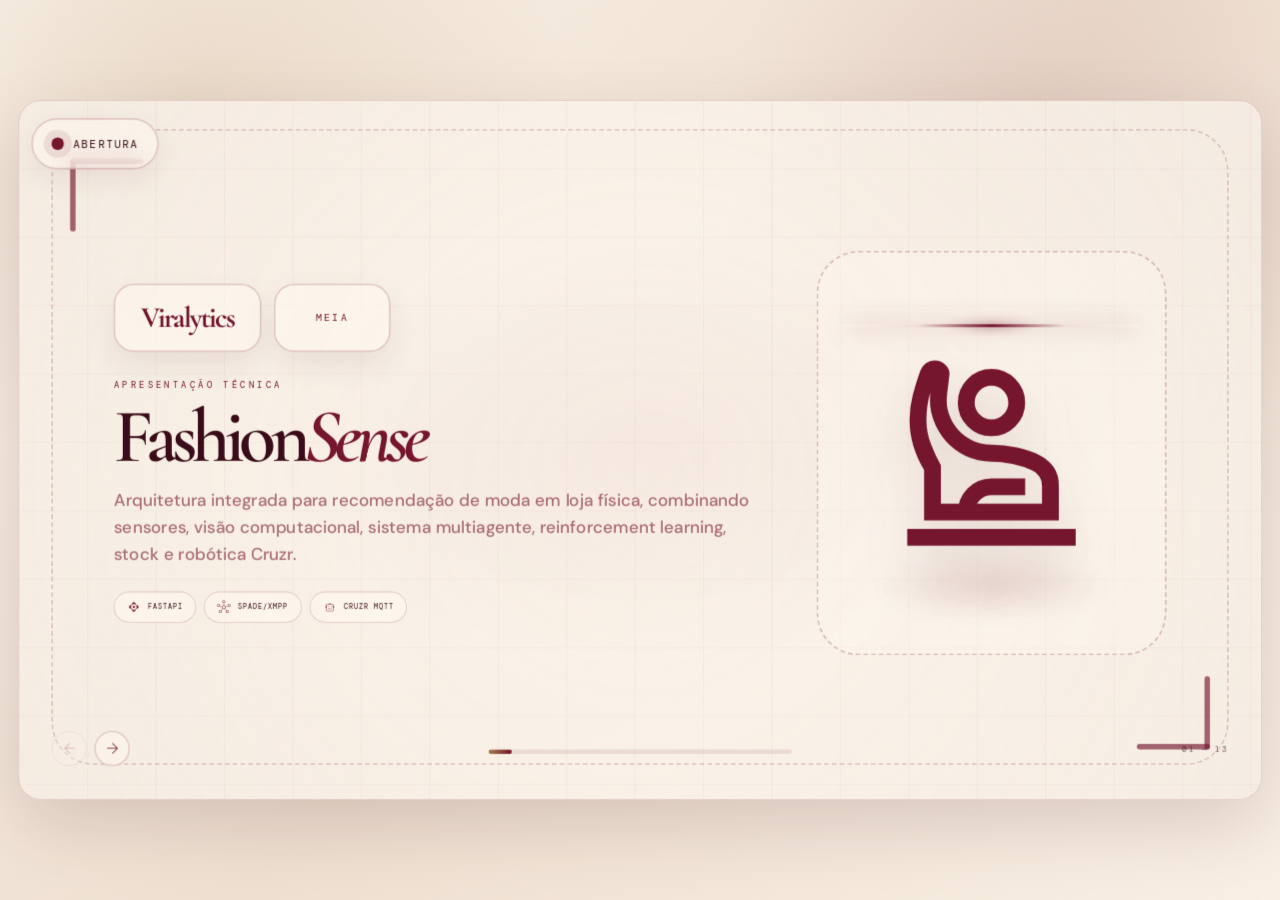
<file: fashionsense_tecnico.html>
<!DOCTYPE html>
<html lang="pt">
<head>
  <meta charset="UTF-8" />
  <meta name="viewport" content="width=device-width, initial-scale=1.0" />
  <title>FashionSense — Apresentação Técnica</title>

  <link rel="preconnect" href="https://fonts.googleapis.com">
  <link rel="preconnect" href="https://fonts.gstatic.com" crossorigin>
  <link href="https://fonts.googleapis.com/css2?family=Cormorant+Garamond:ital,wght@0,300;0,500;0,600;0,700;1,500;1,600&family=DM+Sans:wght@300;400;500;600;700&family=DM+Mono:wght@300;400;500&display=swap" rel="stylesheet">
  <link href="https://fonts.googleapis.com/css2?family=Material+Symbols+Outlined:opsz,wght,FILL,GRAD@24,200,0,-25" rel="stylesheet">

  <style>
    :root{
      --paper:#F6EDE3;
      --paper2:#FFF8EF;
      --paper3:#E8D7C7;
      --bordo:#76152E;
      --bordo2:#9E294A;
      --bordo3:#3A0B18;
      --gold:#AA7F4E;
      --muted:rgba(58,11,24,.62);
      --muted2:rgba(58,11,24,.42);
      --line:rgba(118,21,46,.20);
      --dash:rgba(118,21,46,.20);
      --shadow:0 32px 90px rgba(58,11,24,.15);
      --ease:cubic-bezier(.16,1,.3,1);
    }

    *{box-sizing:border-box;margin:0;padding:0}
    html,body{width:100%;height:100%;overflow:hidden}
    body{
      background:
        radial-gradient(circle at 15% 13%, rgba(170,127,78,.18), transparent 28%),
        radial-gradient(circle at 82% 18%, rgba(118,21,46,.10), transparent 26%),
        linear-gradient(135deg,#FBF3EA,#EFE0D1 52%,#FAF0E5);
      font-family:"DM Sans",sans-serif;
      color:var(--bordo3);
    }

    .ms{font-family:"Material Symbols Outlined";font-weight:200;font-style:normal;font-size:24px;line-height:1;letter-spacing:normal;text-transform:none;display:inline-block;white-space:nowrap;-webkit-font-feature-settings:"liga";font-feature-settings:"liga"}

    .grain{position:fixed;inset:0;z-index:50;pointer-events:none;opacity:.10;mix-blend-mode:multiply;background-image:url("data:image/svg+xml,%3Csvg xmlns='http://www.w3.org/2000/svg' width='170' height='170'%3E%3Cfilter id='n'%3E%3CfeTurbulence type='fractalNoise' baseFrequency='.85' numOctaves='3' stitchTiles='stitch'/%3E%3C/filter%3E%3Crect width='170' height='170' filter='url(%23n)' opacity='.28'/%3E%3C/svg%3E")}

    .viewport{position:fixed;inset:0;display:grid;place-items:center;padding:18px}
    .deck{
      width:1600px;height:900px;position:absolute;left:50%;top:50%;transform-origin:center center;overflow:hidden;
      border-radius:30px;isolation:isolate;background:
        linear-gradient(90deg,rgba(118,21,46,.038) 1px,transparent 1px),
        linear-gradient(0deg,rgba(118,21,46,.030) 1px,transparent 1px),
        radial-gradient(circle at 50% 54%,rgba(255,248,239,.82),rgba(246,237,227,.95));
      background-size:88px 88px,88px 88px,100% 100%;
      border:1px solid rgba(118,21,46,.16);box-shadow:var(--shadow);animation:deckIn .8s var(--ease) both;
    }
    @keyframes deckIn{from{opacity:0;filter:blur(8px)}to{opacity:1;filter:none}}

    .deck::before{content:"";position:absolute;inset:36px 42px 44px;border:2px dashed var(--dash);border-radius:54px;z-index:1;pointer-events:none}
    .deck::after{content:"";position:absolute;inset:0;pointer-events:none;z-index:0;background:radial-gradient(ellipse at center,rgba(118,21,46,.045),transparent 43%);animation:bgBreath 7s ease-in-out infinite}
    @keyframes bgBreath{50%{transform:scale(1.04);opacity:.60}}

    .slides{position:absolute;inset:0;z-index:5}
    .slide{position:absolute;inset:0;display:grid;padding:122px 122px 114px;opacity:0;pointer-events:none;transform:scale(1.02);filter:blur(10px);transition:opacity .55s ease, transform .8s var(--ease), filter .8s ease}
    .slide.active{opacity:1;pointer-events:auto;transform:none;filter:none}
    .slide.exit-left{opacity:0;transform:translateX(-6%) scale(.985);filter:blur(12px)}
    .slide.exit-right{opacity:0;transform:translateX(6%) scale(.985);filter:blur(12px)}
    .slide.exit-up{opacity:0;transform:translateY(-5%) scale(.988);filter:blur(12px)}
    .slide.exit-down{opacity:0;transform:translateY(5%) scale(.988);filter:blur(12px)}
    .slide.exit-zoom{opacity:0;transform:scale(1.06);filter:blur(16px)}
    .slide.exit-film{opacity:0;transform:scale(.965) rotate(-.4deg);filter:blur(12px)}
    .slide.enter-right{transform:translateX(6%) scale(.985);filter:blur(12px)}
    .slide.enter-left{transform:translateX(-6%) scale(.985);filter:blur(12px)}
    .slide.enter-up{transform:translateY(-5%) scale(.988);filter:blur(12px)}
    .slide.enter-down{transform:translateY(5%) scale(.988);filter:blur(12px)}
    .slide.enter-zoom{transform:scale(1.06);filter:blur(16px)}
    .slide.enter-film{transform:scale(.965) rotate(.4deg);filter:blur(12px)}

    .top-pill{position:absolute;top:22px;left:16px;z-index:30;height:66px;padding:0 24px;border:2px solid rgba(118,21,46,.20);background:rgba(255,248,239,.58);border-radius:999px;display:flex;align-items:center;gap:12px;font-family:"DM Mono",monospace;font-size:14px;letter-spacing:.18em;text-transform:uppercase;color:var(--bordo3);box-shadow:0 14px 36px rgba(58,11,24,.08);backdrop-filter:blur(12px)}
    .live-dot{width:16px;height:16px;border-radius:50%;background:var(--bordo);box-shadow:0 0 0 10px rgba(118,21,46,.10);animation:livePulse 1.8s ease-in-out infinite}
    @keyframes livePulse{50%{box-shadow:0 0 0 16px rgba(118,21,46,.06);transform:scale(.92)}}

    .corner{position:absolute;z-index:18;width:108px;height:108px;pointer-events:none}
    .corner::before,.corner::after{content:"";position:absolute;background:var(--bordo);opacity:.65}
    .corner.tl{left:66px;top:74px}.corner.br{right:66px;bottom:64px}
    .corner.tl::before{left:0;top:0;width:94px;height:7px;border-radius:8px}.corner.tl::after{left:0;top:0;width:7px;height:94px;border-radius:8px}
    .corner.br::before{right:0;bottom:0;width:94px;height:7px;border-radius:8px}.corner.br::after{right:0;bottom:0;width:7px;height:94px;border-radius:8px}

    .kicker{font-family:"DM Mono",monospace;font-size:12px;letter-spacing:.32em;text-transform:uppercase;color:var(--bordo);margin-bottom:16px}
    .h1,.h2{font-family:"Cormorant Garamond",serif;color:var(--bordo3);font-weight:600;letter-spacing:-.075em}
    .h1{font-size:98px;line-height:.88}.h2{font-size:76px;line-height:.92}
    .h1 em,.h2 em{font-style:italic;color:var(--bordo)}
    .lead{color:rgba(118,21,46,.60);font-size:22px;line-height:1.58;font-weight:500;max-width:900px}
    .small{font-size:14px;line-height:1.55;color:var(--muted)}

    .stagger>*{opacity:0;transform:translateY(20px)}
    .active .stagger>*{animation:stagger .72s var(--ease) forwards}
    .active .stagger>*:nth-child(1){animation-delay:.08s}.active .stagger>*:nth-child(2){animation-delay:.16s}.active .stagger>*:nth-child(3){animation-delay:.24s}.active .stagger>*:nth-child(4){animation-delay:.32s}.active .stagger>*:nth-child(5){animation-delay:.40s}.active .stagger>*:nth-child(6){animation-delay:.48s}.active .stagger>*:nth-child(7){animation-delay:.56s}
    @keyframes stagger{to{opacity:1;transform:none}}

    .center{place-self:center;text-align:center;width:100%;position:relative;z-index:10}.center .lead{margin:22px auto 0;text-align:center}
    .logos{display:flex;gap:16px;align-items:center;margin-bottom:34px}
    .logo-card{width:150px;height:88px;border:2px solid var(--line);border-radius:26px;background:rgba(255,248,239,.62);display:grid;place-items:center;box-shadow:0 16px 40px rgba(58,11,24,.08);font-family:"DM Mono";font-size:13px;letter-spacing:.20em;text-transform:uppercase;color:var(--bordo)}
    .logo-card.big{width:190px;font-family:"Cormorant Garamond";font-size:38px;letter-spacing:-.06em;text-transform:none;font-weight:700}

    .cover-layout{height:100%;display:grid;grid-template-columns:1fr 450px;gap:54px;align-items:center;position:relative;z-index:10}
    .cover-copy .lead{margin-top:22px}
    .cover-tags{display:flex;gap:10px;flex-wrap:wrap;margin-top:30px}
    .tag{height:40px;padding:0 16px;border:1.5px solid var(--line);border-radius:999px;background:rgba(255,248,239,.62);display:inline-flex;align-items:center;gap:9px;font-family:"DM Mono";font-size:9px;letter-spacing:.16em;text-transform:uppercase;color:var(--bordo3)}
    .tag .ms{font-size:18px;color:var(--bordo)}

    .scan-box{height:520px;border:2px dashed rgba(118,21,46,.26);border-radius:54px;background:rgba(255,248,239,.34);display:grid;place-items:center;position:relative;overflow:hidden}
    .scan-box::after{content:"";position:absolute;inset:auto 15% 8% 15%;height:90px;background:radial-gradient(ellipse at center,rgba(118,21,46,.13),transparent 68%);filter:blur(8px)}
    .scan-line{position:absolute;left:32px;right:32px;top:92px;height:4px;border-radius:999px;z-index:15;background:linear-gradient(90deg,transparent,rgba(118,21,46,.08),var(--bordo),rgba(118,21,46,.08),transparent);box-shadow:0 0 28px rgba(118,21,46,.36),0 0 70px rgba(118,21,46,.12);animation:scanMove 3.4s ease-in-out infinite}
    .scan-line::before{content:"";position:absolute;left:50%;top:50%;transform:translate(-50%,-50%);width:120px;height:22px;border-radius:999px;background:radial-gradient(ellipse at center,rgba(118,21,46,.30),transparent 70%);filter:blur(5px)}
    @keyframes scanMove{0%{top:82px;opacity:0}10%{opacity:1}50%{top:430px;opacity:1}90%{opacity:1}100%{top:82px;opacity:0}}
    .hanger-icon{width:260px;height:260px;color:var(--bordo);filter:drop-shadow(0 28px 32px rgba(58,11,24,.13));animation:float 4.2s ease-in-out infinite;z-index:3}
    @keyframes float{50%{transform:translateY(-12px)}}.hanger-icon svg{width:100%;height:100%;fill:currentColor}

    .cards{display:grid;grid-template-columns:repeat(3,1fr);gap:18px;position:relative;z-index:10;margin-top:36px}
    .cards.four{grid-template-columns:repeat(4,1fr)}
    .card{min-height:186px;border:2px solid rgba(118,21,46,.18);border-radius:30px;background:rgba(255,248,239,.50);padding:24px 21px;text-align:left;box-shadow:0 18px 48px rgba(58,11,24,.08);backdrop-filter:blur(10px);transition:.25s var(--ease);overflow:hidden}
    .card:hover{transform:translateY(-8px);background:rgba(255,248,239,.72)}
    .card small{font-family:"DM Mono";font-size:10px;letter-spacing:.25em;text-transform:uppercase;color:rgba(118,21,46,.42)}
    .card .ms{font-size:32px;color:var(--bordo);margin:18px 0 13px}.card h3{font-size:18px;margin-bottom:8px;color:var(--bordo3)}.card p{font-size:13px;line-height:1.5;color:var(--muted)}

    .split{display:grid;grid-template-columns:520px 1fr;gap:36px;align-items:center;position:relative;z-index:10}
    .panel{border:2px solid rgba(118,21,46,.18);border-radius:38px;background:rgba(255,248,239,.52);padding:34px;box-shadow:0 20px 60px rgba(58,11,24,.08);backdrop-filter:blur(12px)}
    .panel.dark{background:var(--bordo);color:var(--paper2);border-color:var(--bordo);box-shadow:0 28px 80px rgba(118,21,46,.25)}
    .panel.dark .kicker{color:rgba(255,248,239,.65)}.panel.dark .h2,.panel.dark p{color:var(--paper2)}.panel.dark em{color:rgba(255,248,239,.68)}
    .list{display:grid;gap:13px}.row{border:2px solid rgba(118,21,46,.16);border-radius:24px;background:rgba(255,248,239,.54);padding:15px 18px;display:grid;grid-template-columns:44px 1fr;gap:15px;align-items:center}.row .ms{color:var(--bordo);font-size:27px}.row h3{font-size:17px;margin-bottom:4px}.row p{font-size:13px;line-height:1.42;color:var(--muted)}

    .flow{display:grid;grid-template-columns:repeat(4,1fr);gap:0;margin-top:40px;position:relative;z-index:10}.flow::before{content:"";position:absolute;left:8%;right:8%;top:39px;height:3px;background:linear-gradient(90deg,var(--bordo),rgba(118,21,46,.08))}.step{position:relative;z-index:2;padding:0 16px;text-align:center}.dot{width:78px;height:78px;border:2px solid rgba(118,21,46,.25);border-radius:50%;background:var(--paper2);display:grid;place-items:center;margin:0 auto 18px;color:var(--bordo);box-shadow:0 16px 42px rgba(58,11,24,.09);animation:dotPulse 3.2s ease-in-out infinite}.step:nth-child(2) .dot{animation-delay:.25s}.step:nth-child(3) .dot{animation-delay:.5s}.step:nth-child(4) .dot{animation-delay:.75s}@keyframes dotPulse{50%{transform:translateY(-7px);box-shadow:0 0 0 18px rgba(118,21,46,.05),0 16px 42px rgba(58,11,24,.09)}}.step small{font-family:"DM Mono";font-size:10px;letter-spacing:.25em;color:rgba(118,21,46,.42)}.step h3{font-size:18px;margin:10px 0 8px}.step p{font-size:13px;line-height:1.45;color:var(--muted)}

    .screen{border:2px solid var(--line);border-radius:34px;background:rgba(255,248,239,.65);box-shadow:0 22px 64px rgba(58,11,24,.10);overflow:hidden}
    .screen-head{height:58px;border-bottom:2px solid var(--line);display:flex;align-items:center;justify-content:space-between;padding:0 18px}.screen-logo{font-family:"Cormorant Garamond";font-size:31px;font-weight:700;letter-spacing:-.07em;color:var(--bordo3)}.screen-tabs{display:flex;gap:8px}.screen-tabs i{width:44px;height:22px;border-radius:999px;background:rgba(118,21,46,.09)}.screen-tabs i.on{background:var(--bordo)}
    .screen-body{display:grid;grid-template-columns:1fr 34%;min-height:390px}.chat{padding:22px;display:flex;flex-direction:column;justify-content:space-between;border-right:2px solid var(--line)}.bubble{max-width:80%;border:1.5px solid var(--line);background:var(--paper2);border-radius:18px;padding:14px 16px;box-shadow:0 12px 28px rgba(58,11,24,.07);font-size:14px;line-height:1.45}.composer{height:48px;border:1.5px solid var(--line);border-radius:999px;background:var(--paper2);display:flex;align-items:center;justify-content:space-between;padding-left:16px;color:rgba(58,11,24,.45)}.send{width:38px;height:38px;border-radius:50%;background:var(--bordo);display:grid;place-items:center;color:var(--paper2);margin-right:5px}.side{display:grid;grid-template-rows:1fr 1fr}.mini-panel{padding:18px;border-bottom:2px solid var(--line)}.mini-panel:last-child{border-bottom:0}.dash{height:9px;border-radius:999px;background:rgba(118,21,46,.09);margin:10px 0;overflow:hidden}.dash b{display:block;height:100%;width:66%;border-radius:999px;background:var(--gold)}

    .tech-grid{display:grid;grid-template-columns:repeat(3,1fr);gap:14px;position:relative;z-index:10;margin-top:36px}.chip{border:2px solid rgba(118,21,46,.16);border-radius:26px;background:rgba(255,248,239,.50);padding:17px;display:flex;align-items:center;gap:14px;min-height:72px;color:var(--muted);font-size:14px;text-decoration:none;transition:.2s var(--ease)}.chip:hover{transform:translateY(-5px);background:var(--paper2);border-color:rgba(118,21,46,.35)}.chip .ms{color:var(--bordo)}

    .artifact-links{display:flex;gap:10px;flex-wrap:wrap;margin-top:22px;position:relative;z-index:12}.split>.artifact-links{grid-column:1/-1;margin-top:0}.center .artifact-links{justify-content:center}.panel.dark .artifact-links{margin-top:28px}.artifact{min-height:42px;padding:0 14px;border:1.5px solid rgba(118,21,46,.22);border-radius:999px;background:rgba(255,248,239,.66);display:inline-flex;align-items:center;gap:8px;text-decoration:none;color:var(--bordo3);font-family:"DM Mono";font-size:10px;letter-spacing:.10em;text-transform:uppercase;box-shadow:0 12px 28px rgba(58,11,24,.07);transition:.2s var(--ease)}.artifact:hover{transform:translateY(-3px);background:var(--paper2);border-color:rgba(118,21,46,.38)}.artifact .ms{font-size:18px;color:var(--bordo)}.panel.dark .artifact{background:rgba(255,248,239,.12);color:var(--paper2);border-color:rgba(255,248,239,.25)}.panel.dark .artifact .ms{color:var(--paper2)}
    .artifact-mini{display:inline-flex;align-items:center;gap:6px;margin-top:12px;color:var(--bordo);font-family:"DM Mono";font-size:10px;text-transform:uppercase;letter-spacing:.10em;text-decoration:none}.artifact-mini .ms{font-size:16px;margin:0;color:var(--bordo)}
    .results-layout{display:grid;grid-template-columns:1fr 1.18fr;gap:20px;margin-top:24px;position:relative;z-index:12;text-align:left}.metrics-table{border:2px solid rgba(118,21,46,.18);border-radius:28px;overflow:hidden;background:rgba(255,248,239,.58);box-shadow:0 18px 48px rgba(58,11,24,.08)}.metrics-table table{width:100%;border-collapse:collapse;font-size:13px}.metrics-table th{font-family:"DM Mono";font-size:10px;letter-spacing:.16em;text-transform:uppercase;color:var(--bordo);background:rgba(118,21,46,.07);padding:13px 14px}.metrics-table td{padding:13px 14px;border-top:1px solid rgba(118,21,46,.12);color:var(--muted)}.metrics-table td strong{color:var(--bordo3)}.plot-grid{display:grid;grid-template-columns:repeat(2,1fr);gap:12px}.plot-card{border:2px solid rgba(118,21,46,.18);border-radius:24px;background:rgba(255,248,239,.58);overflow:hidden;text-decoration:none;color:var(--bordo3);box-shadow:0 18px 48px rgba(58,11,24,.08);transition:.2s var(--ease)}.plot-card:hover{transform:translateY(-6px);background:var(--paper2)}.plot-card img{display:block;width:100%;height:128px;object-fit:cover;background:rgba(118,21,46,.06)}.plot-card span{display:flex;align-items:center;gap:8px;padding:10px 12px;font-family:"DM Mono";font-size:9px;letter-spacing:.12em;text-transform:uppercase;color:var(--bordo)}.plot-card .ms{font-size:16px}
    .study-layout{display:grid;grid-template-columns:1.05fr .95fr;gap:18px;margin-top:22px;position:relative;z-index:12;text-align:left}.study-panel{border:2px solid rgba(118,21,46,.18);border-radius:26px;background:rgba(255,248,239,.58);box-shadow:0 18px 48px rgba(58,11,24,.08);overflow:hidden}.study-panel.pad{padding:18px}.study-panel h3{font-size:18px;color:var(--bordo3);margin-bottom:10px}.study-panel p{font-size:12px;line-height:1.45;color:var(--muted)}.study-steps{display:grid;grid-template-columns:repeat(2,1fr);gap:10px}.study-step{border:1.5px solid rgba(118,21,46,.14);border-radius:18px;background:rgba(255,248,239,.62);padding:12px}.study-step small{font-family:"DM Mono";font-size:9px;letter-spacing:.18em;text-transform:uppercase;color:var(--bordo)}.study-step strong{display:block;font-size:17px;margin:5px 0;color:var(--bordo3)}.study-panel .metrics-table{border:0;border-radius:0;box-shadow:none;background:transparent}.study-chart{display:grid;gap:12px;margin-top:14px}.bar-row{display:grid;grid-template-columns:118px 1fr 52px;gap:10px;align-items:center;font-family:"DM Mono";font-size:10px;color:var(--muted)}.bar-track{height:18px;border-radius:999px;background:rgba(118,21,46,.10);overflow:hidden}.bar-fill{height:100%;border-radius:999px;background:linear-gradient(90deg,var(--gold),var(--bordo))}.bar-fill.soft{background:linear-gradient(90deg,#8ab6d6,var(--bordo2))}.finding-grid{display:grid;grid-template-columns:repeat(3,1fr);gap:10px;margin-top:14px}.finding{border:1.5px solid rgba(118,21,46,.14);border-radius:18px;background:rgba(255,248,239,.62);padding:12px}.finding b{display:block;font-size:22px;color:var(--bordo);margin-bottom:4px}.finding span{font-size:11px;line-height:1.35;color:var(--muted);display:block}.study-code{margin-top:10px;border-radius:20px;background:#20151a;color:#f6ede3;padding:16px 18px;font-family:"DM Mono",monospace;font-size:10px;line-height:1.55;white-space:pre-wrap;overflow:hidden;box-shadow:0 18px 48px rgba(58,11,24,.12)}.study-code .c{color:#b7a99e}.study-code .k{color:#ffcf86}.study-code .s{color:#f6a6b8}.study-code .n{color:#a8d8ff}.study-code .g{color:#a8f0c6}.rl-layout{grid-template-columns:.78fr 1.22fr;gap:16px}.rl-side{display:grid;grid-template-rows:auto 1fr;gap:14px}.rl-plot{border:2px solid rgba(118,21,46,.18);border-radius:22px;background:rgba(255,248,239,.70);padding:10px;box-shadow:0 18px 48px rgba(58,11,24,.08)}.rl-plot img{display:block;width:100%;height:260px;object-fit:contain;border-radius:14px;background:white}.rl-side .study-code{font-size:9px;line-height:1.42;margin-top:0}.conclusion-grid{display:grid;grid-template-columns:repeat(3,1fr);gap:16px;margin-top:28px;position:relative;z-index:12;text-align:left}.conclusion-card{border:2px solid rgba(118,21,46,.18);border-radius:26px;background:rgba(255,248,239,.58);padding:22px;box-shadow:0 18px 48px rgba(58,11,24,.08)}.conclusion-card small{font-family:"DM Mono";font-size:10px;letter-spacing:.18em;text-transform:uppercase;color:var(--bordo)}.conclusion-card h3{font-size:20px;margin:9px 0;color:var(--bordo3)}.conclusion-card p{font-size:13px;line-height:1.45;color:var(--muted)}
    .artifact-modal{position:absolute;inset:0;z-index:80;display:none;place-items:center;padding:72px;background:rgba(58,11,24,.32);backdrop-filter:blur(14px)}.artifact-modal.open{display:grid;animation:modalFade .22s ease both}@keyframes modalFade{from{opacity:0}to{opacity:1}}.modal-window{width:min(1280px,92%);height:min(700px,82%);border:2px solid rgba(118,21,46,.25);border-radius:34px;background:linear-gradient(180deg,rgba(255,248,239,.98),rgba(246,237,227,.98));box-shadow:0 38px 110px rgba(58,11,24,.35);overflow:hidden;display:grid;grid-template-rows:72px 1fr;transform:translateY(14px) scale(.985);animation:modalIn .28s var(--ease) forwards}@keyframes modalIn{to{transform:none}}.modal-head{display:flex;align-items:center;justify-content:space-between;padding:0 20px 0 26px;border-bottom:2px solid rgba(118,21,46,.14);gap:18px}.modal-title{min-width:0}.modal-title h3{font-size:19px;color:var(--bordo3);white-space:nowrap;overflow:hidden;text-overflow:ellipsis}.modal-title p{font-family:"DM Mono";font-size:10px;letter-spacing:.10em;text-transform:uppercase;color:rgba(118,21,46,.52);white-space:nowrap;overflow:hidden;text-overflow:ellipsis;margin-top:5px}.modal-actions{display:flex;gap:8px;align-items:center}.modal-actions a,.modal-actions button{width:auto;height:42px;border-radius:999px;padding:0 14px;text-decoration:none;font-family:"DM Mono";font-size:10px;letter-spacing:.10em;text-transform:uppercase}.modal-body{min-height:0;padding:0;background:rgba(255,248,239,.60);overflow:hidden}.code-view{height:100%;overflow:auto;background:#20151a;color:#f6ede3;font-family:"DM Mono",monospace;font-size:12px;line-height:1.62;padding:22px 0}.code-line{display:grid;grid-template-columns:64px 1fr;gap:18px;padding:0 24px}.code-line:hover{background:rgba(255,248,239,.06)}.code-ln{text-align:right;color:rgba(246,237,227,.36);user-select:none}.code-text{white-space:pre;tab-size:2}.code-comment{color:#b7a99e}.code-key{color:#ffcf86}.code-str{color:#f6a6b8}.code-fn{color:#a8d8ff}.image-view{height:100%;display:grid;place-items:center;padding:24px;background:rgba(255,248,239,.78)}.image-view img{max-width:100%;max-height:100%;object-fit:contain;border-radius:18px;box-shadow:0 22px 70px rgba(58,11,24,.18);background:white}.doc-view{height:100%;overflow:auto;padding:26px 32px;font-size:15px;line-height:1.65;color:var(--bordo3)}.doc-view h1,.doc-view h2,.doc-view h3{font-family:"Cormorant Garamond";letter-spacing:-.04em;color:var(--bordo3);margin:18px 0 8px}.doc-view h1{font-size:36px}.doc-view h2{font-size:28px}.doc-view h3{font-size:22px}.doc-view table{width:100%;border-collapse:collapse;margin:16px 0;background:rgba(255,248,239,.72);font-size:13px}.doc-view th,.doc-view td{border:1px solid rgba(118,21,46,.16);padding:8px 10px;text-align:left}.doc-view th{font-family:"DM Mono";font-size:10px;text-transform:uppercase;color:var(--bordo);background:rgba(118,21,46,.07)}.doc-view code{font-family:"DM Mono";font-size:.92em;color:var(--bordo);background:rgba(118,21,46,.08);padding:1px 5px;border-radius:6px}.modal-loading{height:100%;display:grid;place-items:center;font-family:"DM Mono";font-size:12px;letter-spacing:.16em;text-transform:uppercase;color:var(--muted)}
    .sensor-lab{position:relative;z-index:10;border:2px solid rgba(118,21,46,.18);border-radius:36px;background:rgba(255,248,239,.52);box-shadow:0 22px 64px rgba(58,11,24,.10);padding:20px;display:grid;grid-template-rows:360px 1fr;gap:14px}.sensor-diagram{position:relative;border:1.5px solid rgba(118,21,46,.13);border-radius:28px;background:linear-gradient(135deg,rgba(255,248,239,.86),rgba(232,215,199,.48));overflow:hidden}.sensor-diagram svg{width:100%;height:100%;display:block}.wire{fill:none;stroke-width:4;stroke-linecap:round;stroke-linejoin:round}.wire.red{stroke:#c94545}.wire.black{stroke:#45372f}.wire.yellow{stroke:#d7a82f}.wire.green{stroke:#358b6d}.wire.blue{stroke:#4774b8}.wire.orange{stroke:#df7b31}.wire.pink{stroke:#8d1234}.sensor-ray{stroke:rgba(118,21,46,.22);stroke-width:3;stroke-dasharray:8 10;animation:rayPulse 2.5s ease-in-out infinite}.sensor-ray.b{animation-delay:.55s}@keyframes rayPulse{50%{stroke:rgba(118,21,46,.55);stroke-dashoffset:28}}.diagram-label{font-family:"DM Mono";font-size:12px;letter-spacing:.12em;text-transform:uppercase;fill:var(--bordo3)}.diagram-small{font-family:"DM Sans";font-size:13px;fill:rgba(58,11,24,.62)}.pin-text{font-family:"DM Mono";font-size:10px;fill:rgba(58,11,24,.70)}.bus-label{font-family:"DM Mono";font-size:10px;letter-spacing:.10em;fill:var(--paper2)}.hotspot{position:absolute;border:0;width:auto;height:auto;border-radius:999px;background:var(--bordo);color:var(--paper2);font-family:"DM Mono";font-size:9px;letter-spacing:.10em;text-transform:uppercase;padding:8px 11px;box-shadow:0 12px 28px rgba(58,11,24,.22);display:flex;align-items:center;gap:5px}.hotspot .ms{font-size:14px;color:var(--paper2)}.hotspot:hover,.hotspot.active{transform:translateY(-3px);background:var(--bordo2)}.hs-a{left:36px;top:112px}.hs-b{left:36px;bottom:120px}.hs-level{left:38%;top:96px}.hs-arduino{left:61%;top:96px}.hs-net{right:36px;top:142px}.sensor-info{display:grid;grid-template-columns:1fr 270px;gap:14px;align-items:stretch}.info-card{border:1.5px solid rgba(118,21,46,.14);border-radius:24px;background:rgba(255,248,239,.72);padding:16px 18px}.info-card small{font-family:"DM Mono";font-size:10px;letter-spacing:.18em;text-transform:uppercase;color:var(--bordo)}.info-card h3{font-size:20px;margin:7px 0 6px}.info-card p{font-size:13px;line-height:1.48;color:var(--muted)}.direction-tools{display:grid;gap:9px}.flow-btn{width:100%;height:48px;border-radius:18px;border:1.5px solid rgba(118,21,46,.18);background:rgba(255,248,239,.72);font-family:"DM Mono";font-size:10px;letter-spacing:.12em;text-transform:uppercase;color:var(--bordo3);display:flex;align-items:center;justify-content:center;gap:8px}.flow-btn:hover,.flow-btn.active{background:var(--bordo);color:var(--paper2);transform:none}.flow-btn .ms{font-size:18px}.flow-enter .path-ab,.flow-exit .path-ba{stroke:var(--bordo);stroke-width:5;filter:drop-shadow(0 0 6px rgba(118,21,46,.28));animation:flowDash 1.6s linear infinite}.path-ab,.path-ba{stroke-dasharray:12 14}@keyframes flowDash{to{stroke-dashoffset:-80}}
    .sensor-slide .split{grid-template-columns:410px 1fr;gap:28px}.sensor-slide .panel{padding:30px}.sensor-slide .sensor-lab{grid-template-rows:382px 1fr}.sensor-slide .lead{font-size:20px}
    .agent-protocol{display:grid;grid-template-columns:1fr 1.22fr;gap:16px;margin-top:24px;position:relative;z-index:12;text-align:left}.protocol-steps{display:grid;gap:10px}.proto-step{border:1.5px solid rgba(118,21,46,.16);border-radius:20px;background:rgba(255,248,239,.58);padding:12px 14px;display:grid;grid-template-columns:42px 1fr;gap:12px;align-items:center}.proto-step b{width:36px;height:36px;border-radius:50%;display:grid;place-items:center;background:var(--bordo);color:var(--paper2);font-family:"DM Mono";font-size:12px}.proto-step h3{font-size:15px;margin-bottom:2px}.proto-step p{font-size:12px;line-height:1.35;color:var(--muted)}.xmpp-trace{border:2px solid rgba(118,21,46,.18);border-radius:24px;background:#20151a;color:#f6ede3;box-shadow:0 18px 48px rgba(58,11,24,.10);overflow:hidden}.xmpp-head{height:42px;display:flex;align-items:center;justify-content:space-between;padding:0 16px;border-bottom:1px solid rgba(246,237,227,.12);font-family:"DM Mono";font-size:10px;letter-spacing:.14em;text-transform:uppercase;color:#f6ede3}.xmpp-body{padding:13px 16px;font-family:"DM Mono";font-size:10px;line-height:1.58;white-space:pre;overflow:hidden}.xmpp-body .req{color:#a8d8ff}.xmpp-body .inf{color:#ffcf86}.xmpp-body .cfp{color:#d9b3ff}.xmpp-body .pro{color:#a8f0c6}.xmpp-body .veto{color:#f6a6b8}.xmpp-body .rid{color:#b7a99e}
    .multiagent-slide .lead{font-size:18px;max-width:1000px;margin-top:14px}.multiagent-slide .cards{margin-top:18px;gap:12px}.multiagent-slide .card{min-height:132px;padding:16px 15px;border-radius:22px}.multiagent-slide .card .ms{font-size:24px;margin:10px 0 6px}.multiagent-slide .card h3{font-size:15px;margin-bottom:5px}.multiagent-slide .card p{font-size:11px;line-height:1.35}.multiagent-slide .artifact-mini{margin-top:6px;font-size:8px}.multiagent-slide .artifact-mini .ms{font-size:13px}.multiagent-slide .agent-protocol{grid-template-columns:.78fr 1.4fr;gap:12px;margin-top:14px}.multiagent-slide .protocol-steps{gap:6px}.multiagent-slide .proto-step{grid-template-columns:30px 1fr;padding:8px 10px;border-radius:16px}.multiagent-slide .proto-step b{width:26px;height:26px;font-size:10px}.multiagent-slide .proto-step h3{font-size:12px;margin-bottom:0}.multiagent-slide .proto-step p{font-size:10px;line-height:1.25}.multiagent-slide .xmpp-head{height:32px;font-size:9px}.multiagent-slide .xmpp-body{font-size:9px;line-height:1.38;padding:9px 12px}.multiagent-slide .artifact-links{margin-top:10px}
    .rl-slide .lead{font-size:17px;line-height:1.35;margin-top:12px;max-width:980px}.rl-slide .study-layout{margin-top:14px}.rl-slide .rl-layout{grid-template-columns:.72fr 1.28fr}.rl-left{display:grid;grid-template-rows:auto 1fr;gap:12px}.rl-slide .metrics-table table{font-size:12px}.rl-slide .metrics-table th{padding:10px 11px;font-size:9px}.rl-slide .metrics-table td{padding:10px 11px}.rl-slide .artifact-links{gap:7px;padding:0 10px 10px!important}.rl-slide .artifact{min-height:34px;padding:0 10px;font-size:8px}.rl-slide .artifact .ms{font-size:15px}.rl-slide .rl-plot{padding:10px;border-radius:20px;display:grid;place-items:center}.rl-slide .rl-plot img{height:430px;width:100%;object-fit:contain}.rl-slide .study-panel.pad{padding:12px 14px}.rl-slide .study-panel h3{font-size:15px;margin-bottom:6px}.rl-slide .study-code{font-size:8px;line-height:1.28;padding:10px 12px;border-radius:16px}
    .sensor-slide .hs-a{left:72px;top:104px}.sensor-slide .hs-b{left:72px;top:226px}.sensor-slide .hs-level{left:322px;top:116px}.sensor-slide .hs-arduino{left:535px;top:96px}.sensor-slide .hs-net{right:116px;top:96px}

    .team{display:grid;grid-template-columns:repeat(3,1fr);gap:16px;margin-top:30px}.member{height:188px;border:2px solid var(--line);border-radius:28px;background:rgba(255,248,239,.55);display:flex;flex-direction:column;align-items:center;justify-content:center;text-align:center;padding:18px;box-shadow:0 18px 48px rgba(58,11,24,.08)}.avatar{width:68px;height:68px;border-radius:50%;border:2px dashed rgba(118,21,46,.28);background:radial-gradient(circle,rgba(118,21,46,.10),transparent 65%);display:grid;place-items:center;color:var(--bordo);margin-bottom:13px}.avatar .ms{font-size:34px}.member h3{font-size:18px;margin-bottom:5px}.member p{font-size:12px;color:var(--muted);line-height:1.35}

    .quote{place-self:center;text-align:center;max-width:1050px;position:relative;z-index:10}.quote .mark{font-family:"Cormorant Garamond";font-size:150px;line-height:.55;color:rgba(118,21,46,.18)}.quote p{font-family:"Cormorant Garamond";font-size:58px;font-style:italic;line-height:1.16;letter-spacing:-.055em;color:var(--bordo3)}.quote small{display:block;margin-top:30px;font-family:"DM Mono";font-size:12px;letter-spacing:.25em;text-transform:uppercase;color:rgba(118,21,46,.50)}

    .controls{position:absolute;left:42px;right:42px;bottom:42px;z-index:30;display:flex;align-items:center;justify-content:space-between}.navs{display:flex;gap:9px}button{width:46px;height:46px;border-radius:50%;border:2px solid rgba(118,21,46,.18);background:rgba(255,248,239,.54);color:var(--bordo);display:grid;place-items:center;cursor:pointer;backdrop-filter:blur(12px);transition:.2s ease}button:hover{transform:translateY(-3px);background:var(--paper2)}button:disabled{opacity:.28;cursor:default;transform:none}.counter{font-family:"DM Mono";font-size:10px;letter-spacing:.26em;color:var(--muted);text-transform:uppercase}.progress-wrap{position:absolute;left:50%;bottom:58px;transform:translateX(-50%);width:390px;height:6px;background:rgba(118,21,46,.10);border-radius:999px;overflow:hidden;z-index:30}.progress{height:100%;width:0;background:linear-gradient(90deg,var(--gold),var(--bordo));border-radius:999px;transition:width .55s var(--ease)}
  </style>
</head>
<body>
  <div class="grain"></div>
  <div class="viewport">
    <main class="deck" id="deck">
      <div class="top-pill"><span class="live-dot"></span><span id="badge">Abertura</span></div>
      <div class="corner tl"></div><div class="corner br"></div>

      <section class="slides">
        <!-- 1. Abertura -->
        <article class="slide active" data-title="Abertura">
          <div class="cover-layout">
            <div class="cover-copy stagger">
              <div class="logos">
                <div class="logo-card big">Viralytics</div>
                <div class="logo-card">MEIA</div>
              </div>
              <div class="kicker">Apresentação técnica</div>
              <h1 class="h1">Fashion<em>Sense</em></h1>
              <p class="lead">Arquitetura integrada para recomendação de moda em loja física, combinando sensores, visão computacional, sistema multiagente, reinforcement learning, stock e robótica Cruzr.</p>
              <div class="cover-tags">
                <span class="tag"><span class="ms">api</span>FastAPI</span>
                <span class="tag"><span class="ms">hub</span>SPADE/XMPP</span>
                <span class="tag"><span class="ms">smart_toy</span>Cruzr MQTT</span>
              </div>
            </div>
            <div class="scan-box">
              <div class="scan-line"></div>
              <div class="hanger-icon">
                <svg viewBox="0 -960 960 960" xmlns="http://www.w3.org/2000/svg">
                  <path d="M80-40v-80h800v80H80Zm80-120v-240q-33-54-51-114.5T91-638q0-61 15.5-120T143-874q8-21 26-33.5t40-12.5q31 0 53 21t18 50l-11 91q-6 48 8.5 91t43.5 75.5q29 32.5 70 52t89 19.5q60 0 120.5 12.5T706-472q45 23 69.5 58.5T800-326v166H160Zm80-80h480v-86q0-24-12-42.5T674-398q-41-20-95-31t-99-11q-66 0-122.5-27t-96-72.5Q222-585 202-644.5T190-768q-10 30-14.5 64t-4.5 66q0 58 20.5 111.5T240-422v182Zm127-367q-47-47-47-113t47-113q47-47 113-47t113 47q47 47 47 113t-47 113q-47 47-113 47t-113-47Zm169.5-56.5Q560-687 560-720t-23.5-56.5Q513-800 480-800t-56.5 23.5Q400-753 400-720t23.5 56.5Q447-640 480-640t56.5-23.5ZM320-160v-37q0-67 46.5-115T480-360h160v80H480q-34 0-57 24.5T400-197v37h-80Z"/>
                </svg>
              </div>
            </div>
          </div>
        </article>

        <!-- 2. Objetivo -->
        <article class="slide" data-title="Objetivo">
          <div class="center stagger">
            <div class="kicker">Objetivo técnico</div>
            <h2 class="h2">Do sensor à <em>ação</em></h2>
            <p class="lead">O protótipo recolhe contexto do cliente, processa imagem e eventos físicos, calcula recomendações e aciona respostas digitais ou robóticas.</p>
            <div class="cards four">
              <div class="card"><small>Input</small><br><span class="ms">sensors</span><h3>Aquisição</h3><p>Câmara, upload mobile, WebSocket e sensores ultrassónicos ligados ao ESP32.</p><a class="artifact-mini" href="robotics/arduino_door_sensor/arduino_door_sensor.ino" target="_blank"><span class="ms">code</span>Sketch</a></div>
              <div class="card"><small>Processamento</small><br><span class="ms">visibility</span><h3>Visão</h3><p>Deteção de roupa, cor, pose, silhueta e tipo corporal.</p><a class="artifact-mini" href="src/api/main.py" target="_blank"><span class="ms">code</span>API</a></div>
              <div class="card"><small>Decisão</small><br><span class="ms">hub</span><h3>Agentes</h3><p>Agentes especializados avaliam candidatos de forma independente.</p><a class="artifact-mini" href="multi_agent/agents/orchestrator.py" target="_blank"><span class="ms">code</span>Orchestrator</a></div>
              <div class="card"><small>Output</small><br><span class="ms">smart_toy</span><h3>Ação</h3><p>Top-10 no frontend e comandos de navegação/fala para o Cruzr.</p><a class="artifact-mini" href="robotics/cruzr_bridge.py" target="_blank"><span class="ms">code</span>CruzrBridge</a></div>
            </div>
          </div>
        </article>

        <!-- 3. Arquitetura -->
        <article class="slide" data-title="Arquitetura">
          <div class="center stagger">
            <div class="kicker">Arquitetura geral</div>
            <h2 class="h2">Camadas do <em>sistema</em></h2>
            <p class="lead">A solução está organizada em camadas independentes: interface, API, modelos de visão, recomendação, agentes, base de dados e robótica.</p>
            <div class="cards four">
              <div class="card"><small>Cliente</small><br><span class="ms">phone_android</span><h3>Web & Android</h3><p>Frontend browser, captura mobile e fluxo de chat/refinamento.</p><a class="artifact-mini" href="frontend/index.html" target="_blank"><span class="ms">open_in_new</span>frontend</a></div>
              <div class="card"><small>Servidor</small><br><span class="ms">api</span><h3>FastAPI</h3><p>REST, WebSocket, autenticação, deteção, recomendações e robot.</p><a class="artifact-mini" href="src/api/main.py" target="_blank"><span class="ms">open_in_new</span>main.py</a></div>
              <div class="card"><small>Dados</small><br><span class="ms">database</span><h3>SQLite/Qdrant</h3><p>Catálogo, stock, filtros estruturados e pesquisa semântica.</p><a class="artifact-mini" href="LNIAGIA/DB/vector/VectorDBManager.py" target="_blank"><span class="ms">open_in_new</span>vector DB</a></div>
              <div class="card"><small>Execução</small><br><span class="ms">settings_input_antenna</span><h3>XMPP/MQTT</h3><p>Prosody para agentes e MQTT para comunicação com o robot.</p><a class="artifact-mini" href="docker-compose.yml" target="_blank"><span class="ms">open_in_new</span>compose</a></div>
            </div>
          </div>
        </article>

        <!-- 4. Sensores -->
        <article class="slide sensor-slide" data-title="Sensores">
          <div class="split">
            <div class="panel dark stagger">
              <div class="kicker">Sensores</div>
              <h2 class="h2">Aquisição de <em>dados</em></h2>
              <p class="lead">Montagem física do sensor de entrada: dois HC-SR04 ligados a uma breadboard grande, conversor de nível lógico e ESP32 em breadboard pequena a enviar eventos por Wi‑Fi/HTTPS.</p>
              <div class="artifact-links">
                <a class="artifact" href="robotics/arduino_door_sensor/arduino_door_sensor.ino" target="_blank"><span class="ms">code</span>Sketch ESP32</a>
                <a class="artifact" href="src/api/main.py" target="_blank"><span class="ms">api</span>Endpoint</a>
              </div>
            </div>
            <div class="sensor-lab stagger">
              <div class="sensor-diagram" id="sensorDiagram">
                <svg viewBox="0 0 1100 360" aria-label="Arquitetura interativa do sensor de entrada">
                  <defs>
                    <marker id="arrow" markerWidth="7" markerHeight="7" refX="6" refY="3.5" orient="auto">
                      <path d="M1,1 L6,3.5 L1,6 Z" fill="#76152E"></path>
                    </marker>
                  </defs>
                  <text x="70" y="42" class="diagram-label">1 · Sensores HC-SR04</text>
                  <text x="400" y="42" class="diagram-label">2 · Breadboard grande + conversor</text>
                  <text x="790" y="42" class="diagram-label">3 · Wi‑Fi/HTTPS + backend</text>

                  <rect x="44" y="82" width="210" height="82" rx="20" fill="#fff8ef" stroke="#76152E" stroke-opacity=".26" stroke-width="3"/>
                  <circle cx="92" cy="124" r="18" fill="#d8d0c5" stroke="#3A0B18" stroke-opacity=".34" stroke-width="4"/>
                  <circle cx="144" cy="124" r="18" fill="#d8d0c5" stroke="#3A0B18" stroke-opacity=".34" stroke-width="4"/>
                  <text x="178" y="120" class="diagram-label">A</text>
                  <text x="62" y="178" class="pin-text">VCC · TRIG · ECHO · GND</text>

                  <rect x="44" y="218" width="210" height="82" rx="20" fill="#fff8ef" stroke="#76152E" stroke-opacity=".26" stroke-width="3"/>
                  <circle cx="92" cy="260" r="18" fill="#d8d0c5" stroke="#3A0B18" stroke-opacity=".34" stroke-width="4"/>
                  <circle cx="144" cy="260" r="18" fill="#d8d0c5" stroke="#3A0B18" stroke-opacity=".34" stroke-width="4"/>
                  <text x="178" y="256" class="diagram-label">B</text>
                  <text x="62" y="315" class="pin-text">VCC · TRIG · ECHO · GND</text>
                  <path d="M260 164 L260 218" stroke="#76152E" stroke-width="2" stroke-dasharray="6 8"/>
                  <text x="268" y="196" class="pin-text">15 cm</text>

                  <rect x="330" y="78" width="250" height="232" rx="26" fill="#fff8ef" stroke="#76152E" stroke-opacity=".22" stroke-width="3"/>
                  <text x="380" y="108" class="diagram-label">Breadboard grande</text>
                  <line x1="356" y1="132" x2="554" y2="132" stroke="#c94545" stroke-width="5" stroke-linecap="round"/>
                  <line x1="356" y1="286" x2="554" y2="286" stroke="#45372f" stroke-width="5" stroke-linecap="round"/>
                  <text x="360" y="126" class="pin-text">+ 5V</text>
                  <text x="360" y="306" class="pin-text">GND</text>
                  <g opacity=".35">
                    <circle cx="368" cy="158" r="3" fill="#76152E"/><circle cx="388" cy="158" r="3" fill="#76152E"/><circle cx="408" cy="158" r="3" fill="#76152E"/><circle cx="428" cy="158" r="3" fill="#76152E"/><circle cx="448" cy="158" r="3" fill="#76152E"/><circle cx="468" cy="158" r="3" fill="#76152E"/><circle cx="488" cy="158" r="3" fill="#76152E"/><circle cx="508" cy="158" r="3" fill="#76152E"/><circle cx="528" cy="158" r="3" fill="#76152E"/>
                    <circle cx="368" cy="264" r="3" fill="#76152E"/><circle cx="388" cy="264" r="3" fill="#76152E"/><circle cx="408" cy="264" r="3" fill="#76152E"/><circle cx="428" cy="264" r="3" fill="#76152E"/><circle cx="448" cy="264" r="3" fill="#76152E"/><circle cx="468" cy="264" r="3" fill="#76152E"/><circle cx="488" cy="264" r="3" fill="#76152E"/><circle cx="508" cy="264" r="3" fill="#76152E"/><circle cx="528" cy="264" r="3" fill="#76152E"/>
                  </g>

                  <rect x="382" y="174" width="148" height="70" rx="16" fill="#76152E" opacity=".95"/>
                  <text x="404" y="202" class="bus-label">Conversor</text>
                  <text x="402" y="224" class="bus-label">5V ↔ 3.3V</text>
                  <text x="394" y="254" class="pin-text">Echo HC-SR04 → ESP32</text>

                  <rect x="660" y="184" width="230" height="116" rx="22" fill="#fff8ef" stroke="#76152E" stroke-opacity=".22" stroke-width="3"/>
                  <text x="708" y="322" class="pin-text">Breadboard pequena</text>
                  <rect x="700" y="212" width="150" height="62" rx="16" fill="#76152E" opacity=".95"/>
                  <text x="724" y="246" class="bus-label">ESP32</text>
                  <text x="694" y="178" class="pin-text">placa de desenvolvimento</text>

                  <rect x="928" y="74" width="142" height="62" rx="20" fill="#fff8ef" stroke="#76152E" stroke-opacity=".26" stroke-width="3"/>
                  <text x="958" y="102" class="diagram-label">HTTPS</text>
                  <text x="944" y="122" class="diagram-small">ngrok fixo</text>
                  <rect x="928" y="170" width="142" height="62" rx="20" fill="#fff8ef" stroke="#76152E" stroke-opacity=".26" stroke-width="3"/>
                  <text x="954" y="198" class="diagram-label">FastAPI</text>
                  <text x="944" y="218" class="diagram-small">/sensor/door</text>
                  <rect x="928" y="266" width="142" height="62" rx="20" fill="#76152E" opacity=".95"/>
                  <text x="964" y="294" class="bus-label">CRUZR</text>
                  <text x="946" y="314" class="bus-label">MQTT cmd</text>

                  <path class="wire red" d="M254 108 L330 132" marker-end="url(#arrow)"/>
                  <path class="wire black" d="M254 288 L330 286" marker-end="url(#arrow)"/>
                  <path class="wire yellow" d="M254 126 L330 180" marker-end="url(#arrow)"/>
                  <path class="wire green" d="M254 244 L382 210" marker-end="url(#arrow)"/>
                  <text x="270" y="88" class="pin-text">Cabos jumper / Dupont</text>

                  <path class="wire blue" d="M530 208 L660 232" marker-end="url(#arrow)"/>
                  <text x="548" y="198" class="pin-text">Echo 3.3V</text>
                  <path class="wire yellow" d="M700 230 L580 178" marker-end="url(#arrow)"/>
                  <text x="600" y="166" class="pin-text">Trig GPIO</text>
                  <path class="wire pink" d="M850 232 L900 232 L900 105 L928 105" marker-end="url(#arrow)"/>
                  <text x="858" y="92" class="pin-text">Wi‑Fi POST</text>
                  <path class="wire pink" d="M999 136 L999 170" marker-end="url(#arrow)"/>
                  <path class="wire pink" d="M999 232 L999 266" marker-end="url(#arrow)"/>

                  <path class="path-ab" d="M254 244 L382 210 L530 208 L660 232" fill="none" stroke="transparent"/>
                  <path class="path-ba" d="M254 126 L330 180 L580 178 L700 230" fill="none" stroke="transparent"/>
                </svg>
                <button class="hotspot hs-a active" data-sensor-topic="a"><span class="ms">sensors</span>A</button>
                <button class="hotspot hs-b" data-sensor-topic="b"><span class="ms">sensors</span>B</button>
                <button class="hotspot hs-level" data-sensor-topic="level"><span class="ms">electrical_services</span>5V→3.3V</button>
                <button class="hotspot hs-arduino" data-sensor-topic="esp32"><span class="ms">memory</span>ESP32</button>
                <button class="hotspot hs-net" data-sensor-topic="network"><span class="ms">wifi</span>HTTPS</button>
              </div>
              <div class="sensor-info">
                <div class="info-card">
                  <small id="sensorInfoKicker">Componente</small>
                  <h3 id="sensorInfoTitle">Sensor A</h3>
                  <p id="sensorInfoText">HC-SR04 alimentado a 5V. TRIG_A usa GPIO6; ECHO_A entra no GPIO7 depois de adaptação para 3.3V.</p>
                </div>
                <div class="direction-tools">
                  <button class="flow-btn active" data-flow="enter"><span class="ms">login</span>A → B · entrada</button>
                  <button class="flow-btn" data-flow="exit"><span class="ms">logout</span>B → A · saída</button>
                </div>
              </div>
            </div>
          </div>
        </article>

        <!-- 6. Multiagente -->
        <article class="slide multiagent-slide" data-title="Multiagente">
          <div class="center stagger">
            <div class="kicker">Sistema multiagente</div>
            <h2 class="h2">Ronda <em>sealed-bid</em></h2>
            <p class="lead">O OrchestratorAgent cria uma ronda, pede pesos, recolhe 40 candidatos, envia CFP aos agentes e agrega propostas num top-10.</p>
            <div class="cards four">
              <div class="card"><small>Coordenação</small><br><span class="ms">account_tree</span><h3>Orchestrator</h3><p>Serializa rondas, gere conv_id, timeouts e staleness.</p><a class="artifact-mini" href="multi_agent/agents/orchestrator.py" target="_blank"><span class="ms">code</span>ronda</a></div>
              <div class="card"><small>Pesos</small><br><span class="ms">tune</span><h3>FeatureWeight</h3><p>Transforma contexto em filtros e importâncias para os agentes.</p><a class="artifact-mini" href="multi_agent/agents/weight_agent.py" target="_blank"><span class="ms">code</span>pesos</a></div>
              <div class="card"><small>Scorers</small><br><span class="ms">groups</span><h3>Body/Colour/Clothing/Stock</h3><p>Cada agente pontua candidatos segundo a sua especialidade.</p><a class="artifact-mini" href="multi_agent/strategies/registry.py" target="_blank"><span class="ms">code</span>estratégias</a></div>
              <div class="card"><small>Agregação</small><br><span class="ms">leaderboard</span><h3>Weighted Borda</h3><p>Combina rankings e redistribui pesos se algum agente falhar.</p><a class="artifact-mini" href="multi_agent/aggregator.py" target="_blank"><span class="ms">code</span>Borda</a></div>
            </div>
            <div class="agent-protocol">
              <div class="protocol-steps">
                <div class="proto-step"><b>1</b><div><h3>REQUEST → pesos</h3><p>O orquestrador envia contexto visual: cor, tipo de peça e body type.</p></div></div>
                <div class="proto-step"><b>2</b><div><h3>INFORM → pesos/filtros</h3><p>FeatureWeight devolve importâncias: color 30%, type 30%, body 25%, stock 15%.</p></div></div>
                <div class="proto-step"><b>3</b><div><h3>CFP → agentes</h3><p>Body, clothing, colour, stock e RL recebem 40 candidatos em sealed-bid.</p></div></div>
                <div class="proto-step"><b>4</b><div><h3>PROPOSE + VETO</h3><p>Cada agente envia scores; depois pode vetar candidatos incompatíveis.</p></div></div>
                <div class="proto-step"><b>5</b><div><h3>RESULT → RL</h3><p>Top-10 final é agregado e enviado ao agente RL para aprendizagem.</p></div></div>
              </div>
              <div class="xmpp-trace">
                <div class="xmpp-head"><span>Trace XMPP real</span><span>conv_id 39446179</span></div>
                <div class="xmpp-body"><span class="req">orchestrator → weights     REQUEST</span>  color='black' type='sling_dress' body='inverted_triangle'
<span class="inf">weights → orchestrator     INFORM</span>   color=30% type=30% body=25% stock=15%
<span class="cfp">orchestrator → body        CFP</span>      40 candidates (2 fields/item)
<span class="cfp">orchestrator → clothing    CFP</span>      40 candidates (11 fields/item)
<span class="cfp">orchestrator → colour      CFP</span>      40 candidates (3 fields/item)
<span class="cfp">orchestrator → stock       CFP</span>      40 candidates (2 fields/item)
<span class="cfp">orchestrator → rl          CFP</span>      40 candidates (8 fields/item)
<span class="pro">colour → orchestrator      PROPOSE</span>  40 scores ▸ 672:XS=1.00 4121:XS=1.00
<span class="pro">rl → orchestrator          PROPOSE</span>  40 scores ▸ 53:M=0.79 6127:XL=0.77 σ=0.6065
<span class="pro">stock → orchestrator       PROPOSE</span>  40 scores ▸ 3565:XXL=1.00 4030:XL=0.96
<span class="pro">body → orchestrator        PROPOSE</span>  40 scores ▸ 453:XXL=1.00 9475:M=1.00
<span class="veto">body/clothing/colour       VETO</span>     9/40 · 15/40 · 22/40
<span class="inf">orchestrator → rl          INFORM</span>   round_result — 10 final keys</div>
              </div>
            </div>
            <div class="artifact-links">
              <a class="artifact" href="multi_agent/agents/orchestrator.py" target="_blank"><span class="ms">code</span>Orchestrator</a>
              <a class="artifact" href="multi_agent/agents/weight_agent.py" target="_blank"><span class="ms">code</span>Weights</a>
              <a class="artifact" href="multi_agent/aggregator.py" target="_blank"><span class="ms">code</span>Borda</a>
            </div>
          </div>
        </article>

        <!-- 7. Reinforcement Learning -->
        <article class="slide" data-title="RL">
          <div class="center stagger">
            <div class="kicker">Reinforcement Learning</div>
            <h2 class="h2">Agente PPO <em>actor-critic</em></h2>
            <p class="lead">O RLRecommenderAgent é um quinto agente que aprende a pontuar candidatos com uma política neural treinada por Proximal Policy Optimisation.</p>
            <div class="cards four">
              <div class="card"><small>Estado</small><br><span class="ms">schema</span><h3>7 features</h3><p>Bias, match de cor/tipo/género, push_score, preço e stock.</p><a class="artifact-mini" href="multi_agent/rl/policy.py" target="_blank"><span class="ms">code</span>features</a></div>
              <div class="card"><small>Ação</small><br><span class="ms">linear_scale</span><h3>Score contínuo</h3><p>A política amostra um logit gaussiano e aplica sigmoid para gerar o score.</p><a class="artifact-mini" href="multi_agent/agents/rl_agent.py" target="_blank"><span class="ms">code</span>RL agent</a></div>
              <div class="card"><small>Reward</small><br><span class="ms">thumb_up</span><h3>Pass-rate + emoji</h3><p>Aprende com candidatos que chegam ao top final e feedback 1-5.</p><a class="artifact-mini" href="multi_agent/rl/store.py" target="_blank"><span class="ms">code</span>rewards</a></div>
              <div class="card"><small>Persistência</small><br><span class="ms">save</span><h3>Checkpoint</h3><p>Guarda rede e estado do otimizador para manter aprendizagem entre arranques.</p><a class="artifact-mini" href="multi_agent/config.py" target="_blank"><span class="ms">code</span>config</a></div>
            </div>
          </div>
        </article>

        <!-- 8. Robótica -->
        <article class="slide" data-title="Robótica">
          <div class="center stagger">
            <div class="kicker">Robótica</div>
            <h2 class="h2">Integração <em>Cruzr</em></h2>
            <p class="lead">A ponte CruzrBridge usa MQTT bidirecional para enviar comandos ao robot e receber eventos de estado/navegação.</p>
            <div class="tech-grid">
              <a class="chip" href="robotics/cruzr_bridge.py" target="_blank"><span class="ms">upload</span><span>PC → Robot: cruzr/commands</span></a>
              <a class="chip" href="robotics/cruzr_bridge.py" target="_blank"><span class="ms">download</span><span>Robot → PC: cruzr/status</span></a>
              <a class="chip" href="robotics/cruzr_bridge.py" target="_blank"><span class="ms">record_voice_over</span><span>speak · gesture · greet</span></a>
              <a class="chip" href="robotics/cruzr_bridge.py" target="_blank"><span class="ms">navigation</span><span>navigate_to_coords</span></a>
              <a class="chip" href="robotics/survey_tool.py" target="_blank"><span class="ms">map</span><span>survey_tool.py + coordinates.json</span></a>
              <a class="chip" href="src/api/main.py" target="_blank"><span class="ms">category</span><span>navigate-by-category</span></a>
              <a class="chip" href="src/api/main.py" target="_blank"><span class="ms">door_sensor</span><span>Webhook de sensor de porta</span></a>
              <a class="chip" href="robotics/api_bridge.py" target="_blank"><span class="ms">wifi</span><span>Broker MQTT TLS</span></a>
              <a class="chip" href="android_app/app/src/main/java/com/viralytics/mobile/MainActivity.kt" target="_blank"><span class="ms">robot_2</span><span>Integração com app Android do Cruzr</span></a>
            </div>
          </div>
        </article>

        <!-- 9. Estudo: design -->
        <article class="slide" data-title="Estudo">
          <div class="center stagger">
            <div class="kicker">Estudo experimental</div>
            <h2 class="h2">Duas simulações <em>isoladas</em></h2>
            <p class="lead">O estudo novo avalia apenas o recomendador: a Simulação A varia personalidades com RL fixo; a Simulação B fixa personalidades e deixa o RL aprender online.</p>
            <div class="study-layout">
              <div class="study-panel pad">
                <h3>Como foi testado</h3>
                <div class="study-steps">
                  <div class="study-step"><small>Simulação de agentes</small><strong>81 combinações</strong><p>Varrimento fatorial das estratégias dos agentes, repetido por personas.</p></div>
                  <div class="study-step"><small>Simulação de RL</small><strong>300 episódios</strong><p>Baseline fixo; o RL recebe feedback item-a-item e atualiza a política.</p></div>
                  <div class="study-step"><small>Shopper LLM</small><strong>Rating 1-5</strong><p>Cada item do top-10 recebe a sua própria avaliação, não só a ronda.</p></div>
                  <div class="study-step"><small>Agregação</small><strong>Borda</strong><p>As propostas dos agentes continuam a ser combinadas por Borda ponderado.</p></div>
                </div>
                <div class="artifact-links">
                  <a class="artifact" href="multi_agent/experiments/run_experiment.py" target="_blank"><span class="ms">science</span>run_experiment</a>
                  <a class="artifact" href="multi_agent/experiments/shopper.py" target="_blank"><span class="ms">psychology</span>shopper LLM</a>
                  <a class="artifact" href="multi_agent/rl/store.py" target="_blank"><span class="ms">thumb_up</span>reward</a>
                </div>
              </div>
              <div class="study-panel pad">
                <h3>Código-chave</h3>
                <div class="xmpp-trace" style="border-radius:20px;margin-top:8px">
                  <div class="xmpp-head"><span>run_experiment.py</span><span>full vs curve</span></div>
                  <div class="xmpp-body" style="font-size:10px;line-height:1.55"><span class="pro">mode == "full"</span>  → full_factorial_combos()
<span class="pro">mode == "curve"</span> → baseline_combo() + feed_review
<span class="inf">for item in top_10</span> → submit_feedback(item_id, rating)
<span class="cfp">reward</span> → rating_reward(1..5) em [-1,+1]</div>
                </div>
                <div class="finding-grid">
                  <div class="finding"><b>729</b><span>rondas avaliadas na grelha fatorial principal</span></div>
                  <div class="finding"><b>40</b><span>candidatos enviados a cada agente por ronda</span></div>
                  <div class="finding"><b>10</b><span>itens finais avaliados pelo shopper LLM</span></div>
                </div>
              </div>
            </div>
          </div>
        </article>

        <!-- 10. Estudo: recolha -->
        <article class="slide" data-title="Recolha">
          <div class="center stagger">
            <div class="kicker">Estudo experimental</div>
            <h2 class="h2">Recolha focada vs <em>ampla + veto</em></h2>
            <p class="lead">Recolha Focada VS Ampla: ambos acabam em Borda ponderado.</p>
            <div class="study-layout">
              <div class="study-panel">
                <div class="metrics-table">
                  <table>
                    <thead><tr><th>Métrica</th><th>Focada</th><th>Ampla + veto</th></tr></thead>
                    <tbody>
                      <tr><td><strong>Avaliação média</strong></td><td><strong>1,57</strong></td><td>1,28</td></tr>
                      <tr><td><strong>Itens distintos</strong></td><td>1258</td><td>8978</td></tr>
                      <tr><td><strong>Variedade relativa</strong></td><td>1x</td><td><strong>7,1x</strong></td></tr>
                      <tr><td><strong>Personalidades alteram avaliação?</strong></td><td>não, Δ ≤ 0,06</td><td>sim, Δ = 0,16</td></tr>
                    </tbody>
                  </table>
                </div>
                <div class="artifact-links" style="padding:0 14px 14px;margin-top:0">
                  <a class="artifact" href="multi_agent/agents/orchestrator.py" target="_blank"><span class="ms">account_tree</span>orchestrator</a>
                  <a class="artifact" href="multi_agent/aggregator.py" target="_blank"><span class="ms">leaderboard</span>Borda</a>
                  <a class="artifact" href="docs/experiments/exp_9/README.md" target="_blank"><span class="ms">article</span>exp_9</a>
                </div>
              </div>
              <div class="study-panel pad">
                <h3>Código-chave</h3>
                <pre class="study-code"><span class="c"># orchestrator.py:146 — muda a recolha, não a agregação</span>
<span class="k">if</span> SELECTION_MODE == <span class="s">"veto_batch"</span>:
    <span class="c"># broad retrieval + veto dos agentes</span>
    pool = [it <span class="k">for</span> it <span class="k">in</span> survivors
            <span class="k">if</span> reject_mass(it, vetoes, agent_weights) &lt; τ]
    top_k = borda_aggregate(pool, agent_weights, k=TOP_K)
<span class="k">else</span>:
    <span class="c"># focused retrieval: cor ∧ tipo</span>
    top_k = borda_aggregate(proposals, agent_weights, k=TOP_K)

<span class="c"># ambos terminam no mesmo weighted Borda</span></pre>
              </div>
            </div>
          </div>
        </article>

        <!-- 11. Estudo: Simulação A -->
        <article class="slide" data-title="Simulação A">
          <div class="center stagger">
            <div class="kicker">Simulação A</div>
            <h2 class="h2">Personalidades dos <em>agentes</em></h2>
            <p class="lead">Com o RL fixo, foram varridas as 81 combinações de personalidades. A amplitude entre estratégias é apenas 0,09 (≤ 0,09 em todas as dimensões) — dentro do ruído: sob Borda a personalidade não é determinante na avaliação. Média por persona: escritório 2,48 / casual 2,16 / festa 2,46.</p>
            <div class="study-layout">
              <div class="study-panel">
                <div class="metrics-table">
                  <table>
                    <thead><tr><th>Personalidade de cor</th><th>Avaliação média (1-5)</th></tr></thead>
                    <tbody>
                      <tr><td>purista (no tema)</td><td>2,42</td></tr>
                      <tr><td>harmonizador</td><td>2,35</td></tr>
                      <tr><td>aventureiro (contraste)</td><td>2,33</td></tr>
                      <tr><td><strong>amplitude</strong></td><td><strong>0,09</strong></td></tr>
                    </tbody>
                  </table>
                </div>
                <div class="artifact-links" style="padding:0 14px 14px;margin-top:0">
                  <a class="artifact" href="docs/experiments/exp_9/by_agent.md" target="_blank"><span class="ms">article</span>by_agent</a>
                  <a class="artifact" href="docs/experiments/exp_9/combos.md" target="_blank"><span class="ms">table_chart</span>81 combos</a>
                </div>
              </div>
              <div class="study-panel pad">
                <h3>Código-chave</h3>
                <pre class="study-code"><span class="c"># colour.py — um scorer parametrizável</span>
<span class="k">if</span> item_color == detected:
    s = p[<span class="s">"exact"</span>]
<span class="k">elif</span> item_color <span class="k">in</span> COMPATIBLE[det]:
    s = p[<span class="s">"compatible"</span>]
<span class="k">else</span>:
    s = p[<span class="s">"unrelated"</span>]

<span class="c"># registry.py — personalidade = params + veto</span>
<span class="s">"purist"</span>:      {<span class="s">"exact"</span>:1.0,  <span class="s">"compatible"</span>:0.65, <span class="s">"unrelated"</span>:0.20}
<span class="s">"harmonizer"</span>:  {<span class="s">"exact"</span>:0.85, <span class="s">"compatible"</span>:1.0,  <span class="s">"unrelated"</span>:0.30}
<span class="s">"adventurous"</span>: {<span class="s">"exact"</span>:0.40, <span class="s">"compatible"</span>:0.70, <span class="s">"unrelated"</span>:1.0}</pre>
                <div class="artifact-links">
                  <a class="artifact" href="multi_agent/strategies/registry.py" target="_blank"><span class="ms">tune</span>registry</a>
                  <a class="artifact" href="multi_agent/strategies/colour.py" target="_blank"><span class="ms">palette</span>colour scorer</a>
                </div>
              </div>
            </div>
          </div>
        </article>

        <!-- 12. Estudo: Simulação B -->
        <article class="slide rl-slide" data-title="Simulação B">
          <div class="center stagger">
            <div class="kicker">Simulação B</div>
            <h2 class="h2">Aprendizagem <em>RL</em></h2>
            <p class="lead">O PPO recebe feedback por item. Em 300 episódios, a satisfação quase não sobe, sinalizando recompensa ainda fraca.</p>
            <div class="study-layout rl-layout">
              <div class="rl-left">
                <div class="study-panel">
                  <div class="metrics-table">
                    <table>
                      <thead><tr><th>Fase</th><th>Avaliação média</th><th>Retorno médio</th></tr></thead>
                      <tbody>
                        <tr><td><strong>Início, primeiros 25%</strong></td><td>2,44</td><td>0,185</td></tr>
                        <tr><td><strong>Fim, últimos 25%</strong></td><td>2,48</td><td>0,078</td></tr>
                        <tr><td><strong>Δ fim - início</strong></td><td><strong>+0,04</strong></td><td><strong>-0,107</strong></td></tr>
                      </tbody>
                    </table>
                  </div>
                  <div class="artifact-links" style="padding:0 14px 14px;margin-top:0">
                    <a class="artifact" href="multi_agent/rl/policy.py" target="_blank"><span class="ms">model_training</span>policy.py</a>
                    <a class="artifact" href="multi_agent/rl/store.py" target="_blank"><span class="ms">database</span>store.py</a>
                    <a class="artifact" href="multi_agent/config.py" target="_blank"><span class="ms">settings</span>config</a>
                  </div>
                </div>
                <div class="study-panel pad">
                  <h3>Código-chave</h3>
                <pre class="study-code"><span class="c"># policy.py — vetor por item com 9 features</span>
FEATURE_NAMES = (
  <span class="s">"bias"</span>, <span class="s">"color_match"</span>, <span class="s">"type_match"</span>, <span class="s">"gender_match"</span>,
  <span class="s">"push_norm"</span>, <span class="s">"price_norm"</span>, <span class="s">"stock_norm"</span>,
  <span class="s">"style_match"</span>, <span class="s">"occasion_match"</span>
)

<span class="c"># store.py — rating 1-5 → reward [-1,+1]</span>
<span class="k">def</span> rating_reward(r):
    <span class="k">return</span> (clamp(r, 1, 5) - 3) / 2.0

<span class="c"># config.py — RL é uma fatia fixa do voto</span>
RL_WEIGHT = float(os.environ.get(<span class="s">"RL_WEIGHT"</span>, <span class="s">"0.15"</span>))</pre>
                </div>
              </div>
              <a class="rl-plot" href="presentation_assets/rl_learning_curve_exp29.png" target="_blank">
                <img src="presentation_assets/rl_learning_curve_exp29.png" alt="Curva de aprendizagem RL do experimento 29">
              </a>
            </div>
          </div>
        </article>

        <!-- 13. Conclusões -->
        <article class="slide" data-title="Conclusões">
          <div class="center stagger">
            <div class="kicker">Conclusões / trabalho futuro</div>
            <h2 class="h2">O que o estudo <em>mostra</em></h2>
            <p class="lead">O recomendador multiagente baseado em Borda corre de ponta a ponta e a recolha focada foi a melhor opção. O RL ainda precisa de um sinal mais direto para aprender de forma mensurável.</p>
            <div style="display:grid;grid-template-columns:1fr 1fr;gap:16px;margin-top:28px;position:relative;z-index:12;text-align:left;align-items:stretch">
              <div class="conclusion-card"><small>Resultado principal</small><h3>Focada vence</h3><p>A recolha focada atinge maior satisfação média: 1,57 contra 1,28 na ampla+veto, mantendo a mesma agregação Borda.</p></div>
              <div class="conclusion-card"><small>RL</small><h3>Sinal diluído</h3><p>Em 300 episódios o RL melhorou apenas +0,04 na avaliação. O limite é o sinal: como é só 15% do voto, a recompensa premeia o consenso dos restantes agentes e não reflete diretamente a decisão do RL — e as avaliações têm pouca variância, deixando pouco para aprender.</p></div>
              <div class="conclusion-card"><small>Personalidades</small><h3>Dentro do ruído</h3><p>Sob Borda, a variante de personalidade não altera a avaliação de forma mensurável (amplitude ≤ 0,09). É um trade-off: a recolha focada dá melhor avaliação mas as personalidades quase não pesam; a ampla+veto faz as personalidades pesarem mais, à custa de uma avaliação mais baixa.</p></div>
              <div class="conclusion-card"><small>Próximo passo (RL)</small><h3>De votante a orquestrador</h3><p>Promover o RL de simples votante para agregador orquestrador: em vez de 15% do voto, passa a consumir as pontuações dos quatro agentes e a escolher o top-10 diretamente — assim a avaliação torna-se a consequência direta e atribuível da sua própria decisão. A par disto: treino com feedback real de produção e um catálogo mais coerente para alargar o sinal aprendível.</p></div>
            </div>
          </div>
        </article>

        <!-- 14. Fecho -->
        <article class="slide" data-title="Fecho">
          <div class="quote stagger">
            <div class="logos" style="justify-content:center;margin-bottom:28px">
              <div class="logo-card big">Viralytics</div>
              <div class="logo-card">MEIA</div>
            </div>
            <div class="mark">“</div>
            <p>FashionSense integra sensores, visão, agentes, RL e robótica numa pipeline única: observar, decidir, recomendar e agir.</p>
            <small>Apresentação técnica do projeto</small>
          </div>
        </article>
      </section>

      <div class="progress-wrap"><div class="progress" id="progress"></div></div>
      <div class="controls">
        <div class="navs">
          <button id="prev"><span class="ms">arrow_back</span></button>
          <button id="next"><span class="ms">arrow_forward</span></button>
        </div>
        <div class="counter" id="counter">01 — 13</div>
      </div>

      <div class="artifact-modal" id="artifactModal" aria-hidden="true">
        <div class="modal-window" role="dialog" aria-modal="true" aria-labelledby="modalName">
          <div class="modal-head">
            <div class="modal-title">
              <h3 id="modalName">Artefacto técnico</h3>
              <p id="modalPath">ficheiro do projeto</p>
            </div>
            <div class="modal-actions">
              <a id="modalOpenExternal" href="#" target="_blank"><span class="ms" style="font-size:16px;vertical-align:-3px">open_in_new</span> Abrir ficheiro</a>
              <button id="modalClose" type="button"><span class="ms">close</span></button>
            </div>
          </div>
          <div class="modal-body" id="modalBody">
            <div class="modal-loading">Seleciona um artefacto</div>
          </div>
        </div>
      </div>
    </main>
  </div>

  <script type="application/json" id="artifactData">
{"robotics/arduino_door_sensor/arduino_door_sensor.ino": "// --- viralytics_desafio4/robotics/arduino_door_sensor/arduino_door_sensor.ino:1-55 ---\n#include <WiFi.h>\n#include <WiFiClientSecure.h>  // HTTPS (the ngrok tunnel is TLS)\n#include <HTTPClient.h>\n#include <esp_system.h>        // esp_reset_reason()\n#include <WiFiManager.h>   // tzapu/WiFiManager  (install via Library Manager)\n#include <HCSR04.h>\n\n// ---------------------------------------------------------------------------\n// Networking (ESP32-S3, runs off a power bank).\n//\n// WiFi: no credentials are hard-coded. On first boot (or when GPIO0/BOOT is held\n// at power-up) the sensor opens a captive-portal AP named below: join it with a\n// phone and pick the venue WiFi. Saved to flash and reused on every power cycle,\n// so re-flashing is never needed to change network.\n//\n// API: reached through an ngrok tunnel, so the URL is FIXED and independent of\n// which laptop/IP runs the backend. Whatever machine runs the API + the tunnel\n// (`ngrok http --domain=<your-domain> 8000`) is reachable at the same URL. The\n// sensor and laptop only each need internet — they need NOT be on the same WiFi.\n//\n// All the sensor does is POST the door event to the API; the SERVER decides what\n// the robot does:\n//   direction=entering -> navigate to entrance + greet\n//   direction=leaving  -> ignored by the server (still sent)\n// ---------------------------------------------------------------------------\nconst char *AP_NAME = \"DoorSensorSetup\";          // captive-portal SSID\n\n// Reserved ngrok static domain (free tier, permanent until deleted in the dashboard).\n// Run on the laptop:  ngrok http --url=https://unaltering-unabjectly-micha.ngrok-free.dev 8000\nconst char *API_HOST = \"unaltering-unabjectly-micha.ngrok-free.dev\";\nconst char *DOOR_PATH = \"/api/robot/sensor/door\";\nconst char *API_TOKEN = \"\";                        // optional Bearer token; \"\" disables\n\nconst byte PORTAL_PIN = 0;                          // GPIO0/BOOT: hold LOW at power-up to force portal\nconst unsigned long PORTAL_TIMEOUT_S = 180UL;      // don't sit in AP forever in the field\n\n// ---------------------------------------------------------------------------\n// Sensor config\n// ---------------------------------------------------------------------------\nconst byte TRIG_A = 6;\nconst byte ECHO_A = 7;\nconst byte TRIG_B = 4;\nconst byte ECHO_B = 5;\n\nconst float SENSOR_DISTANCE_CM = 15.0;\nconst float PERSON_THRESHOLD_CM = 1.0;\nconst float ALERT_SPEED_CM_S = 150.0;\nconst unsigned long EVENT_TIMEOUT_MS = 1500UL;\nconst unsigned long RESET_CLEAR_MS = 250UL;\nconst byte CALIBRATION_SAMPLES = 20;\n\n// HCSR04 library handles the trigger pulse, echo timeout and cm conversion.\n// dist() returns the distance in cm (0.0 when there is no echo / out of range).\nHCSR04 sensorA(TRIG_A, ECHO_A);  // HCSR04(trig pin, echo pin)\nHCSR04 sensorB(TRIG_B, ECHO_B);\n\n// --- viralytics_desafio4/robotics/arduino_door_sensor/arduino_door_sensor.ino:101-132 ---\n// Connectivity helpers\n// ---------------------------------------------------------------------------\n\n// First-boot / forced-portal WiFi setup. Auto-connects to the last saved network;\n// if none is saved (or BOOT is held), opens the captive portal so a phone can pick\n// the venue WiFi. Credentials persist in flash across power cycles. The API URL is\n// fixed in code (ngrok), so there is nothing else to configure here.\nvoid setupWifi() {\n  WiFiManager wm;\n  wm.setConfigPortalTimeout(PORTAL_TIMEOUT_S);\n\n  pinMode(PORTAL_PIN, INPUT_PULLUP);\n  bool forcePortal = (digitalRead(PORTAL_PIN) == LOW);\n\n  bool connected;\n  if (forcePortal) {\n    Serial.println(\"{\\\"status\\\":\\\"portal_forced\\\"}\");\n    connected = wm.startConfigPortal(AP_NAME);\n  } else {\n    connected = wm.autoConnect(AP_NAME);  // tries saved creds, else opens portal\n  }\n\n  if (connected) {\n    // Keep the radio fully on. Modem sleep (the default) powers the radio down\n    // between beacons and intermittently breaks the multi-round-trip TLS handshake\n    // — the classic \"POST works only sometimes\" symptom.\n    WiFi.setSleep(false);\n    Serial.print(\"{\\\"status\\\":\\\"wifi_connected\\\",\\\"ip\\\":\\\"\");\n    Serial.print(WiFi.localIP());\n    Serial.print(\"\\\",\\\"api_host\\\":\\\"\");\n    Serial.print(API_HOST);\n    Serial.println(\"\\\"}\");\n\n// --- viralytics_desafio4/robotics/arduino_door_sensor/arduino_door_sensor.ino:154-201 ---\n// Notify the backend via POST /api/robot/sensor/door?direction=entering|leaving.\n// The endpoint reads `direction` from the query string and ignores the body, then\n// drives the robot itself (navigate + greet on entering; nothing on leaving).\nvoid postEvent(const char *tipo) {\n  if (WiFi.status() != WL_CONNECTED) {\n    return;\n  }\n\n  const char *direction = (strcmp(tipo, \"entrada\") == 0) ? \"entering\" : \"leaving\";\n  String url = String(\"https://\") + API_HOST + DOOR_PATH + \"?direction=\" + direction;\n\n  // Retry only on connection-level failures (code <= 0, i.e. no HTTP response).\n  // Any real HTTP status (200/404/503) means the request was delivered — stop, so\n  // we never duplicate a delivered event.\n  int code = 0;\n  for (int attempt = 1; attempt <= 3; attempt++) {\n    WiFiClientSecure client;         // fresh TLS context each attempt\n    client.setInsecure();            // ngrok is TLS; skip cert validation\n    client.setHandshakeTimeout(15);  // seconds\n\n    HTTPClient http;\n    http.begin(client, url);\n    http.setConnectTimeout(15000);   // ms\n    http.setTimeout(15000);          // ms\n    // ngrok's free tier serves a browser-warning interstitial; this header skips it.\n    http.addHeader(\"ngrok-skip-browser-warning\", \"true\");\n    if (strlen(API_TOKEN) > 0) {\n      http.addHeader(\"Authorization\", String(\"Bearer \") + API_TOKEN);\n    }\n\n    code = http.POST(\"\");  // no body; direction is in the query string\n    http.end();\n    client.stop();\n\n    Serial.print(\"{\\\"status\\\":\\\"posted\\\",\\\"direction\\\":\\\"\");\n    Serial.print(direction);\n    Serial.print(\"\\\",\\\"attempt\\\":\");\n    Serial.print(attempt);\n    Serial.print(\",\\\"code\\\":\");\n    Serial.print(code);\n    Serial.println(\"}\");\n\n    if (code > 0) {\n      break;  // got an HTTP response (delivered) — done\n    }\n    delay(400);\n  }\n}\n\n// --- viralytics_desafio4/robotics/arduino_door_sensor/arduino_door_sensor.ino:276-333 ---\nvoid loop() {\n  ensureWifi();\n\n  float distA = readDistanceCm(sensorA);\n  delay(35);\n  float distB = readDistanceCm(sensorB);\n\n  float heightA = 0.0;\n  float heightB = 0.0;\n  bool detectedA = personDetected(distChaoA, distA, heightA);\n  bool detectedB = personDetected(distChaoB, distB, heightB);\n  unsigned long now = millis();\n\n  switch (state) {\n    case WAITING:\n      if (detectedA && !detectedB) {\n        state = A_FIRST;\n        firstTriggerMs = now;\n        firstHeightCm = heightA;\n        maxHeightCm = heightA;\n      } else if (detectedB && !detectedA) {\n        state = B_FIRST;\n        firstTriggerMs = now;\n        firstHeightCm = heightB;\n        maxHeightCm = heightB;\n      }\n      break;\n\n    case A_FIRST:\n      if (detectedA && heightA > maxHeightCm) {\n        maxHeightCm = heightA;\n      }\n      if (detectedB) {\n        float elapsedSeconds = max((now - firstTriggerMs) / 1000.0, 0.05);\n        float speed = SENSOR_DISTANCE_CM / elapsedSeconds;\n        float height = max(maxHeightCm, max(firstHeightCm, heightB));\n        reportEvent(\"entrada\", height, speed, speed > ALERT_SPEED_CM_S);\n        state = WAIT_CLEAR;\n        clearSinceMs = 0;\n      } else if (now - firstTriggerMs > EVENT_TIMEOUT_MS) {\n        state = WAIT_CLEAR;\n        clearSinceMs = 0;\n      }\n      break;\n\n    case B_FIRST:\n      if (detectedB && heightB > maxHeightCm) {\n        maxHeightCm = heightB;\n      }\n      if (detectedA) {\n        float elapsedSeconds = max((now - firstTriggerMs) / 1000.0, 0.05);\n        float speed = SENSOR_DISTANCE_CM / elapsedSeconds;\n        float height = max(maxHeightCm, max(firstHeightCm, heightA));\n        reportEvent(\"saida\", height, speed, speed > ALERT_SPEED_CM_S);\n        state = WAIT_CLEAR;\n        clearSinceMs = 0;\n      } else if (now - firstTriggerMs > EVENT_TIMEOUT_MS) {\n        state = WAIT_CLEAR;", "src/api/main.py": "# --- viralytics_desafio4/src/api/main.py:1-11 ---\n\"\"\"\nsrc/api/main.py\n───────────────\nFastAPI application.\n\nEndpoints:\n  GET  /                    → HTML dashboard (serves frontend/index.html)\n  GET  /health              → health check\n  POST /api/detect/image    → single image upload detection\n  POST /api/mobile/scan     → mobile alias for image scan\n  WS   /ws/camera           → real-time WebSocket camera stream\n\n# --- viralytics_desafio4/src/api/main.py:1180-1256 ---\n# ── Multi-agent recommendation endpoint ───────────────────────────────────────\n\n@app.post(\"/api/recommend\", response_model=RecommendResponse)\nasync def recommend(payload: RecommendRequest):\n    \"\"\"\n    Run a sealed-bid multi-agent recommendation round and return the top-10 items.\n\n    Inputs (all optional — omit any that are not yet detected):\n      detected_color, detected_type, detected_body_type  — from vision scan\n      user_answer    — free-text reply to the intent question\n      user_gender    — \"male\" | \"female\" | \"\"\n      user_height_cm — for size guidance (passed through, not used in ranking)\n\n    Returns a ranked list of up to 10 clothing items with per-agent scores and\n    weights so the frontend can explain *why* each item was recommended.\n\n    Requires the XMPP broker to be running: `docker compose up -d xmpp`\n    \"\"\"\n    if rec_system is None or not rec_system.is_ready:\n        raise HTTPException(\n            status_code=503,\n            detail=(\n                \"Multi-agent recommendation system is not available. \"\n                \"Start the XMPP broker with: docker compose up -d xmpp\"\n            ),\n        )\n\n    try:\n        round_id, results = await rec_system.recommend(\n            detected_color          = payload.detected_color,\n            detected_type           = payload.detected_type,\n            detected_body_type      = payload.detected_body_type,\n            detected_color_conf     = payload.detected_color_conf,\n            detected_type_conf      = payload.detected_type_conf,\n            detected_body_type_conf = payload.detected_body_type_conf,\n            user_answer             = payload.user_answer,\n            user_gender             = payload.user_gender,\n            user_height_cm          = payload.user_height_cm,\n        )\n    except asyncio.TimeoutError:\n        raise HTTPException(\n            status_code=504,\n            detail=\"Recommendation round timed out.\",\n        )\n\n    return RecommendResponse(recommendations=results, round_id=round_id)\n\n\n# ── Recommendation feedback (RL emoji rating) ──────────────────────────────────\n\n@app.post(\"/api/feedback\", response_model=FeedbackResponse)\nasync def feedback(payload: FeedbackRequest):\n    \"\"\"\n    Record a user's 1–5 emoji satisfaction rating for one recommended item and\n    let the RL agent learn from it.  `round_id` comes from the /api/recommend\n    response; `item_id`/`size` identify the rated item; rating 3 is neutral.\n\n    Returns ok=False (200) when the multi-agent system is unavailable or the\n    round/item is unknown — the frontend treats feedback as best-effort and never\n    blocks the user on it.\n    \"\"\"\n    if rec_system is None or not rec_system.is_ready:\n        return FeedbackResponse(ok=False, reason=\"Multi-agent system is not available.\")\n\n    result = await run_in_threadpool(\n        rec_system.submit_feedback,\n        round_id = payload.round_id,\n        item_id  = payload.item_id,\n        size     = payload.size,\n        rating   = payload.rating,\n    )\n    return FeedbackResponse(\n        ok      = bool(result.get(\"ok\")),\n        applied = bool(result.get(\"applied\")),\n        reason  = result.get(\"reason\"),\n        policy  = result.get(\"policy\"),\n    )\n\n# --- viralytics_desafio4/src/api/main.py:1261-1401 ---\ndef _robot_unavailable():\n    raise HTTPException(\n        status_code=503,\n        detail=\"Robot bridge is not connected. Check that the Cruzr is online and the MQTT broker is reachable.\",\n    )\n\n\n@app.get(\"/api/robot/status\", response_model=RobotStatusResponse)\nasync def robot_status():\n    \"\"\"Returns bridge connection state, known locations, and category→location map.\"\"\"\n    coords = _load_robot_coords()\n    cat_map = _load_category_locations()\n    return RobotStatusResponse(\n        connected=robot_bridge is not None and robot_bridge.connected,\n        known_locations=list(coords.keys()),\n        category_map=cat_map,\n    )\n\n\n@app.post(\"/api/robot/navigate\", response_model=RobotNavigateResponse)\nasync def robot_navigate(payload: RobotNavigateRequest):\n    \"\"\"\n    Send the robot to a named surveyed location.\n    Example: {\"target\": \"t-shirt stand\"}\n    The location must exist in coordinates.json (use survey_tool.py to add it).\n    \"\"\"\n    if robot_bridge is None or not robot_bridge.connected:\n        _robot_unavailable()\n\n    coords = _load_robot_coords()\n    if payload.target not in coords:\n        raise HTTPException(\n            status_code=404,\n            detail=f\"'{payload.target}' not found. Known: {list(coords.keys())}\",\n        )\n\n    loc = coords[payload.target]\n    x, y, theta = loc[\"x\"], loc[\"y\"], loc.get(\"theta\", 0.0)\n    ok = await run_in_threadpool(robot_bridge.navigate_to_coords, x, y, theta)\n    if not ok:\n        raise HTTPException(status_code=500, detail=\"Robot bridge failed to publish the command.\")\n    return RobotNavigateResponse(status=\"sent\", target=payload.target, x=x, y=y, theta=theta)\n\n\n@app.post(\"/api/robot/navigate-by-category\", response_model=RobotNavigateResponse)\nasync def robot_navigate_by_category(payload: RobotNavigateByCategoryRequest):\n    \"\"\"\n    Send the robot to the stand for a detected clothing category.\n    The AI agents call this after a recommendation round with the top item's type.\n    Example: {\"category\": \"short_sleeve_top\"} → robot goes to \"t-shirt stand\"\n    \"\"\"\n    if robot_bridge is None or not robot_bridge.connected:\n        _robot_unavailable()\n\n    cat_map = _load_category_locations()\n    target = cat_map.get(payload.category.lower())\n    if not target:\n        raise HTTPException(\n            status_code=404,\n            detail=f\"No location mapped for category '{payload.category}'. Edit robotics/category_locations.json.\",\n        )\n\n    coords = _load_robot_coords()\n    if target not in coords:\n        raise HTTPException(\n            status_code=404,\n            detail=f\"Category '{payload.category}' maps to '{target}' but that location hasn't been surveyed yet.\",\n        )\n\n    loc = coords[target]\n    x, y, theta = loc[\"x\"], loc[\"y\"], loc.get(\"theta\", 0.0)\n    ok = await run_in_threadpool(robot_bridge.navigate_to_coords, x, y, theta)\n    if not ok:\n        raise HTTPException(status_code=500, detail=\"Robot bridge failed to publish the command.\")\n    return RobotNavigateResponse(status=\"sent\", target=target, x=x, y=y, theta=theta,\n                                 message=f\"Navigating to '{target}' for category '{payload.category}'\")\n\n\n@app.post(\"/api/robot/sensor/door\")\nasync def robot_door_sensor(direction: str = \"entering\"):\n    \"\"\"\n    Webhook for the entrance door sensor (2-sensor directional setup).\n\n    Send direction=\"entering\" when a customer walks *into* the store — the robot\n    navigates to the entrance, waits at the door with LIDAR active, then greets the\n    customer when detected.  direction=\"leaving\" is silently ignored.\n\n    The robot tracks its own busy state: if it is already serving a customer the\n    greet command is ignored on the Android side and a robot_busy status is published.\n\n    Trigger options:\n      - Two ultrasonic/IR sensors on a Raspberry Pi → POST with direction param\n      - Manual button/tablet during demos → omit direction (defaults to \"entering\")\n      - Android app UI override\n\n    Requires an 'entrance' location to be surveyed in coordinates.json.\n    \"\"\"\n    if direction.lower() not in (\"entering\", \"leaving\"):\n        raise HTTPException(\n            status_code=400,\n            detail=\"direction must be 'entering' or 'leaving'\",\n        )\n    if direction.lower() == \"leaving\":\n        return {\"status\": \"ignored\", \"direction\": \"leaving\", \"reason\": \"person leaving — no action taken\"}\n\n    if robot_bridge is None or not robot_bridge.connected:\n        _robot_unavailable()\n\n    coords = _load_robot_coords()\n    if _ENTRANCE_LOCATION not in coords:\n        raise HTTPException(\n            status_code=404,\n            detail=f\"Entrance position not surveyed yet. Run survey_tool.py and save a location named '{_ENTRANCE_LOCATION}'.\",\n        )\n\n    loc = coords[_ENTRANCE_LOCATION]\n    x, y, theta = loc[\"x\"], loc[\"y\"], loc.get(\"theta\", 0.0)\n    ok = await run_in_threadpool(\n        robot_bridge.greet, x, y, theta, _GREETING_TEXT, _GREETING_GESTURE\n    )\n    if not ok:\n        raise HTTPException(status_code=500, detail=\"Robot bridge failed to publish greet command.\")\n    return {\"status\": \"sent\", \"direction\": \"entering\", \"sequence\": [\"navigate_to_entrance\", \"lidar_detect_person\", \"speak\", \"gesture\"]}\n\n\n@app.post(\"/api/robot/speak\")\nasync def robot_speak(text: str):\n    \"\"\"Make the robot say something via TTS.\"\"\"\n    if robot_bridge is None or not robot_bridge.connected:\n        _robot_unavailable()\n    ok = await run_in_threadpool(robot_bridge.speak, text)\n    return {\"status\": \"sent\" if ok else \"error\"}\n\n\n@app.post(\"/api/robot/gesture\")\nasync def robot_gesture(name: str = \"wave\"):\n    \"\"\"Trigger a body gesture without navigation (wave, bow, nod, …).\"\"\"\n    if robot_bridge is None or not robot_bridge.connected:\n        _robot_unavailable()\n    ok = await run_in_threadpool(robot_bridge.gesture, name)\n    return {\"status\": \"sent\" if ok else \"error\", \"gesture\": name}", "multi_agent/agents/orchestrator.py": "# --- viralytics_desafio4/multi_agent/agents/orchestrator.py:1-17 ---\n\"\"\"\nOrchestratorAgent\n─────────────────\nCoordinates one recommendation round per invocation of trigger_round().\n\nRound protocol (closed letter / sealed bid):\n  1. REQUEST → FeatureWeightAgent   : compute importance weights + DB filters\n  2. INFORM  ← FeatureWeightAgent   : weights{color,type,bodyType} + filters\n  3. Retrieve 40 candidates from StockAgent.get_candidates() (synchronous DB call)\n  4. CFP     → all four scorer agents (simultaneously — sealed bid)\n  5. PROPOSE ← body, clothing, colour, stock (each independently, no cross-talk)\n  6. Weighted Borda count aggregation → top-10\n  7. Result future resolved → caller unblocks\n\nRounds are serialised through an asyncio.Queue.  Multiple concurrent round\ntriggers are queued and processed one at a time by a single CyclicBehaviour,\nso there is never any cross-contamination between rounds.\n\n# --- viralytics_desafio4/multi_agent/agents/orchestrator.py:72-85 ---\n_CFP_FIELDS: dict[str, frozenset[str]] = {\n    # body_agent: fetches body_type from clothing.db by item_id — needs nothing else\n    \"body\":     frozenset({\"item_id\", \"size\"}),\n    # colour_agent: scores by item colour field against detected colour\n    \"colour\":   frozenset({\"item_id\", \"size\", \"color\"}),\n    # stock_agent: fetches push_scores from StockStats by (item_id, size)\n    \"stock\":    frozenset({\"item_id\", \"size\"}),\n    # clothing_agent: counts how many include-filter axes each item satisfies\n    \"clothing\": frozenset({\"item_id\", \"size\", \"type\", \"age_group\", \"occasion\",\n                           \"season\", \"style\", \"pattern\", \"material\", \"gender\", \"fit\"}),\n    # rl_agent: builds match + normalised inventory/price features from these fields\n    \"rl\":       frozenset({\"item_id\", \"size\", \"color\", \"type\", \"gender\",\n                           \"price\", \"stock_count\", \"push_score\"}),\n}\n\n# --- viralytics_desafio4/multi_agent/agents/orchestrator.py:106-203 ---\n    async def run(self) -> None:\n        context: dict = await self.agent._round_queue.get()\n        conv_id: str  = context[\"conv_id\"]\n        fut: asyncio.Future = context[\"result_future\"]\n\n        # ── Staleness check ───────────────────────────────────────────────\n        if history.is_stale(conv_id):\n            wait_s = round(time.monotonic() - context.get(\"queued_at\", time.monotonic()), 1)\n            logger.warning(\n                f\"[{conv_id}] Round dropped — was queued for {wait_s}s \"\n                f\"(queue TTL exceeded). User has likely moved on.\"\n            )\n            history.record_stale(conv_id)\n            if not fut.done():\n                fut.set_result([])\n            return\n\n        history.record_started(conv_id)\n        logger.info(f\"[{conv_id}] Round started.\")\n\n        try:\n            # ── 1. Request weights ────────────────────────────────────────\n            weights_result = await self._request_weights(context, conv_id)\n\n            # ── 2. Retrieve 40 candidates (blocking DB call → executor) ───\n            loop = asyncio.get_event_loop()\n            candidates_info: list[dict] = await loop.run_in_executor(\n                None,\n                lambda: get_candidates(self.agent._stock_agent, weights_result, context),\n            )\n            if not candidates_info:\n                logger.warning(f\"[{conv_id}] No candidates; resolving with empty list.\")\n                history.record_complete(conv_id, 0, [], list(SCORER_NAMES))\n                fut.set_result([])\n                return\n\n            logger.info(f\"[{conv_id}] {len(candidates_info)} candidates retrieved.\")\n\n            # ── 3. Broadcast CFP to all scorers (sealed bid) ───────────────\n            await self._broadcast_cfp(conv_id, candidates_info, weights_result, context)\n            logger.info(f\"[{conv_id}] CFP broadcast to {SCORER_NAMES}.\")\n\n            # ── 4. Collect sealed proposals ────────────────────────────────\n            proposals = await self._collect_proposals(conv_id)\n            responded = sorted(proposals.keys())\n            missing   = sorted(set(SCORER_NAMES) - set(responded))\n            logger.info(f\"[{conv_id}] Proposals from: {responded}.\")\n            if missing:\n                logger.warning(\n                    f\"[{conv_id}] Agents did not respond: {missing}. \"\n                    f\"Redistributing their weight among: {responded}.\"\n                )\n                comm_log(\"orchestrator\", \"—\", \"WARN\", conv_id,\n                         f\"missing agents {missing} — redistributing weights\")\n\n            # ── 5. Weighted Borda count (with redistribution if agents missing) ──\n            # All four weights (colour/clothing/body/stock) derive from the four\n            # conversation-driven emphases in `weights_result[\"weights\"]`\n            # (which now includes a `stock` importance). STOCK_WEIGHT is only a\n            # fallback importance for callers that omit the stock emphasis.\n            # Fold real detection confidence into the four emphasis agents so a\n            # low-confidence detection quiets its agent. stock is not a detection\n            # (always 1.0); the RL fixed slice is never confidence-scaled. With\n            # all-1.0 confidences this is identical to the legacy split.\n            confidences = {\n                \"colour\":   context.get(\"detected_color_conf\",     1.0),\n                \"clothing\": context.get(\"detected_type_conf\",      1.0),\n                \"body\":     context.get(\"detected_body_type_conf\", 1.0),\n                \"stock\":    1.0,\n            }\n            agent_weights = build_agent_weights(\n                weights_result.get(\"weights\", {}),\n                STOCK_WEIGHT,\n                rl_weight=RL_WEIGHT if RL_ENABLED else 0.0,\n                confidences=confidences,\n                present_agents=frozenset(responded),\n            )\n            top_k_keys = borda_aggregate(proposals, agent_weights, k=TOP_K)\n\n            # ── 6. Build rich result ───────────────────────────────────────\n            result = _build_result(\n                top_k_keys, candidates_info, proposals, agent_weights\n            )\n\n            history.record_complete(conv_id, len(result), responded, missing)\n            fut.set_result(result)\n            logger.info(f\"[{conv_id}] Round complete — top-{TOP_K} resolved.\")\n\n            # ── 7. Notify the RL agent of the outcome so it can learn ──────────\n            # (pass-rate reward — see RoundResultBehaviour). Fire-and-forget; it\n            # must not affect the result already returned to the caller.\n            if RL_ENABLED and \"rl\" in responded:\n                try:\n                    await self.send(make_round_result(JIDS[\"rl\"], conv_id, top_k_keys))\n                    comm_log(\"orchestrator\", \"rl\", \"INFORM\", conv_id,\n                             f\"round_result — {len(top_k_keys)} final keys\")\n                except Exception as exc:\n                    logger.warning(f\"[{conv_id}] Could not notify RL agent: {exc}\")", "robotics/cruzr_bridge.py": "# --- viralytics_desafio4/robotics/cruzr_bridge.py:1-6 ---\n\"\"\"\nCruzrBridge — bidirectional MQTT link between the PC server / AI agents and the CRUZR robot.\n\n  PC → Robot   topic: cruzr/commands   (commands)\n  Robot → PC   topic: cruzr/status     (status events)\n\n\n# --- viralytics_desafio4/robotics/cruzr_bridge.py:38-41 ---\nclass CruzrBridge:\n    COMMANDS_TOPIC = \"cruzr/commands\"\n    STATUS_TOPIC   = \"cruzr/status\"\n    _COORD_LIMIT   = 10_000.0  # metres — beyond this a coordinate is almost certainly a bug\n\n# --- viralytics_desafio4/robotics/cruzr_bridge.py:78-100 ---\n    def connect(self, timeout: float = 10.0) -> bool:\n        \"\"\"Connect and start the background network loop. Returns True on success.\"\"\"\n        try:\n            if self.use_tls:\n                # test.mosquitto.org uses a custom CA whose cert predates the keyUsage\n                # extension that Python 3.10+ now requires, so standard verification fails.\n                # Since this is a public test broker (no auth, anyone can subscribe), we\n                # still use TLS for wire encryption but skip cert verification.\n                # Switch to CERT_REQUIRED + a private broker before going to production.\n                ssl_ctx = ssl.create_default_context()\n                ssl_ctx.check_hostname = False\n                ssl_ctx.verify_mode = ssl.CERT_NONE\n                self._client.tls_set_context(ssl_ctx)\n            # LWT: broker auto-publishes this if our TCP connection drops unexpectedly.\n            # Subscribers (e.g. a monitoring dashboard) learn the PC is offline without polling.\n            lwt_payload = json.dumps({\"event\": \"pc_offline\"})\n            self._client.will_set(self.STATUS_TOPIC, lwt_payload, qos=1, retain=True)\n            self._client.connect(self.broker_host, self.port, self.keepalive)\n            self._client.loop_start()\n            if not self._connect_event.wait(timeout):\n                logger.error(\"[CruzrBridge] connect() timed out after %.1fs\", timeout)\n                return False\n            return self._connected\n\n# --- viralytics_desafio4/robotics/cruzr_bridge.py:125-195 ---\n    def speak(self, text: str) -> bool:\n        \"\"\"Have the robot say something via its TTS engine.\"\"\"\n        return self._publish({\"action\": \"speak\", \"text\": text})\n\n    def navigate_to(self, target: str) -> bool:\n        \"\"\"Send the robot to a named map marker.\"\"\"\n        return self._publish({\"action\": \"move_to_stand\", \"target\": target})\n\n    def guide_to(self, target: str, intro_text: str) -> bool:\n        \"\"\"\n        Speak an intro then navigate — robot handles sequencing so the PC\n        doesn't need to sleep between the two steps.\n        \"\"\"\n        return self._publish({\n            \"action\": \"guide_user\",\n            \"target\": target,\n            \"intro_text\": intro_text,\n        })\n\n    def navigate_to_coords(self, x: float, y: float, theta: float = 0.0) -> bool:\n        \"\"\"Send the robot to an exact ROS AMCL metric position (metres).\"\"\"\n        if not (math.isfinite(x) and math.isfinite(y) and math.isfinite(theta)):\n            logger.error(\n                \"[CruzrBridge] navigate_to_coords: non-finite coordinate rejected \"\n                \"(x=%s y=%s theta=%s)\", x, y, theta,\n            )\n            return False\n        if abs(x) > self._COORD_LIMIT or abs(y) > self._COORD_LIMIT:\n            logger.error(\n                \"[CruzrBridge] navigate_to_coords: coordinate exceeds safety limit \"\n                \"(x=%.1f y=%.1f limit=%.0f)\", x, y, self._COORD_LIMIT,\n            )\n            return False\n        theta = max(-math.pi, min(math.pi, theta))  # clamp; don't reject — callers may overshoot slightly\n        return self._publish({\"action\": \"move_to_coords\", \"x\": x, \"y\": y, \"theta\": theta})\n\n    def navigate_to_pixel(self, px: float, py: float, theta: float = 0.0) -> bool:\n        \"\"\"Convert tablet pixel coordinates to metric via affine calibration and navigate.\"\"\"\n        x, y = self._pixel_to_metric(px, py)\n        logger.info(\"[CruzrBridge] pixel (%.1f, %.1f) → metric (%.3f, %.3f)\", px, py, x, y)\n        return self.navigate_to_coords(x, y, theta)\n\n    def greet(self, x: float, y: float, theta: float = 0.0,\n              text: str = \"Welcome! I'm Cruzr, your personal fashion assistant.\",\n              gesture: str = \"wave\") -> bool:\n        \"\"\"\n        Compound greeting sequence: navigate to entrance position, then on arrival\n        speak welcome text and perform a gesture.  The Android handles the sequencing\n        so the PC doesn't need to wait or chain commands manually.\n        \"\"\"\n        if not (math.isfinite(x) and math.isfinite(y)):\n            logger.error(\"[CruzrBridge] greet: non-finite coordinates (x=%s y=%s)\", x, y)\n            return False\n        return self._publish({\"action\": \"greet\", \"x\": x, \"y\": y, \"theta\": theta,\n                               \"text\": text, \"gesture\": gesture})\n\n    def gesture(self, name: str) -> bool:\n        \"\"\"Play a named body gesture (wave, bow, nod, …) without navigation.\"\"\"\n        return self._publish({\"action\": \"gesture\", \"name\": name})\n\n    def stop_navigation(self) -> bool:\n        \"\"\"Request the robot to abort its current navigation.\"\"\"\n        return self._publish({\"action\": \"stop_navigation\"})\n\n    def locate_self(self) -> bool:\n        \"\"\"Ask the robot to run its self-localization routine.\"\"\"\n        return self._publish({\"action\": \"locate_self\"})\n\n    def request_status(self) -> bool:\n        \"\"\"Ask the robot to publish its current state to cruzr/status.\"\"\"\n        return self._publish({\"action\": \"get_status\"})\n\n# --- viralytics_desafio4/robotics/cruzr_bridge.py:223-240 ---\n    def _on_connect(self, client, userdata, flags, reason_code, properties):\n        if reason_code == 0:\n            self._connected = True\n            client.subscribe(self.STATUS_TOPIC, qos=1)\n            logger.info(\n                \"[CruzrBridge] Connected to %s:%d | listening on %s\",\n                self.broker_host, self.port, self.STATUS_TOPIC,\n            )\n        else:\n            logger.error(\"[CruzrBridge] Connection refused: reason_code=%s\", reason_code)\n        self._connect_event.set()\n\n    def _on_disconnect(self, client, userdata, disconnect_flags, reason_code, properties):\n        self._connected = False\n        if reason_code != 0:\n            logger.warning(\n                \"[CruzrBridge] Unexpected disconnect (rc=%s). Paho will auto-reconnect.\",\n                reason_code,", "frontend/index.html": "# --- viralytics_desafio4/frontend/index.html:1-120 ---\n<!DOCTYPE html>\n<html lang=\"en\">\n<head>\n<meta charset=\"UTF-8\">\n<meta name=\"viewport\" content=\"width=device-width, initial-scale=1.0\">\n<title>FashionSense - Outfit Scanner</title>\n<link rel=\"preconnect\" href=\"https://fonts.googleapis.com\">\n<link rel=\"preconnect\" href=\"https://fonts.gstatic.com\" crossorigin>\n<link rel=\"preload\" href=\"https://fonts.googleapis.com/css2?family=Inter:wght@300;400;600;700&family=Playfair+Display:wght@400;700&display=swap\" as=\"style\" onload=\"this.rel='stylesheet'\">\n<noscript><link href=\"https://fonts.googleapis.com/css2?family=Inter:wght@300;400;600;700&family=Playfair+Display:wght@400;700&display=swap\" rel=\"stylesheet\"></noscript>\n<link rel=\"stylesheet\" href=\"https://cdnjs.cloudflare.com/ajax/libs/font-awesome/6.4.0/css/all.min.css\" crossorigin=\"anonymous\" referrerpolicy=\"no-referrer\">\n<link rel=\"stylesheet\" href=\"/static/css/style.css\">\n</head>\n<body>\n  <a href=\"#cam\" class=\"skip-link\">Skip to camera</a>\n\n  <section class=\"landing-screen\" id=\"landing-screen\" aria-labelledby=\"landing-title\">\n    <div class=\"landing-panel\">\n      <div class=\"landing-eyebrow\">Choose Your Stylist</div>\n      <h1 id=\"landing-title\">How should FashionSense think today?</h1>\n      <p class=\"landing-copy\">\n        Cruella uses the trained YOLO detector with the LLM-powered search flow and always applies strict matching.\n        Edna uses the custom FashionNet detector with the local custom text parser and always applies flexible\n        matching.\n      </p>\n      <div class=\"landing-options\">\n        <button class=\"landing-option cruella\" type=\"button\" onclick=\"selectPersona('cruella')\">\n          <span class=\"landing-name\">Cruella</span>\n          <span class=\"landing-meta\">YOLO vision + LLM text + strict matching</span>\n        </button>\n        <button class=\"landing-option edna\" type=\"button\" onclick=\"selectPersona('edna')\">\n          <span class=\"landing-name\">Edna</span>\n          <span class=\"landing-meta\">FashionNet vision + custom text + flexible matching</span>\n        </button>\n      </div>\n    </div>\n  </section>\n\n  <header>\n    <span class=\"logo\">FashionSense <span>OUTFIT SCANNER</span></span>\n    <div class=\"hdr-right\">\n      <div class=\"persona-chip\" id=\"persona-chip\" hidden></div>\n      <button class=\"persona-reset-btn\" id=\"persona-reset-btn\" type=\"button\" onclick=\"returnToPersonaSelection()\" hidden>\n        <i class=\"fas fa-arrows-rotate\"></i> Switch Stylist\n      </button>\n      <div class=\"view-toggle\">\n        <button class=\"vtab active\" id=\"tab-cam\" onclick=\"switchView('camera')\"><i class=\"fas fa-camera\"></i> Camera</button>\n        <button class=\"vtab\" id=\"tab-chat\" onclick=\"switchView('chat')\"><i class=\"fas fa-message\"></i> Chat</button>\n      </div>\n      <div class=\"pill\"><div class=\"dot\" id=\"dot\"></div><span id=\"status\">Ready</span></div>\n      <button class=\"login-btn\" id=\"login-btn\" type=\"button\" onclick=\"toggleLoginModal(true)\"><i class=\"fas fa-sign-in-alt\"></i> Login</button>\n    </div>\n  </header>\n\n  <main>\n    <div class=\"cam\" id=\"cam\">\n      <div class=\"brk tl\"></div>\n      <div class=\"brk tr\"></div>\n      <div class=\"brk bl\"></div>\n      <div class=\"brk br\"></div>\n      <img id=\"feed\" alt=\"Camera feed\">\n      <div id=\"flash\"></div>\n      <div id=\"frozen-label\"><i class=\"fas fa-camera\"></i> OUTFIT CAPTURED</div>\n      <div class=\"person-guide\" id=\"person-guide\" hidden>\n        <svg viewBox=\"0 0 80 210\" xmlns=\"http://www.w3.org/2000/svg\" fill=\"none\" stroke=\"currentColor\" stroke-width=\"2.8\" stroke-linecap=\"round\" stroke-linejoin=\"round\">\n          <ellipse cx=\"40\" cy=\"16\" rx=\"12\" ry=\"14\"/>\n          <line x1=\"40\" y1=\"30\" x2=\"40\" y2=\"40\"/>\n          <path d=\"M 14 54 C 14 40 66 40 66 54\"/>\n          <path d=\"M 14 54 L 16 104 L 64 104 L 66 54\"/>\n          <path d=\"M 14 54 L 4 86 L 8 106\"/>\n          <path d=\"M 66 54 L 76 86 L 72 106\"/>\n          <path d=\"M 28 104 L 24 158 L 22 196\"/>\n          <path d=\"M 52 104 L 56 158 L 58 196\"/>\n        </svg>\n      </div>\n      <div class=\"idle\" id=\"idle\">\n        <div class=\"idle-icon\"><i class=\"fas fa-shirt\"></i></div>\n        <div class=\"idle-title\">READY TO SCAN</div>\n        <div class=\"idle-sub\">Stand in front of the camera to begin</div>\n      </div>\n    </div>\n\n    <div class=\"chat-view\" id=\"chat-view\">\n      <div class=\"chat-messages\" id=\"chat-messages\">\n        <div class=\"chat-welcome\">\n          <div class=\"chat-welcome-icon\"><i class=\"fas fa-message\"></i></div>\n          <div class=\"chat-welcome-title\">FashionSense Assistant</div>\n          <div class=\"chat-welcome-sub\">Ask for different colors, styles, formality, or tell it to ignore the scan entirely.</div>\n        </div>\n      </div>\n      <div class=\"chat-input-bar\">\n        <button class=\"mic-btn\" id=\"mic-btn\" onclick=\"toggleVoice()\" title=\"Voice input\"><i class=\"fas fa-microphone\"></i></button>\n        <select class=\"mic-select\" id=\"mic-select\" title=\"Choose microphone\"></select>\n        <input\n          type=\"text\"\n          class=\"chat-input\"\n          id=\"chat-input\"\n          placeholder=\"Type a message...\"\n          autocomplete=\"off\"\n          onkeydown=\"if(event.key==='Enter'&&!event.shiftKey){event.preventDefault();sendChat();}\"\n        >\n        <button class=\"send-btn\" id=\"send-btn\" onclick=\"sendChat()\"><i class=\"fas fa-paper-plane\"></i></button>\n      </div>\n    </div>\n\n    <aside class=\"panel\">\n      <div class=\"psec\">\n        <div class=\"plbl\">Scan Controls</div>\n        <div class=\"steps\"><div class=\"step\" id=\"s1\"></div><div class=\"step\" id=\"s2\"></div><div class=\"step\" id=\"s3\"></div></div>\n        <div class=\"phase-lbl\" id=\"plbl\">Stand in frame to begin</div>\n        <button id=\"btn-start\" hidden onclick=\"startScan()\"><i class=\"fas fa-play\"></i> Start Scan</button>\n        <div class=\"scan-auto-hint\" id=\"scan-auto-hint\">\n          <span class=\"hint-icon\"><i class=\"fas fa-person-walking\"></i></span>\n          <span id=\"scan-hint-text\">Stand in front of the camera</span>\n        </div>\n        <div class=\"conf-row\">\n          <label for=\"height-input\">YOUR HEIGHT</label>\n          <input type=\"number\" id=\"height-input\" min=\"100\" max=\"250\" placeholder=\"e.g. 175\">\n          <span class=\"conf-val\">cm</span>\n        </div>\n\n# --- viralytics_desafio4/frontend/index.html:620-760 ---\n        personGuide.hidden = true;\n        scanAutoHint.style.display = 'none';\n        setSt('idle', 'Camera ready');\n      } else {\n        btnStart.hidden = true;\n        scanAutoHint.style.display = '';\n        personGuide.hidden = false;\n        setSt('idle', 'Stand in frame to begin');\n      }\n      return;\n    }\n\n    handleCameraMessage(msg);\n  };\n\n  ws.onerror = () => {\n    cameraReady = false;\n    if (cameraSuspended) {\n      return;\n    }\n    setSt('error', 'Camera failed');\n    resetIdle();\n  };\n\n  ws.onclose = () => {\n    cameraReady = false;\n    ws = null;\n    if (cameraSuspended) {\n      return;\n    }\n    if (!actions.classList.contains('show')) {\n      setSt('error', 'Camera offline');\n      resetIdle();\n    }\n  };\n}\n\nfunction disconnectCamera() {\n  cameraSuspended = true;\n  cameraReady = false;\n  pendingStart = false;\n  frozen = false;\n  hideFrozenLabel();\n  if (ws && (ws.readyState === WebSocket.OPEN || ws.readyState === WebSocket.CONNECTING)) {\n    ws.close();\n  } else {\n    ws = null;\n  }\n  feed.removeAttribute('src');\n  feed.style.display = 'none';\n  idle.classList.remove('hidden');\n  cam.classList.remove('active');\n  btnStart.disabled = false;\n  actions.classList.remove('show');\n  s1.className = 'step';\n  s2.className = 'step';\n  s3.className = 'step';\n  plbl.textContent = 'Press start to begin';\n  setSt('idle', 'Camera paused');\n}\n\nfunction triggerAutoScan() {\n  autoScanTimeout = null;\n  if (!cameraReady || !ws || ws.readyState !== WebSocket.OPEN) return;\n  if (actions.classList.contains('show')) return;\n  const heightVal = parseInt(document.getElementById('height-input').value, 10);\n  userHeightCm = (heightVal >= 100 && heightVal <= 250) ? heightVal : null;\n  ws.send(JSON.stringify({ cmd: 'start', user_height_cm: userHeightCm, user_gender: document.getElementById('gender-select').value || '' }));\n  beginCaptureUi();\n}\n\nfunction beginCaptureUi() {\n  if (autoScanTimeout) { clearTimeout(autoScanTimeout); autoScanTimeout = null; }\n  feed.style.display = 'block';\n  idle.classList.add('hidden');\n  cam.classList.add('active');\n  cam.classList.remove('person-detected', 'person-ready');\n  personGuide.hidden = true;\n  scanAutoHint.classList.remove('person-detected', 'person-ready');\n  scanHintText.textContent = 'Stand in front of the camera';\n  autoScanFrames = 0;\n  btnStart.disabled = true;\n  actions.classList.remove('show');\n  setSteps('capturing');\n  setSt('scanning', 'Starting scan...');\n}\n\nfunction handleCameraMessage(msg) {\n  if (msg.type === 'frame') {\n    if (msg.phase === 'preview') {\n      if (!frozen) {\n        feed.style.display = 'block';\n        feed.src = 'data:image/jpeg;base64,' + msg.frame;\n        idle.classList.add('hidden');\n        cam.classList.remove('active');\n\n        if (msg.person_in_frame) {\n          autoScanFrames++;\n          cam.classList.add('person-detected');\n          cam.classList.remove('person-ready');\n          scanAutoHint.classList.add('person-detected');\n          scanAutoHint.classList.remove('person-ready');\n          const remaining = AUTO_SCAN_FRAMES_REQUIRED - autoScanFrames;\n          if (remaining <= 0 && !autoScanTimeout) {\n            cam.classList.remove('person-detected');\n            cam.classList.add('person-ready');\n            scanAutoHint.classList.remove('person-detected');\n            scanAutoHint.classList.add('person-ready');\n            scanHintText.textContent = 'Starting scan...';\n            autoScanFrames = 0;\n            // 500ms delay gives the analysis one full refresh cycle (200ms) to confirm\n            // the person is still in frame before committing to the scan.\n            autoScanTimeout = setTimeout(triggerAutoScan, 500);\n          } else if (remaining > 0) {\n            scanHintText.textContent = 'Hold still… (' + remaining + ')';\n          }\n        } else {\n          // Reset immediately — any single false frame cancels the countdown entirely.\n          if (autoScanTimeout) {\n            clearTimeout(autoScanTimeout);\n            autoScanTimeout = null;\n          }\n          autoScanFrames = 0;\n          cam.classList.remove('person-detected', 'person-ready');\n          scanAutoHint.classList.remove('person-detected', 'person-ready');\n          scanHintText.textContent = 'Stand in front of the camera';\n        }\n      }\n      return;\n    }\n\n    if (msg.phase === 'capturing') {\n      if (msg.flash) {\n        feed.src = 'data:image/jpeg;base64,' + msg.frame;\n        frozen = true;\n        triggerFlash();\n        setSt('scanning', 'Captured!');\n        setSteps('analysing');\n      } else if (!frozen) {\n        feed.src = 'data:image/jpeg;base64,' + msg.frame;\n        setSt('scanning', 'Scanning... ' + msg.countdown + 's');", "LNIAGIA/DB/vector/VectorDBManager.py": "# --- viralytics_desafio4/LNIAGIA/DB/vector/VectorDBManager.py:1-180 ---\n# ════════════════════════════════════════════════════════════\n# VectorDBManager.py\n# Interactive CLI for embedding generation, vector DB\n# management and semantic search over clothing descriptions.\n# ════════════════════════════════════════════════════════════\n\nimport json\nimport os\nimport sys\nfrom pathlib import Path\nfrom datetime import datetime\n\nimport numpy as np\nfrom sentence_transformers import SentenceTransformer\nfrom qdrant_client import QdrantClient\nfrom qdrant_client.models import (\n    Distance,\n    VectorParams,\n    PointStruct,\n    Filter,\n    FieldCondition,\n    MatchAny,\n    Range,\n)\n\n# ══════════════════════════════════════════════════════════════\n# CONFIGURATION\n# ══════════════════════════════════════════════════════════════\n\nEMBEDDING_MODEL_NAME = \"BAAI/bge-base-en-v1.5\"\nCOLLECTION_NAME = \"clothing_search\"\nTOTAL_RESULTS = 10\nMAX_QUERY_RESULTS = 50\nSIMILARITY_THRESHOLD = 0.25\nBATCH_SIZE = 64\n\n# Weights for soft filtering\nPENALTY_WEIGHT = 0.4\nEXTENDED_PENALTY_WEIGHT = 0.2\nBOOST_WEIGHT = 0.2 \n\n# Deterministic exclude expansion for semantically close values.\n# This is used to improve behavior for negations like \"not too fitted\"\n# where users also expect near-equivalent fits (e.g., slim fit) to be penalized.\nEXCLUDE_EXTENSION_MAP = {\n    \"fit\": {\n        \"fitted\": (\"slim fit\", \"tailored\"),\n        \"slim fit\": (\"fitted\", \"tailored\"),\n        \"tailored\": (\"fitted\", \"slim fit\"),\n        \"regular\": (\"relaxed\", \"tailored\"),\n        \"relaxed\": (\"loose\", \"oversized\", \"baggy\"),\n        \"loose\": (\"relaxed\", \"oversized\", \"baggy\"),\n        \"oversized\": (\"loose\", \"baggy\", \"relaxed\"),\n        \"baggy\": (\"oversized\", \"loose\", \"relaxed\"),\n        \"athletic\": (\"slim fit\",),\n    },\n    \"length\": {\n        \"mini\": (\"short\",),\n        \"short\": (\"mini\",),\n        \"knee-length\": (\"midi\",),\n        \"midi\": (\"knee-length\"),\n        \"ankle\": (\"full length\",),\n        \"full length\": (\"ankle\", \"maxi\"),\n        \"maxi\": (\"full length\", \"ankle\"),\n    },\n    \"style\": {\n        \"smart casual\": (\"casual\"),\n        \"casual\": (\"smart casual\"),\n    },\n    \"material\": {\n        \"cotton\": (\"organic cotton\"),\n        \"organic cotton\": (\"cotton\"),\n    },\n    \"leg_style\": {\n        \"skinny\": (\"slim\", \"tapered\"),\n        \"slim\": (\"skinny\", \"tapered\", \"straight\"),\n        \"tapered\": (\"slim\", \"skinny\", \"jogger\"),\n        \"straight\": (\"slim\", \"wide leg\", \"bootcut\"),\n        \"wide leg\": (\"flared\", \"straight\", \"bootcut\"),\n        \"flared\": (\"wide leg\", \"bootcut\"),\n        \"bootcut\": (\"flared\", \"wide leg\", \"straight\"),\n        \"jogger\": (\"tapered\", \"cargo\"),\n        \"cargo\": (\"jogger\",),\n    },\n    \"waterproof\": {\n        \"waterproof\": (\"water resistant\",),\n        \"water resistant\": (\"waterproof\",),\n    },\n}\n\n# BGE models perform better when queries are prefixed with this instruction.\n# Documents are encoded WITHOUT the prefix (done during build_vector_db).\nBGE_QUERY_PREFIX = \"Represent this sentence for searching relevant passages: \"\n\n# ══════════════════════════════════════════════════════════════\n# PATHS\n# ══════════════════════════════════════════════════════════════\n\n_SCRIPT_DIR = Path(__file__).resolve().parent\n_NL_DIR = _SCRIPT_DIR / \"NL_Items_Descriptions\"\n_QDRANT_DIR = _SCRIPT_DIR / \"qdrant_storage\"\n\n\n# ══════════════════════════════════════════════════════════════\n# HELPERS\n# ══════════════════════════════════════════════════════════════\n\ndef clear():\n    os.system(\"cls\" if os.name == \"nt\" else \"clear\")\n\n\ndef _load_model():\n    \"\"\"Load (and warm up) the sentence-transformer model.\"\"\"\n    print(f\"\\n  Loading model: {EMBEDDING_MODEL_NAME} ...\")\n    model = SentenceTransformer(EMBEDDING_MODEL_NAME)\n    # Warm-up encode so first real query is fast\n    model.encode([\"warm-up\"], show_progress_bar=False)\n    dim = model.get_embedding_dimension()\n    print(f\"  Model ready  —  dimension: {dim}\")\n    return model\n\n\ndef _get_client() -> QdrantClient:\n    _QDRANT_DIR.mkdir(parents=True, exist_ok=True)\n    return QdrantClient(path=str(_QDRANT_DIR))\n\n\ndef _collection_exists(client: QdrantClient) -> bool:\n    names = [c.name for c in client.get_collections().collections]\n    return COLLECTION_NAME in names\n\n\ndef _collection_point_count(client: QdrantClient) -> int:\n    if not _collection_exists(client):\n        return 0\n    return client.get_collection(COLLECTION_NAME).points_count\n\n\ndef _dedupe_preserve_order(values: list[str]) -> list[str]:\n    seen = set()\n    output = []\n    for value in values:\n        if value in seen:\n            continue\n        seen.add(value)\n        output.append(value)\n    return output\n\n\ndef _normalize_filter_values(values: object) -> list[str]:\n    if not isinstance(values, list):\n        return []\n    normalized = []\n    for value in values:\n        if not isinstance(value, str):\n            continue\n        cleaned = value.strip()\n        if cleaned:\n            normalized.append(cleaned)\n    return _dedupe_preserve_order(normalized)\n\n\ndef _expand_exclude_filters(excludes: dict) -> tuple[dict[str, list[str]], dict[str, list[str]]]:\n    \"\"\"Return (exact_excludes, extended_excludes) with deterministic field-specific expansion.\"\"\"\n    if not isinstance(excludes, dict):\n        return {}, {}\n\n    exact: dict[str, list[str]] = {}\n    extended: dict[str, list[str]] = {}\n\n    for field, raw_values in excludes.items():\n        values = _normalize_filter_values(raw_values)\n        if not values:\n            continue\n\n        exact[field] = values\n        field_map = EXCLUDE_EXTENSION_MAP.get(field, {})\n        expanded_values = []\n\n        for value in values:", "docker-compose.yml": "<!-- viralytics_desafio4/docker-compose.yml:1-33 -->\nversion: \"3.9\"\n\nservices:\n  fashionsense:\n    build: .\n    ports:\n      - \"8000:8000\"\n    volumes:\n      - ./models:/app/models       # persist trained weights\n      - ./data:/app/data           # persist dataset\n    environment:\n      - MODEL_WEIGHTS=models/weights/yolov8s_fashion/weights/best.pt\n    devices:\n      - /dev/video0:/dev/video0    # webcam passthrough (Linux)\n    restart: unless-stopped\n    depends_on:\n      - xmpp\n\n  # ── XMPP broker for the SPADE multi-agent system ──────────────────────────\n  xmpp:\n    build:\n      context: ./prosody_config   # Dockerfile lives here; generates self-signed TLS cert\n    container_name: viralytics_xmpp\n    ports:\n      - \"5222:5222\"   # XMPP client connections (agents connect here)\n      - \"5280:5280\"   # HTTP admin / BOSH (optional, useful for debugging)\n    volumes:\n      - ./prosody_config/prosody.cfg.lua:/etc/prosody/prosody.cfg.lua:ro\n      - prosody_data:/var/lib/prosody\n    restart: unless-stopped\n\nvolumes:\n  prosody_data:", "robotics/door_sensor_bridge.py": "# --- viralytics_desafio4/robotics/door_sensor_bridge.py:1-120 ---\n#!/usr/bin/env python3\n\"\"\"Bridge Serial events from the Arduino door sensors to REST and Cruzr MQTT.\"\"\"\n\nimport argparse\nimport json\nimport os\nimport sys\nimport time\nfrom typing import Any, Dict, Optional\n\nimport requests\n\ntry:\n    import serial\nexcept ImportError:  # pragma: no cover - friendly runtime error\n    serial = None\n\ntry:\n    import paho.mqtt.client as mqtt\nexcept ImportError:  # pragma: no cover - MQTT can be disabled\n    mqtt = None\n\n\nDEFAULT_WELCOME = \"Bem-vindo. Espero que tenha uma excelente visita.\"\nDEFAULT_GOODBYE = \"Obrigado pela visita. Ate breve.\"\nDEFAULT_ALERT = \"Alerta. Movimento suspeito detectado.\"\n\n\ndef parse_args() -> argparse.Namespace:\n    parser = argparse.ArgumentParser(\n        description=\"Read Arduino JSON door events and forward them to the API and robot.\"\n    )\n    parser.add_argument(\"--serial-port\", default=os.getenv(\"DOOR_SERIAL_PORT\", \"/dev/ttyACM0\"))\n    parser.add_argument(\"--baud\", type=int, default=int(os.getenv(\"DOOR_SERIAL_BAUD\", \"9600\")))\n    parser.add_argument(\"--api-url\", default=os.getenv(\"DOOR_API_URL\", \"http://localhost:8000/api/door-event\"))\n    parser.add_argument(\"--token\", default=os.getenv(\"DOOR_API_TOKEN\", \"\"))\n    parser.add_argument(\"--timeout\", type=float, default=float(os.getenv(\"DOOR_API_TIMEOUT\", \"3\")))\n    parser.add_argument(\"--mqtt-host\", default=os.getenv(\"CRUZR_MQTT_HOST\", \"test.mosquitto.org\"))\n    parser.add_argument(\"--mqtt-port\", type=int, default=int(os.getenv(\"CRUZR_MQTT_PORT\", \"1883\")))\n    parser.add_argument(\"--mqtt-topic\", default=os.getenv(\"CRUZR_MQTT_TOPIC\", \"cruzr/commands\"))\n    parser.add_argument(\"--no-mqtt\", action=\"store_true\", help=\"Only send HTTP posts; do not command the robot.\")\n    parser.add_argument(\"--welcome-text\", default=os.getenv(\"DOOR_WELCOME_TEXT\", DEFAULT_WELCOME))\n    parser.add_argument(\"--goodbye-text\", default=os.getenv(\"DOOR_GOODBYE_TEXT\", DEFAULT_GOODBYE))\n    parser.add_argument(\"--alert-text\", default=os.getenv(\"DOOR_ALERT_TEXT\", DEFAULT_ALERT))\n    return parser.parse_args()\n\n\ndef build_headers(token: str) -> Dict[str, str]:\n    headers = {\"Content-Type\": \"application/json\"}\n    if token:\n        headers[\"Authorization\"] = f\"Bearer {token}\"\n    return headers\n\n\ndef read_event(raw_line: bytes) -> Optional[Dict[str, Any]]:\n    line = raw_line.decode(\"utf-8\", errors=\"replace\").strip()\n    if not line:\n        return None\n\n    try:\n        payload = json.loads(line)\n    except json.JSONDecodeError:\n        print(f\"Ignored non-JSON serial line: {line}\", file=sys.stderr)\n        return None\n\n    if \"debug\" in payload or \"status\" in payload or \"tipo\" not in payload:\n        return None\n\n    if payload[\"tipo\"] not in {\"entrada\", \"saida\"}:\n        print(f\"Ignored event with invalid tipo: {payload}\", file=sys.stderr)\n        return None\n\n    payload[\"robot_fala\"] = DEFAULT_WELCOME if payload[\"tipo\"] == \"entrada\" else DEFAULT_GOODBYE\n    if payload.get(\"alerta\") is True:\n        payload[\"robot_alerta_som\"] = True\n    return payload\n\n\ndef post_event(api_url: str, headers: Dict[str, str], timeout: float, event: Dict[str, Any]) -> None:\n    response = requests.post(api_url, json=event, headers=headers, timeout=timeout)\n    response.raise_for_status()\n\n\nclass RobotPublisher:\n    def __init__(self, args: argparse.Namespace) -> None:\n        self.enabled = not args.no_mqtt\n        self.topic = args.mqtt_topic\n        self.welcome_text = args.welcome_text\n        self.goodbye_text = args.goodbye_text\n        self.alert_text = args.alert_text\n        self.client = None\n\n        if not self.enabled:\n            return\n        if mqtt is None:\n            raise RuntimeError(\"paho-mqtt is not installed. Install it or run with --no-mqtt.\")\n\n        self.client = mqtt.Client(mqtt.CallbackAPIVersion.VERSION2, \"door_sensor_bridge\")\n        self.client.connect(args.mqtt_host, args.mqtt_port)\n        self.client.loop_start()\n\n    def close(self) -> None:\n        if self.client is not None:\n            self.client.loop_stop()\n            self.client.disconnect()\n\n    def publish_json(self, payload: Dict[str, Any]) -> None:\n        if self.client is None:\n            return\n        self.client.publish(self.topic, json.dumps(payload))\n\n    def handle_event(self, event: Dict[str, Any]) -> None:\n        if not self.enabled:\n            return\n\n        if event.get(\"alerta\") is True:\n            self.publish_json({\"action\": \"sound\", \"name\": \"alert\"})\n            self.publish_json({\"action\": \"speak\", \"text\": self.alert_text})\n            return\n", "src/detection/camera.py": "# --- viralytics_desafio4/src/detection/camera.py:1-220 ---\n\"\"\"\nsrc/detection/camera.py\n───────────────────────\nReal-time camera pipeline with a 3-state UX flow:\n\n  READY      → camera connection is open, waiting for a client start/retry command\n  CAPTURING  → streams raw frames for CAPTURE_SECONDS (default 5s)\n               accumulates detections across all frames\n  ANALYSING  → briefly shown while recommendations are computed\n  RESULTS    → sends final detections + recommendations, then waits\n               for a client command:\n                 { \"cmd\": \"start\" }      → begin the first capture cycle\n                 { \"cmd\": \"retry\" }      → restart capture\n                 { \"cmd\": \"more_recs\" }  → keep same detections, get new recs\n\nWebSocket message types sent to client:\n  { \"type\": \"ready\",   \"message\": \"camera_ready\" }\n  { \"type\": \"frame\",   \"frame\": <b64>, \"countdown\": int, \"phase\": \"capturing\" }\n  { \"type\": \"frame\",   \"frame\": <b64>, \"countdown\": 0,   \"phase\": \"analysing\" }\n  { \"type\": \"results\", \"detections\": [...], \"recommendations\": [...] }\n  { \"type\": \"error\",   \"message\": \"...\" }\n\"\"\"\n\nfrom __future__ import annotations\n\nimport asyncio\nimport base64\nimport json\nimport os\nimport threading\nimport time\nfrom collections import deque\nfrom typing import Callable, Dict, List, Optional\n\nimport cv2\nimport numpy as np\n\nfrom src.detection.detector import BaseDetector, Detection, DetectionResult\nfrom src.recommendations.engine import RecommendationEngine\n\n\n# ── Constants ──────────────────────────────────────────────────────────────\nCAPTURE_SECONDS = 5         # how long to scan the user\nFRAME_INTERVAL  = 1 / 30    # 30 fps target (~33 ms per frame)\n\nBODY_OVERLAY_INTERVAL = 0.2  # seconds between body-analysis refreshes (drives person_in_frame)\n\n\nclass CameraStream:\n    \"\"\"\n    Manages a camera capture loop with a controlled UX state machine.\n    One instance is shared across WebSocket connections via main.py.\n    \"\"\"\n\n    def __init__(\n        self,\n        detector:    BaseDetector,\n        recommender: RecommendationEngine,\n        recommendation_resolver: Optional[Callable[[List[str]], List[dict]]] = None,\n        body_analysis_resolver: Optional[Callable[[np.ndarray], tuple[dict | None, str | None]]] = None,\n        source:      int | str = 0,\n        width:       int = 1280,\n        height:      int = 720,\n    ):\n        self.detector    = detector\n        self.recommender = recommender\n        self.recommendation_resolver = recommendation_resolver\n        self.body_analysis_resolver = body_analysis_resolver\n        self.source      = source\n        self.width       = width\n        self.height      = height\n\n        self._cap: Optional[cv2.VideoCapture] = None\n        self._is_warm = False\n\n        # Background camera reader — always holds the latest frame, never blocks async.\n        self._frame_deque: deque = deque(maxlen=1)\n        self._reader_thread: Optional[threading.Thread] = None\n        self._reader_stop = threading.Event()\n\n        # Body analysis cache — refreshed in background, never blocks the frame loop.\n        self._last_body_overlay_time: float = 0.0\n        self._cached_body_analysis: Optional[dict] = None\n        self._body_analysis_pending: Optional[asyncio.Task] = None\n\n        self._user_height_cm: Optional[float] = None\n        self._user_gender: str = \"\"\n\n    # ── Public API ─────────────────────────────────────────────────────────\n\n    async def run_session(self, send, receive, user_profile=None):\n        \"\"\"\n        Full session loop for one WebSocket connection.\n\n        send         : async callable — sends a JSON string to the client\n        receive      : async callable — returns next raw client message string\n        user_profile : optional dict with age_group, gender, preferences\n        \"\"\"\n        self._open()\n        try:\n            await send(json.dumps({\"type\": \"ready\", \"message\": \"camera_ready\", \"pose_available\": self.body_analysis_resolver is not None}))\n            started = False\n            while True:\n                if not started:\n                    while True:\n                        t_frame = time.perf_counter()\n                        await self._send_preview_frame(send)\n                        remaining_wait = max(0.001, FRAME_INTERVAL - (time.perf_counter() - t_frame))\n                        cmd, cmd_data = await self._wait_for_command(receive, timeout=remaining_wait)\n                        if cmd == \"start\":\n                            self._user_height_cm = self._parse_height(cmd_data)\n                            self._user_gender = self._parse_gender(cmd_data)\n                            started = True\n                            break\n                        if cmd == \"disconnect\":\n                            return\n\n                # Phase 1 — capture & accumulate detections\n                accumulated, last_frame = await self._phase_capture(send)\n\n                # Phase 2 — brief \"analysing\" pause\n                await self._phase_analyse(send)\n\n                # Phase 3 — filter accumulated by current conf threshold, send results\n                threshold = self.detector.conf_thres\n                filtered  = {\n                    cat: conf for cat, conf in accumulated.items()\n                    if conf >= threshold\n                }\n                dominant_cats = self._dominant_categories(filtered)\n                recs = self._resolve_recommendations(dominant_cats, user_profile=user_profile)\n                final_detections, final_b64, dom_color = self._build_final_results_frame(last_frame, filtered)\n\n                # Print the aggregated dominant color once for this session results\n                try:\n                    if dom_color:\n                        print(f\"[DETECT-AVG] color={dom_color.get('rgb')} name='{dom_color.get('name')}'\")\n                    else:\n                        print(\"[DETECT-AVG] color=<none>\")\n                except Exception:\n                    pass\n\n                body_analysis, body_annotated_frame = await self._resolve_body_analysis(last_frame)\n\n                await send(json.dumps({\n                    \"type\": \"results\",\n                    \"detections\": self._serialize_detections(final_detections),\n                    \"dominant\":        dominant_cats,\n                    \"dominant_color\":  dom_color,\n                    \"recommendations\": recs,\n                    \"annotated_frame\": final_b64,\n                    \"body_analysis\": body_analysis,\n                    \"body_annotated_frame\": body_annotated_frame,\n                }))\n\n                # Wait for user action\n                cmd, cmd_data = await self._wait_for_command(receive)\n\n                if cmd == \"retry\":\n                    self._user_height_cm = self._parse_height(cmd_data) or self._user_height_cm\n                    self._user_gender = self._parse_gender(cmd_data) or self._user_gender\n                    continue                  # restart full capture cycle\n\n                elif cmd == \"more_recs\":\n                    # Keep same outfit detections, cycle through new recs\n                    while True:\n                        new_recs = self._resolve_recommendations(dominant_cats, user_profile=user_profile)\n                        await send(json.dumps({\n                            \"type\": \"results\",\n                            \"detections\": self._serialize_detections(final_detections),\n                            \"dominant\":        dominant_cats,\n                            \"recommendations\": new_recs,\n                            \"dominant_color\":  dom_color,\n                            \"body_analysis\": body_analysis,\n                            \"body_annotated_frame\": body_annotated_frame,\n                        }))\n                        inner_cmd, _ = await self._wait_for_command(receive)\n                        if inner_cmd == \"retry\":\n                            break           # break inner → restart capture\n                        elif inner_cmd == \"more_recs\":\n                            continue        # get yet more recs\n                        else:\n                            return          # disconnected\n                    continue                # restart capture after retry\n\n                else:\n                    return                  # disconnected / unknown\n\n        except Exception as e:\n            try:\n                await send(json.dumps({\"type\": \"error\", \"message\": str(e)}))\n            except Exception:\n                pass\n\n    def run_local(self):\n        \"\"\"Blocking OpenCV window for local testing without WebSocket.\"\"\"\n        self._open()\n        print(\"Camera open — press Q to quit\")\n        try:\n            while True:\n                frame = self._read_frame()\n                if frame is None:\n                    continue\n                result    = self.detector.detect(frame)\n                annotated = self.detector.draw(frame, result)\n                cv2.imshow(\"FashionSense\", annotated)\n                if cv2.waitKey(1) & 0xFF == ord(\"q\"):\n                    break\n        finally:\n            self._close()\n            cv2.destroyAllWindows()\n\n    # ── Phases ─────────────────────────────────────────────────────────────\n\n    def warmup(self, frames: int = 8):\n        \"\"\"Open the camera early and discard a few frames to reduce first-scan latency.\"\"\"\n        self._open()\n        for _ in range(max(frames, 1)):\n            frame = self._read_frame()\n            if frame is not None:", "src/detection/detector.py": "# --- viralytics_desafio4/src/detection/detector.py:1-220 ---\n\"\"\"\nsrc/detection/detector.py\n─────────────────────────\nDetection base class and YOLOv8 inference wrapper.\nReturns structured DetectionResult objects used throughout the app.\n\"\"\"\n\nfrom __future__ import annotations\n\nimport time\nfrom abc import ABC, abstractmethod\nfrom dataclasses import dataclass, field\nfrom typing import List\n\nimport cv2\nimport numpy as np\nimport os\nimport torch\nfrom ultralytics import YOLO\n\nfrom src.utils.color_utils import get_dominant_color_name\n\ntry:\n    from ultralytics.nn.tasks import DetectionModel\nexcept Exception:  # pragma: no cover - version-dependent import\n    DetectionModel = None\n\n\ndef _prepare_trusted_yolo_checkpoint_loading() -> None:\n    \"\"\"\n    PyTorch 2.6 changed torch.load(..., weights_only=True) to be the default.\n    Older Ultralytics checkpoints may require either allow-listing model classes\n    or forcing the legacy behavior for trusted local checkpoints.\n    \"\"\"\n    os.environ.setdefault(\"TORCH_FORCE_NO_WEIGHTS_ONLY_LOAD\", \"1\")\n    if DetectionModel is not None:\n        try:\n            torch.serialization.add_safe_globals([DetectionModel])\n        except Exception:\n            pass\n\n\n# ── Category definitions ───────────────────────────────────────────────────\n\nCATEGORY_NAMES = {\n    0: \"short_sleeve_top\",\n    1: \"long_sleeve_top\",\n    2: \"short_sleeve_outwear\",\n    3: \"long_sleeve_outwear\",\n    4: \"vest\",\n    5: \"sling\",\n    6: \"shorts\",\n    7: \"trousers\",\n    8: \"skirt\",\n    9: \"short_sleeve_dress\",\n    10: \"long_sleeve_dress\",\n    11: \"vest_dress\",\n    12: \"sling_dress\",\n}\n\n# edna/FashionNet trained on balanced dataset (11 classes — sling + short_sleeve_outwear dropped)\nCATEGORY_NAMES_11 = {\n    0: \"short_sleeve_top\",\n    1: \"long_sleeve_top\",\n    2: \"long_sleeve_outwear\",\n    3: \"vest\",\n    4: \"shorts\",\n    5: \"trousers\",\n    6: \"skirt\",\n    7: \"short_sleeve_dress\",\n    8: \"long_sleeve_dress\",\n    9: \"vest_dress\",\n    10: \"sling_dress\",\n}\n\nCATEGORY_COLORS = {\n    0:  (255, 100, 100),   # short_sleeve_top    — coral\n    1:  (255, 160,  60),   # long_sleeve_top     — amber\n    2:  ( 80, 200, 120),   # short_sleeve_outwear— green\n    3:  ( 40, 180, 200),   # long_sleeve_outwear — teal\n    4:  (180,  80, 255),   # vest                — violet\n    5:  (255,  80, 180),   # sling               — pink\n    6:  (100, 180, 255),   # shorts              — sky\n    7:  ( 60,  80, 200),   # trousers            — blue\n    8:  (220, 180,  40),   # skirt               — gold\n    9:  (255, 120,  80),   # short_sleeve_dress  — orange\n    10: (140,  60, 200),   # long_sleeve_dress   — purple\n    11: (200, 100, 150),   # vest_dress          — mauve\n    12: (100, 200, 180),   # sling_dress         — mint\n}\n\n\n# ── Data classes ───────────────────────────────────────────────────────────\n\n@dataclass\nclass Detection:\n    class_id:    int\n    class_name:  str\n    confidence:  float\n    bbox:        List[int]          # [x1, y1, x2, y2] in pixels\n    color:       tuple = field(default_factory=lambda: (0, 255, 0))\n    color_name:  str = \"\"\n\n\n@dataclass\nclass DetectionResult:\n    detections:     List[Detection]\n    frame_shape:    tuple           # (H, W, C)\n    inference_ms:   float\n    timestamp:      float\n\n\n# ── Base detector ──────────────────────────────────────────────────────\n\nclass BaseDetector(ABC):\n    \"\"\"\n    Abstract base class for all detectors.\n    Subclasses must implement ``detect()``.\n    \"\"\"\n\n    conf_thres: float\n    iou_thres:  float\n\n    @abstractmethod\n    def detect(self, frame: np.ndarray) -> DetectionResult:\n        \"\"\"Run inference on a BGR frame. Returns DetectionResult.\"\"\"\n\n    def draw(\n        self,\n        frame:  np.ndarray,\n        result: DetectionResult,\n        show_conf: bool = True,\n    ) -> np.ndarray:\n        \"\"\"Returns a copy of frame with bounding boxes drawn.\"\"\"\n        out = frame.copy()\n\n        for det in result.detections:\n            x1, y1, x2, y2 = det.bbox\n            color = det.color\n\n            # Box\n            cv2.rectangle(out, (x1, y1), (x2, y2), color, 2)\n\n            # Label background\n            label = det.class_name.replace(\"_\", \" \")\n            if show_conf:\n                label += f\"  {det.confidence:.0%}\"\n            if det.color_name:\n                color_label = det.color_name.replace(\"_\", \" \")\n                label += f\" | {color_label}\"\n            (tw, th), baseline = cv2.getTextSize(label, cv2.FONT_HERSHEY_SIMPLEX, 0.55, 1)\n            label_x1 = min(x1, max(0, out.shape[1] - tw - 4))\n            label_x2 = min(out.shape[1] - 1, label_x1 + tw + 4)\n            if y1 - th - baseline - 6 >= 0:\n                label_y1 = y1 - th - baseline - 6\n                label_y2 = y1\n                text_y = y1 - baseline - 2\n            else:\n                label_y1 = y1\n                label_y2 = min(out.shape[0] - 1, y1 + th + baseline + 6)\n                text_y = min(out.shape[0] - 2, y1 + th + 2)\n            cv2.rectangle(out, (label_x1, label_y1), (label_x2, label_y2), color, -1)\n\n            # Label text\n            cv2.putText(\n                out, label, (label_x1 + 2, text_y),\n                cv2.FONT_HERSHEY_SIMPLEX, 0.55, (255, 255, 255), 1, cv2.LINE_AA,\n            )\n\n        # FPS / inference time overlay\n        fps_text = f\"{1000/result.inference_ms:.1f} FPS  ({result.inference_ms:.0f} ms)\"\n        cv2.putText(out, fps_text, (10, 28), cv2.FONT_HERSHEY_SIMPLEX, 0.75,\n                    (255, 255, 255), 2, cv2.LINE_AA)\n\n        return out\n\n\n# ── YOLOv8 detector ───────────────────────────────────────────────────\n\nclass FashionDetector(BaseDetector):\n    \"\"\"\n    Wraps YOLOv8 for clothing detection.\n\n    Example\n    -------\n    detector = FashionDetector(\"models/weights/.../best.pt\")\n    result   = detector.detect(frame)          # frame = BGR numpy array\n    annotated = detector.draw(frame, result)\n    \"\"\"\n\n    def __init__(\n        self,\n        weights:    str   = \"yolov8s.pt\",   # swap for your best.pt after training\n        conf_thres: float = 0.60,\n        iou_thres:  float = 0.45,\n        device:     str   = \"\",             # \"\" = auto\n        imgsz:      int   = 640,\n    ):\n        self.conf_thres = conf_thres\n        self.iou_thres  = iou_thres\n        self.imgsz      = imgsz\n\n        _prepare_trusted_yolo_checkpoint_loading()\n        print(f\"🔍  Loading model: {weights}\")\n        self.model = YOLO(weights)\n        if device:\n            self.model.to(device)\n        print(\"✅  Model ready\")\n\n    # ── Public API ─────────────────────────────────────────────────────────\n\n    def detect(self, frame: np.ndarray) -> DetectionResult:\n        \"\"\"Run inference on a BGR frame. Returns DetectionResult.\"\"\"\n        t0 = time.perf_counter()\n\n        results = self.model.predict(\n            source  = frame,\n            conf    = self.conf_thres,\n            iou     = self.iou_thres,\n            imgsz   = self.imgsz,", "src/pose_analyzer/pose_analyzer.py": "# --- viralytics_desafio4/src/pose_analyzer/pose_analyzer.py:1-220 ---\n\"\"\"MediaPipe Pose Landmarker pipeline with segmentation and silhouette profile.\"\"\"\n\nfrom __future__ import annotations\n\nfrom dataclasses import dataclass, field\nfrom pathlib import Path\nfrom typing import Any\nimport os\n\nimport cv2\nimport numpy as np\n\nfrom .body_classifier import BodyShapeThresholds, classify_body_shape\nfrom .segmentation import BodySegmenter, keep_largest_component\nfrom .silhouette import SilhouetteProfile, extract_silhouette_profile\nfrom .smoothing import MeasurementSmoother\nfrom .utils import LandmarkPoint, PoseLandmark, average_confidence, get_distance, landmark_is_reliable, midpoint, safe_ratio\nfrom .validation import validate_pose\nfrom .visualization import draw_pose_overlay\n\n\nDEFAULT_MODEL_RELATIVE_PATH = Path(\"models\") / \"weights\" / \"mediapipe\" / \"pose_landmarker_heavy.task\"\nDEFAULT_NUM_POSES = 4\nMIN_REQUIRED_KEYPOINTS = 5\n\n\n@dataclass\nclass PoseAnalysisResult:\n    \"\"\"Structured pose/body analysis output.\"\"\"\n\n    body_shape: str\n    measurements: dict[str, float]\n    confidence: float\n    pose_validation: dict[str, Any]\n    landmarks_detected: int\n    silhouette: dict[str, Any] = field(default_factory=dict)\n    landmarks: list[dict[str, float]] = field(default_factory=list)\n    warnings: list[str] = field(default_factory=list)\n    body_mask: np.ndarray | None = None\n    annotated_image: np.ndarray | None = None\n\n    def to_dict(self, include_landmarks: bool = True) -> dict[str, Any]:\n        payload = {\n            \"body_shape\": self.body_shape,\n            \"measurements\": self.measurements,\n            \"confidence\": self.confidence,\n            \"pose_validation\": self.pose_validation,\n            \"landmarks_detected\": self.landmarks_detected,\n            \"silhouette\": self.silhouette,\n            \"warnings\": self.warnings,\n        }\n        if include_landmarks:\n            payload[\"landmarks\"] = self.landmarks\n        return payload\n\n\nclass PoseAnalyzer:\n    \"\"\"Lightweight fashion body-shape analyzer.\"\"\"\n\n    def __init__(\n        self,\n        model_path: str | os.PathLike[str] | None = None,\n        *,\n        min_pose_detection_confidence: float = 0.55,\n        min_pose_presence_confidence: float = 0.50,\n        min_tracking_confidence: float = 0.50,\n        visibility_threshold: float = 0.50,\n        presence_threshold: float = 0.50,\n        num_poses: int = DEFAULT_NUM_POSES,\n        enable_segmentation: bool = True,\n        smoothing_window: int = 5,\n        body_shape_thresholds: BodyShapeThresholds | None = None,\n    ) -> None:\n        self.model_path = Path(model_path or self._default_model_path())\n        self.min_pose_detection_confidence = min_pose_detection_confidence\n        self.min_pose_presence_confidence = min_pose_presence_confidence\n        self.min_tracking_confidence = min_tracking_confidence\n        self.visibility_threshold = visibility_threshold\n        self.presence_threshold = presence_threshold\n        self.num_poses = num_poses\n        self.body_shape_thresholds = body_shape_thresholds or BodyShapeThresholds()\n        self._segmenter = BodySegmenter() if enable_segmentation else None\n        self._smoother = MeasurementSmoother(window_size=smoothing_window)\n        self._landmarker = None\n        self._mp = None\n\n    def is_available(self) -> bool:\n        \"\"\"Return True when MediaPipe and the pose model are available.\"\"\"\n        if not self.model_path.exists():\n            return False\n        try:\n            self._import_mediapipe()\n        except ImportError:\n            return False\n        return True\n\n    def analyze(self, image_bgr: np.ndarray, *, draw_overlay: bool = True, include_landmarks: bool = True, user_height_cm: float | None = None, gender: str = \"\") -> PoseAnalysisResult:\n        \"\"\"Run pose detection, segmentation, validation, silhouette sampling, and classification.\"\"\"\n        if image_bgr is None or image_bgr.size == 0:\n            raise ValueError(\"Input image is empty\")\n\n        result = self._detect(image_bgr)\n        pose_index = self._select_primary_pose(result)\n        if pose_index is None:\n            return self._empty_result(image_bgr if draw_overlay else None, \"No reliable pose detected\")\n\n        landmarks = self._normalized_landmarks_to_pixels(result.pose_landmarks[pose_index], image_bgr.shape)\n        visible_indices = self._visible_landmark_indices(landmarks)\n        warnings: list[str] = []\n        if len(visible_indices) < MIN_REQUIRED_KEYPOINTS:\n            warnings.append(\"Pose detected, but too few landmarks were reliable for robust measurements\")\n\n        body_mask = self._extract_pose_mask(result, pose_index)\n        if body_mask is None:\n            body_mask = self._segment_body(image_bgr, warnings)\n        silhouette_profile = extract_silhouette_profile(body_mask, landmarks)\n        pose_validation = validate_pose(landmarks, image_bgr.shape, body_mask, self.visibility_threshold)\n        warnings.extend(pose_validation.reasons)\n\n        measurements, measurement_points, measurement_warnings, torso_length_px = self._compute_measurements(landmarks, silhouette_profile)\n        warnings.extend(measurement_warnings)\n        pose_confidence = average_confidence([landmarks[idx] for idx in visible_indices])\n\n        if self._measurements_are_valid(measurements, measurement_points) and pose_validation.valid:\n            measurements = self._smoother.update(measurements)\n            body_shape, shape_confidence = classify_body_shape(measurements, self.body_shape_thresholds, gender=gender)\n            confidence = round(max(0.0, min(1.0, pose_confidence * 0.30 + pose_validation.score * 0.35 + shape_confidence * 0.35)), 3)\n            if user_height_cm and user_height_cm > 0 and torso_length_px > 0:\n                measurements.update(self._scale_to_cm(measurements, landmarks, torso_length_px, user_height_cm))\n        else:\n            body_shape = \"unknown\"\n            confidence = round(max(0.0, min(0.35, pose_confidence * pose_validation.score * 0.35)), 3)\n            warnings.append(\"Body-shape classification skipped because pose quality or silhouette measurements were incomplete\")\n\n        annotated = None\n        if draw_overlay:\n            annotated = draw_pose_overlay(\n                image_bgr,\n                landmarks,\n                measurement_points=measurement_points,\n                visible_landmarks=visible_indices,\n                body_mask=body_mask,\n                silhouette_profile=silhouette_profile,\n                body_shape=body_shape,\n                confidence=confidence,\n            )\n\n        landmark_payload = []\n        if include_landmarks:\n            landmark_payload = [\n                {\n                    \"index\": idx,\n                    \"name\": PoseLandmark(idx).name.lower(),\n                    \"x\": round(point.x, 3),\n                    \"y\": round(point.y, 3),\n                    \"z\": round(point.z, 3),\n                    \"visibility\": round(point.visibility, 3),\n                    \"presence\": round(point.presence, 3),\n                }\n                for idx, point in enumerate(landmarks)\n            ]\n\n        return PoseAnalysisResult(\n            body_shape=body_shape,\n            measurements=measurements,\n            confidence=confidence,\n            pose_validation=pose_validation.to_dict(),\n            landmarks_detected=len(visible_indices),\n            silhouette=silhouette_profile.to_dict(),\n            landmarks=landmark_payload,\n            warnings=warnings,\n            body_mask=body_mask,\n            annotated_image=annotated,\n        )\n\n    def _detect(self, image_bgr: np.ndarray):\n        mp = self._import_mediapipe()\n        landmarker = self._get_landmarker()\n        rgb = cv2.cvtColor(image_bgr, cv2.COLOR_BGR2RGB)\n        mp_image = mp.Image(image_format=mp.ImageFormat.SRGB, data=rgb)\n        return landmarker.detect(mp_image)\n\n    def _get_landmarker(self):\n        if self._landmarker is not None:\n            return self._landmarker\n        if not self.model_path.exists():\n            raise FileNotFoundError(\n                f\"Pose Landmarker model not found at {self.model_path}. \"\n                \"Set POSE_LANDMARKER_MODEL_PATH or add the .task asset to models/weights/mediapipe/.\"\n            )\n        self._import_mediapipe()\n        from mediapipe.tasks import python\n        from mediapipe.tasks.python import vision\n\n        options = vision.PoseLandmarkerOptions(\n            base_options=python.BaseOptions(model_asset_path=str(self.model_path)),\n            running_mode=vision.RunningMode.IMAGE,\n            num_poses=self.num_poses,\n            min_pose_detection_confidence=self.min_pose_detection_confidence,\n            min_pose_presence_confidence=self.min_pose_presence_confidence,\n            min_tracking_confidence=self.min_tracking_confidence,\n            output_segmentation_masks=True,\n        )\n        self._landmarker = vision.PoseLandmarker.create_from_options(options)\n        return self._landmarker\n\n    def _import_mediapipe(self):\n        if self._mp is not None:\n            return self._mp\n        import mediapipe as mp\n\n        self._mp = mp\n        return mp\n\n    def _normalized_landmarks_to_pixels(self, landmarks: list[Any], image_shape: tuple[int, int, int]) -> list[LandmarkPoint]:\n        height, width = image_shape[:2]\n        return [\n            LandmarkPoint(\n                x=float(point.x) * width,\n                y=float(point.y) * height,", "multi_agent/agents/weight_agent.py": "# --- viralytics_desafio4/multi_agent/agents/weight_agent.py:1-142 ---\n\"\"\"\nFeatureWeightAgent\n──────────────────\nReceives a REQUEST from the Orchestrator containing the round context\n(detected_color, detected_type, detected_body_type, user_answer), calls\nfeature_weighting.analyze_intent() in a thread pool, and sends an INFORM\nback with the resulting weights + DB filters.\n\nThe weights (color / type / bodyType / stock importances summing to 100) are\nused by the Orchestrator to derive the four scorer-agent weights — each agent\n(colour / clothing / body / stock) gets a share proportional to its emphasis.\n\"\"\"\n\nimport asyncio\nimport logging\nimport sys\nfrom pathlib import Path\n\nfrom spade.behaviour import CyclicBehaviour\nfrom spade.template import Template\n\nfrom multi_agent.agents.base import BaseRecommenderAgent\nfrom multi_agent.messages import parse, make_inform, comm_log, REQUEST\n\n# ── path setup so feature_weighting can import its own sub-modules ────────────\n_REPO_ROOT    = Path(__file__).resolve().parent.parent.parent\n_LNIAGIA_DIR  = _REPO_ROOT / \"LNIAGIA\"\n_QP_DIR       = _LNIAGIA_DIR / \"query_parsing\"\nfor _p in (_LNIAGIA_DIR, _QP_DIR):\n    if str(_p) not in sys.path:\n        sys.path.insert(0, str(_p))\n\nfrom query_parsing.feature_weighting import analyze_intent  # noqa: E402\n\nlogger = logging.getLogger(__name__)\n\n# Default four-way emphasis used whenever no LLM signal is available. The three\n# user-facing features sit slightly above stock (the shopper's explicit garment /\n# colour / fit intent should usually outweigh a generic inventory push), and all\n# four are > 0 and sum to 100 so build_agent_weights normalises them cleanly.\n_FALLBACK_WEIGHTS = {\n    \"color\":    {\"importance\": 30},\n    \"type\":     {\"importance\": 30},\n    \"bodyType\": {\"importance\": 25},\n    \"stock\":    {\"importance\": 15},\n}\n\n\ndef _rule_based_weights(ctx: dict) -> dict:\n    \"\"\"\n    Deterministic weights for rounds where user_answer is empty.\n\n    When the user has not answered an intent question yet, the three detected\n    features are treated as equally important.  This path takes microseconds\n    and avoids an unnecessary Ollama call.\n    \"\"\"\n    detected_color     = str(ctx.get(\"detected_color\")     or \"\").strip()\n    detected_type      = str(ctx.get(\"detected_type\")      or \"\").strip()\n    detected_body_type = str(ctx.get(\"detected_body_type\") or \"\").strip()\n\n    include: dict = {}\n    if detected_color:\n        include[\"color\"] = [detected_color]\n    if detected_type:\n        include[\"type\"] = [detected_type]\n    if detected_body_type:\n        include[\"body_type\"] = [detected_body_type]\n\n    query = \" \".join(filter(None, [detected_color, detected_type])) or \"clothing\"\n    return {\n        \"query\":   query,\n        \"filters\": {\"include\": include, \"exclude\": {}},\n        \"weights\": {\n            \"color\":    {\"importance\": 30},\n            \"type\":     {\"importance\": 30},\n            \"bodyType\": {\"importance\": 25},\n            \"stock\":    {\"importance\": 15},\n        },\n    }\n\n\nclass WeightBehaviour(CyclicBehaviour):\n    async def run(self) -> None:\n        msg = await self.receive(timeout=60)\n        if msg is None:\n            return\n\n        data    = parse(msg)\n        conv_id = data.get(\"conv_id\", \"\")\n        ctx     = data.get(\"context\", {})\n\n        user_answer = str(ctx.get(\"user_answer\") or \"\").strip()\n\n        if not user_answer:\n            # Fast path: no user text to interpret — deterministic rules, ~0 ms.\n            result = _rule_based_weights(ctx)\n            logger.info(f\"[{conv_id}] FeatureWeightAgent: fast-path (no user answer).\")\n        else:\n            # LLM path: interpret the user's text to derive importance weights.\n            logger.info(f\"[{conv_id}] FeatureWeightAgent: calling analyze_intent.\")\n            loop = asyncio.get_event_loop()\n            try:\n                result = await loop.run_in_executor(\n                    None,\n                    lambda: analyze_intent(\n                        detected_color     = str(ctx.get(\"detected_color\",     \"\") or \"\"),\n                        detected_type      = str(ctx.get(\"detected_type\",      \"\") or \"\"),\n                        detected_body_type = str(ctx.get(\"detected_body_type\", \"\") or \"\"),\n                        user_answer        = user_answer,\n                    ),\n                )\n            except Exception as exc:\n                logger.error(f\"[{conv_id}] analyze_intent failed: {exc}\")\n                result = {\n                    \"query\":   str(ctx.get(\"detected_type\") or \"clothing\"),\n                    \"filters\": {\"include\": {}, \"exclude\": {}},\n                    \"weights\": _FALLBACK_WEIGHTS,\n                }\n\n        reply = make_inform(\n            to_jid  = str(msg.sender),\n            conv_id = conv_id,\n            payload = result,\n        )\n        await self.send(reply)\n        w = result.get(\"weights\", {})\n        comm_log(\n            \"weights\", \"orchestrator\", \"INFORM\", conv_id,\n            f\"color={w.get('color',{}).get('importance')}%  \"\n            f\"type={w.get('type',{}).get('importance')}%  \"\n            f\"body={w.get('bodyType',{}).get('importance')}%  \"\n            f\"stock={w.get('stock',{}).get('importance')}%\",\n        )\n        logger.info(f\"[{conv_id}] Weights sent: {w}\")\n\n\nclass FeatureWeightAgent(BaseRecommenderAgent):\n    async def setup(self) -> None:\n        template = Template()\n        template.set_metadata(\"performative\", REQUEST)\n        self.add_behaviour(WeightBehaviour(), template)\n        logger.info(\"FeatureWeightAgent ready.\")", "multi_agent/strategies/registry.py": "# --- viralytics_desafio4/multi_agent/strategies/registry.py:1-102 ---\n\"\"\"\nStrategy registry\n──────────────────\nMaps ``agent_id → {strategy_name: (score_fn, default_params)}`` and exposes a\nresolver ``get_strategy(agent_id, name) -> (fn, params)``.\n\nEach registered strategy is a pure function with the shared signature::\n\n    score(candidates, context, weights_result, params) -> {item_key: float in [0,1]}\n\nThe ``default_params`` returned by the resolver are a *copy*, so callers can\nmutate them freely without affecting the registry.\n\"\"\"\n\nfrom __future__ import annotations\n\nimport copy\n\nfrom multi_agent.strategies import body, clothing, colour, stock\n\n# agent_id → strategy_name → (score_fn, default_params)\n_REGISTRY: dict[str, dict[str, tuple]] = {\n    \"colour\": {\n        # purist == baseline\n        \"purist\": (colour.score, dict(colour.DEFAULT_PARAMS)),\n        # harmonizer: compatible variation rewarded highest, exact a touch lower,\n        # unrelated kept low.\n        \"harmonizer\": (\n            colour.score,\n            {\"exact\": 0.85, \"compatible\": 1.0, \"unrelated\": 0.30, \"no_detect\": 0.5},\n        ),\n        # adventurous: contrast/variety rewarded — unrelated highest, exact lowest.\n        \"adventurous\": (\n            colour.score,\n            {\"exact\": 0.40, \"compatible\": 0.70, \"unrelated\": 1.0, \"no_detect\": 0.5},\n        ),\n    },\n    \"body\": {\n        # strict == baseline\n        \"strict\": (body.score, dict(body.DEFAULT_PARAMS)),\n        # lenient: adjacent shapes and no-data items get more credit.\n        \"lenient\": (\n            body.score,\n            {\"no_detect\": 0.5, \"no_data\": 0.50, \"exact\": 1.0, \"adjacent\": 0.80, \"no_match\": 0.20},\n        ),\n        # flattering_only: only an exact fit is rewarded; adjacent penalised hard,\n        # no-data ~0.\n        \"flattering_only\": (\n            body.score,\n            {\"no_detect\": 0.5, \"no_data\": 0.05, \"exact\": 1.0, \"adjacent\": 0.15, \"no_match\": 0.0},\n        ),\n    },\n    \"clothing\": {\n        # match_count == baseline\n        \"match_count\": (clothing.score_match_count, dict(clothing.DEFAULT_PARAMS)),\n        # weighted_axes: type/style/occasion weighted more than other axes.\n        \"weighted_axes\": (\n            clothing.score_weighted_axes,\n            copy.deepcopy(clothing.WEIGHTED_AXES_PARAMS),\n        ),\n        # strict_type: the `type` axis dominates the score.\n        \"strict_type\": (\n            clothing.score_strict_type,\n            dict(clothing.STRICT_TYPE_PARAMS),\n        ),\n    },\n    \"stock\": {\n        # push == baseline\n        \"push\": (stock.score, dict(stock.DEFAULT_PARAMS)),\n        # overstock_aggressive: favour high stock_count (clear overstock).\n        \"overstock_aggressive\": (stock.score, dict(stock.OVERSTOCK_PARAMS)),\n        # bestsellers: favour sales_velocity (proven sellers).\n        \"bestsellers\": (stock.score, dict(stock.BESTSELLERS_PARAMS)),\n    },\n}\n\n\ndef strategy_names(agent_id: str) -> list[str]:\n    \"\"\"Return the registered strategy names for ``agent_id``.\"\"\"\n    return list(_REGISTRY.get(agent_id, {}).keys())\n\n\ndef get_strategy(agent_id: str, name: str) -> tuple:\n    \"\"\"\n    Resolve ``(score_fn, default_params)`` for ``agent_id`` / strategy ``name``.\n\n    Raises KeyError with a helpful message if either is unknown. The returned\n    params are a deep copy, safe for the caller to mutate.\n    \"\"\"\n    agent_strats = _REGISTRY.get(agent_id)\n    if agent_strats is None:\n        raise KeyError(\n            f\"unknown agent_id {agent_id!r}; known: {sorted(_REGISTRY)}\"\n        )\n    entry = agent_strats.get(name)\n    if entry is None:\n        raise KeyError(\n            f\"unknown strategy {name!r} for agent {agent_id!r}; \"\n            f\"known: {sorted(agent_strats)}\"\n        )\n    fn, default_params = entry\n    return fn, copy.deepcopy(default_params)", "multi_agent/aggregator.py": "# --- viralytics_desafio4/multi_agent/aggregator.py:1-220 ---\n\"\"\"\nWeighted Borda Count aggregation — the game-theoretic \"closed letter\" mechanism.\n\nProtocol:\n  1. Each agent independently ranks all N candidates by its domain score\n     (sealed bid — agents do not see each other's rankings before submitting).\n  2. Borda points: rank-1 item gets N pts, rank-2 gets N-1 pts, … rank-N gets 1 pt.\n  3. Each agent's Borda vector is scaled by that agent's weight.\n  4. Vectors are summed → composite score per item.\n  5. Top-k items by composite score are returned.\n\nThe weight split:\n  - The RL agent (when enabled) receives a fixed `rl_weight` (default 0.15) for\n    its learned signal, carved off the top; 0 omits it entirely (legacy behaviour).\n  - The remaining budget (1 - rl_weight) is shared by the FOUR conversation-driven\n    agents — colour/clothing/body/stock — each getting a share proportional to the\n    corresponding emphasis returned by FeatureWeightAgent (color/type/bodyType/stock\n    importances).  There is no fixed stock budget any more; a strong \"popular / on\n    sale / trending\" intent can push the stock weight up, a very specific request\n    can push it down.\n\"\"\"\n\nfrom __future__ import annotations\n\n\ndef borda_aggregate(\n    proposals: dict[str, dict[str, float]],\n    agent_weights: dict[str, float],\n    k: int = 10,\n) -> list[str]:\n    \"\"\"\n    Aggregate sealed proposals via weighted Borda count.\n\n    proposals     : {agent_id: {item_key: raw_score}}  — higher score = agent prefers item\n    agent_weights : {agent_id: weight}                 — should sum to ~1.0\n    k             : number of top items to return\n\n    Returns a list of item_keys (f\"{item_id}:{size}\") sorted best-first.\n\n    The result is deduplicated by item_id: only the best-scoring size of each\n    garment is kept, so the top-k is k DISTINCT items. Without this, every size\n    of the same item scores near-identically (colour/clothing/body read the same\n    item_id, only stock/RL vary slightly by size), so the top-k floods with the\n    same garment repeated across sizes — killing perceived diversity.\n    \"\"\"\n    all_items = {key for scores in proposals.values() for key in scores}\n    if not all_items:\n        return []\n\n    n = len(all_items)\n    composite: dict[str, float] = {key: 0.0 for key in all_items}\n\n    for agent_id, scores in proposals.items():\n        weight = agent_weights.get(agent_id, 0.0)\n        if weight <= 0:\n            continue\n\n        # Rank items by this agent's score (descending); ties broken by item_key\n        ranked = sorted(all_items, key=lambda ik: (scores.get(ik, 0.0), ik), reverse=True)\n\n        for rank_0, item_key in enumerate(ranked):\n            borda_pts = n - rank_0       # n pts for rank 1, down to 1 pt for rank n\n            composite[item_key] += weight * borda_pts\n\n    ranked_keys = sorted(composite.keys(), key=lambda ik: composite[ik], reverse=True)\n\n    # Keep only the best-scoring size per item_id (item_key is \"item_id:size\").\n    seen_item_ids: set[str] = set()\n    top_items: list[str] = []\n    for item_key in ranked_keys:\n        item_id = item_key.split(\":\", 1)[0]\n        if item_id in seen_item_ids:\n            continue\n        seen_item_ids.add(item_id)\n        top_items.append(item_key)\n        if len(top_items) >= k:\n            break\n    return top_items\n\n\ndef build_agent_weights(\n    feature_weights: dict,\n    stock_weight: float = 0.20,\n    rl_weight: float = 0.0,\n    confidences: dict[str, float] | None = None,\n    present_agents: frozenset[str] | None = None,\n) -> dict[str, float]:\n    \"\"\"\n    Convert FeatureWeightAgent output to per-agent budget.\n\n    The four scorer agents are conversation-driven: each derives from one of four\n    emphases returned by FeatureWeightAgent. The feature-id → agent-id mapping is:\n\n        color    → \"colour\"\n        type     → \"clothing\"\n        bodyType → \"body\"\n        stock    → \"stock\"\n\n    The RL agent (when `rl_weight > 0`) is the one fixed-slice agent: it takes a\n    constant `rl_weight` off the top for its learned signal, and the four emphases\n    share the remaining `1 - rl_weight`.  With `rl_weight = 0` the RL agent never\n    appears and the four emphases share the whole budget (legacy behaviour).\n\n    feature_weights : {\"color\":    {\"importance\": N},\n                       \"type\":     {\"importance\": N},\n                       \"bodyType\": {\"importance\": N},\n                       \"stock\":    {\"importance\": N}}\n                      The four importances are normalised to share the emphasis\n                      budget (1 - rl_weight). A missing key (e.g. an older caller\n                      without a `stock` emphasis) falls back to `stock_weight` for\n                      stock, so the function never crashes.\n    stock_weight    : fallback stock *share* (fraction, 0.20 = 20%) used only when\n                      the `feature_weights` dict carries no `stock` emphasis. It is\n                      converted to a comparable importance internally; it is no\n                      longer a fixed budget carve-out.\n    rl_weight       : fixed budget reserved for the RL agent (learned signal),\n                      carved off the top before the emphases are normalised. 0\n                      disables / omits the RL agent.\n    confidences     : optional {agent_id: confidence} for the four emphasis agents\n                      (colour/clothing/body/stock), where the value is the real\n                      detection confidence (0–1) backing that agent's signal. Each\n                      emphasis is multiplied by its confidence *before* the budget\n                      is normalised, so a low-confidence detection quiets its agent.\n                      Missing agents (and the RL fixed slice) default to 1.0, so\n                      `confidences=None` — or all-1.0 — is byte-identical to the\n                      legacy emphasis-only split. stock is not a detection and is\n                      conventionally passed 1.0.\n    present_agents  : set of agent ids that actually responded this round.\n                      When an agent is absent its weight is redistributed\n                      proportionally among the agents that did respond.\n                      Pass None (default) to assume all expected agents are present.\n    \"\"\"\n    # feature-id → agent-id mapping (ordering fixed for the equal-split fallback).\n    feature_to_agent = (\n        (\"color\",    \"colour\"),\n        (\"type\",     \"clothing\"),\n        (\"bodyType\", \"body\"),\n        (\"stock\",    \"stock\"),\n    )\n\n    def _read(feature_id: str) -> float | None:\n        \"\"\"Return the importance for a feature, or None when it is absent.\"\"\"\n        block = feature_weights.get(feature_id) if isinstance(feature_weights, dict) else None\n        if isinstance(block, dict) and \"importance\" in block:\n            try:\n                return max(0.0, float(block[\"importance\"]))\n            except (TypeError, ValueError):\n                return None\n        return None\n\n    raw = {agent_id: _read(feature_id) for feature_id, agent_id in feature_to_agent}\n\n    # Backward-compat: an older caller may send only color/type/bodyType and no\n    # `stock` emphasis.\n    # TODO(part-A follow-up): once every caller always emits a `stock` importance\n    # (weight_agent paths + orchestrator fallback already do; verify once the chat\n    # agent forwards intent too), this branch is dead code — re-verify it is\n    # unreachable and remove it. Until then it only affects deprecated callers.\n    # If there is a real signal but stock is missing, synthesise a stock importance\n    # from `stock_weight`. NOTE: `stock_weight` is a *fraction* (0.20 = 20% of the\n    # final budget) while the other emphases are *importances* on a 0–100 scale, so\n    # we convert: to give stock a `frac` share of the total, its importance must be\n    # frac/(1-frac) × (sum of the other importances).\n    has_signal = any(v and v > 0 for v in raw.values())\n    if has_signal and (raw[\"stock\"] is None):\n        others = sum(v for k, v in raw.items() if k != \"stock\" and v)\n        frac   = min(max(float(stock_weight), 0.0), 0.95)\n        raw[\"stock\"] = (frac / (1.0 - frac)) * others if others > 0 else 0.0\n\n    importances = {agent_id: (raw[agent_id] or 0.0) for _, agent_id in feature_to_agent}\n\n    # Fold in real detection confidence: a low-confidence detection quiets its\n    # agent by scaling its emphasis down *before* the budget is normalised.\n    # confidences=None (or all 1.0) leaves `importances` untouched, so the output\n    # is byte-identical to the legacy emphasis-only split.\n    if confidences:\n        importances = {\n            agent_id: imp * float(confidences.get(agent_id, 1.0))\n            for agent_id, imp in importances.items()\n        }\n\n    total = sum(importances.values())\n\n    # The RL agent (when enabled) takes a fixed slice off the top; the four\n    # conversation emphases share whatever budget remains.\n    rl_slice        = max(0.0, float(rl_weight)) if rl_weight and rl_weight > 0 else 0.0\n    emphasis_budget = max(0.0, 1.0 - rl_slice)\n\n    if total <= 0:\n        # No usable emphases at all → equal split of the emphasis budget.\n        share = emphasis_budget / len(feature_to_agent)\n        full = {agent_id: share for _, agent_id in feature_to_agent}\n    else:\n        full = {\n            agent_id: imp / total * emphasis_budget\n            for agent_id, imp in importances.items()\n        }\n\n    # The RL agent is the only fixed-slice agent, included when it carries weight.\n    if rl_slice > 0:\n        full[\"rl\"] = rl_slice\n\n    if present_agents is None:\n        return full\n\n    # Identify which agents are missing and pool their weights\n    missing      = {a for a in full if a not in present_agents}\n    missing_pool = sum(full[a] for a in missing)\n\n    if not missing or not missing_pool:\n        return {a: v for a, v in full.items() if a in present_agents}\n\n    # Redistribute the pooled weight proportionally among present agents\n    present      = {a: v for a, v in full.items() if a in present_agents}\n    present_sum  = sum(present.values()) or 1.0\n    redistributed = {\n        a: v + missing_pool * (v / present_sum)\n        for a, v in present.items()\n    }\n    return {a: round(v, 4) for a, v in redistributed.items()}", "multi_agent/rl/policy.py": "# --- viralytics_desafio4/multi_agent/rl/policy.py:1-28 ---\n\"\"\"\nPPOPolicy — the RLRecommenderAgent's learnable policy (PyTorch actor-critic).\n──────────────────────────────────────────────────────────────────────────────\nEach recommendation round is treated as a **one-step contextual-bandit episode**.\nThe policy acts **per candidate item**: a shared-trunk actor-critic network maps an\nitem's feature vector x to\n\n    actor  : μ(x)              → a Gaussian over a score-logit  z ~ N(μ(x), σ)\n    critic : V(x)             → expected return baseline\n\nThe proposed Borda score is ``s = sigmoid(z)``.  Sampling z is what makes the\npolicy stochastic — that is the exploration (an entropy bonus keeps σ from\ncollapsing), so no ε-greedy is needed.\n\nLearning is **Proximal Policy Optimisation** (clipped surrogate objective):\n\n    ratio   = exp(logπ_new(z|x) - logπ_old(z|x))\n    L_clip  = E[ min(ratio · A,  clip(ratio, 1-ε, 1+ε) · A) ]\n    L_value = E[ (V(x) - return)² ]\n    loss    = -L_clip + c_v · L_value - c_e · entropy\n\nwith advantage A = return - V_old(x).  Because each episode is a single step,\nthere is no temporal discounting: the return is just the per-item reward\n(pass-rate + emoji), and the critic is the only baseline.\n\nONE global policy is shared by all customers and checkpointed (network + Adam\nstate) to disk, so the learned pattern survives an app restart.\n\"\"\"\n\n# --- viralytics_desafio4/multi_agent/rl/policy.py:55-137 ---\n# Ordered feature schema — each name's index is its position in the input vector.\n# Persisted with the checkpoint so a saved policy is validated against the code.\nFEATURE_NAMES: tuple[str, ...] = (\n    \"bias\",          # constant 1.0 (harmless; the linear layers also have biases)\n    \"color_match\",   # 1.0 if item colour == detected colour\n    \"type_match\",    # 1.0 if item type   == detected type\n    \"gender_match\",  # 1.0 if item gender ∈ {user_gender, \"unisex\"}\n    \"push_norm\",     # push_score   min-max normalised across the candidate set\n    \"price_norm\",    # price        min-max normalised across the candidate set\n    \"stock_norm\",    # stock_count  min-max normalised across the candidate set\n)\nN_FEATURES = len(FEATURE_NAMES)\n\n\n# ── Feature extraction (unchanged from the bandit version) ──────────────────────\n\ndef _norm_map(rows: list[dict], key: str) -> dict[int, float]:\n    \"\"\"Min-max normalise the numeric field `key` across `rows` → {index: value∈[0,1]}.\"\"\"\n    vals: list[float] = []\n    for r in rows:\n        try:\n            vals.append(float(r.get(key) or 0.0))\n        except (TypeError, ValueError):\n            vals.append(0.0)\n    lo, hi = (min(vals), max(vals)) if vals else (0.0, 0.0)\n    span = (hi - lo) or 1.0\n    return {i: (v - lo) / span for i, v in enumerate(vals)}\n\n\ndef _item_key(item_id, size) -> str:\n    return f\"{item_id}:{size}\"\n\n\ndef extract_features(candidates: list[dict], context: dict) -> dict[str, list[float]]:\n    \"\"\"\n    Build the per-item feature vector for every candidate, using only fields\n    available during a sealed bid (CFP payload + round context).\n    \"\"\"\n    detected_color = str(context.get(\"detected_color\") or \"\").lower().strip()\n    detected_type  = str(context.get(\"detected_type\")  or \"\").lower().strip()\n    user_gender    = str(context.get(\"user_gender\")    or \"\").lower().strip()\n\n    push  = _norm_map(candidates, \"push_score\")\n    price = _norm_map(candidates, \"price\")\n    stock = _norm_map(candidates, \"stock_count\")\n\n    features: dict[str, list[float]] = {}\n    for i, c in enumerate(candidates):\n        item_color  = str(c.get(\"color\")  or \"\").lower().strip()\n        item_type   = str(c.get(\"type\")   or \"\").lower().strip()\n        item_gender = str(c.get(\"gender\") or \"\").lower().strip()\n\n        color_match  = 1.0 if (detected_color and item_color == detected_color) else 0.0\n        type_match   = 1.0 if (detected_type  and item_type  == detected_type)  else 0.0\n        gender_match = 1.0 if (user_gender and item_gender in (user_gender, \"unisex\")) else 0.0\n\n        features[_item_key(c[\"item_id\"], c[\"size\"])] = [\n            1.0, color_match, type_match, gender_match, push[i], price[i], stock[i],\n        ]\n    return features\n\n\n# ── Network ─────────────────────────────────────────────────────────────────────\n\nclass ActorCritic(nn.Module):\n    \"\"\"Shared MLP trunk with a Gaussian actor head and a scalar value head.\"\"\"\n\n    def __init__(self, n_features: int, hidden: int, init_log_std: float) -> None:\n        super().__init__()\n        self.trunk = nn.Sequential(\n            nn.Linear(n_features, hidden), nn.Tanh(),\n            nn.Linear(hidden, hidden),     nn.Tanh(),\n        )\n        self.actor_mu  = nn.Linear(hidden, 1)   # mean of the score-logit\n        self.critic    = nn.Linear(hidden, 1)   # state-value baseline\n        # State-independent log σ, learnable (standard PPO continuous-control choice).\n        self.log_std = nn.Parameter(torch.full((1,), float(init_log_std)))\n\n    def forward(self, x: torch.Tensor) -> tuple[torch.Tensor, torch.Tensor]:\n        h = self.trunk(x)\n        mu    = self.actor_mu(h).squeeze(-1)   # [N]\n        value = self.critic(h).squeeze(-1)     # [N]\n        return mu, value\n\n# --- viralytics_desafio4/multi_agent/rl/policy.py:154-229 ---\n    @torch.no_grad()\n    def act(\n        self,\n        features: dict[str, list[float]],\n        deterministic: bool = False,\n    ) -> tuple[dict[str, float], dict[str, Transition]]:\n        \"\"\"\n        Score every candidate.  Returns (scores, transitions):\n          scores       : item_key → score∈[0,1] (= sigmoid of the sampled logit)\n          transitions  : item_key → Transition(x, action, logπ_old, V, score)\n\n        With `deterministic=False` (serving + training) the score-logit is sampled\n        from N(μ, σ); that sampling is the exploration.  `deterministic=True` uses\n        the mean (handy for tests / eval).\n        \"\"\"\n        keys = list(features.keys())\n        X = torch.tensor([features[k] for k in keys], dtype=torch.float32)\n\n        mu, value = self.net(X)\n        std = self.net.log_std.exp()\n        dist = Normal(mu, std)\n        z = mu if deterministic else dist.sample()\n        logp = dist.log_prob(z)\n        scores = torch.sigmoid(z)\n\n        out_scores: dict[str, float] = {}\n        out_trans:  dict[str, Transition] = {}\n        for i, k in enumerate(keys):\n            s = float(scores[i])\n            out_scores[k] = round(s, 6)\n            out_trans[k] = Transition(\n                item_key=k,\n                x=features[k],\n                action=float(z[i]),\n                logprob=float(logp[i]),\n                value=float(value[i]),\n                score=s,\n            )\n        return out_scores, out_trans\n\n    # ── Learning (PPO) ────────────────────────────────────────────────────────────\n\n    def learn(self, transitions: list[Transition]) -> dict:\n        \"\"\"Run one PPO update over a collected on-policy rollout, then checkpoint.\"\"\"\n        if not transitions:\n            return {\"updated\": False, \"reason\": \"empty rollout\"}\n\n        with self._lock:\n            X        = torch.tensor([t.x for t in transitions], dtype=torch.float32)\n            actions  = torch.tensor([t.action for t in transitions], dtype=torch.float32)\n            old_logp = torch.tensor([t.logprob for t in transitions], dtype=torch.float32)\n            old_val  = torch.tensor([t.value for t in transitions], dtype=torch.float32)\n            returns  = torch.tensor([t.reward for t in transitions], dtype=torch.float32)\n\n            # One-step episodes ⇒ no temporal discounting; advantage = return - baseline.\n            adv = returns - old_val\n            adv = (adv - adv.mean()) / (adv.std() + 1e-8)\n\n            n = len(transitions)\n            mb = min(PPO_MINIBATCH, n)\n            last = {}\n            for _ in range(PPO_EPOCHS):\n                perm = torch.randperm(n)\n                for start in range(0, n, mb):\n                    idx = perm[start:start + mb]\n                    mu, value = self.net(X[idx])\n                    dist = Normal(mu, self.net.log_std.exp())\n                    new_logp = dist.log_prob(actions[idx])\n\n                    ratio = torch.exp(new_logp - old_logp[idx])\n                    surr1 = ratio * adv[idx]\n                    surr2 = torch.clamp(ratio, 1 - PPO_CLIP_EPS, 1 + PPO_CLIP_EPS) * adv[idx]\n                    policy_loss = -torch.min(surr1, surr2).mean()\n                    value_loss  = (value - returns[idx]).pow(2).mean()\n                    entropy     = dist.entropy().mean()\n                    loss = policy_loss + PPO_VALUE_COEF * value_loss - PPO_ENTROPY_COEF * entropy", "multi_agent/agents/rl_agent.py": "# --- viralytics_desafio4/multi_agent/agents/rl_agent.py:1-114 ---\n\"\"\"\nRLRecommenderAgent  (PPO)\n─────────────────────────\nA 5th sealed-bid scorer that *learns* with Proximal Policy Optimisation.  It plugs\ninto the same CFP → PROPOSE → Borda flow as the deterministic scorers, but its\nscores are sampled from a PyTorch actor-critic policy (multi_agent/rl/policy.py).\nIt improves that policy from two reward signals:\n\n  1. Pass-rate (automatic, every round) — of the agent's own top-K picks, how many\n     reached the final top-K.  Anchored at 10% (see store.passrate_reward).\n  2. Emoji satisfaction (delayed) — applied outside this agent, in\n     RecommendationSystem.submit_feedback(), because the rating arrives over HTTP.\n\nBoth rewards are accumulated onto the round's transitions; once\nPPO_ROLLOUT_ROUNDS rounds have settled, the collected on-policy batch is handed\nto the policy for one PPO update.\n\nTwo behaviours:\n  - RLScoreBehaviour     (template: CFP)    — sample scores, cache transitions, PROPOSE\n  - RoundResultBehaviour (template: INFORM) — settle pass-rate; trigger PPO update\n\"\"\"\n\nimport logging\n\nfrom spade.behaviour import CyclicBehaviour\nfrom spade.template import Template\n\nfrom multi_agent.agents.base import BaseRecommenderAgent\nfrom multi_agent.messages import CFP, INFORM, comm_log, make_propose, parse\nfrom multi_agent.rl.policy import extract_features, rl_policy\nfrom multi_agent.rl.store import rl_store\n\nlogger = logging.getLogger(__name__)\n\n\nclass RLScoreBehaviour(CyclicBehaviour):\n    \"\"\"Sealed-bid scoring: identical contract to the other scorer agents.\"\"\"\n\n    async def run(self) -> None:\n        msg = await self.receive(timeout=60)\n        if msg is None:\n            return\n\n        data            = parse(msg)\n        conv_id         = data.get(\"conv_id\", \"\")\n        candidates_info = data.get(\"candidates\", [])\n        context         = data.get(\"context\", {})\n\n        if not candidates_info:\n            return\n\n        # Forward pass + sample (sampling = exploration); cache the transitions so\n        # the reward passes can run PPO over them later.\n        features = extract_features(candidates_info, context)\n        scores, transitions = rl_policy.act(features)\n        rl_store.record_transitions(conv_id, transitions)\n\n        propose = make_propose(\n            to_jid   = str(msg.sender),\n            conv_id  = conv_id,\n            agent_id = \"rl\",\n            scores   = scores,\n        )\n        await self.send(propose)\n\n        top3 = sorted(scores.items(), key=lambda x: -x[1])[:3]\n        top_str = \"  \".join(f\"{k}={v:.2f}\" for k, v in top3)\n        comm_log(\"rl\", \"orchestrator\", \"PROPOSE\", conv_id,\n                 f\"{len(scores)} scores  ▸ {top_str}  (σ={rl_policy.snapshot()['sigma']})\")\n        logger.info(f\"[{conv_id}] RLAgent PROPOSE sent ({len(scores)} items).\")\n\n\nclass RoundResultBehaviour(CyclicBehaviour):\n    \"\"\"\n    Listens for the orchestrator's end-of-round INFORM (the final top-K), applies\n    the pass-rate reward, and triggers a PPO update once enough rounds have\n    accumulated into an on-policy rollout.\n    \"\"\"\n\n    async def run(self) -> None:\n        msg = await self.receive(timeout=60)\n        if msg is None:\n            return\n\n        data = parse(msg)\n        if data.get(\"event\") != \"round_result\":\n            return   # not the message we care about\n\n        conv_id    = data.get(\"conv_id\", \"\")\n        final_keys = set(data.get(\"final_keys\", []))\n        if not final_keys:\n            return\n\n        # Apply the pass-rate reward and, if the rollout is full, get the batch.\n        batch = rl_store.settle_round(conv_id, final_keys)\n        if batch:\n            stats = rl_policy.learn(batch)\n            logger.info(f\"[{conv_id}] RLAgent PPO update: {stats}\")\n\n\nclass RLRecommenderAgent(BaseRecommenderAgent):\n    async def setup(self) -> None:\n        cfp_template = Template()\n        cfp_template.set_metadata(\"performative\", CFP)\n        self.add_behaviour(RLScoreBehaviour(), cfp_template)\n\n        inform_template = Template()\n        inform_template.set_metadata(\"performative\", INFORM)\n        self.add_behaviour(RoundResultBehaviour(), inform_template)\n\n        from multi_agent.history import history\n        if summary := history.agent_context_summary(\"rl\"):\n            logger.info(summary)\n        logger.info(f\"RLRecommenderAgent ready (PPO). policy={rl_policy.snapshot()}\")", "multi_agent/rl/store.py": "# --- viralytics_desafio4/multi_agent/rl/store.py:1-177 ---\n\"\"\"\nRLRoundStore — on-policy transition cache + rollout batching for PPO.\n─────────────────────────────────────────────────────────────────────\nMirrors the `history` singleton pattern in multi_agent/history.py.\n\nPPO is **on-policy**: an update must use data generated by the policy version\nbeing updated.  We therefore collect the transitions of several rounds while the\npolicy is frozen, then hand the whole batch to the policy for one PPO update and\ndiscard it.  This store is that rollout buffer plus the bookkeeping needed to:\n\n  - recover a round's transitions when a (delayed) emoji rating arrives, and\n  - assemble the on-policy batch once enough rounds have been settled.\n\nA \"transition\" is one item the RL agent scored in a round: its features, the\nsampled action (score-logit), the log-prob and value at action time, and the\nreward accumulated for it.  Rewards arrive from two sources (both preserved from\nthe original design):\n\n  - passrate_reward(passed, chosen)  → round-level pass-rate, anchored at 10%\n  - rating_reward(rating)            → per-item 1–5 emoji satisfaction (3 = 0)\n\"\"\"\n\nfrom __future__ import annotations\n\nimport logging\nimport threading\nfrom collections import OrderedDict\nfrom dataclasses import dataclass, field\nfrom typing import Optional\n\nfrom multi_agent.config import (\n    PASSRATE_ANCHOR,\n    PPO_ROLLOUT_ROUNDS,\n    RL_ROUND_CACHE,\n    TOP_K,\n    ZERO_PASS_PENALTY,\n)\n\nlogger = logging.getLogger(__name__)\n\n\n# ── Transition ──────────────────────────────────────────────────────────────────\n\n@dataclass\nclass Transition:\n    \"\"\"One (item, action) sample the RL agent produced in a round.\"\"\"\n    item_key: str\n    x:        list[float]   # feature vector\n    action:   float         # sampled score-logit z\n    logprob:  float         # log π_old(z | x)\n    value:    float         # V_old(x), the critic baseline at action time\n    score:    float         # sigmoid(z) — the score actually proposed to Borda\n    reward:   float = 0.0   # accumulated return (pass-rate + emoji), filled in later\n\n\n@dataclass\nclass _RoundData:\n    transitions: dict[str, Transition] = field(default_factory=dict)\n    settled:     bool = False\n\n\n# ── Reward functions ────────────────────────────────────────────────────────────\n\ndef passrate_reward(passed: int, chosen: int) -> float:\n    \"\"\"\n    Round-level reward for how many of the agent's `chosen` top picks reached the\n    final top-10.  Anchored so PASSRATE_ANCHOR (10%) yields 0:\n\n        passed == 0       → ZERO_PASS_PENALTY (-1.5)\n        p >= anchor       → (p - anchor) / (1 - anchor)   →   0 .. +1\n        0 <  p <  anchor  → (p - anchor) / anchor         →  -1 ..  0\n    \"\"\"\n    if chosen <= 0:\n        return 0.0\n    if passed <= 0:\n        return ZERO_PASS_PENALTY\n    p = passed / chosen\n    if p >= PASSRATE_ANCHOR:\n        return (p - PASSRATE_ANCHOR) / (1.0 - PASSRATE_ANCHOR)\n    return (p - PASSRATE_ANCHOR) / PASSRATE_ANCHOR\n\n\ndef rating_reward(rating: int) -> float:\n    \"\"\"\n    Map a 1–5 emoji rating (3 = neutral) to a reward in [-1, +1]:\n        (rating - 3) / 2  →  1→-1.0, 2→-0.5, 3→0.0, 4→+0.5, 5→+1.0\n    \"\"\"\n    r = max(1, min(5, int(rating)))\n    return (r - 3) / 2.0\n\n\n# ── Store / rollout buffer ────────────────────────────────────────────────────\n\nclass RLRoundStore:\n    \"\"\"Thread-safe transition cache + on-policy rollout batching for PPO.\"\"\"\n\n    def __init__(self) -> None:\n        self._lock = threading.Lock()\n        self._rounds: \"OrderedDict[str, _RoundData]\" = OrderedDict()\n        self._settled_order: list[str] = []   # settled rounds awaiting the next PPO update\n\n    # ── Writers ───────────────────────────────────────────────────────────────\n\n    def record_transitions(self, conv_id: str, transitions: dict[str, Transition]) -> None:\n        \"\"\"Cache the RL agent's transitions for a round (called at scoring time).\"\"\"\n        if not conv_id or not transitions:\n            return\n        with self._lock:\n            self._rounds[conv_id] = _RoundData(transitions=transitions)\n            self._rounds.move_to_end(conv_id)\n            while len(self._rounds) > RL_ROUND_CACHE:\n                old_id, _ = self._rounds.popitem(last=False)\n                if old_id in self._settled_order:\n                    self._settled_order.remove(old_id)\n\n    def add_reward(self, conv_id: str, item_key: str, reward: float) -> bool:\n        \"\"\"\n        Add reward to one item's transition (emoji feedback).  Works until the\n        round is consumed by a PPO update.  Returns True if the transition was\n        found and updated.\n        \"\"\"\n        with self._lock:\n            rd = self._rounds.get(conv_id)\n            if rd and item_key in rd.transitions:\n                rd.transitions[item_key].reward += reward\n                return True\n        return False\n\n    def settle_round(self, conv_id: str, final_keys: set[str]) -> Optional[list[Transition]]:\n        \"\"\"\n        Apply the pass-rate reward for a finished round and mark it settled.\n\n        The agent's \"chosen\" set = its top-TOP_K items by proposed score; each\n        gets the round-level pass-rate reward added to its transition.  Once\n        PPO_ROLLOUT_ROUNDS rounds have been settled, returns the full on-policy\n        batch (and clears it from the store); otherwise returns None.\n        \"\"\"\n        with self._lock:\n            rd = self._rounds.get(conv_id)\n            if rd is None or rd.settled:\n                return None\n\n            ranked = sorted(rd.transitions.values(), key=lambda t: -t.score)\n            chosen = ranked[:TOP_K]\n            passed = sum(1 for t in chosen if t.item_key in final_keys)\n            reward = passrate_reward(passed, len(chosen))\n            for t in chosen:\n                t.reward += reward\n\n            rd.settled = True\n            self._settled_order.append(conv_id)\n            logger.info(\n                f\"[{conv_id}] RL pass-rate: {passed}/{len(chosen)} advanced \"\n                f\"→ reward={reward:+.3f}  (settled {len(self._settled_order)}/{PPO_ROLLOUT_ROUNDS})\"\n            )\n\n            if len(self._settled_order) < PPO_ROLLOUT_ROUNDS:\n                return None\n\n            # Assemble the on-policy batch and evict the consumed rounds.\n            batch: list[Transition] = []\n            for cid in self._settled_order:\n                rd_done = self._rounds.pop(cid, None)\n                if rd_done:\n                    batch.extend(rd_done.transitions.values())\n            self._settled_order.clear()\n            return batch\n\n    # ── Introspection ───────────────────────────────────────────────────────────\n\n    def pending_rounds(self) -> int:\n        with self._lock:\n            return len(self._settled_order)\n\n\n# ── Module-level singleton ──────────────────────────────────────────────────────\nrl_store: RLRoundStore = RLRoundStore()", "multi_agent/config.py": "# --- viralytics_desafio4/multi_agent/config.py:1-123 ---\n\"\"\"Central configuration for the SPADE multi-agent recommendation system.\"\"\"\n\nimport json\nimport os\nfrom pathlib import Path\n\n# ── XMPP broker ───────────────────────────────────────────────────────────────\n# Prosody runs in Docker, exposed to the host on localhost:5222.\nXMPP_HOST     = \"localhost\"\nXMPP_PORT     = 5222\nXMPP_PASSWORD = \"viralytics_dev\"   # shared secret; all agents use the same password\n\n# ── Agent JIDs ────────────────────────────────────────────────────────────────\nJIDS: dict[str, str] = {\n    \"orchestrator\": f\"orchestrator@{XMPP_HOST}\",\n    \"body\":         f\"body@{XMPP_HOST}\",\n    \"clothing\":     f\"clothing@{XMPP_HOST}\",\n    \"colour\":       f\"colour@{XMPP_HOST}\",\n    \"stock\":        f\"stock@{XMPP_HOST}\",\n    \"weights\":      f\"weights@{XMPP_HOST}\",\n    \"rl\":           f\"rl@{XMPP_HOST}\",\n}\n\n# ── Reinforcement-learning agent ───────────────────────────────────────────────\n# Master switch.  When False the system behaves exactly as before the RL agent was\n# added (four scorers, no learning, weights identical to the legacy split).\nRL_ENABLED        = True\n\n# Names of the agents that score candidates and submit sealed proposals.\n# The RL agent is appended only when enabled so the rest of the pipeline (CFP\n# broadcast, proposal collection, Borda weighting) picks it up automatically.\nSCORER_NAMES: list[str] = [\"body\", \"clothing\", \"colour\", \"stock\"]\nif RL_ENABLED:\n    SCORER_NAMES.append(\"rl\")\n\n# ── Round parameters ──────────────────────────────────────────────────────────\nN_CANDIDATES      = 40    # items retrieved from DB before the debate round\nTOP_K             = 10    # final recommendations returned to the user\n\n# Fallback emphases (NOT a hard budget split any more). The four scorer weights\n# are conversation-driven: build_agent_weights normalises the four emphases\n# (color/type/bodyType/stock) returned by FeatureWeightAgent across the budget\n# left after the RL slice. STOCK_WEIGHT is only used as a FALLBACK stock\n# importance when a caller omits the `stock` emphasis; USER_WEIGHT is kept for\n# backward-compatibility / reference only.\nSTOCK_WEIGHT      = 0.20  # fallback stock importance (when no stock emphasis supplied)\nUSER_WEIGHT       = 0.80  # legacy reference; no longer a fixed user-preference budget\n\n# RL_WEIGHT is the ONE fixed-slice budget: it is carved off the top for the RL\n# agent's learned signal, and the four conversation emphases share the remaining\n# 1 - RL_WEIGHT. 0 (or RL_ENABLED=False) omits the RL agent entirely.\nRL_WEIGHT         = 0.15  # fixed weight for the RLRecommenderAgent (learned signal)\n\n# ── PPO hyperparameters ──────────────────────────────────────────────────────────\n# The RL agent is a PyTorch actor-critic trained with Proximal Policy Optimisation.\nPPO_HIDDEN         = 32      # hidden units per layer in the shared actor-critic trunk\nPPO_LR             = 3e-4    # Adam learning rate\nPPO_CLIP_EPS       = 0.2     # PPO clipped-surrogate ε (trust-region width)\nPPO_EPOCHS         = 4       # optimisation passes over each collected rollout\nPPO_MINIBATCH      = 64      # minibatch size within an epoch\nPPO_VALUE_COEF     = 0.5     # weight of the critic (value) loss\nPPO_ENTROPY_COEF   = 0.01    # weight of the entropy bonus (drives exploration)\nPPO_MAX_GRAD_NORM  = 0.5     # global gradient-norm clip\nPPO_INIT_LOG_STD   = -0.5    # initial log σ of the Gaussian action head (σ ≈ 0.61)\nPPO_ROLLOUT_ROUNDS = 8       # rounds collected before each on-policy PPO update\n\n# Per-item reward shaping (see rl/store.py)\nPASSRATE_ANCHOR   = 0.10  # fraction of the agent's picks that must advance for reward 0\nZERO_PASS_PENALTY = -1.5  # extra-negative reward when 0% of the agent's picks advance\n\n# ── RL persistence ─────────────────────────────────────────────────────────────────\n# ONE global policy, shared by every customer.  Checkpointed (network + optimizer\n# state) and reloaded on startup so the learned pattern is never lost on restart.\n_REPO_ROOT         = Path(__file__).resolve().parent.parent\nRL_CHECKPOINT_PATH = _REPO_ROOT / \"models\" / \"weights\" / \"agents\" / \"rl_ppo.pt\"\nRL_ROUND_CACHE     = 200  # recent rounds kept in the in-memory transition cache\n\n# Timeouts (seconds)\nWEIGHTS_TIMEOUT_S = 120   # max wait for FeatureWeightAgent INFORM reply\n                           # (fast-path ~0 ms; Ollama LLM path ~48 s on CPU)\nCOLLECT_TIMEOUT_S = 60    # max wait to collect all sealed proposals\nROUND_TIMEOUT_S   = 200   # total round deadline (WEIGHTS + COLLECT + margin)\nQUEUE_TTL_S       = 60    # max time a round may sit in the orchestrator queue;\n                           # older rounds are dropped (user has likely moved on)\n\n# Back-pressure: maximum number of rounds that may sit in the orchestrator\n# queue at once.  Rounds beyond this cap are dropped immediately and return [].\nQUEUE_MAX_SIZE    = 10\n\n# ── Agent personalities (strategies) ──────────────────────────────────────────\n# Each scorer agent resolves its scoring \"personality\" from\n# multi_agent.strategies.registry. The defaults below are the BASELINE strategies\n# and reproduce the pre-refactor scoring byte-for-byte. Each is env-overridable\n# via AGENT_STRATEGY_<NAME> (e.g. AGENT_STRATEGY_COLOUR=adventurous) so the\n# experiment harness (and ad-hoc runs) can mix-and-match without code changes.\n_DEFAULT_AGENT_STRATEGIES: dict[str, str] = {\n    \"colour\":   \"purist\",\n    \"body\":     \"strict\",\n    \"clothing\": \"match_count\",\n    \"stock\":    \"push\",\n}\n\nAGENT_STRATEGIES: dict[str, str] = {\n    agent: os.environ.get(f\"AGENT_STRATEGY_{agent.upper()}\", default)\n    for agent, default in _DEFAULT_AGENT_STRATEGIES.items()\n}\n\n# Optional per-agent param overrides layered on top of the strategy's defaults.\n# Supplied as a JSON object via AGENT_STRATEGY_PARAMS, e.g.\n#   AGENT_STRATEGY_PARAMS='{\"colour\": {\"unrelated\": 0.1}}'\n# An empty / unset / malformed value leaves all strategies on their defaults.\ndef _load_strategy_params() -> dict[str, dict]:\n    raw = os.environ.get(\"AGENT_STRATEGY_PARAMS\", \"\").strip()\n    if not raw:\n        return {}\n    try:\n        parsed = json.loads(raw)\n        return parsed if isinstance(parsed, dict) else {}\n    except (ValueError, TypeError):\n        return {}\n\n\nAGENT_STRATEGY_PARAMS: dict[str, dict] = _load_strategy_params()", "robotics/survey_tool.py": "# --- viralytics_desafio4/robotics/survey_tool.py:1-150 ---\n#!/usr/bin/env python3\n\"\"\"\nTeach-and-Repeat survey tool for the Cruzr robot.\n\nWorkflow:\n  1. Manually drive the robot to the target physical location.\n  2. Run this script and choose option 1 (Capture).\n  3. The script sends get_status over MQTT; the robot replies with its exact\n     AMCL metric coordinates, which are saved to coordinates.json.\n  4. Repeat for every location you want to store.\n  5. Use option 4 to verify: the robot should drive back to any saved spot.\n\nUsage:\n    python robotics/survey_tool.py\n    python robotics/survey_tool.py --host test.mosquitto.org\n\"\"\"\n\nimport argparse\nimport json\nimport logging\nimport sys\nimport threading\nimport time\nfrom pathlib import Path\n\nsys.path.insert(0, str(Path(__file__).parent))\nfrom cruzr_bridge import CruzrBridge  # noqa: E402\n\nCOORDS_FILE = Path(__file__).parent / \"coordinates.json\"\n\nlogging.basicConfig(level=logging.WARNING)  # suppress bridge noise during interactive use\n\nMENU = \"\"\"\n┌─────────────────────────────────────────┐\n│        CRUZR Survey Tool                │\n├─────────────────────────────────────────┤\n│  1. Capture current location            │\n│  2. List saved locations                │\n│  3. Delete a location                   │\n│  4. Navigate to saved location (verify) │\n│  q. Quit                                │\n└─────────────────────────────────────────┘\"\"\"\n\n\ndef load_coords() -> dict:\n    if COORDS_FILE.exists():\n        with open(COORDS_FILE, encoding=\"utf-8\") as f:\n            return json.load(f)\n    return {}\n\n\ndef save_coords(coords: dict) -> None:\n    with open(COORDS_FILE, \"w\", encoding=\"utf-8\") as f:\n        json.dump(coords, f, indent=2)\n\n\ndef capture_location(bridge: CruzrBridge, status_holder: dict, status_event: threading.Event) -> dict | None:\n    \"\"\"Ask the robot for its current position and return the coordinates.\"\"\"\n    status_event.clear()\n    bridge.request_status()\n\n    print(\"  Waiting for robot position...\", end=\"\", flush=True)\n    if not status_event.wait(timeout=10.0):\n        print(\" TIMEOUT — is the robot online and subscribed?\")\n        return None\n\n    data = status_holder.copy()\n    if \"x\" not in data:\n        print(f\" Response received but no location data: {data}\")\n        return None\n\n    print(f\" x={data['x']:.3f}  y={data['y']:.3f}  theta={data.get('theta', 0.0):.4f}\")\n    return data\n\n\ndef main():\n    parser = argparse.ArgumentParser(description=\"Cruzr survey tool\")\n    parser.add_argument(\"--host\", default=\"test.mosquitto.org\", help=\"MQTT broker host\")\n    parser.add_argument(\"--port\", type=int, default=8883)\n    parser.add_argument(\"--no-tls\", action=\"store_true\", help=\"Disable TLS (for local brokers on port 1883)\")\n    args = parser.parse_args()\n\n    bridge = CruzrBridge(broker_host=args.host, port=args.port, use_tls=not args.no_tls)\n\n    # Single persistent status listener — avoids accumulating callbacks on repeated captures.\n    status_holder: dict = {}\n    status_event = threading.Event()\n\n    def on_status(evt: dict) -> None:\n        if evt.get(\"event\") == \"status_report\":\n            status_holder.clear()\n            status_holder.update(evt)\n            status_event.set()\n\n    bridge.on_status(on_status)\n\n    print(f\"\\nConnecting to {args.host}:{args.port}...\", end=\"\", flush=True)\n    if not bridge.connect():\n        print(\" FAILED.\\nCheck that the MQTT broker is reachable.\")\n        sys.exit(1)\n    print(\" OK\\n\")\n\n    try:\n        while True:\n            print(MENU)\n            choice = input(\"\\nCommand > \").strip().lower()\n\n            if choice == \"q\":\n                break\n\n            elif choice == \"1\":\n                print(\"\\n  Drive the robot to the target location first.\")\n                input(\"  Press ENTER when the robot is in position...\")\n                data = capture_location(bridge, status_holder, status_event)\n                if data is None:\n                    continue\n\n                name = input(\"  Location name (e.g. 't-shirt stand'): \").strip()\n                if not name:\n                    print(\"  Aborted — no name given.\")\n                    continue\n\n                coords = load_coords()\n                coords[name] = {\n                    \"x\":     round(data[\"x\"], 4),\n                    \"y\":     round(data[\"y\"], 4),\n                    \"theta\": round(data.get(\"theta\", 0.0), 6),\n                }\n                save_coords(coords)\n                print(f\"  Saved '{name}' → {coords[name]}\")\n\n            elif choice == \"2\":\n                coords = load_coords()\n                if not coords:\n                    print(\"  No locations saved yet.\")\n                else:\n                    print(f\"\\n  {'NAME':<28} {'X':>12} {'Y':>12} {'THETA':>10}\")\n                    print(\"  \" + \"─\" * 64)\n                    for name, loc in coords.items():\n                        note = f\"  ({loc['note']})\" if \"note\" in loc else \"\"\n                        print(f\"  {name:<28} {loc['x']:>12.3f} {loc['y']:>12.3f} {loc.get('theta', 0):>10.4f}{note}\")\n\n            elif choice == \"3\":\n                coords = load_coords()\n                if not coords:\n                    print(\"  No locations to delete.\")\n                    continue\n                name = input(\"  Location name to delete: \").strip()\n                if name in coords:\n                    del coords[name]", "robotics/api_bridge.py": "# --- viralytics_desafio4/robotics/api_bridge.py:1-68 ---\n#!/usr/bin/env python3\n\"\"\"\nOne-shot navigation trigger — sends the robot to a saved location.\n\nUsage:\n    python robotics/api_bridge.py                    # lists available locations\n    python robotics/api_bridge.py test_spot          # navigate to 'test_spot'\n    python robotics/api_bridge.py \"t-shirt stand\"    # navigate to 't-shirt stand'\n\nThe robot connects to this script via MQTT on test.mosquitto.org.\nCoordinates are loaded from coordinates.json (populated by survey_tool.py).\n\"\"\"\n\nimport json\nimport sys\nfrom pathlib import Path\n\nsys.path.insert(0, str(Path(__file__).parent))\nfrom cruzr_bridge import CruzrBridge\n\nCOORDS_FILE = Path(__file__).parent / \"coordinates.json\"\n\n\ndef load_coords() -> dict:\n    if not COORDS_FILE.exists():\n        return {}\n    with open(COORDS_FILE) as f:\n        return json.load(f)\n\n\ndef main():\n    coords = load_coords()\n\n    if not coords:\n        print(\"No saved locations. Run survey_tool.py to survey the space first.\")\n        sys.exit(1)\n\n    if len(sys.argv) < 2:\n        print(\"Saved locations:\")\n        for name, loc in coords.items():\n            note = f\"  ({loc['note']})\" if \"note\" in loc else \"\"\n            print(f\"  {name:<28} x={loc['x']:.3f}  y={loc['y']:.3f}  theta={loc.get('theta', 0):.4f}{note}\")\n        print(f\"\\nUsage: python robotics/api_bridge.py <location_name>\")\n        sys.exit(0)\n\n    name = \" \".join(sys.argv[1:])\n    if name not in coords:\n        print(f\"Location '{name}' not found.\")\n        print(f\"Available: {', '.join(coords)}\")\n        sys.exit(1)\n\n    loc = coords[name]\n    x, y, theta = loc[\"x\"], loc[\"y\"], loc.get(\"theta\", 0.0)\n\n    print(f\"Connecting to test.mosquitto.org...\")\n    bridge = CruzrBridge()\n    if not bridge.connect():\n        print(\"Connection failed.\")\n        sys.exit(1)\n\n    print(f\"Sending robot to '{name}': x={x}, y={y}, theta={theta}\")\n    bridge.navigate_to_coords(x, y, theta)\n    bridge.disconnect()\n    print(\"Command sent.\")\n\n\nif __name__ == \"__main__\":\n    main()", "android_app/app/src/main/java/com/viralytics/mobile/MainActivity.kt": "// --- viralytics_desafio4/android_app/app/src/main/java/com/viralytics/mobile/MainActivity.kt:1-240 ---\npackage com.viralytics.mobile\n\nimport android.Manifest\nimport android.content.Context\nimport android.content.Intent\nimport android.content.pm.PackageManager\nimport android.graphics.Bitmap\nimport android.graphics.BitmapFactory\nimport android.graphics.Typeface\nimport android.os.Bundle\nimport android.os.Handler\nimport android.os.Looper\nimport android.os.PowerManager\nimport android.speech.tts.TextToSpeech\nimport android.util.Base64\nimport android.util.TypedValue\nimport android.view.Gravity\nimport android.view.LayoutInflater\nimport android.view.View\nimport android.widget.LinearLayout\nimport android.widget.TextView\nimport android.widget.Toast\nimport androidx.activity.result.contract.ActivityResultContracts\nimport androidx.appcompat.app.AppCompatActivity\nimport androidx.core.content.ContextCompat\nimport androidx.core.view.isVisible\nimport com.google.android.material.button.MaterialButton\nimport com.google.android.material.card.MaterialCardView\nimport com.google.android.material.chip.Chip\nimport com.google.android.material.dialog.MaterialAlertDialogBuilder\nimport com.viralytics.mobile.databinding.ActivityMainBinding\nimport okhttp3.MediaType.Companion.toMediaType\nimport okhttp3.MultipartBody\nimport okhttp3.OkHttpClient\nimport okhttp3.Request\nimport okhttp3.RequestBody.Companion.toRequestBody\nimport org.json.JSONArray\nimport org.json.JSONObject\nimport java.io.ByteArrayOutputStream\n\n// V2.8.0 UBTech Robot Imports\nimport com.ubtrobot.Robot\nimport com.ubtrobot.navigation.NavigationManager\nimport com.ubtrobot.navigation.NavigationOption\nimport com.ubtrobot.navigation.Location\nimport com.ubtrobot.speech.SpeechManager\nimport com.ubtrobot.navigation.Point\nimport com.ubtrobot.navigation.NavigationException\nimport android.net.Uri\nimport com.ubtrobot.motion.MotionManager\nimport com.ubtrobot.motion.PerformingOption\nimport com.ubtrobot.sensor.SensorManager as CruzrSensorManager\nimport com.ubtrobot.sensor.SensorListener\nimport com.ubtrobot.sensor.SensorEvent\nimport com.ubtrobot.sensor.SensorDevice\n\nimport org.eclipse.paho.client.mqttv3.MqttClient\nimport org.eclipse.paho.client.mqttv3.MqttConnectOptions\nimport org.eclipse.paho.client.mqttv3.MqttMessage\nimport org.eclipse.paho.client.mqttv3.MqttCallback\nimport org.eclipse.paho.client.mqttv3.IMqttDeliveryToken\nimport org.eclipse.paho.client.mqttv3.persist.MemoryPersistence\n\nclass MainActivity : AppCompatActivity() {\n    private lateinit var binding: ActivityMainBinding\n    private val httpClient = OkHttpClient()\n\n    // --- VERSION TRACKER ---\n    private val APP_VERSION = \"v2.3\"\n\n    // --- NAVIGATION CONFIG ---\n    private val TRACK_MODE = false\n    private val NAV_MAX_SPEED = 0.5f\n    private val NAV_RETRY_COUNT = 2\n    private val NAV_RETRY_INTERVAL = 2000\n\n    private var currentSessionId: String? = null\n    private val detectedCategories = mutableListOf<String>()\n    private val currentRecommendations = mutableListOf<RecommendationItem>()\n    private var currentConversationState: JSONObject? = null\n    private var currentIncludeFilters: JSONObject? = null\n    private var currentTab: String = \"scan\"\n\n    private var mqttClient: MqttClient? = null\n\n    // Hardware Managers (V2.8.0 Architecture)\n    private var navigationManager: NavigationManager? = null\n    private var speechManager: SpeechManager? = null\n    private var motionManager: MotionManager? = null\n    private var cruzrSensorManager: CruzrSensorManager? = null\n    private lateinit var textToSpeech: TextToSpeech\n\n    // Greeting flow state — guards against duplicate door triggers\n    @Volatile private var isBusy = false\n    @Volatile private var isAtEntrance = false\n    private var humanDetectListener: SensorListener? = null\n    @Volatile private var pendingGreetText  = \"Welcome! I'm Cruzr, your personal fashion assistant. Come closer and let me help you find the perfect outfit!\"\n    @Volatile private var pendingGreetGesture = \"wave\"\n\n    private val cameraPermissionLauncher =\n        registerForActivityResult(ActivityResultContracts.RequestPermission()) { granted ->\n            if (granted) {\n                cameraLauncher.launch(null)\n            } else {\n                setStatus(\"Camera permission denied.\")\n            }\n        }\n\n    private val cameraLauncher =\n        registerForActivityResult(ActivityResultContracts.TakePicturePreview()) { bitmap ->\n            if (bitmap == null) {\n                setStatus(\"Capture cancelled.\")\n                return@registerForActivityResult\n            }\n            uploadScan(bitmap)\n        }\n\n    override fun onCreate(savedInstanceState: Bundle?) {\n        super.onCreate(savedInstanceState)\n\n        try {\n            binding = ActivityMainBinding.inflate(layoutInflater)\n            setContentView(binding.root)\n\n            try {\n                Robot.initialize(applicationContext)\n            } catch (e: Exception) {\n                android.util.Log.e(\"CruzrApp\", \"Robot SDK Offline: ${e.message}\")\n                Toast.makeText(this, \"Robot OS Offline: ${e.message}\", Toast.LENGTH_LONG).show()\n            } catch (e: Error) {\n                Toast.makeText(this, \"Fatal Hardware Error.\", Toast.LENGTH_LONG).show()\n            }\n\n            initCruzrHardware()\n            setStatus(\"Connecting to MQTT…\")\n            startMqttListener()\n            updateSessionLabel()\n            renderDetections()\n            renderRecommendations()\n            switchTab(\"scan\")\n\n            textToSpeech = TextToSpeech(this) { status ->\n                if (status == TextToSpeech.SUCCESS) {\n                    textToSpeech.language = java.util.Locale.US\n                }\n            }\n\n            binding.captureButton.setOnClickListener { launchCamera() }\n            binding.sendChatButton.setOnClickListener { sendChat() }\n            binding.recommendationsLeftButton.setOnClickListener { scrollRecommendations(-1) }\n            binding.recommendationsRightButton.setOnClickListener { scrollRecommendations(1) }\n            binding.connectionSettingsButton.setOnClickListener { showConnectionSettingsDialog() }\n            binding.tabScanButton.setOnClickListener { switchTab(\"scan\") }\n            binding.tabRefineButton.setOnClickListener { switchTab(\"refine\") }\n\n        } catch (e: Throwable) {\n            if (::binding.isInitialized) {\n                binding.statusText.text = \"APP CRASHED ON STARTUP\"\n                binding.chatReplyText.text = \"CRASH LOG:\\n${e.stackTraceToString()}\"\n            } else {\n                Toast.makeText(this, \"CRASH: ${e.message}\", Toast.LENGTH_LONG).show()\n            }\n        }\n    }\n\n    private fun launchCamera() {\n        if (ContextCompat.checkSelfPermission(this, Manifest.permission.CAMERA) == PackageManager.PERMISSION_GRANTED) {\n            cameraLauncher.launch(null)\n        } else {\n            cameraPermissionLauncher.launch(Manifest.permission.CAMERA)\n        }\n    }\n\n    private fun uploadScan(bitmap: Bitmap) {\n        setStatus(\"Uploading scan...\")\n        val baseUrl = normalizedBaseUrl() ?: return\n        val jpegBytes = bitmap.toJpegBytes()\n\n        val imageBody = jpegBytes.toRequestBody(\"image/jpeg\".toMediaType())\n        val multipartBody = MultipartBody.Builder()\n            .setType(MultipartBody.FORM)\n            .addFormDataPart(\"file\", \"scan.jpg\", imageBody)\n            .build()\n\n        val request = Request.Builder()\n            .url(\"$baseUrl/api/mobile/scan\")\n            .post(multipartBody)\n            .build()\n\n        Thread {\n            try {\n                httpClient.newCall(request).execute().use { response ->\n                    val bodyText = response.body?.string().orEmpty()\n                    if (!response.isSuccessful) {\n                        runOnUiThread {\n                            setStatus(\"Scan failed: HTTP ${response.code}\")\n                            binding.chatReplyText.text = bodyText.ifBlank { \"No error body returned.\" }\n                        }\n                        return@use\n                    }\n\n                    val json = JSONObject(bodyText)\n                    currentSessionId = json.optString(\"session_id\").ifBlank { null }\n                    currentConversationState = null\n                    currentIncludeFilters = null\n                    updateDetections(json.optJSONArray(\"detections\"))\n                    updateRecommendations(parseRecommendations(json.optJSONArray(\"recommendations\")))\n                    updateAnnotatedImage(json.optString(\"annotated_frame\"))\n\n                    runOnUiThread {\n                        switchTab(\"scan\")\n                        updateSessionLabel(\"Vision-led\")\n                        binding.chatReplyText.text = \"Scan complete. Tap a recommendation to inspect it, or refine with chat.\"\n                        setStatus(\"Scan complete.\")\n                    }\n                }\n            } catch (exc: Exception) {\n                runOnUiThread {\n                    setStatus(\"Scan request failed.\")\n                    binding.chatReplyText.text = exc.message ?: \"Unknown error\"\n                }\n            }\n        }.start()\n    }\n\n    private fun sendChat() {\n        val message = binding.chatInput.text.toString().trim()\n        if (message.isBlank()) {\n            toast(\"Enter a refinement message first.\")\n            return\n        }\n\n        val baseUrl = normalizedBaseUrl() ?: return\n        setStatus(\"Sending refinement...\")\n\n        val payload = JSONObject().apply {\n            put(\"message\", message)\n            put(\"session_id\", currentSessionId)\n            put(\"replace_vision\", binding.replaceVisionSwitch.isChecked)\n            put(\"detected_categories\", JSONArray(detectedCategories))", "docs/organized/02_yolo_experiments/yolo_results.md": "<!-- viralytics_desafio4/docs/organized/02_yolo_experiments/yolo_results.md:1-150 -->\n# YOLOv8 Experiment Results\n\nAll experiments were run with `scripts/train.py` using the Ultralytics API.\nTests 1--5 use the **sample dataset** (10k images, 13 classes, 970 val images).\nBalanced dataset experiments follow at the end.\n\n---\n\n## Sample Dataset Experiments\n\n### Test 1 -- YOLOv8L | batch=16 | pretrained (COCO)\n\n| Category | Precision | Recall | mAP@50 | mAP@50:95 |\n|----------|-----------|--------|--------|-----------|\n| **all (970 imgs, 1614 inst.)** | **0.731** | **0.726** | **0.784** | **0.655** |\n| short_sleeve_top | 0.823 | 0.806 | 0.873 | 0.747 |\n| long_sleeve_top | 0.728 | 0.739 | 0.762 | 0.650 |\n| short_sleeve_outwear | 0.677 | 0.734 | 0.789 | 0.667 |\n| long_sleeve_outwear | 0.699 | 0.667 | 0.759 | 0.634 |\n| vest | 0.708 | 0.734 | 0.823 | 0.662 |\n| sling | 0.814 | 0.760 | 0.835 | 0.684 |\n| shorts | 0.836 | 0.785 | 0.870 | 0.677 |\n| trousers | 0.920 | 0.832 | 0.934 | 0.724 |\n| skirt | 0.766 | 0.692 | 0.797 | 0.669 |\n| short_sleeve_dress | 0.529 | 0.662 | 0.616 | 0.531 |\n| long_sleeve_dress | 0.676 | 0.620 | 0.646 | 0.567 |\n| vest_dress | 0.622 | 0.644 | 0.697 | 0.601 |\n| sling_dress | 0.700 | 0.767 | 0.794 | 0.707 |\n\n**Summary:** mAP@50 = 0.767, mAP@50:95 = 0.664, P = 0.723, R = 0.730\n\n---\n\n### Test 2 -- YOLOv8L | batch=26 | pretrained (COCO)\n\n| Metric | Value |\n|--------|-------|\n| mAP@50 | 0.760 |\n| mAP@50:95 | 0.659 |\n| Precision | 0.724 |\n| Recall | 0.712 |\n\nBatch size increase from 16 to 26 produced no benefit. Results marginally worse across all metrics. Training time was nearly identical (~1.3h).\n\n---\n\n### Test 3 -- YOLO-World Zero-Shot | yolov8s-worldv2 | conf=0.15\n\nNo fine-tuning -- open-vocabulary detection via CLIP text embeddings.\n\n| Category | Precision | Recall | mAP@50 |\n|----------|-----------|--------|--------|\n| **all** | **0.235** | **0.385** | **0.146** |\n| trousers | 0.718 | 0.594 | 0.535 |\n| skirt | 0.306 | 0.659 | 0.332 |\n| shorts | 0.529 | 0.346 | 0.312 |\n| short_sleeve_top | 0.485 | 0.476 | 0.287 |\n| sling | 0.029 | 0.040 | 0.003 |\n| vest | 0.089 | 0.043 | 0.016 |\n\nYOLO-World uses CLIP embeddings for open-vocabulary detection. Common English terms (\"trousers\", \"shorts\") have well-defined embeddings and scored highest. Fashion-specific compound terms (\"sling\", \"vest_dress\", \"long_sleeve_outwear\") appear rarely in CLIP's training corpus, resulting in near-zero mAP.\n\n---\n\n### Test 4 -- YOLOv8L | batch=16 | pretrained (reproducibility check)\n\nIdentical setup to Test 1, different random seed.\n\n| Metric | Test 1 | Test 4 |\n|--------|--------|--------|\n| mAP@50 | 0.767 | 0.767 |\n| mAP@50:95 | 0.664 | 0.664 |\n| Precision | 0.723 | 0.723 |\n| Recall | 0.730 | 0.730 |\n\nResults are identical, confirming batch=16 is a stable, reproducible configuration.\n\n---\n\n### Test 5 -- YOLOv8L | batch=16 | No Pretrained Weights (from scratch)\n\n| Metric | Pretrained (Test 1) | From Scratch (Test 5) | Difference |\n|--------|--------------------|-----------------------|------------|\n| mAP@50 | 0.767 | 0.697 | -0.070 |\n| mAP@50:95 | 0.664 | 0.587 | -0.077 |\n| Precision | 0.723 | 0.641 | -0.082 |\n| Recall | 0.730 | 0.668 | -0.062 |\n\nCOCO pretraining provides a ~7% mAP@50 advantage at no additional cost. The gap is most pronounced on dress categories (short_sleeve_dress: 0.589 vs 0.503), where limited training data makes feature transfer most valuable.\n\n---\n\n### Test 6 -- FashionNet (original) vs YOLOv8L\n\nSide-by-side evaluation on the same 970-image validation set.\n\n| Metric | FashionNet (original) | YOLOv8L (fine-tuned) |\n|--------|----------------------|----------------------|\n| mAP@50 | 0.009 | 0.777 |\n| Inference (ms/img) | 3.2 | 10.9 |\n| FPS | 313 | 91 |\n| Parameters (M) | 11.74 | 43.62 |\n\nThe 0.768 mAP@50 gap is explained by three factors: (1) a critical bug in FashionNet's loss weights (lambda_box=0.05, 100x too low), (2) COCO pretraining in YOLOv8L vs random initialization in FashionNet, and (3) architectural maturity of the YOLOv8 design. FashionNet was faster (3x) but produced near-zero detections.\n\n---\n\n## Balanced Dataset Experiments\n\n### YOLOv8M | 50 epochs | batch=16\n\nEvaluated on the full balanced validation split (11,186 images, 11 classes).\n\n| Category | Precision | Recall | mAP@50 | mAP@50:95 |\n|----------|-----------|--------|--------|-----------|\n| **all** | **0.558** | **0.678** | **0.575** | **0.521** |\n| short_sleeve_top | 0.318 | 0.535 | 0.293 | 0.269 |\n| long_sleeve_top | 0.432 | 0.632 | 0.408 | 0.367 |\n| long_sleeve_outwear | 0.692 | 0.775 | 0.702 | 0.644 |\n| vest | 0.632 | 0.711 | 0.641 | 0.559 |\n| shorts | 0.523 | 0.687 | 0.547 | 0.464 |\n| trousers | 0.394 | 0.595 | 0.400 | 0.351 |\n| skirt | 0.446 | 0.657 | 0.438 | 0.392 |\n| short_sleeve_dress | 0.623 | 0.710 | 0.693 | 0.646 |\n| long_sleeve_dress | 0.642 | 0.731 | 0.723 | 0.684 |\n| vest_dress | 0.619 | 0.693 | 0.664 | 0.609 |\n| sling_dress | 0.818 | 0.729 | 0.816 | 0.741 |\n\n### YOLOv8M | 77 epochs (best at epoch 62)\n\nExtended training with early stopping. Best checkpoint at epoch 62:\n\n| Metric | 50 epochs | Best @ ep 62 |\n|--------|-----------|-------------|\n| mAP@50 | 0.575 | **0.592** |\n| Precision | 0.558 | 0.575 |\n| Recall | 0.678 | 0.689 |\n\nThe YOLOv8M balanced result (**0.592 mAP@50**) serves as the primary comparison target for all custom FashionNet/edna models. The lower performance compared to the sample dataset results is explained by: (1) smaller model (YOLOv8M 25.8M params vs YOLOv8L 43.6M), (2) harder validation set (11,186 images vs 970, uniform class distribution), and (3) increased visual confusion between similar categories at scale.\n\n---\n\n## Key Takeaways\n\n| Finding | Evidence |\n|---------|----------|\n| COCO pretraining is worth ~7% mAP | Test 1 vs Test 5 |\n| Batch size 16 is optimal and stable | Test 1 vs Test 2, Test 1 vs Test 4 |\n| Zero-shot detection is insufficient for fashion | Test 3: 0.146 vs 0.767 fine-tuned |\n| Dress categories are hardest | Consistently lowest AP across all tests |", "docs/organized/04_edna/edna_results.md": "<!-- viralytics_desafio4/docs/organized/04_edna/edna_results.md:1-120 -->\n# edna Training Results\n\n\"edna\" is the name for the FashionNet model family trained at scale on the full balanced\ndataset, with iterative improvements between each version. All evaluations use\n`scripts/evaluate_custom.py` on the validation split (11,186 images, 11 classes) at\nconf=0.25 and NMS IoU=0.45, unless otherwise noted.\n\n---\n\n## Model Progression Summary\n\n| Model | mAP@50 (val) | mAP@50 (test) | Precision | Recall | F1 | Key changes |\n|-------|-------------|--------------|-----------|--------|----|-------------|\n| fashionnet_balanced_v1 | 0.193 | -- | 0.336 | 0.387 | 0.359 | Ablation-winning config |\n| edna_1.2m | 0.260 | 0.268 | 0.347 | 0.492 | 0.407 | scale=m, +aug, +multi_cell |\n| edna_1.3m | 0.203 | 0.210 | 0.433 | 0.357 | 0.392 | +cos_lr, +EMA, +mosaic, +IoU-obj |\n| edna_1.4m | 0.263 | 0.266 | **0.477** | 0.415 | 0.444 | +2K bg images, reverted IoU-obj |\n| **edna_1.5m** | **0.261** | **0.272** | 0.430 | **0.448** | **0.439** | focal_bce .mean(), 1K bg images |\n\nFor comparison: **YOLOv8M on balanced dataset: 0.592 mAP@50** (pretrained, 50 epochs).\n\n---\n\n## edna_1.2m\n\n### Setup\n\n| Parameter | Value |\n|-----------|-------|\n| Model scale | m (~34M params) |\n| Augmentation | medium |\n| Multi-cell | yes |\n| Optimizer | AdamW |\n| Epochs | 100 |\n| Batch | 16 |\n| Training time | ~34h 53m |\n| Best val_loss | 2.8128 (epoch 100) |\n\n### Results\n\n| Metric | Value |\n|--------|-------|\n| mAP@50 | **0.260** |\n| Precision | 0.347 |\n| Recall | **0.492** |\n| F1 | 0.407 |\n\n### Per-class Breakdown\n\n| Category | AP | Precision | Recall | F1 |\n|----------|----|-----------|--------|----|\n| long_sleeve_outwear | **0.373** | 0.524 | 0.552 | 0.537 |\n| vest | 0.352 | 0.368 | 0.594 | 0.455 |\n| shorts | 0.329 | 0.414 | 0.592 | 0.487 |\n| sling_dress | 0.313 | 0.430 | 0.415 | 0.422 |\n| short_sleeve_dress | 0.271 | 0.404 | 0.445 | 0.424 |\n| vest_dress | 0.271 | 0.406 | 0.478 | 0.439 |\n| trousers | 0.246 | 0.318 | 0.604 | 0.417 |\n| long_sleeve_dress | 0.224 | 0.417 | 0.381 | 0.398 |\n| skirt | 0.209 | 0.236 | 0.556 | 0.332 |\n| long_sleeve_top | 0.145 | 0.329 | 0.338 | 0.334 |\n| short_sleeve_top | 0.128 | 0.215 | 0.440 | 0.289 |\n\n### What changed vs fashionnet_balanced_v1\n\nScaling from model_scale=s (~11.7M params) to model_scale=m (~34M params), combined with\nre-enabling aug=medium and multi_cell assignment, produced a +0.067 mAP@50 gain. Recall\njumped from 0.387 to 0.492 -- the larger model finds more objects. Precision remained\nroughly constant (0.347 vs 0.336), indicating proportionally more false positives as well.\n\n---\n\n## edna_1.3m\n\n### Setup\n\n| Parameter | Value |\n|-----------|-------|\n| Model scale | m (~34M params) |\n| New vs 1.2m | +cos_lr, +EMA, +mosaic augmentation, +IoU-aware objectness (gr=0.5), +label smoothing, lambda_obj=1.5, weight_decay=0.01 |\n| Epochs | 100 |\n| Batch | 32 |\n| Best val_loss | 2.9268 |\n\n### Results\n\n| Metric | edna_1.2m | edna_1.3m | Delta |\n|--------|-----------|-----------|-------|\n| mAP@50 | **0.260** | 0.203 | -0.057 |\n| Precision | 0.347 | **0.433** | +0.086 |\n| Recall | **0.492** | 0.357 | -0.135 |\n| F1 | **0.407** | 0.392 | -0.015 |\n\n### What went wrong\n\nThe IoU-aware objectness target (gr=0.5) was the primary cause of regression. With this\nsetting, the objectness target for positive cells becomes `0.5 + 0.5 * iou` instead of 1.0.\nEarly in training when IoU is low (~0.1--0.4), targets drop to ~0.55--0.70 instead of 1.0.\nAt the conf=0.25 threshold, many true positives fall below threshold, causing recall to\ncollapse from 0.492 to 0.357.\n\nThe model became more conservative: fewer but more accurate detections. edna_1.3m fires\n42% fewer total detections (10,221 vs 17,540 on the test set).\n\n### Test Set Confirmation\n\n| Model | mAP@50 | Precision | Recall | F1 | Detections |\n|-------|--------|-----------|--------|----|------------|\n| edna_1.2m | **0.268** | 0.346 | **0.500** | **0.409** | 17,540 |\n| edna_1.3m | 0.210 | **0.436** | 0.367 | 0.399 | 10,221 |\n\nThe validation ranking holds on the held-out test set. edna_1.2m leads on mAP@50 (+0.058)\nand recall; edna_1.3m leads on precision (+0.090).\n\n---\n\n## edna_1.4m\n\n### Setup\n\n\n<!-- viralytics_desafio4/docs/organized/04_edna/edna_results.md:170-230 -->\n|--------|-------|\n| Images | 2,000 |\n| Total false detections | **7** |\n| False positive rate | **0.35%** |\n\nThe objectness suppression on pure backgrounds works correctly. edna_1.2m would fire\nhundreds to thousands of false detections on the same images.\n\n### Analysis\n\nedna_1.4m is the best edna model on mAP@50 (0.263) and F1 (0.444). The background images\nsuccessfully improved precision from 0.347 to 0.477 (+37%). However, recall dropped from\n0.492 to 0.415 -- the background images caused some over-suppression of objectness. The\nshort_sleeve_top and long_sleeve_top categories were most affected (AP dropped from 0.128\nto 0.049 and 0.145 to 0.101 respectively).\n\n---\n\n## edna_1.5m\n\n### Setup\n\n| Parameter | Value |\n|-----------|-------|\n| Model scale | m (~34M params) |\n| New vs 1.4m | focal_bce .sum() → .mean() (fixes loss inflation); removed /B normalization; bg images reduced 2,000 → 1,000 |\n| Dataset | balanced_dataset + 1,000 bg images = ~53,199 training images |\n| Epochs | 80 (stopped early, best.pt used) |\n| Batch | 16 |\n\n### Design rationale\n\nedna_1.4m suffered from two compounding issues: `focal_bce` used `.sum()` over all ~8,400 grid cells, causing background images (all-negative) to inflate obj loss ~1000x; and 2,000 background images biased the model toward over-suppression, hurting recall. edna_1.5m fixes both: `focal_bce` now uses `.mean()` (per-cell normalization), and background images were reduced to 1,000 (~1.9% of training set).\n\n### Results\n\n| Metric | edna_1.2m | edna_1.4m | edna_1.5m | Δ vs 1.4m |\n|--------|-----------|-----------|-----------|-----------|\n| mAP@50 (val) | 0.260 | 0.263 | 0.261 | -0.002 |\n| mAP@50 (test) | 0.268 | 0.266 | **0.272** | +0.006 |\n| Precision | 0.347 | **0.477** | 0.430 | -0.047 |\n| Recall | 0.492 | 0.415 | **0.448** | +0.033 |\n| F1 | 0.407 | 0.444 | 0.439 | -0.005 |\n\n### Per-class Breakdown (val)\n\n| Category | AP | Precision | Recall | F1 |\n|----------|----|-----------|--------|----|\n| long_sleeve_outwear | 0.374 | 0.595 | 0.525 | 0.558 |\n| sling_dress | 0.399 | 0.548 | 0.473 | 0.507 |\n| vest | 0.348 | 0.471 | 0.553 | 0.509 |\n| shorts | 0.303 | 0.492 | 0.542 | 0.516 |\n| short_sleeve_dress | 0.301 | 0.512 | 0.428 | 0.467 |\n| vest_dress | 0.271 | 0.504 | 0.420 | 0.458 |\n| long_sleeve_dress | 0.234 | 0.515 | 0.350 | 0.417 |\n| trousers | 0.197 | 0.343 | 0.526 | 0.415 |\n| skirt | 0.193 | 0.323 | 0.449 | 0.376 |\n| long_sleeve_top | 0.162 | 0.347 | 0.353 | 0.350 |\n| short_sleeve_top | 0.091 | 0.268 | 0.308 | 0.286 |\n\n### Test Set", "multi_agent/experiments/run_experiment.py": "# --- viralytics_desafio4/multi_agent/experiments/run_experiment.py:260-286 ---\n    # slice (default) and the full factorial grid, without editing code.\n    #   EXPERIMENT_MODE    = ofat (default) | full\n    #   EXPERIMENT_REPEATS = K replays per (customer × combo)   [default 1]\n    import os\n    mode = (os.getenv(\"EXPERIMENT_MODE\") or \"ofat\").strip().lower()\n    repeats = int(os.getenv(\"EXPERIMENT_REPEATS\") or \"1\")\n    if mode == \"full\":\n        combos = list(full_factorial_combos())\n        name = \"full_factorial_grid\"\n    else:\n        combos = list(ofat_combos())\n        name = \"ofat_vertical_slice\"\n    spec = ExperimentSpec(\n        name         = name,\n        repeats      = repeats,\n        customer_ids = [p[\"id\"] for p in personas],\n        combos       = combos,\n    )\n    persona_by_id = {p[\"id\"]: p for p in personas}\n\n    store = ResultsStore()\n    experiment_id = store.create_experiment(\n        name    = spec.name,\n        spec    = {\n            \"name\": spec.name,\n            \"repeats\": spec.repeats,\n            \"customer_ids\": spec.customer_ids,\n\n# --- viralytics_desafio4/multi_agent/experiments/run_experiment.py:336-358 ---\n        # ── Summary table ──────────────────────────────────────────────────────\n        print(\"\\n━━  Mean review per combo  ━━\")\n        print(f\"  {'combo':<28} {'mean':>6} {'n':>4}\")\n        print(f\"  {'-' * 28} {'-' * 6} {'-' * 4}\")\n        for label, mean, n in store.mean_review_per_combo(experiment_id):\n            print(f\"  {label:<28} {mean:>6.2f} {n:>4}\")\n\n    finally:\n        await system.stop()\n        store.close()\n        total_elapsed = time.monotonic() - run_started\n        print(\"\\nAgents stopped. Results in multi_agent/experiments/results.db\")\n        print(\n            f\"[{_clock()}] Total run duration: {_fmt_dur(total_elapsed)} \"\n            f\"for {episode_no} episode(s)\"\n            + (f\"  (avg {_fmt_dur(total_elapsed / episode_no)}/episode)\"\n               if episode_no else \"\")\n        )\n        # Auto-generate the Markdown report (best-effort; even a partial/\n        # interrupted run gets one since this is in `finally`).\n        if episode_no and experiment_id and experiment_id > 0:\n            try:\n                from multi_agent.experiments.report import generate", "multi_agent/experiments/shopper.py": "# --- viralytics_desafio4/multi_agent/experiments/shopper.py:1-32 ---\n\"\"\"\nmulti_agent/experiments/shopper.py\n───────────────────────────────────\nThe LLM-played customer.\n\nReplaces the human shopper + the browser frontend in an experiment episode. It\nreuses Ollama like ``LNIAGIA/query_parsing/feature_weighting.py`` does, but on\nits OWN model (``OLLAMA_SHOPPER_MODEL``, default a larger instruct model than the\npipeline's fast refiner) so the simulated human perceives/steers more reliably.\nIt mirrors that module's robust JSON-extraction so a slightly-off reply parses.\n\nTwo public calls:\n  * ``next_message(persona, history, last_recs) -> {\"message\": str, \"stop\": bool}``\n    — the shopper's next chat line, or a signal that it is satisfied / giving up.\n  * ``final_review(persona, history, last_recs) -> {\"rating\": int 1..5, \"reason\": str}``\n    — the 1–5 review that closes the episode (the primary comparison metric).\n\nOn any LLM / parse failure both calls fall back to a safe neutral value (a bland\nmessage that keeps the loop alive, or a rating of 3) so an episode never crashes.\n\n``MAX_TURNS`` caps episode length so a never-satisfied shopper still terminates.\n\"\"\"\n\nfrom __future__ import annotations\n\nimport json\nimport logging\nimport re\nimport sys\nfrom pathlib import Path\nfrom typing import Any\n\n\n# --- viralytics_desafio4/multi_agent/experiments/shopper.py:174-220 ---\n        msg = turn.get(\"shopper_msg\", \"\")\n        if msg:\n            lines.append(f\"  you said: {msg}\")\n    return \"\\n\".join(lines) if lines else \"  (this is the first turn)\"\n\n\n# ── public API ────────────────────────────────────────────────────────────────\n\ndef next_message(\n    persona: dict,\n    history: list[dict],\n    last_recs: list[dict],\n) -> dict[str, Any]:\n    \"\"\"Produce the shopper's next chat line (or a stop signal).\n\n    Returns ``{\"message\": str, \"stop\": bool}``. ``stop=True`` means the shopper\n    is satisfied or has given up — the episode ends after this and goes to the\n    review. On any LLM / parse failure, returns a neutral non-stopping message\n    so the loop continues (and MAX_TURNS still bounds it).\n\n    The persona's fixed ``mood`` and ``tastes`` (read from the persona dict via\n    :func:`_persona_blurb`) lightly colour how the shopper steers.\n    \"\"\"\n    system_prompt = (\n        _persona_blurb(persona)\n        + \" You are chatting with a clothing-store assistant that keeps showing you \"\n        \"items. Reply with ONE short, natural shopping message that nudges it toward \"\n        \"your hidden goal (mention a colour, style, fit, occasion, etc. you want). \"\n        \"Let your personal tastes (and, lightly, your current mood) colour how you \"\n        \"steer. \"\n        \"If the current items already satisfy your goal, OR you have clearly given up, \"\n        'set \"stop\" to true. '\n        'Respond ONLY as JSON: {\"message\": \"<your next line>\", \"stop\": <true|false>}.'\n    )\n    user_prompt = (\n        f\"Conversation so far:\\n{_format_history(history)}\\n\\n\"\n        f\"Current top recommendations:\\n{_format_recs(last_recs)}\\n\\n\"\n        \"Give your next message as JSON.\"\n    )\n\n    try:\n        raw = _ollama_chat(\n            [\n                {\"role\": \"system\", \"content\": system_prompt},\n                {\"role\": \"user\", \"content\": user_prompt},\n            ]\n        )", "docs/experiments/exp_9/README.md": "# Experiment #9 — full_factorial_grid\n\n_Generated 2026-06-26 01:40:15 from `results.db`._\n\n## Metadata\n| field | value |\n|-------|-------|\n| experiment_id | 9 |\n| name | full_factorial_grid |\n| run mode | full_factorial_grid |\n| repeats (K) | 3 |\n| personas | party_maya, office_daniel, casual_sofia |\n| combos | 81 |\n| git sha | `7870a40` |\n| started | 2026-06-25 21:51:51 |\n\n## Totals\n| metric | value |\n|--------|-------|\n| episodes (rows) | 729 |\n| reviewed | 729 |\n| abandoned / NULL | 0 / 0 |\n| overall mean review | **1.57** (σ=0.53) |\n| review range | 1 … 4 |\n\n### Review distribution\n| review | count | |\n|:------:|------:|:--|\n| 5 |    0 |  |\n| 4 |    1 |  |\n| 3 |   11 |  |\n| 2 |  392 | ███████████ |\n| 1 |  325 | █████████ |\n\n## Headline — best strategy per agent (marginal)\nAveraged over every combo in which that agent used the strategy. See\n[`by_agent.md`](by_agent.md) for the full per-strategy tables.\n\n| agent | best strategy | marginal mean | |\n|-------|---------------|:------------:|--|\n| colour | **harmonizer** | 1.60 | baseline=`purist` |\n| body | **flattering_only** | 1.60 | baseline=`strict` |\n| clothing | **weighted_axes** | 1.60 | baseline=`match_count` |\n| stock | **overstock_aggressive** | 1.65 | baseline=`push` |\n\n## Top 5 combos\n| rank | combo | mean | n |\n|:----:|-------|:----:|:-:|\n| 1 | `colour=purist|body=strict|clothing=match_count|stock=overstock_aggressive` | 1.89 | 9 |\n| 2 | `colour=purist|body=strict|clothing=strict_type|stock=bestsellers` | 1.89 | 9 |\n| 3 | `colour=purist|body=flattering_only|clothing=weighted_axes|stock=overstock_aggressive` | 1.89 | 9 |\n| 4 | `colour=harmonizer|body=lenient|clothing=match_count|stock=overstock_aggressive` | 1.89 | 9 |\n| 5 | `colour=harmonizer|body=flattering_only|clothing=match_count|stock=overstock_aggressive` | 1.89 | 9 |\n\n## Bottom 5 combos\n| combo | mean | n |\n|-------|:----:|:-:|\n| colour=harmonizer|body=lenient|clothing=strict_type|stock=overstock_aggressive | 1.22 | 9 |\n| colour=adventurous|body=flattering_only|clothing=match_count|stock=push | 1.33 | 9 |\n| colour=adventurous|body=lenient|clothing=weighted_axes|stock=bestsellers | 1.33 | 9 |\n| colour=adventurous|body=lenient|clothing=match_count|stock=bestsellers | 1.33 | 9 |\n| colour=harmonizer|body=lenient|clothing=match_count|stock=bestsellers | 1.33 | 9 |\n\n## Files\n- [`combos.md`](combos.md) — all 81 combos ranked.\n- [`by_agent.md`](by_agent.md) — marginal review per agent strategy (which personality wins).\n- [`by_persona.md`](by_persona.md) — per-persona means and best/worst combo.\n\n> ⚠️ Interpret with care: with K=3 the per-combo n is small;\n> small mean gaps may be noise. The marginal (`by_agent.md`) view has much larger\n> n per cell and is the more reliable signal.\n", "docs/experiments/exp_9/by_agent.md": "# Marginal review per agent strategy — experiment #9\n\nFor each scorer agent, the mean review across **every** combo in which the agent\nused that strategy (the other three agents vary). Larger n per cell than the\nper-combo view, so this is the cleaner \"which personality helps\" signal. Δ is\nversus the agent's baseline strategy.\n\n### colour\nbaseline = `purist`\n\n| strategy | marginal mean | n | std | Δ vs baseline |\n|----------|:------------:|:-:|:---:|:------------:|\n| harmonizer | 1.60 | 243 | 0.56 | +0.06 |\n| adventurous | 1.58 | 243 | 0.52 | +0.04 |\n| purist _(baseline)_ | 1.54 | 243 | 0.52 | +0.00 |\n### body\nbaseline = `strict`\n\n| strategy | marginal mean | n | std | Δ vs baseline |\n|----------|:------------:|:-:|:---:|:------------:|\n| flattering_only | 1.60 | 243 | 0.55 | +0.03 |\n| strict _(baseline)_ | 1.57 | 243 | 0.52 | +0.00 |\n| lenient | 1.55 | 243 | 0.52 | -0.02 |\n### clothing\nbaseline = `match_count`\n\n| strategy | marginal mean | n | std | Δ vs baseline |\n|----------|:------------:|:-:|:---:|:------------:|\n| weighted_axes | 1.60 | 243 | 0.52 | +0.07 |\n| strict_type | 1.59 | 243 | 0.53 | +0.06 |\n| match_count _(baseline)_ | 1.53 | 243 | 0.55 | +0.00 |\n### stock\nbaseline = `push`\n\n| strategy | marginal mean | n | std | Δ vs baseline |\n|----------|:------------:|:-:|:---:|:------------:|\n| overstock_aggressive | 1.65 | 243 | 0.54 | +0.11 |\n| push _(baseline)_ | 1.54 | 243 | 0.54 | +0.00 |\n| bestsellers | 1.52 | 243 | 0.51 | -0.02 |\n\n[← back to README](README.md)\n", "docs/experiments/exp_9/combos.md": "# Combos ranked — experiment #9\n\nAll 81 combos, best mean review first. `std` is the sample standard\ndeviation across the combo's episodes; `range` is min–max review.\n\n| rank | combo | mean | n | std | range |\n|:----:|-------|:----:|:-:|:---:|:-----:|\n| 1 | `colour=purist|body=strict|clothing=match_count|stock=overstock_aggressive` | 1.89 | 9 | 0.33 | 1–2 |\n| 2 | `colour=purist|body=strict|clothing=strict_type|stock=bestsellers` | 1.89 | 9 | 0.33 | 1–2 |\n| 3 | `colour=purist|body=flattering_only|clothing=weighted_axes|stock=overstock_aggressive` | 1.89 | 9 | 0.33 | 1–2 |\n| 4 | `colour=harmonizer|body=lenient|clothing=match_count|stock=overstock_aggressive` | 1.89 | 9 | 0.60 | 1–3 |\n| 5 | `colour=harmonizer|body=flattering_only|clothing=match_count|stock=overstock_aggressive` | 1.89 | 9 | 0.93 | 1–4 |\n| 6 | `colour=harmonizer|body=flattering_only|clothing=weighted_axes|stock=overstock_aggressive` | 1.89 | 9 | 0.60 | 1–3 |\n| 7 | `colour=adventurous|body=lenient|clothing=weighted_axes|stock=overstock_aggressive` | 1.89 | 9 | 0.33 | 1–2 |\n| 8 | `colour=purist|body=strict|clothing=weighted_axes|stock=overstock_aggressive` | 1.78 | 9 | 0.44 | 1–2 |\n| 9 | `colour=purist|body=lenient|clothing=weighted_axes|stock=bestsellers` | 1.78 | 9 | 0.44 | 1–2 |\n| 10 | `colour=purist|body=flattering_only|clothing=strict_type|stock=overstock_aggressive` | 1.78 | 9 | 0.44 | 1–2 |\n| 11 | `colour=harmonizer|body=strict|clothing=strict_type|stock=overstock_aggressive` | 1.78 | 9 | 0.67 | 1–3 |\n| 12 | `colour=harmonizer|body=lenient|clothing=weighted_axes|stock=push` | 1.78 | 9 | 0.44 | 1–2 |\n| 13 | `colour=harmonizer|body=flattering_only|clothing=strict_type|stock=overstock_aggressive` | 1.78 | 9 | 0.44 | 1–2 |\n| 14 | `colour=adventurous|body=strict|clothing=strict_type|stock=push` | 1.78 | 9 | 0.44 | 1–2 |\n| 15 | `colour=adventurous|body=flattering_only|clothing=match_count|stock=overstock_aggressive` | 1.78 | 9 | 0.67 | 1–3 |\n| 16 | `colour=adventurous|body=flattering_only|clothing=weighted_axes|stock=overstock_aggressive` | 1.78 | 9 | 0.44 | 1–2 |\n| 17 | `colour=adventurous|body=flattering_only|clothing=strict_type|stock=push` | 1.78 | 9 | 0.44 | 1–2 |\n| 18 | `colour=purist|body=lenient|clothing=match_count|stock=bestsellers` | 1.67 | 9 | 0.50 | 1–2 |\n| 19 | `colour=purist|body=lenient|clothing=strict_type|stock=bestsellers` | 1.67 | 9 | 0.50 | 1–2 |\n| 20 | `colour=purist|body=flattering_only|clothing=weighted_axes|stock=push` | 1.67 | 9 | 0.71 | 1–3 |\n| 21 | `colour=harmonizer|body=strict|clothing=match_count|stock=overstock_aggressive` | 1.67 | 9 | 0.50 | 1–2 |\n| 22 | `colour=harmonizer|body=strict|clothing=match_count|stock=bestsellers` | 1.67 | 9 | 0.50 | 1–2 |\n| 23 | `colour=harmonizer|body=strict|clothing=strict_type|stock=push` | 1.67 | 9 | 0.71 | 1–3 |\n| 24 | `colour=harmonizer|body=lenient|clothing=weighted_axes|stock=overstock_aggressive` | 1.67 | 9 | 0.50 | 1–2 |\n| 25 | `colour=harmonizer|body=lenient|clothing=strict_type|stock=push` | 1.67 | 9 | 0.50 | 1–2 |\n| 26 | `colour=harmonizer|body=lenient|clothing=strict_type|stock=bestsellers` | 1.67 | 9 | 0.50 | 1–2 |\n| 27 | `colour=harmonizer|body=flattering_only|clothing=match_count|stock=bestsellers` | 1.67 | 9 | 0.50 | 1–2 |\n| 28 | `colour=harmonizer|body=flattering_only|clothing=weighted_axes|stock=bestsellers` | 1.67 | 9 | 0.71 | 1–3 |\n| 29 | `colour=adventurous|body=strict|clothing=weighted_axes|stock=overstock_aggressive` | 1.67 | 9 | 0.50 | 1–2 |\n| 30 | `colour=adventurous|body=strict|clothing=strict_type|stock=overstock_aggressive` | 1.67 | 9 | 0.50 | 1–2 |\n| 31 | `colour=adventurous|body=lenient|clothing=strict_type|stock=push` | 1.67 | 9 | 0.50 | 1–2 |\n| 32 | `colour=adventurous|body=lenient|clothing=strict_type|stock=bestsellers` | 1.67 | 9 | 0.50 | 1–2 |\n| 33 | `colour=adventurous|body=flattering_only|clothing=weighted_axes|stock=push` | 1.67 | 9 | 0.50 | 1–2 |\n| 34 | `colour=adventurous|body=flattering_only|clothing=strict_type|stock=bestsellers` | 1.67 | 9 | 0.50 | 1–2 |\n| 35 | `colour=purist|body=strict|clothing=weighted_axes|stock=push` | 1.56 | 9 | 0.53 | 1–2 |\n| 36 | `colour=purist|body=strict|clothing=strict_type|stock=push` | 1.56 | 9 | 0.73 | 1–3 |\n| 37 | `colour=purist|body=lenient|clothing=strict_type|stock=overstock_aggressive` | 1.56 | 9 | 0.53 | 1–2 |\n| 38 | `colour=harmonizer|body=strict|clothing=match_count|stock=push` | 1.56 | 9 | 0.53 | 1–2 |\n| 39 | `colour=harmonizer|body=lenient|clothing=match_count|stock=push` | 1.56 | 9 | 0.53 | 1–2 |\n| 40 | `colour=harmonizer|body=flattering_only|clothing=weighted_axes|stock=push` | 1.56 | 9 | 0.53 | 1–2 |\n| 41 | `colour=harmonizer|body=flattering_only|clothing=strict_type|stock=push` | 1.56 | 9 | 0.73 | 1–3 |\n| 42 | `colour=adventurous|body=strict|clothing=match_count|stock=push` | 1.56 | 9 | 0.53 | 1–2 |\n| 43 | `colour=adventurous|body=strict|clothing=weighted_axes|stock=push` | 1.56 | 9 | 0.53 | 1–2 |\n| 44 | `colour=adventurous|body=strict|clothing=weighted_axes|stock=bestsellers` | 1.56 | 9 | 0.53 | 1–2 |\n| 45 | `colour=adventurous|body=lenient|clothing=match_count|stock=push` | 1.56 | 9 | 0.53 | 1–2 |\n| 46 | `colour=adventurous|body=lenient|clothing=match_count|stock=overstock_aggressive` | 1.56 | 9 | 0.73 | 1–3 |\n| 47 | `colour=adventurous|body=lenient|clothing=weighted_axes|stock=push` | 1.56 | 9 | 0.73 | 1–3 |\n| 48 | `colour=adventurous|body=flattering_only|clothing=weighted_axes|stock=bestsellers` | 1.56 | 9 | 0.53 | 1–2 |\n| 49 | `colour=adventurous|body=flattering_only|clothing=strict_type|stock=overstock_aggressive` | 1.56 | 9 | 0.53 | 1–2 |\n| 50 | `colour=purist|body=strict|clothing=match_count|stock=push` | 1.44 | 9 | 0.53 | 1–2 |\n| 51 | `colour=purist|body=strict|clothing=strict_type|stock=overstock_aggressive` | 1.44 | 9 | 0.53 | 1–2 |\n| 52 | `colour=purist|body=lenient|clothing=weighted_axes|stock=overstock_aggressive` | 1.44 | 9 | 0.53 | 1–2 |\n| 53 | `colour=purist|body=lenient|clothing=strict_type|stock=push` | 1.44 | 9 | 0.53 | 1–2 |\n| 54 | `colour=purist|body=flattering_only|clothing=match_count|stock=overstock_aggressive` | 1.44 | 9 | 0.53 | 1–2 |\n| 55 | `colour=purist|body=flattering_only|clothing=match_count|stock=bestsellers` | 1.44 | 9 | 0.53 | 1–2 |\n| 56 | `colour=purist|body=flattering_only|clothing=weighted_axes|stock=bestsellers` | 1.44 | 9 | 0.53 | 1–2 |\n| 57 | `colour=purist|body=flattering_only|clothing=strict_type|stock=bestsellers` | 1.44 | 9 | 0.53 | 1–2 |\n| 58 | `colour=harmonizer|body=strict|clothing=weighted_axes|stock=push` | 1.44 | 9 | 0.53 | 1–2 |\n| 59 | `colour=harmonizer|body=strict|clothing=weighted_axes|stock=overstock_aggressive` | 1.44 | 9 | 0.53 | 1–2 |\n| 60 | `colour=harmonizer|body=strict|clothing=weighted_axes|stock=bestsellers` | 1.44 | 9 | 0.53 | 1–2 |\n| 61 | `colour=harmonizer|body=lenient|clothing=weighted_axes|stock=bestsellers` | 1.44 | 9 | 0.53 | 1–2 |\n| 62 | `colour=harmonizer|body=flattering_only|clothing=match_count|stock=push` | 1.44 | 9 | 0.53 | 1–2 |\n| 63 | `colour=harmonizer|body=flattering_only|clothing=strict_type|stock=bestsellers` | 1.44 | 9 | 0.53 | 1–2 |\n| 64 | `colour=adventurous|body=strict|clothing=match_count|stock=overstock_aggressive` | 1.44 | 9 | 0.53 | 1–2 |\n| 65 | `colour=adventurous|body=strict|clothing=match_count|stock=bestsellers` | 1.44 | 9 | 0.53 | 1–2 |\n| 66 | `colour=adventurous|body=strict|clothing=strict_type|stock=bestsellers` | 1.44 | 9 | 0.53 | 1–2 |\n| 67 | `colour=adventurous|body=lenient|clothing=strict_type|stock=overstock_aggressive` | 1.44 | 9 | 0.53 | 1–2 |\n| 68 | `colour=adventurous|body=flattering_only|clothing=match_count|stock=bestsellers` | 1.44 | 9 | 0.53 | 1–2 |\n| 69 | `colour=purist|body=strict|clothing=match_count|stock=bestsellers` | 1.33 | 9 | 0.50 | 1–2 |\n| 70 | `colour=purist|body=strict|clothing=weighted_axes|stock=bestsellers` | 1.33 | 9 | 0.50 | 1–2 |\n| 71 | `colour=purist|body=lenient|clothing=match_count|stock=push` | 1.33 | 9 | 0.50 | 1–2 |\n| 72 | `colour=purist|body=lenient|clothing=match_count|stock=overstock_aggressive` | 1.33 | 9 | 0.50 | 1–2 |\n| 73 | `colour=purist|body=lenient|clothing=weighted_axes|stock=push` | 1.33 | 9 | 0.50 | 1–2 |\n| 74 | `colour=purist|body=flattering_only|clothing=match_count|stock=push` | 1.33 | 9 | 0.50 | 1–2 |\n| 75 | `colour=purist|body=flattering_only|clothing=strict_type|stock=push` | 1.33 | 9 | 0.50 | 1–2 |\n| 76 | `colour=harmonizer|body=strict|clothing=strict_type|stock=bestsellers` | 1.33 | 9 | 0.50 | 1–2 |\n| 77 | `colour=harmonizer|body=lenient|clothing=match_count|stock=bestsellers` | 1.33 | 9 | 0.50 | 1–2 |\n| 78 | `colour=adventurous|body=lenient|clothing=match_count|stock=bestsellers` | 1.33 | 9 | 0.50 | 1–2 |\n| 79 | `colour=adventurous|body=lenient|clothing=weighted_axes|stock=bestsellers` | 1.33 | 9 | 0.50 | 1–2 |\n| 80 | `colour=adventurous|body=flattering_only|clothing=match_count|stock=push` | 1.33 | 9 | 0.50 | 1–2 |\n| 81 | `colour=harmonizer|body=lenient|clothing=strict_type|stock=overstock_aggressive` | 1.22 | 9 | 0.44 | 1–2 |\n\n[← back to README](README.md)\n", "multi_agent/strategies/colour.py": "\"\"\"\nColour scoring strategies (personalities)\n─────────────────────────────────────────\nPure functions that score candidate items by colour relationship to the\ndetected / weight-refined garment colour. No IO: everything the strategy needs\nis already on the candidate dicts (the ``color`` field) and in ``context`` /\n``weights_result``.\n\nSignature shared by every strategy::\n\n    score(candidates, context, weights_result, params) -> {item_key: float in [0,1]}\n\nwhere ``item_key = f\"{item_id}:{size}\"``.\n\nThe detected colour is resolved exactly as the live agent did before this\nrefactor: prefer ``weights_result.filters.include.color[0]`` if present, else\n``context[\"detected_color\"]`` (lowercased / stripped).\n\nThree buckets, three rewards (lifted into ``params``):\n  * ``exact``      — item colour equals the detected colour\n  * ``compatible`` — item colour is in the compatibility matrix for detected\n  * ``unrelated``  — neither of the above\n  * ``no_detect``  — no detected colour at all (neutral fallback)\n\nPersonalities differ only in how they reward those buckets:\n  * ``purist``      — exact highest (= baseline behaviour)\n  * ``harmonizer``  — tasteful variation: compatible highest, exact a touch lower\n  * ``adventurous`` — contrast/variety: unrelated highest\n\"\"\"\n\nfrom __future__ import annotations\n\nfrom multi_agent.strategies.constants import COLOUR_COMPATIBLE, item_key\n\n# Baseline (\"purist\") rewards — reproduce the pre-refactor magic numbers exactly.\nDEFAULT_PARAMS: dict[str, float] = {\n    \"exact\":      1.0,\n    \"compatible\": 0.65,\n    \"unrelated\":  0.20,\n    \"no_detect\":  0.5,\n}\n\n\ndef _resolve_detected(context: dict, weights_result: dict) -> str:\n    w_include   = ((weights_result.get(\"filters\") or {}).get(\"include\") or {})\n    colour_vals = w_include.get(\"color\") or []\n    if colour_vals:\n        return str(colour_vals[0])\n    return str(context.get(\"detected_color\") or \"\").lower().strip()\n\n\ndef score(\n    candidates: list[dict],\n    context: dict,\n    weights_result: dict,\n    params: dict,\n) -> dict[str, float]:\n    p = {**DEFAULT_PARAMS, **(params or {})}\n    detected = _resolve_detected(context, weights_result)\n\n    scores: dict[str, float] = {}\n    for c in candidates:\n        key = item_key(c[\"item_id\"], c[\"size\"])\n        if not detected:\n            scores[key] = p[\"no_detect\"]\n            continue\n        det = detected.lower().strip()\n        item_color = (c.get(\"color\") or \"\").lower().strip()\n        if item_color == det:\n            scores[key] = p[\"exact\"]\n        elif item_color in COLOUR_COMPATIBLE.get(det, frozenset()):\n            scores[key] = p[\"compatible\"]\n        else:\n            scores[key] = p[\"unrelated\"]\n    return scores\n"}
  </script>

  <script>
    const deck=document.getElementById('deck');
    function fitDeck(){
      const pad=36;
      const scale=Math.min((window.innerWidth-pad)/1600,(window.innerHeight-pad)/900);
      deck.style.transform=`translate(-50%,-50%) scale(${Math.max(scale,0.1)})`;
    }
    window.addEventListener('resize',fitDeck); fitDeck();

    const slides=[...document.querySelectorAll('.slide')];
    const total=slides.length;
    let cur=0,busy=false;
    const badge=document.getElementById('badge');
    const counter=document.getElementById('counter');
    const progress=document.getElementById('progress');
    const prev=document.getElementById('prev');
    const next=document.getElementById('next');

    const enters=['enter-right','enter-up','enter-left','enter-down','enter-zoom','enter-film'];
    const exits=['exit-left','exit-up','exit-right','exit-down','exit-zoom','exit-film'];

    function fmt(i){return String(i+1).padStart(2,'0')+' — '+String(total).padStart(2,'0')}
    function update(){
      badge.textContent=slides[cur].dataset.title || 'FashionSense';
      counter.textContent=fmt(cur);
      progress.style.width=((cur+1)/total*100)+'%';
      prev.disabled=cur===0; next.disabled=cur===total-1;
    }
    function resetAnimations(slide){
      slide.querySelectorAll('.stagger > *').forEach(el=>{el.style.animation='none'; void el.offsetWidth; el.style.animation='';});
    }
    function clearMotion(slide){ slide.classList.remove(...enters,...exits,'active'); }
    function go(dir){
      if(busy) return;
      const nxt=cur+dir;
      if(nxt<0 || nxt>=total) return;
      busy=true;
      const out=slides[cur], inn=slides[nxt];
      const mode=nxt % enters.length;
      const exitCls=exits[mode], enterCls=enters[mode];
      out.classList.remove(...enters,...exits);
      out.classList.add(exitCls);
      out.classList.remove('active');
      inn.classList.remove(...enters,...exits);
      inn.classList.add(enterCls);
      void inn.offsetWidth;
      inn.classList.add('active');
      requestAnimationFrame(()=>inn.classList.remove(enterCls));
      cur=nxt; resetAnimations(inn); update();
      setTimeout(()=>{slides.forEach((s,i)=>{if(i!==cur) clearMotion(s)}); busy=false;},820);
    }
    prev.onclick=()=>go(-1); next.onclick=()=>go(1);
    document.addEventListener('keydown',e=>{
      if(document.getElementById('artifactModal')?.classList.contains('open')) return;
      if(['ArrowRight','ArrowDown',' '].includes(e.key)){e.preventDefault();go(1)}
      if(['ArrowLeft','ArrowUp'].includes(e.key)){e.preventDefault();go(-1)}
      if(e.key==='Home'){slides[cur].classList.remove('active');cur=0;slides[cur].classList.add('active');update();resetAnimations(slides[cur]);}
      if(e.key==='End'){slides[cur].classList.remove('active');cur=total-1;slides[cur].classList.add('active');update();resetAnimations(slides[cur]);}
    });
    let tx=0;
    document.addEventListener('touchstart',e=>{tx=e.changedTouches[0].clientX},{passive:true});
    document.addEventListener('touchend',e=>{const dx=e.changedTouches[0].clientX-tx;if(Math.abs(dx)>55)go(dx<0?1:-1);},{passive:true});
    update();

    const artifactModal=document.getElementById('artifactModal');
    const modalName=document.getElementById('modalName');
    const modalPath=document.getElementById('modalPath');
    const modalBody=document.getElementById('modalBody');
    const modalClose=document.getElementById('modalClose');
    const modalOpenExternal=document.getElementById('modalOpenExternal');
    const imageExt=/\.(png|jpg|jpeg|gif|webp|svg)$/i;
    const docExt=/\.(md|json|yml|yaml|txt)$/i;
    const embeddedArtifacts=JSON.parse(document.getElementById('artifactData')?.textContent || '{}');

    function labelFor(el,path){
      const txt=(el.innerText||'').replace(/\s+/g,' ').trim();
      if(txt) return txt;
      return path.split('/').pop();
    }
    function escapeHtml(s){
      return s.replace(/[&<>"']/g,c=>({'&':'&amp;','<':'&lt;','>':'&gt;','"':'&quot;',"'":'&#039;'}[c]));
    }
    function highlightCode(line){
      let s=escapeHtml(line);
      s=s.replace(/(\"(?:\\.|[^\"\\])*\"|'(?:\\.|[^'\\])*')/g,'<span class="code-str">$1</span>');
      s=s.replace(/\b(class|def|async|await|return|if|else|elif|for|while|try|except|with|from|import|const|let|var|function|switch|case|break|new|true|false|null|None|bool|float|int|void|public|private|fun|val|enum)\b/g,'<span class="code-key">$1</span>');
      s=s.replace(/([A-Za-z_][\w]*)\s*(?=\()/g,'<span class="code-fn">$1</span>');
      s=s.replace(/(#.*|\/\/.*)$/g,'<span class="code-comment">$1</span>');
      return s;
    }
    function renderCode(text){
      const lines=text.replace(/\t/g,'  ').split('\n');
      return '<div class="code-view">'+lines.map((line,i)=>(
        `<div class="code-line"><span class="code-ln">${String(i+1).padStart(3,'0')}</span><span class="code-text">${highlightCode(line)||' '}</span></div>`
      )).join('')+'</div>';
    }
    function mdInline(s){
      return escapeHtml(s)
        .replace(/`([^`]+)`/g,'<code>$1</code>')
        .replace(/\*\*([^*]+)\*\*/g,'<strong>$1</strong>');
    }
    function renderMarkdown(text){
      const lines=text.split('\n');
      const out=[];
      let paragraph=[];
      function flushParagraph(){
        if(paragraph.length){
          out.push(`<p>${paragraph.map(mdInline).join('<br>')}</p>`);
          paragraph=[];
        }
      }
      for(let i=0;i<lines.length;i++){
        const line=lines[i];
        if(/^###\s+/.test(line)){flushParagraph(); out.push(`<h3>${mdInline(line.replace(/^###\s+/,''))}</h3>`); continue;}
        if(/^##\s+/.test(line)){flushParagraph(); out.push(`<h2>${mdInline(line.replace(/^##\s+/,''))}</h2>`); continue;}
        if(/^#\s+/.test(line)){flushParagraph(); out.push(`<h1>${mdInline(line.replace(/^#\s+/,''))}</h1>`); continue;}
        if(/^\s*\|.*\|\s*$/.test(line) && lines[i+1] && /^\s*\|?\s*:?-{3,}:?\s*(\|\s*:?-{3,}:?\s*)+\|?\s*$/.test(lines[i+1])){
          flushParagraph();
          const headers=line.trim().replace(/^\||\|$/g,'').split('|').map(c=>c.trim());
          i+=2;
          const rows=[];
          while(i<lines.length && /^\s*\|.*\|\s*$/.test(lines[i])){
            rows.push(lines[i].trim().replace(/^\||\|$/g,'').split('|').map(c=>c.trim()));
            i++;
          }
          i--;
          out.push('<table><thead><tr>'+headers.map(h=>`<th>${mdInline(h)}</th>`).join('')+'</tr></thead><tbody>'+rows.map(r=>'<tr>'+r.map(c=>`<td>${mdInline(c)}</td>`).join('')+'</tr>').join('')+'</tbody></table>');
          continue;
        }
        if(/^\s*[-*]\s+/.test(line)){flushParagraph(); out.push(`<p>• ${mdInline(line.replace(/^\s*[-*]\s+/,''))}</p>`); continue;}
        if(!line.trim()){flushParagraph(); continue;}
        paragraph.push(line);
      }
      flushParagraph();
      return `<div class="doc-view">${out.join('')}</div>`;
    }
    function renderJson(text){
      try{text=JSON.stringify(JSON.parse(text),null,2)}catch(_){}
      return renderCode(text);
    }
    function openModal(){
      artifactModal.classList.add('open');
      artifactModal.setAttribute('aria-hidden','false');
    }
    function closeModal(){
      artifactModal.classList.remove('open');
      artifactModal.setAttribute('aria-hidden','true');
    }
    async function showArtifact(el){
      const path=el.getAttribute('href') || el.getAttribute('src');
      if(!path || path==='#') return;
      modalName.textContent=labelFor(el,path);
      modalPath.textContent=path;
      modalOpenExternal.href=path;
      modalBody.innerHTML='<div class="modal-loading">A carregar artefacto técnico...</div>';
      openModal();
      if(imageExt.test(path)){
        modalBody.innerHTML=`<div class="image-view"><img src="${path}" alt="${escapeHtml(labelFor(el,path))}"></div>`;
        return;
      }
      if(embeddedArtifacts[path]){
        const text=embeddedArtifacts[path];
        if(path.endsWith('.md')) modalBody.innerHTML=renderMarkdown(text);
        else if(path.endsWith('.json')) modalBody.innerHTML=renderJson(text);
        else modalBody.innerHTML=renderCode(text);
        return;
      }
      try{
        const res=await fetch(path);
        if(!res.ok) throw new Error(`HTTP ${res.status}`);
        const text=await res.text();
        if(path.endsWith('.md')) modalBody.innerHTML=renderMarkdown(text);
        else if(path.endsWith('.json')) modalBody.innerHTML=renderJson(text);
        else modalBody.innerHTML=renderCode(text);
      }catch(err){
        modalBody.innerHTML=`<div class="doc-view"><h2>Não foi possível carregar no popup</h2><p>O browser bloqueou a leitura local deste ficheiro. Usa o botão <code>Abrir ficheiro</code> no topo.</p><p><code>${escapeHtml(String(err.message||err))}</code></p></div>`;
      }
    }
    document.querySelectorAll('a[href]').forEach(a=>{
      const href=a.getAttribute('href')||'';
      if(href.startsWith('http') || href.startsWith('#') || href.startsWith('mailto:')) return;
      a.addEventListener('click',e=>{
        e.preventDefault();
        e.stopPropagation();
        showArtifact(a);
      });
    });
    const sensorCopy={
      a:['Sensor','Sensor A · HC-SR04','Alimentado a 5V. TRIG_A usa GPIO6 e ECHO_A entra no GPIO7 depois da adaptação para 3.3V. A antes de B significa entrada.'],
      b:['Sensor','Sensor B · HC-SR04','Também alimentado a 5V. TRIG_B usa GPIO4 e ECHO_B entra no GPIO5 depois da adaptação para 3.3V. B antes de A significa saída.'],
      level:['Proteção elétrica','Adaptação 5V → 3.3V','Os sensores precisam de 5V, mas os GPIOs do ESP32 não toleram 5V. Por isso o ECHO passa por divisor resistivo/level shifter; o GND é comum.'],
      esp32:['Controlador','ESP32-S3 autónomo','Corre com power bank, calibra a distância de chão, executa a máquina de estados WAITING/A_FIRST/B_FIRST/WAIT_CLEAR e decide entrada ou saída.'],
      network:['Comunicação','Wi-Fi → ngrok → FastAPI → Cruzr','O firmware usa WiFiManager para escolher a rede, envia HTTPS POST para /api/robot/sensor/door?direction=entering|leaving e o servidor publica o comando MQTT para o robot.']
    };
    function setSensorTopic(topic){
      const data=sensorCopy[topic] || sensorCopy.a;
      document.getElementById('sensorInfoKicker').textContent=data[0];
      document.getElementById('sensorInfoTitle').textContent=data[1];
      document.getElementById('sensorInfoText').textContent=data[2];
      document.querySelectorAll('[data-sensor-topic]').forEach(b=>b.classList.toggle('active',b.dataset.sensorTopic===topic));
    }
    function setSensorFlow(flow){
      const diagram=document.getElementById('sensorDiagram');
      if(!diagram) return;
      diagram.classList.toggle('flow-enter',flow==='enter');
      diagram.classList.toggle('flow-exit',flow==='exit');
      document.querySelectorAll('[data-flow]').forEach(b=>b.classList.toggle('active',b.dataset.flow===flow));
      if(flow==='enter') setSensorTopic('a');
      else setSensorTopic('b');
    }
    document.querySelectorAll('[data-sensor-topic]').forEach(b=>b.addEventListener('click',e=>{
      e.stopPropagation();
      setSensorTopic(b.dataset.sensorTopic);
    }));
    document.querySelectorAll('[data-flow]').forEach(b=>b.addEventListener('click',e=>{
      e.stopPropagation();
      setSensorFlow(b.dataset.flow);
    }));
    setSensorFlow('enter');
    modalClose.addEventListener('click',closeModal);
    artifactModal.addEventListener('click',e=>{if(e.target===artifactModal) closeModal();});
    document.addEventListener('keydown',e=>{
      if(e.key==='Escape' && artifactModal.classList.contains('open')){
        e.preventDefault();
        closeModal();
      }
    });
  </script>
</body>
</html>
</file>
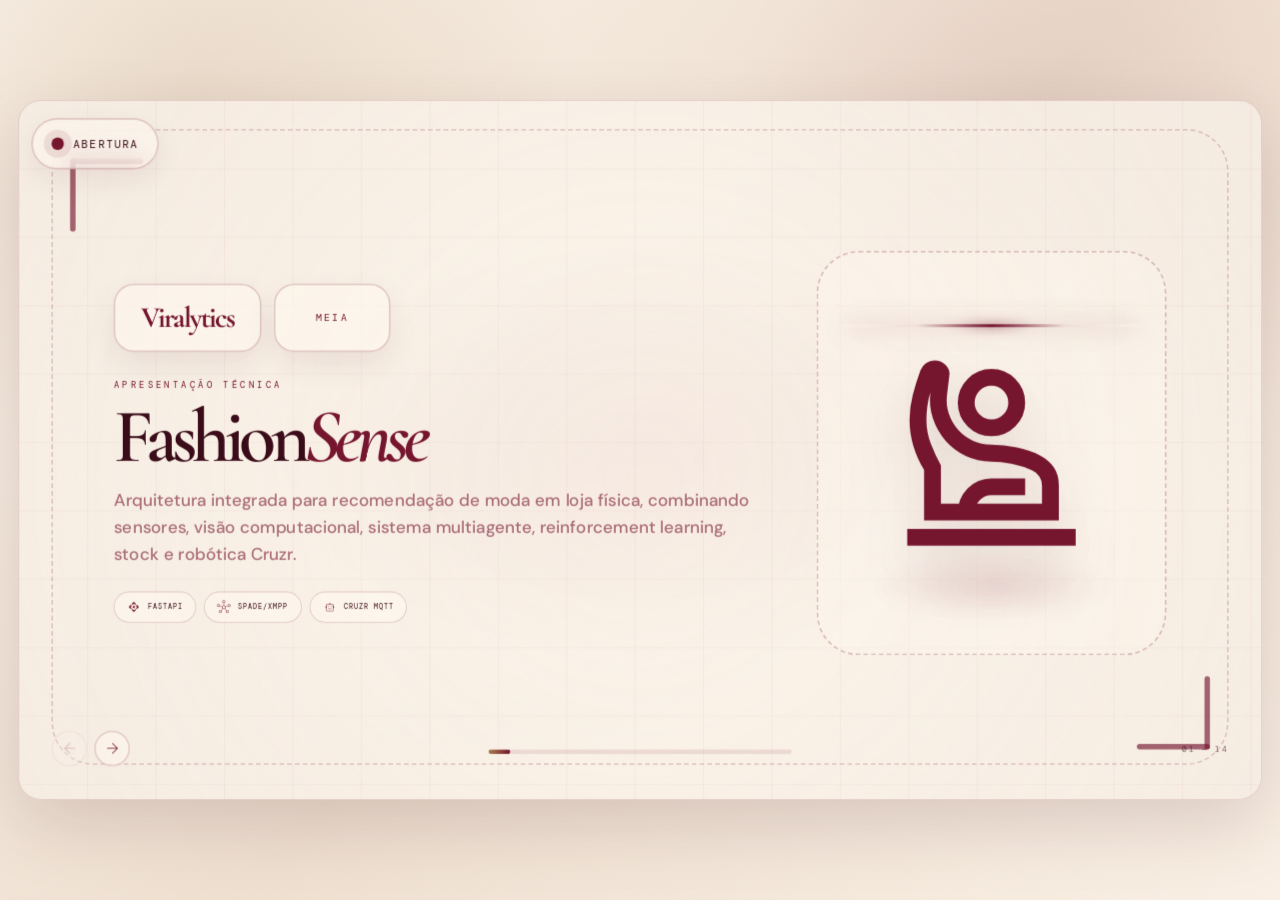
<file: presentation2/fashionsense_tecnico.html>
<!DOCTYPE html>
<html lang="pt">
<head>
  <meta charset="UTF-8" />
  <meta name="viewport" content="width=device-width, initial-scale=1.0" />
  <title>FashionSense — Apresentação Técnica</title>

  <link rel="preconnect" href="https://fonts.googleapis.com">
  <link rel="preconnect" href="https://fonts.gstatic.com" crossorigin>
  <link href="https://fonts.googleapis.com/css2?family=Cormorant+Garamond:ital,wght@0,300;0,500;0,600;0,700;1,500;1,600&family=DM+Sans:wght@300;400;500;600;700&family=DM+Mono:wght@300;400;500&display=swap" rel="stylesheet">
  <link href="https://fonts.googleapis.com/css2?family=Material+Symbols+Outlined:opsz,wght,FILL,GRAD@24,200,0,-25" rel="stylesheet">

  <style>
    :root{
      --paper:#F6EDE3;
      --paper2:#FFF8EF;
      --paper3:#E8D7C7;
      --bordo:#76152E;
      --bordo2:#9E294A;
      --bordo3:#3A0B18;
      --gold:#AA7F4E;
      --muted:rgba(58,11,24,.62);
      --muted2:rgba(58,11,24,.42);
      --line:rgba(118,21,46,.20);
      --dash:rgba(118,21,46,.20);
      --shadow:0 32px 90px rgba(58,11,24,.15);
      --ease:cubic-bezier(.16,1,.3,1);
    }

    *{box-sizing:border-box;margin:0;padding:0}
    html,body{width:100%;height:100%;overflow:hidden}
    body{
      background:
        radial-gradient(circle at 15% 13%, rgba(170,127,78,.18), transparent 28%),
        radial-gradient(circle at 82% 18%, rgba(118,21,46,.10), transparent 26%),
        linear-gradient(135deg,#FBF3EA,#EFE0D1 52%,#FAF0E5);
      font-family:"DM Sans",sans-serif;
      color:var(--bordo3);
    }

    .ms{font-family:"Material Symbols Outlined";font-weight:200;font-style:normal;font-size:24px;line-height:1;letter-spacing:normal;text-transform:none;display:inline-block;white-space:nowrap;-webkit-font-feature-settings:"liga";font-feature-settings:"liga"}

    .grain{position:fixed;inset:0;z-index:50;pointer-events:none;opacity:.10;mix-blend-mode:multiply;background-image:url("data:image/svg+xml,%3Csvg xmlns='http://www.w3.org/2000/svg' width='170' height='170'%3E%3Cfilter id='n'%3E%3CfeTurbulence type='fractalNoise' baseFrequency='.85' numOctaves='3' stitchTiles='stitch'/%3E%3C/filter%3E%3Crect width='170' height='170' filter='url(%23n)' opacity='.28'/%3E%3C/svg%3E")}

    .viewport{position:fixed;inset:0;display:grid;place-items:center;padding:18px}
    .deck{
      width:1600px;height:900px;position:absolute;left:50%;top:50%;transform-origin:center center;overflow:hidden;
      border-radius:30px;isolation:isolate;background:
        linear-gradient(90deg,rgba(118,21,46,.038) 1px,transparent 1px),
        linear-gradient(0deg,rgba(118,21,46,.030) 1px,transparent 1px),
        radial-gradient(circle at 50% 54%,rgba(255,248,239,.82),rgba(246,237,227,.95));
      background-size:88px 88px,88px 88px,100% 100%;
      border:1px solid rgba(118,21,46,.16);box-shadow:var(--shadow);animation:deckIn .8s var(--ease) both;
    }
    @keyframes deckIn{from{opacity:0;filter:blur(8px)}to{opacity:1;filter:none}}

    .deck::before{content:"";position:absolute;inset:36px 42px 44px;border:2px dashed var(--dash);border-radius:54px;z-index:1;pointer-events:none}
    .deck::after{content:"";position:absolute;inset:0;pointer-events:none;z-index:0;background:radial-gradient(ellipse at center,rgba(118,21,46,.045),transparent 43%);animation:bgBreath 7s ease-in-out infinite}
    @keyframes bgBreath{50%{transform:scale(1.04);opacity:.60}}

    .slides{position:absolute;inset:0;z-index:5}
    .slide{position:absolute;inset:0;display:grid;padding:122px 122px 114px;opacity:0;pointer-events:none;transform:scale(1.02);filter:blur(10px);transition:opacity .55s ease, transform .8s var(--ease), filter .8s ease}
    .slide.active{opacity:1;pointer-events:auto;transform:none;filter:none}
    .slide.exit-left{opacity:0;transform:translateX(-6%) scale(.985);filter:blur(12px)}
    .slide.exit-right{opacity:0;transform:translateX(6%) scale(.985);filter:blur(12px)}
    .slide.exit-up{opacity:0;transform:translateY(-5%) scale(.988);filter:blur(12px)}
    .slide.exit-down{opacity:0;transform:translateY(5%) scale(.988);filter:blur(12px)}
    .slide.exit-zoom{opacity:0;transform:scale(1.06);filter:blur(16px)}
    .slide.exit-film{opacity:0;transform:scale(.965) rotate(-.4deg);filter:blur(12px)}
    .slide.enter-right{transform:translateX(6%) scale(.985);filter:blur(12px)}
    .slide.enter-left{transform:translateX(-6%) scale(.985);filter:blur(12px)}
    .slide.enter-up{transform:translateY(-5%) scale(.988);filter:blur(12px)}
    .slide.enter-down{transform:translateY(5%) scale(.988);filter:blur(12px)}
    .slide.enter-zoom{transform:scale(1.06);filter:blur(16px)}
    .slide.enter-film{transform:scale(.965) rotate(.4deg);filter:blur(12px)}

    .top-pill{position:absolute;top:22px;left:16px;z-index:30;height:66px;padding:0 24px;border:2px solid rgba(118,21,46,.20);background:rgba(255,248,239,.58);border-radius:999px;display:flex;align-items:center;gap:12px;font-family:"DM Mono",monospace;font-size:14px;letter-spacing:.18em;text-transform:uppercase;color:var(--bordo3);box-shadow:0 14px 36px rgba(58,11,24,.08);backdrop-filter:blur(12px)}
    .live-dot{width:16px;height:16px;border-radius:50%;background:var(--bordo);box-shadow:0 0 0 10px rgba(118,21,46,.10);animation:livePulse 1.8s ease-in-out infinite}
    @keyframes livePulse{50%{box-shadow:0 0 0 16px rgba(118,21,46,.06);transform:scale(.92)}}

    .corner{position:absolute;z-index:18;width:108px;height:108px;pointer-events:none}
    .corner::before,.corner::after{content:"";position:absolute;background:var(--bordo);opacity:.65}
    .corner.tl{left:66px;top:74px}.corner.br{right:66px;bottom:64px}
    .corner.tl::before{left:0;top:0;width:94px;height:7px;border-radius:8px}.corner.tl::after{left:0;top:0;width:7px;height:94px;border-radius:8px}
    .corner.br::before{right:0;bottom:0;width:94px;height:7px;border-radius:8px}.corner.br::after{right:0;bottom:0;width:7px;height:94px;border-radius:8px}

    .kicker{font-family:"DM Mono",monospace;font-size:12px;letter-spacing:.32em;text-transform:uppercase;color:var(--bordo);margin-bottom:16px}
    .h1,.h2{font-family:"Cormorant Garamond",serif;color:var(--bordo3);font-weight:600;letter-spacing:-.075em}
    .h1{font-size:98px;line-height:.88}.h2{font-size:76px;line-height:.92}
    .h1 em,.h2 em{font-style:italic;color:var(--bordo)}
    .lead{color:rgba(118,21,46,.60);font-size:22px;line-height:1.58;font-weight:500;max-width:900px}
    .small{font-size:14px;line-height:1.55;color:var(--muted)}

    .stagger>*{opacity:0;transform:translateY(20px)}
    .active .stagger>*{animation:stagger .72s var(--ease) forwards}
    .active .stagger>*:nth-child(1){animation-delay:.08s}.active .stagger>*:nth-child(2){animation-delay:.16s}.active .stagger>*:nth-child(3){animation-delay:.24s}.active .stagger>*:nth-child(4){animation-delay:.32s}.active .stagger>*:nth-child(5){animation-delay:.40s}.active .stagger>*:nth-child(6){animation-delay:.48s}.active .stagger>*:nth-child(7){animation-delay:.56s}
    @keyframes stagger{to{opacity:1;transform:none}}

    .center{place-self:center;text-align:center;width:100%;position:relative;z-index:10}.center .lead{margin:22px auto 0;text-align:center}
    .logos{display:flex;gap:16px;align-items:center;margin-bottom:34px}
    .logo-card{width:150px;height:88px;border:2px solid var(--line);border-radius:26px;background:rgba(255,248,239,.62);display:grid;place-items:center;box-shadow:0 16px 40px rgba(58,11,24,.08);font-family:"DM Mono";font-size:13px;letter-spacing:.20em;text-transform:uppercase;color:var(--bordo)}
    .logo-card.big{width:190px;font-family:"Cormorant Garamond";font-size:38px;letter-spacing:-.06em;text-transform:none;font-weight:700}

    .cover-layout{height:100%;display:grid;grid-template-columns:1fr 450px;gap:54px;align-items:center;position:relative;z-index:10}
    .cover-copy .lead{margin-top:22px}
    .cover-tags{display:flex;gap:10px;flex-wrap:wrap;margin-top:30px}
    .tag{height:40px;padding:0 16px;border:1.5px solid var(--line);border-radius:999px;background:rgba(255,248,239,.62);display:inline-flex;align-items:center;gap:9px;font-family:"DM Mono";font-size:9px;letter-spacing:.16em;text-transform:uppercase;color:var(--bordo3)}
    .tag .ms{font-size:18px;color:var(--bordo)}

    .scan-box{height:520px;border:2px dashed rgba(118,21,46,.26);border-radius:54px;background:rgba(255,248,239,.34);display:grid;place-items:center;position:relative;overflow:hidden}
    .scan-box::after{content:"";position:absolute;inset:auto 15% 8% 15%;height:90px;background:radial-gradient(ellipse at center,rgba(118,21,46,.13),transparent 68%);filter:blur(8px)}
    .scan-line{position:absolute;left:32px;right:32px;top:92px;height:4px;border-radius:999px;z-index:15;background:linear-gradient(90deg,transparent,rgba(118,21,46,.08),var(--bordo),rgba(118,21,46,.08),transparent);box-shadow:0 0 28px rgba(118,21,46,.36),0 0 70px rgba(118,21,46,.12);animation:scanMove 3.4s ease-in-out infinite}
    .scan-line::before{content:"";position:absolute;left:50%;top:50%;transform:translate(-50%,-50%);width:120px;height:22px;border-radius:999px;background:radial-gradient(ellipse at center,rgba(118,21,46,.30),transparent 70%);filter:blur(5px)}
    @keyframes scanMove{0%{top:82px;opacity:0}10%{opacity:1}50%{top:430px;opacity:1}90%{opacity:1}100%{top:82px;opacity:0}}
    .hanger-icon{width:260px;height:260px;color:var(--bordo);filter:drop-shadow(0 28px 32px rgba(58,11,24,.13));animation:float 4.2s ease-in-out infinite;z-index:3}
    @keyframes float{50%{transform:translateY(-12px)}}.hanger-icon svg{width:100%;height:100%;fill:currentColor}

    .cards{display:grid;grid-template-columns:repeat(3,1fr);gap:18px;position:relative;z-index:10;margin-top:36px}
    .cards.four{grid-template-columns:repeat(4,1fr)}
    .card{min-height:186px;border:2px solid rgba(118,21,46,.18);border-radius:30px;background:rgba(255,248,239,.50);padding:24px 21px;text-align:left;box-shadow:0 18px 48px rgba(58,11,24,.08);backdrop-filter:blur(10px);transition:.25s var(--ease);overflow:hidden}
    .card:hover{transform:translateY(-8px);background:rgba(255,248,239,.72)}
    .card small{font-family:"DM Mono";font-size:10px;letter-spacing:.25em;text-transform:uppercase;color:rgba(118,21,46,.42)}
    .card .ms{font-size:32px;color:var(--bordo);margin:18px 0 13px}.card h3{font-size:18px;margin-bottom:8px;color:var(--bordo3)}.card p{font-size:13px;line-height:1.5;color:var(--muted)}

    .split{display:grid;grid-template-columns:520px 1fr;gap:36px;align-items:center;position:relative;z-index:10}
    .panel{border:2px solid rgba(118,21,46,.18);border-radius:38px;background:rgba(255,248,239,.52);padding:34px;box-shadow:0 20px 60px rgba(58,11,24,.08);backdrop-filter:blur(12px)}
    .panel.dark{background:var(--bordo);color:var(--paper2);border-color:var(--bordo);box-shadow:0 28px 80px rgba(118,21,46,.25)}
    .panel.dark .kicker{color:rgba(255,248,239,.65)}.panel.dark .h2,.panel.dark p{color:var(--paper2)}.panel.dark em{color:rgba(255,248,239,.68)}
    .list{display:grid;gap:13px}.row{border:2px solid rgba(118,21,46,.16);border-radius:24px;background:rgba(255,248,239,.54);padding:15px 18px;display:grid;grid-template-columns:44px 1fr;gap:15px;align-items:center}.row .ms{color:var(--bordo);font-size:27px}.row h3{font-size:17px;margin-bottom:4px}.row p{font-size:13px;line-height:1.42;color:var(--muted)}

    .flow{display:grid;grid-template-columns:repeat(4,1fr);gap:0;margin-top:40px;position:relative;z-index:10}.flow::before{content:"";position:absolute;left:8%;right:8%;top:39px;height:3px;background:linear-gradient(90deg,var(--bordo),rgba(118,21,46,.08))}.step{position:relative;z-index:2;padding:0 16px;text-align:center}.dot{width:78px;height:78px;border:2px solid rgba(118,21,46,.25);border-radius:50%;background:var(--paper2);display:grid;place-items:center;margin:0 auto 18px;color:var(--bordo);box-shadow:0 16px 42px rgba(58,11,24,.09);animation:dotPulse 3.2s ease-in-out infinite}.step:nth-child(2) .dot{animation-delay:.25s}.step:nth-child(3) .dot{animation-delay:.5s}.step:nth-child(4) .dot{animation-delay:.75s}@keyframes dotPulse{50%{transform:translateY(-7px);box-shadow:0 0 0 18px rgba(118,21,46,.05),0 16px 42px rgba(58,11,24,.09)}}.step small{font-family:"DM Mono";font-size:10px;letter-spacing:.25em;color:rgba(118,21,46,.42)}.step h3{font-size:18px;margin:10px 0 8px}.step p{font-size:13px;line-height:1.45;color:var(--muted)}

    .screen{border:2px solid var(--line);border-radius:34px;background:rgba(255,248,239,.65);box-shadow:0 22px 64px rgba(58,11,24,.10);overflow:hidden}
    .screen-head{height:58px;border-bottom:2px solid var(--line);display:flex;align-items:center;justify-content:space-between;padding:0 18px}.screen-logo{font-family:"Cormorant Garamond";font-size:31px;font-weight:700;letter-spacing:-.07em;color:var(--bordo3)}.screen-tabs{display:flex;gap:8px}.screen-tabs i{width:44px;height:22px;border-radius:999px;background:rgba(118,21,46,.09)}.screen-tabs i.on{background:var(--bordo)}
    .screen-body{display:grid;grid-template-columns:1fr 34%;min-height:390px}.chat{padding:22px;display:flex;flex-direction:column;justify-content:space-between;border-right:2px solid var(--line)}.bubble{max-width:80%;border:1.5px solid var(--line);background:var(--paper2);border-radius:18px;padding:14px 16px;box-shadow:0 12px 28px rgba(58,11,24,.07);font-size:14px;line-height:1.45}.composer{height:48px;border:1.5px solid var(--line);border-radius:999px;background:var(--paper2);display:flex;align-items:center;justify-content:space-between;padding-left:16px;color:rgba(58,11,24,.45)}.send{width:38px;height:38px;border-radius:50%;background:var(--bordo);display:grid;place-items:center;color:var(--paper2);margin-right:5px}.side{display:grid;grid-template-rows:1fr 1fr}.mini-panel{padding:18px;border-bottom:2px solid var(--line)}.mini-panel:last-child{border-bottom:0}.dash{height:9px;border-radius:999px;background:rgba(118,21,46,.09);margin:10px 0;overflow:hidden}.dash b{display:block;height:100%;width:66%;border-radius:999px;background:var(--gold)}

    .tech-grid{display:grid;grid-template-columns:repeat(3,1fr);gap:14px;position:relative;z-index:10;margin-top:36px}.chip{border:2px solid rgba(118,21,46,.16);border-radius:26px;background:rgba(255,248,239,.50);padding:17px;display:flex;align-items:center;gap:14px;min-height:72px;color:var(--muted);font-size:14px;text-decoration:none;transition:.2s var(--ease)}.chip:hover{transform:translateY(-5px);background:var(--paper2);border-color:rgba(118,21,46,.35)}.chip .ms{color:var(--bordo)}

    .artifact-links{display:flex;gap:10px;flex-wrap:wrap;margin-top:22px;position:relative;z-index:12}.split>.artifact-links{grid-column:1/-1;margin-top:0}.center .artifact-links{justify-content:center}.panel.dark .artifact-links{margin-top:28px}.artifact{min-height:42px;padding:0 14px;border:1.5px solid rgba(118,21,46,.22);border-radius:999px;background:rgba(255,248,239,.66);display:inline-flex;align-items:center;gap:8px;text-decoration:none;color:var(--bordo3);font-family:"DM Mono";font-size:10px;letter-spacing:.10em;text-transform:uppercase;box-shadow:0 12px 28px rgba(58,11,24,.07);transition:.2s var(--ease)}.artifact:hover{transform:translateY(-3px);background:var(--paper2);border-color:rgba(118,21,46,.38)}.artifact .ms{font-size:18px;color:var(--bordo)}.panel.dark .artifact{background:rgba(255,248,239,.12);color:var(--paper2);border-color:rgba(255,248,239,.25)}.panel.dark .artifact .ms{color:var(--paper2)}
    .artifact-mini{display:inline-flex;align-items:center;gap:6px;margin-top:12px;color:var(--bordo);font-family:"DM Mono";font-size:10px;text-transform:uppercase;letter-spacing:.10em;text-decoration:none}.artifact-mini .ms{font-size:16px;margin:0;color:var(--bordo)}
    .results-layout{display:grid;grid-template-columns:1fr 1.18fr;gap:20px;margin-top:24px;position:relative;z-index:12;text-align:left}.metrics-table{border:2px solid rgba(118,21,46,.18);border-radius:28px;overflow:hidden;background:rgba(255,248,239,.58);box-shadow:0 18px 48px rgba(58,11,24,.08)}.metrics-table table{width:100%;border-collapse:collapse;font-size:13px}.metrics-table th{font-family:"DM Mono";font-size:10px;letter-spacing:.16em;text-transform:uppercase;color:var(--bordo);background:rgba(118,21,46,.07);padding:13px 14px}.metrics-table td{padding:13px 14px;border-top:1px solid rgba(118,21,46,.12);color:var(--muted)}.metrics-table td strong{color:var(--bordo3)}.plot-grid{display:grid;grid-template-columns:repeat(2,1fr);gap:12px}.plot-card{border:2px solid rgba(118,21,46,.18);border-radius:24px;background:rgba(255,248,239,.58);overflow:hidden;text-decoration:none;color:var(--bordo3);box-shadow:0 18px 48px rgba(58,11,24,.08);transition:.2s var(--ease)}.plot-card:hover{transform:translateY(-6px);background:var(--paper2)}.plot-card img{display:block;width:100%;height:128px;object-fit:cover;background:rgba(118,21,46,.06)}.plot-card span{display:flex;align-items:center;gap:8px;padding:10px 12px;font-family:"DM Mono";font-size:9px;letter-spacing:.12em;text-transform:uppercase;color:var(--bordo)}.plot-card .ms{font-size:16px}
    .study-layout{display:grid;grid-template-columns:1.05fr .95fr;gap:18px;margin-top:22px;position:relative;z-index:12;text-align:left}.study-panel{border:2px solid rgba(118,21,46,.18);border-radius:26px;background:rgba(255,248,239,.58);box-shadow:0 18px 48px rgba(58,11,24,.08);overflow:hidden}.study-panel.pad{padding:18px}.study-panel h3{font-size:18px;color:var(--bordo3);margin-bottom:10px}.study-panel p{font-size:12px;line-height:1.45;color:var(--muted)}.study-steps{display:grid;grid-template-columns:repeat(2,1fr);gap:10px}.study-step{border:1.5px solid rgba(118,21,46,.14);border-radius:18px;background:rgba(255,248,239,.62);padding:12px}.study-step small{font-family:"DM Mono";font-size:9px;letter-spacing:.18em;text-transform:uppercase;color:var(--bordo)}.study-step strong{display:block;font-size:17px;margin:5px 0;color:var(--bordo3)}.study-panel .metrics-table{border:0;border-radius:0;box-shadow:none;background:transparent}.study-chart{display:grid;gap:12px;margin-top:14px}.bar-row{display:grid;grid-template-columns:118px 1fr 52px;gap:10px;align-items:center;font-family:"DM Mono";font-size:10px;color:var(--muted)}.bar-track{height:18px;border-radius:999px;background:rgba(118,21,46,.10);overflow:hidden}.bar-fill{height:100%;border-radius:999px;background:linear-gradient(90deg,var(--gold),var(--bordo))}.bar-fill.soft{background:linear-gradient(90deg,#8ab6d6,var(--bordo2))}.finding-grid{display:grid;grid-template-columns:repeat(3,1fr);gap:10px;margin-top:14px}.finding{border:1.5px solid rgba(118,21,46,.14);border-radius:18px;background:rgba(255,248,239,.62);padding:12px}.finding b{display:block;font-size:22px;color:var(--bordo);margin-bottom:4px}.finding span{font-size:11px;line-height:1.35;color:var(--muted);display:block}.study-code{margin-top:10px;border-radius:20px;background:#20151a;color:#f6ede3;padding:16px 18px;font-family:"DM Mono",monospace;font-size:10px;line-height:1.55;white-space:pre-wrap;overflow:hidden;box-shadow:0 18px 48px rgba(58,11,24,.12)}.study-code .c{color:#b7a99e}.study-code .k{color:#ffcf86}.study-code .s{color:#f6a6b8}.study-code .n{color:#a8d8ff}.study-code .g{color:#a8f0c6}.rl-layout{grid-template-columns:.78fr 1.22fr;gap:16px}.rl-side{display:grid;grid-template-rows:auto 1fr;gap:14px}.rl-plot{border:2px solid rgba(118,21,46,.18);border-radius:22px;background:rgba(255,248,239,.70);padding:10px;box-shadow:0 18px 48px rgba(58,11,24,.08)}.rl-plot img{display:block;width:100%;height:260px;object-fit:contain;border-radius:14px;background:white}.rl-side .study-code{font-size:9px;line-height:1.42;margin-top:0}.conclusion-grid{display:grid;grid-template-columns:repeat(3,1fr);gap:16px;margin-top:28px;position:relative;z-index:12;text-align:left}.conclusion-card{border:2px solid rgba(118,21,46,.18);border-radius:26px;background:rgba(255,248,239,.58);padding:22px;box-shadow:0 18px 48px rgba(58,11,24,.08)}.conclusion-card small{font-family:"DM Mono";font-size:10px;letter-spacing:.18em;text-transform:uppercase;color:var(--bordo)}.conclusion-card h3{font-size:20px;margin:9px 0;color:var(--bordo3)}.conclusion-card p{font-size:13px;line-height:1.45;color:var(--muted)}
    .artifact-modal{position:absolute;inset:0;z-index:80;display:none;place-items:center;padding:72px;background:rgba(58,11,24,.32);backdrop-filter:blur(14px)}.artifact-modal.open{display:grid;animation:modalFade .22s ease both}@keyframes modalFade{from{opacity:0}to{opacity:1}}.modal-window{width:min(1280px,92%);height:min(700px,82%);border:2px solid rgba(118,21,46,.25);border-radius:34px;background:linear-gradient(180deg,rgba(255,248,239,.98),rgba(246,237,227,.98));box-shadow:0 38px 110px rgba(58,11,24,.35);overflow:hidden;display:grid;grid-template-rows:72px 1fr;transform:translateY(14px) scale(.985);animation:modalIn .28s var(--ease) forwards}@keyframes modalIn{to{transform:none}}.modal-head{display:flex;align-items:center;justify-content:space-between;padding:0 20px 0 26px;border-bottom:2px solid rgba(118,21,46,.14);gap:18px}.modal-title{min-width:0}.modal-title h3{font-size:19px;color:var(--bordo3);white-space:nowrap;overflow:hidden;text-overflow:ellipsis}.modal-title p{font-family:"DM Mono";font-size:10px;letter-spacing:.10em;text-transform:uppercase;color:rgba(118,21,46,.52);white-space:nowrap;overflow:hidden;text-overflow:ellipsis;margin-top:5px}.modal-actions{display:flex;gap:8px;align-items:center}.modal-actions a,.modal-actions button{width:auto;height:42px;border-radius:999px;padding:0 14px;text-decoration:none;font-family:"DM Mono";font-size:10px;letter-spacing:.10em;text-transform:uppercase}.modal-body{min-height:0;padding:0;background:rgba(255,248,239,.60);overflow:hidden}.code-view{height:100%;overflow:auto;background:#20151a;color:#f6ede3;font-family:"DM Mono",monospace;font-size:12px;line-height:1.62;padding:22px 0}.code-line{display:grid;grid-template-columns:64px 1fr;gap:18px;padding:0 24px}.code-line:hover{background:rgba(255,248,239,.06)}.code-ln{text-align:right;color:rgba(246,237,227,.36);user-select:none}.code-text{white-space:pre;tab-size:2}.code-comment{color:#b7a99e}.code-key{color:#ffcf86}.code-str{color:#f6a6b8}.code-fn{color:#a8d8ff}.image-view{height:100%;display:grid;place-items:center;padding:24px;background:rgba(255,248,239,.78)}.image-view img{max-width:100%;max-height:100%;object-fit:contain;border-radius:18px;box-shadow:0 22px 70px rgba(58,11,24,.18);background:white}.doc-view{height:100%;overflow:auto;padding:26px 32px;font-size:15px;line-height:1.65;color:var(--bordo3)}.doc-view h1,.doc-view h2,.doc-view h3{font-family:"Cormorant Garamond";letter-spacing:-.04em;color:var(--bordo3);margin:18px 0 8px}.doc-view h1{font-size:36px}.doc-view h2{font-size:28px}.doc-view h3{font-size:22px}.doc-view table{width:100%;border-collapse:collapse;margin:16px 0;background:rgba(255,248,239,.72);font-size:13px}.doc-view th,.doc-view td{border:1px solid rgba(118,21,46,.16);padding:8px 10px;text-align:left}.doc-view th{font-family:"DM Mono";font-size:10px;text-transform:uppercase;color:var(--bordo);background:rgba(118,21,46,.07)}.doc-view code{font-family:"DM Mono";font-size:.92em;color:var(--bordo);background:rgba(118,21,46,.08);padding:1px 5px;border-radius:6px}.modal-loading{height:100%;display:grid;place-items:center;font-family:"DM Mono";font-size:12px;letter-spacing:.16em;text-transform:uppercase;color:var(--muted)}
    .sensor-lab{position:relative;z-index:10;border:2px solid rgba(118,21,46,.18);border-radius:36px;background:rgba(255,248,239,.52);box-shadow:0 22px 64px rgba(58,11,24,.10);padding:20px;display:grid;grid-template-rows:360px 1fr;gap:14px}.sensor-diagram{position:relative;border:1.5px solid rgba(118,21,46,.13);border-radius:28px;background:linear-gradient(135deg,rgba(255,248,239,.86),rgba(232,215,199,.48));overflow:hidden}.sensor-diagram svg{width:100%;height:100%;display:block}.wire{fill:none;stroke-width:4;stroke-linecap:round;stroke-linejoin:round}.wire.red{stroke:#c94545}.wire.black{stroke:#45372f}.wire.yellow{stroke:#d7a82f}.wire.green{stroke:#358b6d}.wire.blue{stroke:#4774b8}.wire.orange{stroke:#df7b31}.wire.pink{stroke:#8d1234}.sensor-ray{stroke:rgba(118,21,46,.22);stroke-width:3;stroke-dasharray:8 10;animation:rayPulse 2.5s ease-in-out infinite}.sensor-ray.b{animation-delay:.55s}@keyframes rayPulse{50%{stroke:rgba(118,21,46,.55);stroke-dashoffset:28}}.diagram-label{font-family:"DM Mono";font-size:12px;letter-spacing:.12em;text-transform:uppercase;fill:var(--bordo3)}.diagram-small{font-family:"DM Sans";font-size:13px;fill:rgba(58,11,24,.62)}.pin-text{font-family:"DM Mono";font-size:10px;fill:rgba(58,11,24,.70)}.bus-label{font-family:"DM Mono";font-size:10px;letter-spacing:.10em;fill:var(--paper2)}.hotspot{position:absolute;border:0;width:auto;height:auto;border-radius:999px;background:var(--bordo);color:var(--paper2);font-family:"DM Mono";font-size:9px;letter-spacing:.10em;text-transform:uppercase;padding:8px 11px;box-shadow:0 12px 28px rgba(58,11,24,.22);display:flex;align-items:center;gap:5px}.hotspot .ms{font-size:14px;color:var(--paper2)}.hotspot:hover,.hotspot.active{transform:translateY(-3px);background:var(--bordo2)}.hs-a{left:36px;top:112px}.hs-b{left:36px;bottom:120px}.hs-level{left:38%;top:96px}.hs-arduino{left:61%;top:96px}.hs-net{right:36px;top:142px}.sensor-info{display:grid;grid-template-columns:1fr 270px;gap:14px;align-items:stretch}.info-card{border:1.5px solid rgba(118,21,46,.14);border-radius:24px;background:rgba(255,248,239,.72);padding:16px 18px}.info-card small{font-family:"DM Mono";font-size:10px;letter-spacing:.18em;text-transform:uppercase;color:var(--bordo)}.info-card h3{font-size:20px;margin:7px 0 6px}.info-card p{font-size:13px;line-height:1.48;color:var(--muted)}.direction-tools{display:grid;gap:9px}.flow-btn{width:100%;height:48px;border-radius:18px;border:1.5px solid rgba(118,21,46,.18);background:rgba(255,248,239,.72);font-family:"DM Mono";font-size:10px;letter-spacing:.12em;text-transform:uppercase;color:var(--bordo3);display:flex;align-items:center;justify-content:center;gap:8px}.flow-btn:hover,.flow-btn.active{background:var(--bordo);color:var(--paper2);transform:none}.flow-btn .ms{font-size:18px}.flow-enter .path-ab,.flow-exit .path-ba{stroke:var(--bordo);stroke-width:5;filter:drop-shadow(0 0 6px rgba(118,21,46,.28));animation:flowDash 1.6s linear infinite}.path-ab,.path-ba{stroke-dasharray:12 14}@keyframes flowDash{to{stroke-dashoffset:-80}}
    .sensor-slide .split{grid-template-columns:410px 1fr;gap:28px}.sensor-slide .panel{padding:30px}.sensor-slide .sensor-lab{grid-template-rows:382px 1fr}.sensor-slide .lead{font-size:20px}
    .agent-protocol{display:grid;grid-template-columns:1fr 1.22fr;gap:16px;margin-top:24px;position:relative;z-index:12;text-align:left}.protocol-steps{display:grid;gap:10px}.proto-step{border:1.5px solid rgba(118,21,46,.16);border-radius:20px;background:rgba(255,248,239,.58);padding:12px 14px;display:grid;grid-template-columns:42px 1fr;gap:12px;align-items:center}.proto-step b{width:36px;height:36px;border-radius:50%;display:grid;place-items:center;background:var(--bordo);color:var(--paper2);font-family:"DM Mono";font-size:12px}.proto-step h3{font-size:15px;margin-bottom:2px}.proto-step p{font-size:12px;line-height:1.35;color:var(--muted)}.xmpp-trace{border:2px solid rgba(118,21,46,.18);border-radius:24px;background:#20151a;color:#f6ede3;box-shadow:0 18px 48px rgba(58,11,24,.10);overflow:hidden}.xmpp-head{height:42px;display:flex;align-items:center;justify-content:space-between;padding:0 16px;border-bottom:1px solid rgba(246,237,227,.12);font-family:"DM Mono";font-size:10px;letter-spacing:.14em;text-transform:uppercase;color:#f6ede3}.xmpp-body{padding:13px 16px;font-family:"DM Mono";font-size:10px;line-height:1.58;white-space:pre;overflow:hidden}.xmpp-body .req{color:#a8d8ff}.xmpp-body .inf{color:#ffcf86}.xmpp-body .cfp{color:#d9b3ff}.xmpp-body .pro{color:#a8f0c6}.xmpp-body .veto{color:#f6a6b8}.xmpp-body .rid{color:#b7a99e}
    .multiagent-slide .lead{font-size:18px;max-width:1000px;margin-top:14px}.multiagent-slide .cards{margin-top:18px;gap:12px}.multiagent-slide .card{min-height:132px;padding:16px 15px;border-radius:22px}.multiagent-slide .card .ms{font-size:24px;margin:10px 0 6px}.multiagent-slide .card h3{font-size:15px;margin-bottom:5px}.multiagent-slide .card p{font-size:11px;line-height:1.35}.multiagent-slide .artifact-mini{margin-top:6px;font-size:8px}.multiagent-slide .artifact-mini .ms{font-size:13px}.multiagent-slide .agent-protocol{grid-template-columns:.78fr 1.4fr;gap:12px;margin-top:14px}.multiagent-slide .protocol-steps{gap:6px}.multiagent-slide .proto-step{grid-template-columns:30px 1fr;padding:8px 10px;border-radius:16px}.multiagent-slide .proto-step b{width:26px;height:26px;font-size:10px}.multiagent-slide .proto-step h3{font-size:12px;margin-bottom:0}.multiagent-slide .proto-step p{font-size:10px;line-height:1.25}.multiagent-slide .xmpp-head{height:32px;font-size:9px}.multiagent-slide .xmpp-body{font-size:9px;line-height:1.38;padding:9px 12px}.multiagent-slide .artifact-links{margin-top:10px}
    .rl-slide .lead{font-size:17px;line-height:1.35;margin-top:12px;max-width:980px}.rl-slide .study-layout{margin-top:14px}.rl-slide .rl-layout{grid-template-columns:.72fr 1.28fr}.rl-left{display:grid;grid-template-rows:auto 1fr;gap:12px}.rl-slide .metrics-table table{font-size:12px}.rl-slide .metrics-table th{padding:10px 11px;font-size:9px}.rl-slide .metrics-table td{padding:10px 11px}.rl-slide .artifact-links{gap:7px;padding:0 10px 10px!important}.rl-slide .artifact{min-height:34px;padding:0 10px;font-size:8px}.rl-slide .artifact .ms{font-size:15px}.rl-slide .rl-plot{padding:10px;border-radius:20px;display:grid;place-items:center}.rl-slide .rl-plot img{height:430px;width:100%;object-fit:contain}.rl-slide .study-panel.pad{padding:12px 14px}.rl-slide .study-panel h3{font-size:15px;margin-bottom:6px}.rl-slide .study-code{font-size:8px;line-height:1.28;padding:10px 12px;border-radius:16px}
    .sensor-slide .hs-a{left:72px;top:104px}.sensor-slide .hs-b{left:72px;top:226px}.sensor-slide .hs-level{left:322px;top:116px}.sensor-slide .hs-arduino{left:535px;top:96px}.sensor-slide .hs-net{right:116px;top:96px}

    .team{display:grid;grid-template-columns:repeat(3,1fr);gap:16px;margin-top:20px}.member{height:240px;border:2px solid var(--line);border-radius:28px;background:rgba(255,248,239,.55);display:flex;flex-direction:column;align-items:center;justify-content:center;text-align:center;padding:20px 18px 16px;box-shadow:0 18px 48px rgba(58,11,24,.08);transition:.25s var(--ease)}.member:hover{transform:translateY(-6px);background:rgba(255,248,239,.80)}.avatar{width:112px;height:112px;border-radius:50%;border:3px solid rgba(118,21,46,.28);background:radial-gradient(circle,rgba(118,21,46,.10),transparent 65%);display:grid;place-items:center;color:var(--bordo);margin-bottom:12px;overflow:hidden;flex-shrink:0;box-shadow:0 8px 24px rgba(58,11,24,.14)}.avatar img{width:100%;height:100%;border-radius:50%;object-fit:cover;object-position:center top}.avatar .ms{font-size:34px}.member h3{font-size:18px;margin-bottom:5px}.member p{font-size:12px;color:var(--muted);line-height:1.35}

    .quote{place-self:center;text-align:center;max-width:1050px;position:relative;z-index:10}.quote .mark{font-family:"Cormorant Garamond";font-size:150px;line-height:.55;color:rgba(118,21,46,.18)}.quote p{font-family:"Cormorant Garamond";font-size:58px;font-style:italic;line-height:1.16;letter-spacing:-.055em;color:var(--bordo3)}.quote small{display:block;margin-top:30px;font-family:"DM Mono";font-size:12px;letter-spacing:.25em;text-transform:uppercase;color:rgba(118,21,46,.50)}

    .controls{position:absolute;left:42px;right:42px;bottom:42px;z-index:30;display:flex;align-items:center;justify-content:space-between}.navs{display:flex;gap:9px}button{width:46px;height:46px;border-radius:50%;border:2px solid rgba(118,21,46,.18);background:rgba(255,248,239,.54);color:var(--bordo);display:grid;place-items:center;cursor:pointer;backdrop-filter:blur(12px);transition:.2s ease}button:hover{transform:translateY(-3px);background:var(--paper2)}button:disabled{opacity:.28;cursor:default;transform:none}.counter{font-family:"DM Mono";font-size:10px;letter-spacing:.26em;color:var(--muted);text-transform:uppercase}.progress-wrap{position:absolute;left:50%;bottom:58px;transform:translateX(-50%);width:390px;height:6px;background:rgba(118,21,46,.10);border-radius:999px;overflow:hidden;z-index:30}.progress{height:100%;width:0;background:linear-gradient(90deg,var(--gold),var(--bordo));border-radius:999px;transition:width .55s var(--ease)}
  </style>
</head>
<body>
  <div class="grain"></div>
  <div class="viewport">
    <main class="deck" id="deck">
      <div class="top-pill"><span class="live-dot"></span><span id="badge">Abertura</span></div>
      <div class="corner tl"></div><div class="corner br"></div>

      <section class="slides">
        <!-- 1. Abertura -->
        <article class="slide active" data-title="Abertura">
          <div class="cover-layout">
            <div class="cover-copy stagger">
              <div class="logos">
                <div class="logo-card big">Viralytics</div>
                <div class="logo-card">MEIA</div>
              </div>
              <div class="kicker">Apresentação técnica</div>
              <h1 class="h1">Fashion<em>Sense</em></h1>
              <p class="lead">Arquitetura integrada para recomendação de moda em loja física, combinando sensores, visão computacional, sistema multiagente, reinforcement learning, stock e robótica Cruzr.</p>
              <div class="cover-tags">
                <span class="tag"><span class="ms">api</span>FastAPI</span>
                <span class="tag"><span class="ms">hub</span>SPADE/XMPP</span>
                <span class="tag"><span class="ms">smart_toy</span>Cruzr MQTT</span>
              </div>
            </div>
            <div class="scan-box">
              <div class="scan-line"></div>
              <div class="hanger-icon">
                <svg viewBox="0 -960 960 960" xmlns="http://www.w3.org/2000/svg">
                  <path d="M80-40v-80h800v80H80Zm80-120v-240q-33-54-51-114.5T91-638q0-61 15.5-120T143-874q8-21 26-33.5t40-12.5q31 0 53 21t18 50l-11 91q-6 48 8.5 91t43.5 75.5q29 32.5 70 52t89 19.5q60 0 120.5 12.5T706-472q45 23 69.5 58.5T800-326v166H160Zm80-80h480v-86q0-24-12-42.5T674-398q-41-20-95-31t-99-11q-66 0-122.5-27t-96-72.5Q222-585 202-644.5T190-768q-10 30-14.5 64t-4.5 66q0 58 20.5 111.5T240-422v182Zm127-367q-47-47-47-113t47-113q47-47 113-47t113 47q47 47 47 113t-47 113q-47 47-113 47t-113-47Zm169.5-56.5Q560-687 560-720t-23.5-56.5Q513-800 480-800t-56.5 23.5Q400-753 400-720t23.5 56.5Q447-640 480-640t56.5-23.5ZM320-160v-37q0-67 46.5-115T480-360h160v80H480q-34 0-57 24.5T400-197v37h-80Z"/>
                </svg>
              </div>
            </div>
          </div>
        </article>

        <!-- 2. Equipa -->
        <article class="slide" data-title="Equipa">
          <div class="center stagger">
            <div class="kicker">Quem somos</div>
            <h2 class="h2">A nossa <em>equipa</em></h2>
            <div class="team">
              <div class="member">
                <div class="avatar"><img src="presentation_assets/filipe_soares.jpg" alt="Filipe Soares"></div>
                <h3>Filipe Soares</h3>
                <p>Computer Engineering · Software Development</p>
              </div>
              <div class="member">
                <div class="avatar"><img src="presentation_assets/goncalo_mendes.png" alt="Gonçalo Mendes"></div>
                <h3>Gonçalo Mendes</h3>
                <p>Computer Engineering · Systems</p>
              </div>
              <div class="member">
                <div class="avatar"><img src="presentation_assets/hugo_ribeiro.jpg" alt="Hugo Ribeiro"></div>
                <h3>Hugo Ribeiro</h3>
                <p>Computer Engineering, Software Development</p>
              </div>
              <div class="member">
                <div class="avatar"><img src="presentation_assets/joao_serra.jpg" alt="João Serra"></div>
                <h3>João Serra</h3>
                <p>Computer Engineering · Project Coordination</p>
              </div>
              <div class="member">
                <div class="avatar"><img src="presentation_assets/mariana_neves.jpg" alt="Mariana Neves"></div>
                <h3>Mariana Neves</h3>
                <p>Computer Engineering</p>
              </div>
              <div class="member">
                <div class="avatar"><img src="presentation_assets/tiago_gonçalves.jpg" alt="Tiago Gonçalves"></div>
                <h3>Tiago Gonçalves</h3>
                <p>Engineering · AI/ML &amp; Computer Vision</p>
              </div>
            </div>
          </div>
        </article>

        <!-- 3. Objetivo -->
        <article class="slide" data-title="Objetivo">
          <div class="center stagger">
            <div class="kicker">Objetivo técnico</div>
            <h2 class="h2">Do sensor à <em>ação</em></h2>
            <p class="lead">O protótipo recolhe contexto do cliente, processa imagem e eventos físicos, calcula recomendações e aciona respostas digitais ou robóticas.</p>
            <div class="cards four">
              <div class="card"><small>Input</small><br><span class="ms">sensors</span><h3>Aquisição</h3><p>Câmara, upload mobile, WebSocket e sensores ultrassónicos ligados ao ESP32.</p><a class="artifact-mini" href="robotics/arduino_door_sensor/arduino_door_sensor.ino" target="_blank"><span class="ms">code</span>Sketch</a></div>
              <div class="card"><small>Processamento</small><br><span class="ms">visibility</span><h3>Visão</h3><p>Deteção de roupa, cor, pose, silhueta e tipo corporal.</p><a class="artifact-mini" href="src/api/main.py" target="_blank"><span class="ms">code</span>API</a></div>
              <div class="card"><small>Decisão</small><br><span class="ms">hub</span><h3>Agentes</h3><p>Agentes especializados avaliam candidatos de forma independente.</p><a class="artifact-mini" href="multi_agent/agents/orchestrator.py" target="_blank"><span class="ms">code</span>Orchestrator</a></div>
              <div class="card"><small>Output</small><br><span class="ms">smart_toy</span><h3>Ação</h3><p>Top-10 no frontend e comandos de navegação/fala para o Cruzr.</p><a class="artifact-mini" href="robotics/cruzr_bridge.py" target="_blank"><span class="ms">code</span>CruzrBridge</a></div>
            </div>
          </div>
        </article>

        <!-- 3. Arquitetura -->
        <article class="slide" data-title="Arquitetura">
          <div class="center stagger">
            <div class="kicker">Arquitetura geral</div>
            <h2 class="h2">Camadas do <em>sistema</em></h2>
            <p class="lead">A solução está organizada em camadas independentes: interface, API, modelos de visão, recomendação, agentes, base de dados e robótica.</p>
            <div class="cards four">
              <div class="card"><small>Cliente</small><br><span class="ms">phone_android</span><h3>Web & Android</h3><p>Frontend browser, captura mobile e fluxo de chat/refinamento.</p><a class="artifact-mini" href="frontend/index.html" target="_blank"><span class="ms">open_in_new</span>frontend</a></div>
              <div class="card"><small>Servidor</small><br><span class="ms">api</span><h3>FastAPI</h3><p>REST, WebSocket, autenticação, deteção, recomendações e robot.</p><a class="artifact-mini" href="src/api/main.py" target="_blank"><span class="ms">open_in_new</span>main.py</a></div>
              <div class="card"><small>Dados</small><br><span class="ms">database</span><h3>SQLite/Qdrant</h3><p>Catálogo, stock, filtros estruturados e pesquisa semântica.</p><a class="artifact-mini" href="LNIAGIA/DB/vector/VectorDBManager.py" target="_blank"><span class="ms">open_in_new</span>vector DB</a></div>
              <div class="card"><small>Execução</small><br><span class="ms">settings_input_antenna</span><h3>XMPP/MQTT</h3><p>Prosody para agentes e MQTT para comunicação com o robot.</p><a class="artifact-mini" href="docker-compose.yml" target="_blank"><span class="ms">open_in_new</span>compose</a></div>
            </div>
          </div>
        </article>

        <!-- 4. Sensores -->
        <article class="slide sensor-slide" data-title="Sensores">
          <div class="split">
            <div class="panel dark stagger">
              <div class="kicker">Sensores</div>
              <h2 class="h2">Aquisição de <em>dados</em></h2>
              <p class="lead">Montagem física do sensor de entrada: dois HC-SR04 ligados a uma breadboard grande, conversor de nível lógico e ESP32 em breadboard pequena a enviar eventos por Wi‑Fi/HTTPS.</p>
              <div class="artifact-links">
                <a class="artifact" href="robotics/arduino_door_sensor/arduino_door_sensor.ino" target="_blank"><span class="ms">code</span>Sketch ESP32</a>
                <a class="artifact" href="src/api/main.py" target="_blank"><span class="ms">api</span>Endpoint</a>
              </div>
            </div>
            <div class="sensor-lab stagger">
              <div class="sensor-diagram" id="sensorDiagram">
                <svg viewBox="0 0 1100 360" aria-label="Arquitetura interativa do sensor de entrada">
                  <defs>
                    <marker id="arrow" markerWidth="7" markerHeight="7" refX="6" refY="3.5" orient="auto">
                      <path d="M1,1 L6,3.5 L1,6 Z" fill="#76152E"></path>
                    </marker>
                  </defs>
                  <text x="70" y="42" class="diagram-label">1 · Sensores HC-SR04</text>
                  <text x="400" y="42" class="diagram-label">2 · Breadboard grande + conversor</text>
                  <text x="790" y="42" class="diagram-label">3 · Wi‑Fi/HTTPS + backend</text>

                  <rect x="44" y="82" width="210" height="82" rx="20" fill="#fff8ef" stroke="#76152E" stroke-opacity=".26" stroke-width="3"/>
                  <circle cx="92" cy="124" r="18" fill="#d8d0c5" stroke="#3A0B18" stroke-opacity=".34" stroke-width="4"/>
                  <circle cx="144" cy="124" r="18" fill="#d8d0c5" stroke="#3A0B18" stroke-opacity=".34" stroke-width="4"/>
                  <text x="178" y="120" class="diagram-label">A</text>
                  <text x="62" y="178" class="pin-text">VCC · TRIG · ECHO · GND</text>

                  <rect x="44" y="218" width="210" height="82" rx="20" fill="#fff8ef" stroke="#76152E" stroke-opacity=".26" stroke-width="3"/>
                  <circle cx="92" cy="260" r="18" fill="#d8d0c5" stroke="#3A0B18" stroke-opacity=".34" stroke-width="4"/>
                  <circle cx="144" cy="260" r="18" fill="#d8d0c5" stroke="#3A0B18" stroke-opacity=".34" stroke-width="4"/>
                  <text x="178" y="256" class="diagram-label">B</text>
                  <text x="62" y="315" class="pin-text">VCC · TRIG · ECHO · GND</text>
                  <path d="M260 164 L260 218" stroke="#76152E" stroke-width="2" stroke-dasharray="6 8"/>
                  <text x="268" y="196" class="pin-text">15 cm</text>

                  <rect x="330" y="78" width="250" height="232" rx="26" fill="#fff8ef" stroke="#76152E" stroke-opacity=".22" stroke-width="3"/>
                  <text x="380" y="108" class="diagram-label">Breadboard grande</text>
                  <line x1="356" y1="132" x2="554" y2="132" stroke="#c94545" stroke-width="5" stroke-linecap="round"/>
                  <line x1="356" y1="286" x2="554" y2="286" stroke="#45372f" stroke-width="5" stroke-linecap="round"/>
                  <text x="360" y="126" class="pin-text">+ 5V</text>
                  <text x="360" y="306" class="pin-text">GND</text>
                  <g opacity=".35">
                    <circle cx="368" cy="158" r="3" fill="#76152E"/><circle cx="388" cy="158" r="3" fill="#76152E"/><circle cx="408" cy="158" r="3" fill="#76152E"/><circle cx="428" cy="158" r="3" fill="#76152E"/><circle cx="448" cy="158" r="3" fill="#76152E"/><circle cx="468" cy="158" r="3" fill="#76152E"/><circle cx="488" cy="158" r="3" fill="#76152E"/><circle cx="508" cy="158" r="3" fill="#76152E"/><circle cx="528" cy="158" r="3" fill="#76152E"/>
                    <circle cx="368" cy="264" r="3" fill="#76152E"/><circle cx="388" cy="264" r="3" fill="#76152E"/><circle cx="408" cy="264" r="3" fill="#76152E"/><circle cx="428" cy="264" r="3" fill="#76152E"/><circle cx="448" cy="264" r="3" fill="#76152E"/><circle cx="468" cy="264" r="3" fill="#76152E"/><circle cx="488" cy="264" r="3" fill="#76152E"/><circle cx="508" cy="264" r="3" fill="#76152E"/><circle cx="528" cy="264" r="3" fill="#76152E"/>
                  </g>

                  <rect x="382" y="174" width="148" height="70" rx="16" fill="#76152E" opacity=".95"/>
                  <text x="404" y="202" class="bus-label">Conversor</text>
                  <text x="402" y="224" class="bus-label">5V ↔ 3.3V</text>
                  <text x="394" y="254" class="pin-text">Echo HC-SR04 → ESP32</text>

                  <rect x="660" y="184" width="230" height="116" rx="22" fill="#fff8ef" stroke="#76152E" stroke-opacity=".22" stroke-width="3"/>
                  <text x="708" y="322" class="pin-text">Breadboard pequena</text>
                  <rect x="700" y="212" width="150" height="62" rx="16" fill="#76152E" opacity=".95"/>
                  <text x="724" y="246" class="bus-label">ESP32</text>
                  <text x="694" y="178" class="pin-text">placa de desenvolvimento</text>

                  <rect x="928" y="74" width="142" height="62" rx="20" fill="#fff8ef" stroke="#76152E" stroke-opacity=".26" stroke-width="3"/>
                  <text x="958" y="102" class="diagram-label">HTTPS</text>
                  <text x="944" y="122" class="diagram-small">ngrok fixo</text>
                  <rect x="928" y="170" width="142" height="62" rx="20" fill="#fff8ef" stroke="#76152E" stroke-opacity=".26" stroke-width="3"/>
                  <text x="954" y="198" class="diagram-label">FastAPI</text>
                  <text x="944" y="218" class="diagram-small">/sensor/door</text>
                  <rect x="928" y="266" width="142" height="62" rx="20" fill="#76152E" opacity=".95"/>
                  <text x="964" y="294" class="bus-label">CRUZR</text>
                  <text x="946" y="314" class="bus-label">MQTT cmd</text>

                  <path class="wire red" d="M254 108 L330 132" marker-end="url(#arrow)"/>
                  <path class="wire black" d="M254 288 L330 286" marker-end="url(#arrow)"/>
                  <path class="wire yellow" d="M254 126 L330 180" marker-end="url(#arrow)"/>
                  <path class="wire green" d="M254 244 L382 210" marker-end="url(#arrow)"/>
                  <text x="270" y="88" class="pin-text">Cabos jumper / Dupont</text>

                  <path class="wire blue" d="M530 208 L660 232" marker-end="url(#arrow)"/>
                  <text x="548" y="198" class="pin-text">Echo 3.3V</text>
                  <path class="wire yellow" d="M580 178 L700 230" marker-end="url(#arrow)"/>
                  <text x="600" y="166" class="pin-text">Trig GPIO</text>
                  <path class="wire pink" d="M850 232 L900 232 L900 105 L928 105" marker-end="url(#arrow)"/>
                  <text x="858" y="92" class="pin-text">Wi‑Fi POST</text>
                  <path class="wire pink" d="M999 136 L999 170" marker-end="url(#arrow)"/>
                  <path class="wire pink" d="M999 232 L999 266" marker-end="url(#arrow)"/>

                  <path class="path-ab" d="M254 244 L382 210 L530 208 L660 232" fill="none" stroke="transparent"/>
                  <path class="path-ba" d="M254 126 L330 180 L580 178 L700 230" fill="none" stroke="transparent"/>
                </svg>
                <button class="hotspot hs-a active" data-sensor-topic="a"><span class="ms">sensors</span>A</button>
                <button class="hotspot hs-b" data-sensor-topic="b"><span class="ms">sensors</span>B</button>
                <button class="hotspot hs-level" data-sensor-topic="level"><span class="ms">electrical_services</span>5V→3.3V</button>
                <button class="hotspot hs-arduino" data-sensor-topic="esp32"><span class="ms">memory</span>ESP32</button>
                <button class="hotspot hs-net" data-sensor-topic="network"><span class="ms">wifi</span>HTTPS</button>
              </div>
              <div class="sensor-info">
                <div class="info-card">
                  <small id="sensorInfoKicker">Componente</small>
                  <h3 id="sensorInfoTitle">Sensor A</h3>
                  <p id="sensorInfoText">HC-SR04 alimentado a 5V. TRIG_A usa GPIO6; ECHO_A entra no GPIO7 depois de adaptação para 3.3V.</p>
                </div>
                <div class="direction-tools">
                  <button class="flow-btn active" data-flow="enter"><span class="ms">login</span>A → B · entrada</button>
                  <button class="flow-btn" data-flow="exit"><span class="ms">logout</span>B → A · saída</button>
                </div>
              </div>
            </div>
          </div>
        </article>

        <!-- 6. Multiagente -->
        <article class="slide multiagent-slide" data-title="Multiagente">
          <div class="center stagger">
            <div class="kicker">Sistema multiagente</div>
            <h2 class="h2">Ronda <em>sealed-bid</em></h2>
            <p class="lead">O OrchestratorAgent cria uma ronda, pede pesos, recolhe 40 candidatos, envia CFP aos agentes e agrega propostas num top-10.</p>
            <div class="cards four">
              <div class="card"><small>Coordenação</small><br><span class="ms">account_tree</span><h3>Orchestrator</h3><p>Serializa rondas, gere conv_id, timeouts e staleness.</p><a class="artifact-mini" href="multi_agent/agents/orchestrator.py" target="_blank"><span class="ms">code</span>ronda</a></div>
              <div class="card"><small>Pesos</small><br><span class="ms">tune</span><h3>FeatureWeight</h3><p>Transforma contexto em filtros e importâncias para os agentes.</p><a class="artifact-mini" href="multi_agent/agents/weight_agent.py" target="_blank"><span class="ms">code</span>pesos</a></div>
              <div class="card"><small>Scorers</small><br><span class="ms">groups</span><h3>Body/Colour/Clothing/Stock</h3><p>Cada agente pontua candidatos segundo a sua especialidade.</p><a class="artifact-mini" href="multi_agent/strategies/registry.py" target="_blank"><span class="ms">code</span>estratégias</a></div>
              <div class="card"><small>Agregação</small><br><span class="ms">leaderboard</span><h3>Weighted Borda</h3><p>Combina rankings e redistribui pesos se algum agente falhar.</p><a class="artifact-mini" href="multi_agent/aggregator.py" target="_blank"><span class="ms">code</span>Borda</a></div>
            </div>
            <div class="agent-protocol">
              <div class="protocol-steps">
                <div class="proto-step"><b>1</b><div><h3>REQUEST → pesos</h3><p>O orquestrador envia contexto visual: cor, tipo de peça e body type.</p></div></div>
                <div class="proto-step"><b>2</b><div><h3>INFORM → pesos/filtros</h3><p>FeatureWeight devolve importâncias: color 30%, type 30%, body 25%, stock 15%.</p></div></div>
                <div class="proto-step"><b>3</b><div><h3>CFP → agentes</h3><p>Body, clothing, colour, stock e RL recebem 40 candidatos em sealed-bid.</p></div></div>
                <div class="proto-step"><b>4</b><div><h3>PROPOSE + VETO</h3><p>Cada agente envia scores; depois pode vetar candidatos incompatíveis.</p></div></div>
                <div class="proto-step"><b>5</b><div><h3>RESULT → RL</h3><p>Top-10 final é agregado e enviado ao agente RL para aprendizagem.</p></div></div>
              </div>
              <div class="xmpp-trace">
                <div class="xmpp-head"><span>Trace XMPP real</span><span>conv_id 39446179</span></div>
                <div class="xmpp-body"><span class="req">orchestrator → weights     REQUEST</span>  color='black' type='sling_dress' body='inverted_triangle'
<span class="inf">weights → orchestrator     INFORM</span>   color=30% type=30% body=25% stock=15%
<span class="cfp">orchestrator → body        CFP</span>      40 candidates (2 fields/item)
<span class="cfp">orchestrator → clothing    CFP</span>      40 candidates (11 fields/item)
<span class="cfp">orchestrator → colour      CFP</span>      40 candidates (3 fields/item)
<span class="cfp">orchestrator → stock       CFP</span>      40 candidates (2 fields/item)
<span class="cfp">orchestrator → rl          CFP</span>      40 candidates (8 fields/item)
<span class="pro">colour → orchestrator      PROPOSE</span>  40 scores ▸ 672:XS=1.00 4121:XS=1.00
<span class="pro">rl → orchestrator          PROPOSE</span>  40 scores ▸ 53:M=0.79 6127:XL=0.77 σ=0.6065
<span class="pro">stock → orchestrator       PROPOSE</span>  40 scores ▸ 3565:XXL=1.00 4030:XL=0.96
<span class="pro">body → orchestrator        PROPOSE</span>  40 scores ▸ 453:XXL=1.00 9475:M=1.00
<span class="veto">body/clothing/colour       VETO</span>     9/40 · 15/40 · 22/40
<span class="inf">orchestrator → rl          INFORM</span>   round_result — 10 final keys</div>
              </div>
            </div>
            <div class="artifact-links">
              <a class="artifact" href="multi_agent/agents/orchestrator.py" target="_blank"><span class="ms">code</span>Orchestrator</a>
              <a class="artifact" href="multi_agent/agents/weight_agent.py" target="_blank"><span class="ms">code</span>Weights</a>
              <a class="artifact" href="multi_agent/aggregator.py" target="_blank"><span class="ms">code</span>Borda</a>
            </div>
          </div>
        </article>

        <!-- 7. Reinforcement Learning -->
        <article class="slide" data-title="RL">
          <div class="center stagger">
            <div class="kicker">Reinforcement Learning</div>
            <h2 class="h2">Agente PPO <em>actor-critic</em></h2>
            <p class="lead">O RLRecommenderAgent é um quinto agente que aprende a pontuar candidatos com uma política neural treinada por Proximal Policy Optimisation.</p>
            <div class="cards four">
              <div class="card"><small>Estado</small><br><span class="ms">schema</span><h3>7 features</h3><p>Bias, match de cor/tipo/género, push_score, preço e stock.</p><a class="artifact-mini" href="multi_agent/rl/policy.py" target="_blank"><span class="ms">code</span>features</a></div>
              <div class="card"><small>Ação</small><br><span class="ms">linear_scale</span><h3>Score contínuo</h3><p>A política amostra um logit gaussiano e aplica sigmoid para gerar o score.</p><a class="artifact-mini" href="multi_agent/agents/rl_agent.py" target="_blank"><span class="ms">code</span>RL agent</a></div>
              <div class="card"><small>Reward</small><br><span class="ms">thumb_up</span><h3>Pass-rate + emoji</h3><p>Aprende com candidatos que chegam ao top final e feedback 1-5.</p><a class="artifact-mini" href="multi_agent/rl/store.py" target="_blank"><span class="ms">code</span>rewards</a></div>
              <div class="card"><small>Persistência</small><br><span class="ms">save</span><h3>Checkpoint</h3><p>Guarda rede e estado do otimizador para manter aprendizagem entre arranques.</p><a class="artifact-mini" href="multi_agent/config.py" target="_blank"><span class="ms">code</span>config</a></div>
            </div>
          </div>
        </article>

        <!-- 8. Robótica -->
        <article class="slide" data-title="Robótica">
          <div class="center stagger">
            <div class="kicker">Robótica</div>
            <h2 class="h2">Integração <em>Cruzr</em></h2>
            <p class="lead">A ponte CruzrBridge usa MQTT bidirecional para enviar comandos ao robot e receber eventos de estado/navegação.</p>
            <div class="tech-grid">
              <a class="chip" href="robotics/cruzr_bridge.py" target="_blank"><span class="ms">upload</span><span>PC → Robot: cruzr/commands</span></a>
              <a class="chip" href="robotics/cruzr_bridge.py" target="_blank"><span class="ms">download</span><span>Robot → PC: cruzr/status</span></a>
              <a class="chip" href="robotics/cruzr_bridge.py" target="_blank"><span class="ms">record_voice_over</span><span>speak · gesture · greet</span></a>
              <a class="chip" href="robotics/cruzr_bridge.py" target="_blank"><span class="ms">navigation</span><span>navigate_to_coords</span></a>
              <a class="chip" href="robotics/survey_tool.py" target="_blank"><span class="ms">map</span><span>survey_tool.py + coordinates.json</span></a>
              <a class="chip" href="src/api/main.py" target="_blank"><span class="ms">category</span><span>navigate-by-category</span></a>
              <a class="chip" href="src/api/main.py" target="_blank"><span class="ms">door_sensor</span><span>Webhook de sensor de porta</span></a>
              <a class="chip" href="robotics/api_bridge.py" target="_blank"><span class="ms">wifi</span><span>Broker MQTT TLS</span></a>
              <a class="chip" href="android_app/app/src/main/java/com/viralytics/mobile/MainActivity.kt" target="_blank"><span class="ms">robot_2</span><span>Integração com app Android do Cruzr</span></a>
            </div>
          </div>
        </article>

        <!-- 9. Estudo: design -->
        <article class="slide" data-title="Estudo">
          <div class="center stagger">
            <div class="kicker">Estudo experimental</div>
            <h2 class="h2">Duas simulações <em>isoladas</em></h2>
            <p class="lead">O estudo novo avalia apenas o recomendador: a Simulação A varia personalidades com RL fixo; a Simulação B fixa personalidades e deixa o RL aprender online.</p>
            <div class="study-layout">
              <div class="study-panel pad">
                <h3>Como foi testado</h3>
                <div class="study-steps">
                  <div class="study-step"><small>Simulação de agentes</small><strong>81 combinações</strong><p>Varrimento fatorial das estratégias dos agentes, repetido por personas.</p></div>
                  <div class="study-step"><small>Simulação de RL</small><strong>300 episódios</strong><p>Baseline fixo; o RL recebe feedback item-a-item e atualiza a política.</p></div>
                  <div class="study-step"><small>Shopper LLM</small><strong>Rating 1-5</strong><p>Cada item do top-10 recebe a sua própria avaliação, não só a ronda.</p></div>
                  <div class="study-step"><small>Agregação</small><strong>Borda</strong><p>As propostas dos agentes continuam a ser combinadas por Borda ponderado.</p></div>
                </div>
                <div class="artifact-links">
                  <a class="artifact" href="multi_agent/experiments/run_experiment.py" target="_blank"><span class="ms">science</span>run_experiment</a>
                  <a class="artifact" href="multi_agent/experiments/shopper.py" target="_blank"><span class="ms">psychology</span>shopper LLM</a>
                  <a class="artifact" href="multi_agent/rl/store.py" target="_blank"><span class="ms">thumb_up</span>reward</a>
                </div>
              </div>
              <div class="study-panel pad">
                <h3>Código-chave</h3>
                <div class="xmpp-trace" style="border-radius:20px;margin-top:8px">
                  <div class="xmpp-head"><span>run_experiment.py</span><span>full vs curve</span></div>
                  <div class="xmpp-body" style="font-size:10px;line-height:1.55"><span class="pro">mode == "full"</span>  → full_factorial_combos()
<span class="pro">mode == "curve"</span> → baseline_combo() + feed_review
<span class="inf">for item in top_10</span> → submit_feedback(item_id, rating)
<span class="cfp">reward</span> → rating_reward(1..5) em [-1,+1]</div>
                </div>
                <div class="finding-grid">
                  <div class="finding"><b>729</b><span>rondas avaliadas na grelha fatorial principal</span></div>
                  <div class="finding"><b>40</b><span>candidatos enviados a cada agente por ronda</span></div>
                  <div class="finding"><b>10</b><span>itens finais avaliados pelo shopper LLM</span></div>
                </div>
              </div>
            </div>
          </div>
        </article>

        <!-- 10. Estudo: recolha -->
        <article class="slide" data-title="Recolha">
          <div class="center stagger">
            <div class="kicker">Estudo experimental</div>
            <h2 class="h2">Recolha focada vs <em>ampla + veto</em></h2>
            <p class="lead">Recolha Focada VS Ampla: ambos acabam em Borda ponderado.</p>
            <div class="study-layout">
              <div class="study-panel">
                <div class="metrics-table">
                  <table>
                    <thead><tr><th>Métrica</th><th>Focada</th><th>Ampla + veto</th></tr></thead>
                    <tbody>
                      <tr><td><strong>Avaliação média</strong></td><td><strong>1,57</strong></td><td>1,28</td></tr>
                      <tr><td><strong>Itens distintos</strong></td><td>1258</td><td>8978</td></tr>
                      <tr><td><strong>Variedade relativa</strong></td><td>1x</td><td><strong>7,1x</strong></td></tr>
                      <tr><td><strong>Personalidades alteram avaliação?</strong></td><td>não, Δ ≤ 0,06</td><td>sim, Δ = 0,16</td></tr>
                    </tbody>
                  </table>
                </div>
                <div class="artifact-links" style="padding:0 14px 14px;margin-top:0">
                  <a class="artifact" href="multi_agent/agents/orchestrator.py" target="_blank"><span class="ms">account_tree</span>orchestrator</a>
                  <a class="artifact" href="multi_agent/aggregator.py" target="_blank"><span class="ms">leaderboard</span>Borda</a>
                  <a class="artifact" href="docs/experiments/exp_9/README.md" target="_blank"><span class="ms">article</span>exp_9</a>
                </div>
              </div>
              <div class="study-panel pad">
                <h3>Código-chave</h3>
                <pre class="study-code"><span class="c"># orchestrator.py:146 — muda a recolha, não a agregação</span>
<span class="k">if</span> SELECTION_MODE == <span class="s">"veto_batch"</span>:
    <span class="c"># broad retrieval + veto dos agentes</span>
    pool = [it <span class="k">for</span> it <span class="k">in</span> survivors
            <span class="k">if</span> reject_mass(it, vetoes, agent_weights) &lt; τ]
    top_k = borda_aggregate(pool, agent_weights, k=TOP_K)
<span class="k">else</span>:
    <span class="c"># focused retrieval: cor ∧ tipo</span>
    top_k = borda_aggregate(proposals, agent_weights, k=TOP_K)

<span class="c"># ambos terminam no mesmo weighted Borda</span></pre>
              </div>
            </div>
          </div>
        </article>

        <!-- 11. Estudo: Simulação A -->
        <article class="slide" data-title="Simulação A">
          <div class="center stagger">
            <div class="kicker">Simulação A</div>
            <h2 class="h2">Personalidades dos <em>agentes</em></h2>
            <p class="lead">Com o RL fixo, foram varridas as 81 combinações de personalidades. A amplitude entre estratégias é apenas 0,09 (≤ 0,09 em todas as dimensões) — dentro do ruído: sob Borda a personalidade não é determinante na avaliação. Média por persona: escritório 2,48 / casual 2,16 / festa 2,46.</p>
            <div class="study-layout">
              <div class="study-panel">
                <div class="metrics-table">
                  <table>
                    <thead><tr><th>Personalidade de cor</th><th>Avaliação média (1-5)</th></tr></thead>
                    <tbody>
                      <tr><td>purista (no tema)</td><td>2,42</td></tr>
                      <tr><td>harmonizador</td><td>2,35</td></tr>
                      <tr><td>aventureiro (contraste)</td><td>2,33</td></tr>
                      <tr><td><strong>amplitude</strong></td><td><strong>0,09</strong></td></tr>
                    </tbody>
                  </table>
                </div>
                <div class="artifact-links" style="padding:0 14px 14px;margin-top:0">
                  <a class="artifact" href="docs/experiments/exp_9/by_agent.md" target="_blank"><span class="ms">article</span>by_agent</a>
                  <a class="artifact" href="docs/experiments/exp_9/combos.md" target="_blank"><span class="ms">table_chart</span>81 combos</a>
                </div>
              </div>
              <div class="study-panel pad">
                <h3>Código-chave</h3>
                <pre class="study-code"><span class="c"># colour.py — um scorer parametrizável</span>
<span class="k">if</span> item_color == detected:
    s = p[<span class="s">"exact"</span>]
<span class="k">elif</span> item_color <span class="k">in</span> COMPATIBLE[det]:
    s = p[<span class="s">"compatible"</span>]
<span class="k">else</span>:
    s = p[<span class="s">"unrelated"</span>]

<span class="c"># registry.py — personalidade = params + veto</span>
<span class="s">"purist"</span>:      {<span class="s">"exact"</span>:1.0,  <span class="s">"compatible"</span>:0.65, <span class="s">"unrelated"</span>:0.20}
<span class="s">"harmonizer"</span>:  {<span class="s">"exact"</span>:0.85, <span class="s">"compatible"</span>:1.0,  <span class="s">"unrelated"</span>:0.30}
<span class="s">"adventurous"</span>: {<span class="s">"exact"</span>:0.40, <span class="s">"compatible"</span>:0.70, <span class="s">"unrelated"</span>:1.0}</pre>
                <div class="artifact-links">
                  <a class="artifact" href="multi_agent/strategies/registry.py" target="_blank"><span class="ms">tune</span>registry</a>
                  <a class="artifact" href="multi_agent/strategies/colour.py" target="_blank"><span class="ms">palette</span>colour scorer</a>
                </div>
              </div>
            </div>
          </div>
        </article>

        <!-- 12. Estudo: Simulação B -->
        <article class="slide rl-slide" data-title="Simulação B">
          <div class="center stagger">
            <div class="kicker">Simulação B</div>
            <h2 class="h2">Aprendizagem <em>RL</em></h2>
            <p class="lead">O PPO recebe feedback por item. Em 300 episódios, a satisfação quase não sobe, sinalizando recompensa ainda fraca.</p>
            <div class="study-layout rl-layout">
              <div class="rl-left">
                <div class="study-panel">
                  <div class="metrics-table">
                    <table>
                      <thead><tr><th>Fase</th><th>Avaliação média</th><th>Retorno médio</th></tr></thead>
                      <tbody>
                        <tr><td><strong>Início, primeiros 25%</strong></td><td>2,44</td><td>0,185</td></tr>
                        <tr><td><strong>Fim, últimos 25%</strong></td><td>2,48</td><td>0,078</td></tr>
                        <tr><td><strong>Δ fim - início</strong></td><td><strong>+0,04</strong></td><td><strong>-0,107</strong></td></tr>
                      </tbody>
                    </table>
                  </div>
                  <div class="artifact-links" style="padding:0 14px 14px;margin-top:0">
                    <a class="artifact" href="multi_agent/rl/policy.py" target="_blank"><span class="ms">model_training</span>policy.py</a>
                    <a class="artifact" href="multi_agent/rl/store.py" target="_blank"><span class="ms">database</span>store.py</a>
                    <a class="artifact" href="multi_agent/config.py" target="_blank"><span class="ms">settings</span>config</a>
                  </div>
                </div>
                <div class="study-panel pad">
                  <h3>Código-chave</h3>
                <pre class="study-code"><span class="c"># policy.py — vetor por item com 9 features</span>
FEATURE_NAMES = (
  <span class="s">"bias"</span>, <span class="s">"color_match"</span>, <span class="s">"type_match"</span>, <span class="s">"gender_match"</span>,
  <span class="s">"push_norm"</span>, <span class="s">"price_norm"</span>, <span class="s">"stock_norm"</span>,
  <span class="s">"style_match"</span>, <span class="s">"occasion_match"</span>
)

<span class="c"># store.py — rating 1-5 → reward [-1,+1]</span>
<span class="k">def</span> rating_reward(r):
    <span class="k">return</span> (clamp(r, 1, 5) - 3) / 2.0

<span class="c"># config.py — RL é uma fatia fixa do voto</span>
RL_WEIGHT = float(os.environ.get(<span class="s">"RL_WEIGHT"</span>, <span class="s">"0.15"</span>))</pre>
                </div>
              </div>
              <a class="rl-plot" href="presentation_assets/rl_learning_curve_exp29.png" target="_blank">
                <img src="presentation_assets/rl_learning_curve_exp29.png" alt="Curva de aprendizagem RL do experimento 29">
              </a>
            </div>
          </div>
        </article>

        <!-- 13. Conclusões -->
        <article class="slide" data-title="Conclusões">
          <div class="center stagger">
            <div class="kicker">Conclusões / trabalho futuro</div>
            <h2 class="h2">O que o estudo <em>mostra</em></h2>
            <p class="lead">O recomendador multiagente baseado em Borda corre de ponta a ponta e a recolha focada foi a melhor opção. O RL ainda precisa de um sinal mais direto para aprender de forma mensurável.</p>
            <div style="display:grid;grid-template-columns:1fr 1fr;gap:16px;margin-top:28px;position:relative;z-index:12;text-align:left;align-items:stretch">
              <div class="conclusion-card"><small>Resultado principal</small><h3>Focada vence</h3><p>A recolha focada atinge maior satisfação média: 1,57 contra 1,28 na ampla+veto, mantendo a mesma agregação Borda.</p></div>
              <div class="conclusion-card"><small>RL</small><h3>Sinal diluído</h3><p>Em 300 episódios o RL melhorou apenas +0,04 na avaliação. O limite é o sinal: como é só 15% do voto, a recompensa premeia o consenso dos restantes agentes e não reflete diretamente a decisão do RL — e as avaliações têm pouca variância, deixando pouco para aprender.</p></div>
              <div class="conclusion-card"><small>Personalidades</small><h3>Dentro do ruído</h3><p>Sob Borda, a variante de personalidade não altera a avaliação de forma mensurável (amplitude ≤ 0,09). É um trade-off: a recolha focada dá melhor avaliação mas as personalidades quase não pesam; a ampla+veto faz as personalidades pesarem mais, à custa de uma avaliação mais baixa.</p></div>
              <div class="conclusion-card"><small>Próximo passo (RL)</small><h3>De votante a orquestrador</h3><p>Promover o RL de simples votante para agregador orquestrador: em vez de 15% do voto, passa a consumir as pontuações dos quatro agentes e a escolher o top-10 diretamente — assim a avaliação torna-se a consequência direta e atribuível da sua própria decisão. A par disto: treino com feedback real de produção e um catálogo mais coerente para alargar o sinal aprendível.</p></div>
            </div>
          </div>
        </article>

        <!-- 15. Questões -->
        <article class="slide" data-title="Questões">
          <div class="center stagger">
            <div class="kicker">Obrigado</div>
            <h2 class="h2"><em>Questões?</em></h2>
            <img src="presentation_assets/img.png" alt="Equipa Viralytics" style="margin-top:20px;max-width:92%;max-height:72vh;border-radius:16px;box-shadow:0 8px 40px rgba(58,11,24,.16);object-fit:cover;">
          </div>
        </article>
      </section>

      <div class="progress-wrap"><div class="progress" id="progress"></div></div>
      <div class="controls">
        <div class="navs">
          <button id="prev"><span class="ms">arrow_back</span></button>
          <button id="next"><span class="ms">arrow_forward</span></button>
        </div>
        <div class="counter" id="counter">01 — 13</div>
      </div>

      <div class="artifact-modal" id="artifactModal" aria-hidden="true">
        <div class="modal-window" role="dialog" aria-modal="true" aria-labelledby="modalName">
          <div class="modal-head">
            <div class="modal-title">
              <h3 id="modalName">Artefacto técnico</h3>
              <p id="modalPath">ficheiro do projeto</p>
            </div>
            <div class="modal-actions">
              <a id="modalOpenExternal" href="#" target="_blank"><span class="ms" style="font-size:16px;vertical-align:-3px">open_in_new</span> Abrir ficheiro</a>
              <button id="modalClose" type="button"><span class="ms">close</span></button>
            </div>
          </div>
          <div class="modal-body" id="modalBody">
            <div class="modal-loading">Seleciona um artefacto</div>
          </div>
        </div>
      </div>
    </main>
  </div>

  <script type="application/json" id="artifactData">
{"robotics/arduino_door_sensor/arduino_door_sensor.ino": "// --- viralytics_desafio4/robotics/arduino_door_sensor/arduino_door_sensor.ino:1-55 ---\n#include <WiFi.h>\n#include <WiFiClientSecure.h>  // HTTPS (the ngrok tunnel is TLS)\n#include <HTTPClient.h>\n#include <esp_system.h>        // esp_reset_reason()\n#include <WiFiManager.h>   // tzapu/WiFiManager  (install via Library Manager)\n#include <HCSR04.h>\n\n// ---------------------------------------------------------------------------\n// Networking (ESP32-S3, runs off a power bank).\n//\n// WiFi: no credentials are hard-coded. On first boot (or when GPIO0/BOOT is held\n// at power-up) the sensor opens a captive-portal AP named below: join it with a\n// phone and pick the venue WiFi. Saved to flash and reused on every power cycle,\n// so re-flashing is never needed to change network.\n//\n// API: reached through an ngrok tunnel, so the URL is FIXED and independent of\n// which laptop/IP runs the backend. Whatever machine runs the API + the tunnel\n// (`ngrok http --domain=<your-domain> 8000`) is reachable at the same URL. The\n// sensor and laptop only each need internet — they need NOT be on the same WiFi.\n//\n// All the sensor does is POST the door event to the API; the SERVER decides what\n// the robot does:\n//   direction=entering -> navigate to entrance + greet\n//   direction=leaving  -> ignored by the server (still sent)\n// ---------------------------------------------------------------------------\nconst char *AP_NAME = \"DoorSensorSetup\";          // captive-portal SSID\n\n// Reserved ngrok static domain (free tier, permanent until deleted in the dashboard).\n// Run on the laptop:  ngrok http --url=https://unaltering-unabjectly-micha.ngrok-free.dev 8000\nconst char *API_HOST = \"unaltering-unabjectly-micha.ngrok-free.dev\";\nconst char *DOOR_PATH = \"/api/robot/sensor/door\";\nconst char *API_TOKEN = \"\";                        // optional Bearer token; \"\" disables\n\nconst byte PORTAL_PIN = 0;                          // GPIO0/BOOT: hold LOW at power-up to force portal\nconst unsigned long PORTAL_TIMEOUT_S = 180UL;      // don't sit in AP forever in the field\n\n// ---------------------------------------------------------------------------\n// Sensor config\n// ---------------------------------------------------------------------------\nconst byte TRIG_A = 6;\nconst byte ECHO_A = 7;\nconst byte TRIG_B = 4;\nconst byte ECHO_B = 5;\n\nconst float SENSOR_DISTANCE_CM = 15.0;\nconst float PERSON_THRESHOLD_CM = 1.0;\nconst float ALERT_SPEED_CM_S = 150.0;\nconst unsigned long EVENT_TIMEOUT_MS = 1500UL;\nconst unsigned long RESET_CLEAR_MS = 250UL;\nconst byte CALIBRATION_SAMPLES = 20;\n\n// HCSR04 library handles the trigger pulse, echo timeout and cm conversion.\n// dist() returns the distance in cm (0.0 when there is no echo / out of range).\nHCSR04 sensorA(TRIG_A, ECHO_A);  // HCSR04(trig pin, echo pin)\nHCSR04 sensorB(TRIG_B, ECHO_B);\n\n// --- viralytics_desafio4/robotics/arduino_door_sensor/arduino_door_sensor.ino:101-132 ---\n// Connectivity helpers\n// ---------------------------------------------------------------------------\n\n// First-boot / forced-portal WiFi setup. Auto-connects to the last saved network;\n// if none is saved (or BOOT is held), opens the captive portal so a phone can pick\n// the venue WiFi. Credentials persist in flash across power cycles. The API URL is\n// fixed in code (ngrok), so there is nothing else to configure here.\nvoid setupWifi() {\n  WiFiManager wm;\n  wm.setConfigPortalTimeout(PORTAL_TIMEOUT_S);\n\n  pinMode(PORTAL_PIN, INPUT_PULLUP);\n  bool forcePortal = (digitalRead(PORTAL_PIN) == LOW);\n\n  bool connected;\n  if (forcePortal) {\n    Serial.println(\"{\\\"status\\\":\\\"portal_forced\\\"}\");\n    connected = wm.startConfigPortal(AP_NAME);\n  } else {\n    connected = wm.autoConnect(AP_NAME);  // tries saved creds, else opens portal\n  }\n\n  if (connected) {\n    // Keep the radio fully on. Modem sleep (the default) powers the radio down\n    // between beacons and intermittently breaks the multi-round-trip TLS handshake\n    // — the classic \"POST works only sometimes\" symptom.\n    WiFi.setSleep(false);\n    Serial.print(\"{\\\"status\\\":\\\"wifi_connected\\\",\\\"ip\\\":\\\"\");\n    Serial.print(WiFi.localIP());\n    Serial.print(\"\\\",\\\"api_host\\\":\\\"\");\n    Serial.print(API_HOST);\n    Serial.println(\"\\\"}\");\n\n// --- viralytics_desafio4/robotics/arduino_door_sensor/arduino_door_sensor.ino:154-201 ---\n// Notify the backend via POST /api/robot/sensor/door?direction=entering|leaving.\n// The endpoint reads `direction` from the query string and ignores the body, then\n// drives the robot itself (navigate + greet on entering; nothing on leaving).\nvoid postEvent(const char *tipo) {\n  if (WiFi.status() != WL_CONNECTED) {\n    return;\n  }\n\n  const char *direction = (strcmp(tipo, \"entrada\") == 0) ? \"entering\" : \"leaving\";\n  String url = String(\"https://\") + API_HOST + DOOR_PATH + \"?direction=\" + direction;\n\n  // Retry only on connection-level failures (code <= 0, i.e. no HTTP response).\n  // Any real HTTP status (200/404/503) means the request was delivered — stop, so\n  // we never duplicate a delivered event.\n  int code = 0;\n  for (int attempt = 1; attempt <= 3; attempt++) {\n    WiFiClientSecure client;         // fresh TLS context each attempt\n    client.setInsecure();            // ngrok is TLS; skip cert validation\n    client.setHandshakeTimeout(15);  // seconds\n\n    HTTPClient http;\n    http.begin(client, url);\n    http.setConnectTimeout(15000);   // ms\n    http.setTimeout(15000);          // ms\n    // ngrok's free tier serves a browser-warning interstitial; this header skips it.\n    http.addHeader(\"ngrok-skip-browser-warning\", \"true\");\n    if (strlen(API_TOKEN) > 0) {\n      http.addHeader(\"Authorization\", String(\"Bearer \") + API_TOKEN);\n    }\n\n    code = http.POST(\"\");  // no body; direction is in the query string\n    http.end();\n    client.stop();\n\n    Serial.print(\"{\\\"status\\\":\\\"posted\\\",\\\"direction\\\":\\\"\");\n    Serial.print(direction);\n    Serial.print(\"\\\",\\\"attempt\\\":\");\n    Serial.print(attempt);\n    Serial.print(\",\\\"code\\\":\");\n    Serial.print(code);\n    Serial.println(\"}\");\n\n    if (code > 0) {\n      break;  // got an HTTP response (delivered) — done\n    }\n    delay(400);\n  }\n}\n\n// --- viralytics_desafio4/robotics/arduino_door_sensor/arduino_door_sensor.ino:276-333 ---\nvoid loop() {\n  ensureWifi();\n\n  float distA = readDistanceCm(sensorA);\n  delay(35);\n  float distB = readDistanceCm(sensorB);\n\n  float heightA = 0.0;\n  float heightB = 0.0;\n  bool detectedA = personDetected(distChaoA, distA, heightA);\n  bool detectedB = personDetected(distChaoB, distB, heightB);\n  unsigned long now = millis();\n\n  switch (state) {\n    case WAITING:\n      if (detectedA && !detectedB) {\n        state = A_FIRST;\n        firstTriggerMs = now;\n        firstHeightCm = heightA;\n        maxHeightCm = heightA;\n      } else if (detectedB && !detectedA) {\n        state = B_FIRST;\n        firstTriggerMs = now;\n        firstHeightCm = heightB;\n        maxHeightCm = heightB;\n      }\n      break;\n\n    case A_FIRST:\n      if (detectedA && heightA > maxHeightCm) {\n        maxHeightCm = heightA;\n      }\n      if (detectedB) {\n        float elapsedSeconds = max((now - firstTriggerMs) / 1000.0, 0.05);\n        float speed = SENSOR_DISTANCE_CM / elapsedSeconds;\n        float height = max(maxHeightCm, max(firstHeightCm, heightB));\n        reportEvent(\"entrada\", height, speed, speed > ALERT_SPEED_CM_S);\n        state = WAIT_CLEAR;\n        clearSinceMs = 0;\n      } else if (now - firstTriggerMs > EVENT_TIMEOUT_MS) {\n        state = WAIT_CLEAR;\n        clearSinceMs = 0;\n      }\n      break;\n\n    case B_FIRST:\n      if (detectedB && heightB > maxHeightCm) {\n        maxHeightCm = heightB;\n      }\n      if (detectedA) {\n        float elapsedSeconds = max((now - firstTriggerMs) / 1000.0, 0.05);\n        float speed = SENSOR_DISTANCE_CM / elapsedSeconds;\n        float height = max(maxHeightCm, max(firstHeightCm, heightA));\n        reportEvent(\"saida\", height, speed, speed > ALERT_SPEED_CM_S);\n        state = WAIT_CLEAR;\n        clearSinceMs = 0;\n      } else if (now - firstTriggerMs > EVENT_TIMEOUT_MS) {\n        state = WAIT_CLEAR;", "src/api/main.py": "# --- viralytics_desafio4/src/api/main.py:1-11 ---\n\"\"\"\nsrc/api/main.py\n───────────────\nFastAPI application.\n\nEndpoints:\n  GET  /                    → HTML dashboard (serves frontend/index.html)\n  GET  /health              → health check\n  POST /api/detect/image    → single image upload detection\n  POST /api/mobile/scan     → mobile alias for image scan\n  WS   /ws/camera           → real-time WebSocket camera stream\n\n# --- viralytics_desafio4/src/api/main.py:1180-1256 ---\n# ── Multi-agent recommendation endpoint ───────────────────────────────────────\n\n@app.post(\"/api/recommend\", response_model=RecommendResponse)\nasync def recommend(payload: RecommendRequest):\n    \"\"\"\n    Run a sealed-bid multi-agent recommendation round and return the top-10 items.\n\n    Inputs (all optional — omit any that are not yet detected):\n      detected_color, detected_type, detected_body_type  — from vision scan\n      user_answer    — free-text reply to the intent question\n      user_gender    — \"male\" | \"female\" | \"\"\n      user_height_cm — for size guidance (passed through, not used in ranking)\n\n    Returns a ranked list of up to 10 clothing items with per-agent scores and\n    weights so the frontend can explain *why* each item was recommended.\n\n    Requires the XMPP broker to be running: `docker compose up -d xmpp`\n    \"\"\"\n    if rec_system is None or not rec_system.is_ready:\n        raise HTTPException(\n            status_code=503,\n            detail=(\n                \"Multi-agent recommendation system is not available. \"\n                \"Start the XMPP broker with: docker compose up -d xmpp\"\n            ),\n        )\n\n    try:\n        round_id, results = await rec_system.recommend(\n            detected_color          = payload.detected_color,\n            detected_type           = payload.detected_type,\n            detected_body_type      = payload.detected_body_type,\n            detected_color_conf     = payload.detected_color_conf,\n            detected_type_conf      = payload.detected_type_conf,\n            detected_body_type_conf = payload.detected_body_type_conf,\n            user_answer             = payload.user_answer,\n            user_gender             = payload.user_gender,\n            user_height_cm          = payload.user_height_cm,\n        )\n    except asyncio.TimeoutError:\n        raise HTTPException(\n            status_code=504,\n            detail=\"Recommendation round timed out.\",\n        )\n\n    return RecommendResponse(recommendations=results, round_id=round_id)\n\n\n# ── Recommendation feedback (RL emoji rating) ──────────────────────────────────\n\n@app.post(\"/api/feedback\", response_model=FeedbackResponse)\nasync def feedback(payload: FeedbackRequest):\n    \"\"\"\n    Record a user's 1–5 emoji satisfaction rating for one recommended item and\n    let the RL agent learn from it.  `round_id` comes from the /api/recommend\n    response; `item_id`/`size` identify the rated item; rating 3 is neutral.\n\n    Returns ok=False (200) when the multi-agent system is unavailable or the\n    round/item is unknown — the frontend treats feedback as best-effort and never\n    blocks the user on it.\n    \"\"\"\n    if rec_system is None or not rec_system.is_ready:\n        return FeedbackResponse(ok=False, reason=\"Multi-agent system is not available.\")\n\n    result = await run_in_threadpool(\n        rec_system.submit_feedback,\n        round_id = payload.round_id,\n        item_id  = payload.item_id,\n        size     = payload.size,\n        rating   = payload.rating,\n    )\n    return FeedbackResponse(\n        ok      = bool(result.get(\"ok\")),\n        applied = bool(result.get(\"applied\")),\n        reason  = result.get(\"reason\"),\n        policy  = result.get(\"policy\"),\n    )\n\n# --- viralytics_desafio4/src/api/main.py:1261-1401 ---\ndef _robot_unavailable():\n    raise HTTPException(\n        status_code=503,\n        detail=\"Robot bridge is not connected. Check that the Cruzr is online and the MQTT broker is reachable.\",\n    )\n\n\n@app.get(\"/api/robot/status\", response_model=RobotStatusResponse)\nasync def robot_status():\n    \"\"\"Returns bridge connection state, known locations, and category→location map.\"\"\"\n    coords = _load_robot_coords()\n    cat_map = _load_category_locations()\n    return RobotStatusResponse(\n        connected=robot_bridge is not None and robot_bridge.connected,\n        known_locations=list(coords.keys()),\n        category_map=cat_map,\n    )\n\n\n@app.post(\"/api/robot/navigate\", response_model=RobotNavigateResponse)\nasync def robot_navigate(payload: RobotNavigateRequest):\n    \"\"\"\n    Send the robot to a named surveyed location.\n    Example: {\"target\": \"t-shirt stand\"}\n    The location must exist in coordinates.json (use survey_tool.py to add it).\n    \"\"\"\n    if robot_bridge is None or not robot_bridge.connected:\n        _robot_unavailable()\n\n    coords = _load_robot_coords()\n    if payload.target not in coords:\n        raise HTTPException(\n            status_code=404,\n            detail=f\"'{payload.target}' not found. Known: {list(coords.keys())}\",\n        )\n\n    loc = coords[payload.target]\n    x, y, theta = loc[\"x\"], loc[\"y\"], loc.get(\"theta\", 0.0)\n    ok = await run_in_threadpool(robot_bridge.navigate_to_coords, x, y, theta)\n    if not ok:\n        raise HTTPException(status_code=500, detail=\"Robot bridge failed to publish the command.\")\n    return RobotNavigateResponse(status=\"sent\", target=payload.target, x=x, y=y, theta=theta)\n\n\n@app.post(\"/api/robot/navigate-by-category\", response_model=RobotNavigateResponse)\nasync def robot_navigate_by_category(payload: RobotNavigateByCategoryRequest):\n    \"\"\"\n    Send the robot to the stand for a detected clothing category.\n    The AI agents call this after a recommendation round with the top item's type.\n    Example: {\"category\": \"short_sleeve_top\"} → robot goes to \"t-shirt stand\"\n    \"\"\"\n    if robot_bridge is None or not robot_bridge.connected:\n        _robot_unavailable()\n\n    cat_map = _load_category_locations()\n    target = cat_map.get(payload.category.lower())\n    if not target:\n        raise HTTPException(\n            status_code=404,\n            detail=f\"No location mapped for category '{payload.category}'. Edit robotics/category_locations.json.\",\n        )\n\n    coords = _load_robot_coords()\n    if target not in coords:\n        raise HTTPException(\n            status_code=404,\n            detail=f\"Category '{payload.category}' maps to '{target}' but that location hasn't been surveyed yet.\",\n        )\n\n    loc = coords[target]\n    x, y, theta = loc[\"x\"], loc[\"y\"], loc.get(\"theta\", 0.0)\n    ok = await run_in_threadpool(robot_bridge.navigate_to_coords, x, y, theta)\n    if not ok:\n        raise HTTPException(status_code=500, detail=\"Robot bridge failed to publish the command.\")\n    return RobotNavigateResponse(status=\"sent\", target=target, x=x, y=y, theta=theta,\n                                 message=f\"Navigating to '{target}' for category '{payload.category}'\")\n\n\n@app.post(\"/api/robot/sensor/door\")\nasync def robot_door_sensor(direction: str = \"entering\"):\n    \"\"\"\n    Webhook for the entrance door sensor (2-sensor directional setup).\n\n    Send direction=\"entering\" when a customer walks *into* the store — the robot\n    navigates to the entrance, waits at the door with LIDAR active, then greets the\n    customer when detected.  direction=\"leaving\" is silently ignored.\n\n    The robot tracks its own busy state: if it is already serving a customer the\n    greet command is ignored on the Android side and a robot_busy status is published.\n\n    Trigger options:\n      - Two ultrasonic/IR sensors on a Raspberry Pi → POST with direction param\n      - Manual button/tablet during demos → omit direction (defaults to \"entering\")\n      - Android app UI override\n\n    Requires an 'entrance' location to be surveyed in coordinates.json.\n    \"\"\"\n    if direction.lower() not in (\"entering\", \"leaving\"):\n        raise HTTPException(\n            status_code=400,\n            detail=\"direction must be 'entering' or 'leaving'\",\n        )\n    if direction.lower() == \"leaving\":\n        return {\"status\": \"ignored\", \"direction\": \"leaving\", \"reason\": \"person leaving — no action taken\"}\n\n    if robot_bridge is None or not robot_bridge.connected:\n        _robot_unavailable()\n\n    coords = _load_robot_coords()\n    if _ENTRANCE_LOCATION not in coords:\n        raise HTTPException(\n            status_code=404,\n            detail=f\"Entrance position not surveyed yet. Run survey_tool.py and save a location named '{_ENTRANCE_LOCATION}'.\",\n        )\n\n    loc = coords[_ENTRANCE_LOCATION]\n    x, y, theta = loc[\"x\"], loc[\"y\"], loc.get(\"theta\", 0.0)\n    ok = await run_in_threadpool(\n        robot_bridge.greet, x, y, theta, _GREETING_TEXT, _GREETING_GESTURE\n    )\n    if not ok:\n        raise HTTPException(status_code=500, detail=\"Robot bridge failed to publish greet command.\")\n    return {\"status\": \"sent\", \"direction\": \"entering\", \"sequence\": [\"navigate_to_entrance\", \"lidar_detect_person\", \"speak\", \"gesture\"]}\n\n\n@app.post(\"/api/robot/speak\")\nasync def robot_speak(text: str):\n    \"\"\"Make the robot say something via TTS.\"\"\"\n    if robot_bridge is None or not robot_bridge.connected:\n        _robot_unavailable()\n    ok = await run_in_threadpool(robot_bridge.speak, text)\n    return {\"status\": \"sent\" if ok else \"error\"}\n\n\n@app.post(\"/api/robot/gesture\")\nasync def robot_gesture(name: str = \"wave\"):\n    \"\"\"Trigger a body gesture without navigation (wave, bow, nod, …).\"\"\"\n    if robot_bridge is None or not robot_bridge.connected:\n        _robot_unavailable()\n    ok = await run_in_threadpool(robot_bridge.gesture, name)\n    return {\"status\": \"sent\" if ok else \"error\", \"gesture\": name}", "multi_agent/agents/orchestrator.py": "# --- viralytics_desafio4/multi_agent/agents/orchestrator.py:1-17 ---\n\"\"\"\nOrchestratorAgent\n─────────────────\nCoordinates one recommendation round per invocation of trigger_round().\n\nRound protocol (closed letter / sealed bid):\n  1. REQUEST → FeatureWeightAgent   : compute importance weights + DB filters\n  2. INFORM  ← FeatureWeightAgent   : weights{color,type,bodyType} + filters\n  3. Retrieve 40 candidates from StockAgent.get_candidates() (synchronous DB call)\n  4. CFP     → all four scorer agents (simultaneously — sealed bid)\n  5. PROPOSE ← body, clothing, colour, stock (each independently, no cross-talk)\n  6. Weighted Borda count aggregation → top-10\n  7. Result future resolved → caller unblocks\n\nRounds are serialised through an asyncio.Queue.  Multiple concurrent round\ntriggers are queued and processed one at a time by a single CyclicBehaviour,\nso there is never any cross-contamination between rounds.\n\n# --- viralytics_desafio4/multi_agent/agents/orchestrator.py:72-85 ---\n_CFP_FIELDS: dict[str, frozenset[str]] = {\n    # body_agent: fetches body_type from clothing.db by item_id — needs nothing else\n    \"body\":     frozenset({\"item_id\", \"size\"}),\n    # colour_agent: scores by item colour field against detected colour\n    \"colour\":   frozenset({\"item_id\", \"size\", \"color\"}),\n    # stock_agent: fetches push_scores from StockStats by (item_id, size)\n    \"stock\":    frozenset({\"item_id\", \"size\"}),\n    # clothing_agent: counts how many include-filter axes each item satisfies\n    \"clothing\": frozenset({\"item_id\", \"size\", \"type\", \"age_group\", \"occasion\",\n                           \"season\", \"style\", \"pattern\", \"material\", \"gender\", \"fit\"}),\n    # rl_agent: builds match + normalised inventory/price features from these fields\n    \"rl\":       frozenset({\"item_id\", \"size\", \"color\", \"type\", \"gender\",\n                           \"price\", \"stock_count\", \"push_score\"}),\n}\n\n# --- viralytics_desafio4/multi_agent/agents/orchestrator.py:106-203 ---\n    async def run(self) -> None:\n        context: dict = await self.agent._round_queue.get()\n        conv_id: str  = context[\"conv_id\"]\n        fut: asyncio.Future = context[\"result_future\"]\n\n        # ── Staleness check ───────────────────────────────────────────────\n        if history.is_stale(conv_id):\n            wait_s = round(time.monotonic() - context.get(\"queued_at\", time.monotonic()), 1)\n            logger.warning(\n                f\"[{conv_id}] Round dropped — was queued for {wait_s}s \"\n                f\"(queue TTL exceeded). User has likely moved on.\"\n            )\n            history.record_stale(conv_id)\n            if not fut.done():\n                fut.set_result([])\n            return\n\n        history.record_started(conv_id)\n        logger.info(f\"[{conv_id}] Round started.\")\n\n        try:\n            # ── 1. Request weights ────────────────────────────────────────\n            weights_result = await self._request_weights(context, conv_id)\n\n            # ── 2. Retrieve 40 candidates (blocking DB call → executor) ───\n            loop = asyncio.get_event_loop()\n            candidates_info: list[dict] = await loop.run_in_executor(\n                None,\n                lambda: get_candidates(self.agent._stock_agent, weights_result, context),\n            )\n            if not candidates_info:\n                logger.warning(f\"[{conv_id}] No candidates; resolving with empty list.\")\n                history.record_complete(conv_id, 0, [], list(SCORER_NAMES))\n                fut.set_result([])\n                return\n\n            logger.info(f\"[{conv_id}] {len(candidates_info)} candidates retrieved.\")\n\n            # ── 3. Broadcast CFP to all scorers (sealed bid) ───────────────\n            await self._broadcast_cfp(conv_id, candidates_info, weights_result, context)\n            logger.info(f\"[{conv_id}] CFP broadcast to {SCORER_NAMES}.\")\n\n            # ── 4. Collect sealed proposals ────────────────────────────────\n            proposals = await self._collect_proposals(conv_id)\n            responded = sorted(proposals.keys())\n            missing   = sorted(set(SCORER_NAMES) - set(responded))\n            logger.info(f\"[{conv_id}] Proposals from: {responded}.\")\n            if missing:\n                logger.warning(\n                    f\"[{conv_id}] Agents did not respond: {missing}. \"\n                    f\"Redistributing their weight among: {responded}.\"\n                )\n                comm_log(\"orchestrator\", \"—\", \"WARN\", conv_id,\n                         f\"missing agents {missing} — redistributing weights\")\n\n            # ── 5. Weighted Borda count (with redistribution if agents missing) ──\n            # All four weights (colour/clothing/body/stock) derive from the four\n            # conversation-driven emphases in `weights_result[\"weights\"]`\n            # (which now includes a `stock` importance). STOCK_WEIGHT is only a\n            # fallback importance for callers that omit the stock emphasis.\n            # Fold real detection confidence into the four emphasis agents so a\n            # low-confidence detection quiets its agent. stock is not a detection\n            # (always 1.0); the RL fixed slice is never confidence-scaled. With\n            # all-1.0 confidences this is identical to the legacy split.\n            confidences = {\n                \"colour\":   context.get(\"detected_color_conf\",     1.0),\n                \"clothing\": context.get(\"detected_type_conf\",      1.0),\n                \"body\":     context.get(\"detected_body_type_conf\", 1.0),\n                \"stock\":    1.0,\n            }\n            agent_weights = build_agent_weights(\n                weights_result.get(\"weights\", {}),\n                STOCK_WEIGHT,\n                rl_weight=RL_WEIGHT if RL_ENABLED else 0.0,\n                confidences=confidences,\n                present_agents=frozenset(responded),\n            )\n            top_k_keys = borda_aggregate(proposals, agent_weights, k=TOP_K)\n\n            # ── 6. Build rich result ───────────────────────────────────────\n            result = _build_result(\n                top_k_keys, candidates_info, proposals, agent_weights\n            )\n\n            history.record_complete(conv_id, len(result), responded, missing)\n            fut.set_result(result)\n            logger.info(f\"[{conv_id}] Round complete — top-{TOP_K} resolved.\")\n\n            # ── 7. Notify the RL agent of the outcome so it can learn ──────────\n            # (pass-rate reward — see RoundResultBehaviour). Fire-and-forget; it\n            # must not affect the result already returned to the caller.\n            if RL_ENABLED and \"rl\" in responded:\n                try:\n                    await self.send(make_round_result(JIDS[\"rl\"], conv_id, top_k_keys))\n                    comm_log(\"orchestrator\", \"rl\", \"INFORM\", conv_id,\n                             f\"round_result — {len(top_k_keys)} final keys\")\n                except Exception as exc:\n                    logger.warning(f\"[{conv_id}] Could not notify RL agent: {exc}\")", "robotics/cruzr_bridge.py": "# --- viralytics_desafio4/robotics/cruzr_bridge.py:1-6 ---\n\"\"\"\nCruzrBridge — bidirectional MQTT link between the PC server / AI agents and the CRUZR robot.\n\n  PC → Robot   topic: cruzr/commands   (commands)\n  Robot → PC   topic: cruzr/status     (status events)\n\n\n# --- viralytics_desafio4/robotics/cruzr_bridge.py:38-41 ---\nclass CruzrBridge:\n    COMMANDS_TOPIC = \"cruzr/commands\"\n    STATUS_TOPIC   = \"cruzr/status\"\n    _COORD_LIMIT   = 10_000.0  # metres — beyond this a coordinate is almost certainly a bug\n\n# --- viralytics_desafio4/robotics/cruzr_bridge.py:78-100 ---\n    def connect(self, timeout: float = 10.0) -> bool:\n        \"\"\"Connect and start the background network loop. Returns True on success.\"\"\"\n        try:\n            if self.use_tls:\n                # test.mosquitto.org uses a custom CA whose cert predates the keyUsage\n                # extension that Python 3.10+ now requires, so standard verification fails.\n                # Since this is a public test broker (no auth, anyone can subscribe), we\n                # still use TLS for wire encryption but skip cert verification.\n                # Switch to CERT_REQUIRED + a private broker before going to production.\n                ssl_ctx = ssl.create_default_context()\n                ssl_ctx.check_hostname = False\n                ssl_ctx.verify_mode = ssl.CERT_NONE\n                self._client.tls_set_context(ssl_ctx)\n            # LWT: broker auto-publishes this if our TCP connection drops unexpectedly.\n            # Subscribers (e.g. a monitoring dashboard) learn the PC is offline without polling.\n            lwt_payload = json.dumps({\"event\": \"pc_offline\"})\n            self._client.will_set(self.STATUS_TOPIC, lwt_payload, qos=1, retain=True)\n            self._client.connect(self.broker_host, self.port, self.keepalive)\n            self._client.loop_start()\n            if not self._connect_event.wait(timeout):\n                logger.error(\"[CruzrBridge] connect() timed out after %.1fs\", timeout)\n                return False\n            return self._connected\n\n# --- viralytics_desafio4/robotics/cruzr_bridge.py:125-195 ---\n    def speak(self, text: str) -> bool:\n        \"\"\"Have the robot say something via its TTS engine.\"\"\"\n        return self._publish({\"action\": \"speak\", \"text\": text})\n\n    def navigate_to(self, target: str) -> bool:\n        \"\"\"Send the robot to a named map marker.\"\"\"\n        return self._publish({\"action\": \"move_to_stand\", \"target\": target})\n\n    def guide_to(self, target: str, intro_text: str) -> bool:\n        \"\"\"\n        Speak an intro then navigate — robot handles sequencing so the PC\n        doesn't need to sleep between the two steps.\n        \"\"\"\n        return self._publish({\n            \"action\": \"guide_user\",\n            \"target\": target,\n            \"intro_text\": intro_text,\n        })\n\n    def navigate_to_coords(self, x: float, y: float, theta: float = 0.0) -> bool:\n        \"\"\"Send the robot to an exact ROS AMCL metric position (metres).\"\"\"\n        if not (math.isfinite(x) and math.isfinite(y) and math.isfinite(theta)):\n            logger.error(\n                \"[CruzrBridge] navigate_to_coords: non-finite coordinate rejected \"\n                \"(x=%s y=%s theta=%s)\", x, y, theta,\n            )\n            return False\n        if abs(x) > self._COORD_LIMIT or abs(y) > self._COORD_LIMIT:\n            logger.error(\n                \"[CruzrBridge] navigate_to_coords: coordinate exceeds safety limit \"\n                \"(x=%.1f y=%.1f limit=%.0f)\", x, y, self._COORD_LIMIT,\n            )\n            return False\n        theta = max(-math.pi, min(math.pi, theta))  # clamp; don't reject — callers may overshoot slightly\n        return self._publish({\"action\": \"move_to_coords\", \"x\": x, \"y\": y, \"theta\": theta})\n\n    def navigate_to_pixel(self, px: float, py: float, theta: float = 0.0) -> bool:\n        \"\"\"Convert tablet pixel coordinates to metric via affine calibration and navigate.\"\"\"\n        x, y = self._pixel_to_metric(px, py)\n        logger.info(\"[CruzrBridge] pixel (%.1f, %.1f) → metric (%.3f, %.3f)\", px, py, x, y)\n        return self.navigate_to_coords(x, y, theta)\n\n    def greet(self, x: float, y: float, theta: float = 0.0,\n              text: str = \"Welcome! I'm Cruzr, your personal fashion assistant.\",\n              gesture: str = \"wave\") -> bool:\n        \"\"\"\n        Compound greeting sequence: navigate to entrance position, then on arrival\n        speak welcome text and perform a gesture.  The Android handles the sequencing\n        so the PC doesn't need to wait or chain commands manually.\n        \"\"\"\n        if not (math.isfinite(x) and math.isfinite(y)):\n            logger.error(\"[CruzrBridge] greet: non-finite coordinates (x=%s y=%s)\", x, y)\n            return False\n        return self._publish({\"action\": \"greet\", \"x\": x, \"y\": y, \"theta\": theta,\n                               \"text\": text, \"gesture\": gesture})\n\n    def gesture(self, name: str) -> bool:\n        \"\"\"Play a named body gesture (wave, bow, nod, …) without navigation.\"\"\"\n        return self._publish({\"action\": \"gesture\", \"name\": name})\n\n    def stop_navigation(self) -> bool:\n        \"\"\"Request the robot to abort its current navigation.\"\"\"\n        return self._publish({\"action\": \"stop_navigation\"})\n\n    def locate_self(self) -> bool:\n        \"\"\"Ask the robot to run its self-localization routine.\"\"\"\n        return self._publish({\"action\": \"locate_self\"})\n\n    def request_status(self) -> bool:\n        \"\"\"Ask the robot to publish its current state to cruzr/status.\"\"\"\n        return self._publish({\"action\": \"get_status\"})\n\n# --- viralytics_desafio4/robotics/cruzr_bridge.py:223-240 ---\n    def _on_connect(self, client, userdata, flags, reason_code, properties):\n        if reason_code == 0:\n            self._connected = True\n            client.subscribe(self.STATUS_TOPIC, qos=1)\n            logger.info(\n                \"[CruzrBridge] Connected to %s:%d | listening on %s\",\n                self.broker_host, self.port, self.STATUS_TOPIC,\n            )\n        else:\n            logger.error(\"[CruzrBridge] Connection refused: reason_code=%s\", reason_code)\n        self._connect_event.set()\n\n    def _on_disconnect(self, client, userdata, disconnect_flags, reason_code, properties):\n        self._connected = False\n        if reason_code != 0:\n            logger.warning(\n                \"[CruzrBridge] Unexpected disconnect (rc=%s). Paho will auto-reconnect.\",\n                reason_code,", "frontend/index.html": "# --- viralytics_desafio4/frontend/index.html:1-120 ---\n<!DOCTYPE html>\n<html lang=\"en\">\n<head>\n<meta charset=\"UTF-8\">\n<meta name=\"viewport\" content=\"width=device-width, initial-scale=1.0\">\n<title>FashionSense - Outfit Scanner</title>\n<link rel=\"preconnect\" href=\"https://fonts.googleapis.com\">\n<link rel=\"preconnect\" href=\"https://fonts.gstatic.com\" crossorigin>\n<link rel=\"preload\" href=\"https://fonts.googleapis.com/css2?family=Inter:wght@300;400;600;700&family=Playfair+Display:wght@400;700&display=swap\" as=\"style\" onload=\"this.rel='stylesheet'\">\n<noscript><link href=\"https://fonts.googleapis.com/css2?family=Inter:wght@300;400;600;700&family=Playfair+Display:wght@400;700&display=swap\" rel=\"stylesheet\"></noscript>\n<link rel=\"stylesheet\" href=\"https://cdnjs.cloudflare.com/ajax/libs/font-awesome/6.4.0/css/all.min.css\" crossorigin=\"anonymous\" referrerpolicy=\"no-referrer\">\n<link rel=\"stylesheet\" href=\"/static/css/style.css\">\n</head>\n<body>\n  <a href=\"#cam\" class=\"skip-link\">Skip to camera</a>\n\n  <section class=\"landing-screen\" id=\"landing-screen\" aria-labelledby=\"landing-title\">\n    <div class=\"landing-panel\">\n      <div class=\"landing-eyebrow\">Choose Your Stylist</div>\n      <h1 id=\"landing-title\">How should FashionSense think today?</h1>\n      <p class=\"landing-copy\">\n        Cruella uses the trained YOLO detector with the LLM-powered search flow and always applies strict matching.\n        Edna uses the custom FashionNet detector with the local custom text parser and always applies flexible\n        matching.\n      </p>\n      <div class=\"landing-options\">\n        <button class=\"landing-option cruella\" type=\"button\" onclick=\"selectPersona('cruella')\">\n          <span class=\"landing-name\">Cruella</span>\n          <span class=\"landing-meta\">YOLO vision + LLM text + strict matching</span>\n        </button>\n        <button class=\"landing-option edna\" type=\"button\" onclick=\"selectPersona('edna')\">\n          <span class=\"landing-name\">Edna</span>\n          <span class=\"landing-meta\">FashionNet vision + custom text + flexible matching</span>\n        </button>\n      </div>\n    </div>\n  </section>\n\n  <header>\n    <span class=\"logo\">FashionSense <span>OUTFIT SCANNER</span></span>\n    <div class=\"hdr-right\">\n      <div class=\"persona-chip\" id=\"persona-chip\" hidden></div>\n      <button class=\"persona-reset-btn\" id=\"persona-reset-btn\" type=\"button\" onclick=\"returnToPersonaSelection()\" hidden>\n        <i class=\"fas fa-arrows-rotate\"></i> Switch Stylist\n      </button>\n      <div class=\"view-toggle\">\n        <button class=\"vtab active\" id=\"tab-cam\" onclick=\"switchView('camera')\"><i class=\"fas fa-camera\"></i> Camera</button>\n        <button class=\"vtab\" id=\"tab-chat\" onclick=\"switchView('chat')\"><i class=\"fas fa-message\"></i> Chat</button>\n      </div>\n      <div class=\"pill\"><div class=\"dot\" id=\"dot\"></div><span id=\"status\">Ready</span></div>\n      <button class=\"login-btn\" id=\"login-btn\" type=\"button\" onclick=\"toggleLoginModal(true)\"><i class=\"fas fa-sign-in-alt\"></i> Login</button>\n    </div>\n  </header>\n\n  <main>\n    <div class=\"cam\" id=\"cam\">\n      <div class=\"brk tl\"></div>\n      <div class=\"brk tr\"></div>\n      <div class=\"brk bl\"></div>\n      <div class=\"brk br\"></div>\n      <img id=\"feed\" alt=\"Camera feed\">\n      <div id=\"flash\"></div>\n      <div id=\"frozen-label\"><i class=\"fas fa-camera\"></i> OUTFIT CAPTURED</div>\n      <div class=\"person-guide\" id=\"person-guide\" hidden>\n        <svg viewBox=\"0 0 80 210\" xmlns=\"http://www.w3.org/2000/svg\" fill=\"none\" stroke=\"currentColor\" stroke-width=\"2.8\" stroke-linecap=\"round\" stroke-linejoin=\"round\">\n          <ellipse cx=\"40\" cy=\"16\" rx=\"12\" ry=\"14\"/>\n          <line x1=\"40\" y1=\"30\" x2=\"40\" y2=\"40\"/>\n          <path d=\"M 14 54 C 14 40 66 40 66 54\"/>\n          <path d=\"M 14 54 L 16 104 L 64 104 L 66 54\"/>\n          <path d=\"M 14 54 L 4 86 L 8 106\"/>\n          <path d=\"M 66 54 L 76 86 L 72 106\"/>\n          <path d=\"M 28 104 L 24 158 L 22 196\"/>\n          <path d=\"M 52 104 L 56 158 L 58 196\"/>\n        </svg>\n      </div>\n      <div class=\"idle\" id=\"idle\">\n        <div class=\"idle-icon\"><i class=\"fas fa-shirt\"></i></div>\n        <div class=\"idle-title\">READY TO SCAN</div>\n        <div class=\"idle-sub\">Stand in front of the camera to begin</div>\n      </div>\n    </div>\n\n    <div class=\"chat-view\" id=\"chat-view\">\n      <div class=\"chat-messages\" id=\"chat-messages\">\n        <div class=\"chat-welcome\">\n          <div class=\"chat-welcome-icon\"><i class=\"fas fa-message\"></i></div>\n          <div class=\"chat-welcome-title\">FashionSense Assistant</div>\n          <div class=\"chat-welcome-sub\">Ask for different colors, styles, formality, or tell it to ignore the scan entirely.</div>\n        </div>\n      </div>\n      <div class=\"chat-input-bar\">\n        <button class=\"mic-btn\" id=\"mic-btn\" onclick=\"toggleVoice()\" title=\"Voice input\"><i class=\"fas fa-microphone\"></i></button>\n        <select class=\"mic-select\" id=\"mic-select\" title=\"Choose microphone\"></select>\n        <input\n          type=\"text\"\n          class=\"chat-input\"\n          id=\"chat-input\"\n          placeholder=\"Type a message...\"\n          autocomplete=\"off\"\n          onkeydown=\"if(event.key==='Enter'&&!event.shiftKey){event.preventDefault();sendChat();}\"\n        >\n        <button class=\"send-btn\" id=\"send-btn\" onclick=\"sendChat()\"><i class=\"fas fa-paper-plane\"></i></button>\n      </div>\n    </div>\n\n    <aside class=\"panel\">\n      <div class=\"psec\">\n        <div class=\"plbl\">Scan Controls</div>\n        <div class=\"steps\"><div class=\"step\" id=\"s1\"></div><div class=\"step\" id=\"s2\"></div><div class=\"step\" id=\"s3\"></div></div>\n        <div class=\"phase-lbl\" id=\"plbl\">Stand in frame to begin</div>\n        <button id=\"btn-start\" hidden onclick=\"startScan()\"><i class=\"fas fa-play\"></i> Start Scan</button>\n        <div class=\"scan-auto-hint\" id=\"scan-auto-hint\">\n          <span class=\"hint-icon\"><i class=\"fas fa-person-walking\"></i></span>\n          <span id=\"scan-hint-text\">Stand in front of the camera</span>\n        </div>\n        <div class=\"conf-row\">\n          <label for=\"height-input\">YOUR HEIGHT</label>\n          <input type=\"number\" id=\"height-input\" min=\"100\" max=\"250\" placeholder=\"e.g. 175\">\n          <span class=\"conf-val\">cm</span>\n        </div>\n\n# --- viralytics_desafio4/frontend/index.html:620-760 ---\n        personGuide.hidden = true;\n        scanAutoHint.style.display = 'none';\n        setSt('idle', 'Camera ready');\n      } else {\n        btnStart.hidden = true;\n        scanAutoHint.style.display = '';\n        personGuide.hidden = false;\n        setSt('idle', 'Stand in frame to begin');\n      }\n      return;\n    }\n\n    handleCameraMessage(msg);\n  };\n\n  ws.onerror = () => {\n    cameraReady = false;\n    if (cameraSuspended) {\n      return;\n    }\n    setSt('error', 'Camera failed');\n    resetIdle();\n  };\n\n  ws.onclose = () => {\n    cameraReady = false;\n    ws = null;\n    if (cameraSuspended) {\n      return;\n    }\n    if (!actions.classList.contains('show')) {\n      setSt('error', 'Camera offline');\n      resetIdle();\n    }\n  };\n}\n\nfunction disconnectCamera() {\n  cameraSuspended = true;\n  cameraReady = false;\n  pendingStart = false;\n  frozen = false;\n  hideFrozenLabel();\n  if (ws && (ws.readyState === WebSocket.OPEN || ws.readyState === WebSocket.CONNECTING)) {\n    ws.close();\n  } else {\n    ws = null;\n  }\n  feed.removeAttribute('src');\n  feed.style.display = 'none';\n  idle.classList.remove('hidden');\n  cam.classList.remove('active');\n  btnStart.disabled = false;\n  actions.classList.remove('show');\n  s1.className = 'step';\n  s2.className = 'step';\n  s3.className = 'step';\n  plbl.textContent = 'Press start to begin';\n  setSt('idle', 'Camera paused');\n}\n\nfunction triggerAutoScan() {\n  autoScanTimeout = null;\n  if (!cameraReady || !ws || ws.readyState !== WebSocket.OPEN) return;\n  if (actions.classList.contains('show')) return;\n  const heightVal = parseInt(document.getElementById('height-input').value, 10);\n  userHeightCm = (heightVal >= 100 && heightVal <= 250) ? heightVal : null;\n  ws.send(JSON.stringify({ cmd: 'start', user_height_cm: userHeightCm, user_gender: document.getElementById('gender-select').value || '' }));\n  beginCaptureUi();\n}\n\nfunction beginCaptureUi() {\n  if (autoScanTimeout) { clearTimeout(autoScanTimeout); autoScanTimeout = null; }\n  feed.style.display = 'block';\n  idle.classList.add('hidden');\n  cam.classList.add('active');\n  cam.classList.remove('person-detected', 'person-ready');\n  personGuide.hidden = true;\n  scanAutoHint.classList.remove('person-detected', 'person-ready');\n  scanHintText.textContent = 'Stand in front of the camera';\n  autoScanFrames = 0;\n  btnStart.disabled = true;\n  actions.classList.remove('show');\n  setSteps('capturing');\n  setSt('scanning', 'Starting scan...');\n}\n\nfunction handleCameraMessage(msg) {\n  if (msg.type === 'frame') {\n    if (msg.phase === 'preview') {\n      if (!frozen) {\n        feed.style.display = 'block';\n        feed.src = 'data:image/jpeg;base64,' + msg.frame;\n        idle.classList.add('hidden');\n        cam.classList.remove('active');\n\n        if (msg.person_in_frame) {\n          autoScanFrames++;\n          cam.classList.add('person-detected');\n          cam.classList.remove('person-ready');\n          scanAutoHint.classList.add('person-detected');\n          scanAutoHint.classList.remove('person-ready');\n          const remaining = AUTO_SCAN_FRAMES_REQUIRED - autoScanFrames;\n          if (remaining <= 0 && !autoScanTimeout) {\n            cam.classList.remove('person-detected');\n            cam.classList.add('person-ready');\n            scanAutoHint.classList.remove('person-detected');\n            scanAutoHint.classList.add('person-ready');\n            scanHintText.textContent = 'Starting scan...';\n            autoScanFrames = 0;\n            // 500ms delay gives the analysis one full refresh cycle (200ms) to confirm\n            // the person is still in frame before committing to the scan.\n            autoScanTimeout = setTimeout(triggerAutoScan, 500);\n          } else if (remaining > 0) {\n            scanHintText.textContent = 'Hold still… (' + remaining + ')';\n          }\n        } else {\n          // Reset immediately — any single false frame cancels the countdown entirely.\n          if (autoScanTimeout) {\n            clearTimeout(autoScanTimeout);\n            autoScanTimeout = null;\n          }\n          autoScanFrames = 0;\n          cam.classList.remove('person-detected', 'person-ready');\n          scanAutoHint.classList.remove('person-detected', 'person-ready');\n          scanHintText.textContent = 'Stand in front of the camera';\n        }\n      }\n      return;\n    }\n\n    if (msg.phase === 'capturing') {\n      if (msg.flash) {\n        feed.src = 'data:image/jpeg;base64,' + msg.frame;\n        frozen = true;\n        triggerFlash();\n        setSt('scanning', 'Captured!');\n        setSteps('analysing');\n      } else if (!frozen) {\n        feed.src = 'data:image/jpeg;base64,' + msg.frame;\n        setSt('scanning', 'Scanning... ' + msg.countdown + 's');", "LNIAGIA/DB/vector/VectorDBManager.py": "# --- viralytics_desafio4/LNIAGIA/DB/vector/VectorDBManager.py:1-180 ---\n# ════════════════════════════════════════════════════════════\n# VectorDBManager.py\n# Interactive CLI for embedding generation, vector DB\n# management and semantic search over clothing descriptions.\n# ════════════════════════════════════════════════════════════\n\nimport json\nimport os\nimport sys\nfrom pathlib import Path\nfrom datetime import datetime\n\nimport numpy as np\nfrom sentence_transformers import SentenceTransformer\nfrom qdrant_client import QdrantClient\nfrom qdrant_client.models import (\n    Distance,\n    VectorParams,\n    PointStruct,\n    Filter,\n    FieldCondition,\n    MatchAny,\n    Range,\n)\n\n# ══════════════════════════════════════════════════════════════\n# CONFIGURATION\n# ══════════════════════════════════════════════════════════════\n\nEMBEDDING_MODEL_NAME = \"BAAI/bge-base-en-v1.5\"\nCOLLECTION_NAME = \"clothing_search\"\nTOTAL_RESULTS = 10\nMAX_QUERY_RESULTS = 50\nSIMILARITY_THRESHOLD = 0.25\nBATCH_SIZE = 64\n\n# Weights for soft filtering\nPENALTY_WEIGHT = 0.4\nEXTENDED_PENALTY_WEIGHT = 0.2\nBOOST_WEIGHT = 0.2 \n\n# Deterministic exclude expansion for semantically close values.\n# This is used to improve behavior for negations like \"not too fitted\"\n# where users also expect near-equivalent fits (e.g., slim fit) to be penalized.\nEXCLUDE_EXTENSION_MAP = {\n    \"fit\": {\n        \"fitted\": (\"slim fit\", \"tailored\"),\n        \"slim fit\": (\"fitted\", \"tailored\"),\n        \"tailored\": (\"fitted\", \"slim fit\"),\n        \"regular\": (\"relaxed\", \"tailored\"),\n        \"relaxed\": (\"loose\", \"oversized\", \"baggy\"),\n        \"loose\": (\"relaxed\", \"oversized\", \"baggy\"),\n        \"oversized\": (\"loose\", \"baggy\", \"relaxed\"),\n        \"baggy\": (\"oversized\", \"loose\", \"relaxed\"),\n        \"athletic\": (\"slim fit\",),\n    },\n    \"length\": {\n        \"mini\": (\"short\",),\n        \"short\": (\"mini\",),\n        \"knee-length\": (\"midi\",),\n        \"midi\": (\"knee-length\"),\n        \"ankle\": (\"full length\",),\n        \"full length\": (\"ankle\", \"maxi\"),\n        \"maxi\": (\"full length\", \"ankle\"),\n    },\n    \"style\": {\n        \"smart casual\": (\"casual\"),\n        \"casual\": (\"smart casual\"),\n    },\n    \"material\": {\n        \"cotton\": (\"organic cotton\"),\n        \"organic cotton\": (\"cotton\"),\n    },\n    \"leg_style\": {\n        \"skinny\": (\"slim\", \"tapered\"),\n        \"slim\": (\"skinny\", \"tapered\", \"straight\"),\n        \"tapered\": (\"slim\", \"skinny\", \"jogger\"),\n        \"straight\": (\"slim\", \"wide leg\", \"bootcut\"),\n        \"wide leg\": (\"flared\", \"straight\", \"bootcut\"),\n        \"flared\": (\"wide leg\", \"bootcut\"),\n        \"bootcut\": (\"flared\", \"wide leg\", \"straight\"),\n        \"jogger\": (\"tapered\", \"cargo\"),\n        \"cargo\": (\"jogger\",),\n    },\n    \"waterproof\": {\n        \"waterproof\": (\"water resistant\",),\n        \"water resistant\": (\"waterproof\",),\n    },\n}\n\n# BGE models perform better when queries are prefixed with this instruction.\n# Documents are encoded WITHOUT the prefix (done during build_vector_db).\nBGE_QUERY_PREFIX = \"Represent this sentence for searching relevant passages: \"\n\n# ══════════════════════════════════════════════════════════════\n# PATHS\n# ══════════════════════════════════════════════════════════════\n\n_SCRIPT_DIR = Path(__file__).resolve().parent\n_NL_DIR = _SCRIPT_DIR / \"NL_Items_Descriptions\"\n_QDRANT_DIR = _SCRIPT_DIR / \"qdrant_storage\"\n\n\n# ══════════════════════════════════════════════════════════════\n# HELPERS\n# ══════════════════════════════════════════════════════════════\n\ndef clear():\n    os.system(\"cls\" if os.name == \"nt\" else \"clear\")\n\n\ndef _load_model():\n    \"\"\"Load (and warm up) the sentence-transformer model.\"\"\"\n    print(f\"\\n  Loading model: {EMBEDDING_MODEL_NAME} ...\")\n    model = SentenceTransformer(EMBEDDING_MODEL_NAME)\n    # Warm-up encode so first real query is fast\n    model.encode([\"warm-up\"], show_progress_bar=False)\n    dim = model.get_embedding_dimension()\n    print(f\"  Model ready  —  dimension: {dim}\")\n    return model\n\n\ndef _get_client() -> QdrantClient:\n    _QDRANT_DIR.mkdir(parents=True, exist_ok=True)\n    return QdrantClient(path=str(_QDRANT_DIR))\n\n\ndef _collection_exists(client: QdrantClient) -> bool:\n    names = [c.name for c in client.get_collections().collections]\n    return COLLECTION_NAME in names\n\n\ndef _collection_point_count(client: QdrantClient) -> int:\n    if not _collection_exists(client):\n        return 0\n    return client.get_collection(COLLECTION_NAME).points_count\n\n\ndef _dedupe_preserve_order(values: list[str]) -> list[str]:\n    seen = set()\n    output = []\n    for value in values:\n        if value in seen:\n            continue\n        seen.add(value)\n        output.append(value)\n    return output\n\n\ndef _normalize_filter_values(values: object) -> list[str]:\n    if not isinstance(values, list):\n        return []\n    normalized = []\n    for value in values:\n        if not isinstance(value, str):\n            continue\n        cleaned = value.strip()\n        if cleaned:\n            normalized.append(cleaned)\n    return _dedupe_preserve_order(normalized)\n\n\ndef _expand_exclude_filters(excludes: dict) -> tuple[dict[str, list[str]], dict[str, list[str]]]:\n    \"\"\"Return (exact_excludes, extended_excludes) with deterministic field-specific expansion.\"\"\"\n    if not isinstance(excludes, dict):\n        return {}, {}\n\n    exact: dict[str, list[str]] = {}\n    extended: dict[str, list[str]] = {}\n\n    for field, raw_values in excludes.items():\n        values = _normalize_filter_values(raw_values)\n        if not values:\n            continue\n\n        exact[field] = values\n        field_map = EXCLUDE_EXTENSION_MAP.get(field, {})\n        expanded_values = []\n\n        for value in values:", "docker-compose.yml": "<!-- viralytics_desafio4/docker-compose.yml:1-33 -->\nversion: \"3.9\"\n\nservices:\n  fashionsense:\n    build: .\n    ports:\n      - \"8000:8000\"\n    volumes:\n      - ./models:/app/models       # persist trained weights\n      - ./data:/app/data           # persist dataset\n    environment:\n      - MODEL_WEIGHTS=models/weights/yolov8s_fashion/weights/best.pt\n    devices:\n      - /dev/video0:/dev/video0    # webcam passthrough (Linux)\n    restart: unless-stopped\n    depends_on:\n      - xmpp\n\n  # ── XMPP broker for the SPADE multi-agent system ──────────────────────────\n  xmpp:\n    build:\n      context: ./prosody_config   # Dockerfile lives here; generates self-signed TLS cert\n    container_name: viralytics_xmpp\n    ports:\n      - \"5222:5222\"   # XMPP client connections (agents connect here)\n      - \"5280:5280\"   # HTTP admin / BOSH (optional, useful for debugging)\n    volumes:\n      - ./prosody_config/prosody.cfg.lua:/etc/prosody/prosody.cfg.lua:ro\n      - prosody_data:/var/lib/prosody\n    restart: unless-stopped\n\nvolumes:\n  prosody_data:", "robotics/door_sensor_bridge.py": "# --- viralytics_desafio4/robotics/door_sensor_bridge.py:1-120 ---\n#!/usr/bin/env python3\n\"\"\"Bridge Serial events from the Arduino door sensors to REST and Cruzr MQTT.\"\"\"\n\nimport argparse\nimport json\nimport os\nimport sys\nimport time\nfrom typing import Any, Dict, Optional\n\nimport requests\n\ntry:\n    import serial\nexcept ImportError:  # pragma: no cover - friendly runtime error\n    serial = None\n\ntry:\n    import paho.mqtt.client as mqtt\nexcept ImportError:  # pragma: no cover - MQTT can be disabled\n    mqtt = None\n\n\nDEFAULT_WELCOME = \"Bem-vindo. Espero que tenha uma excelente visita.\"\nDEFAULT_GOODBYE = \"Obrigado pela visita. Ate breve.\"\nDEFAULT_ALERT = \"Alerta. Movimento suspeito detectado.\"\n\n\ndef parse_args() -> argparse.Namespace:\n    parser = argparse.ArgumentParser(\n        description=\"Read Arduino JSON door events and forward them to the API and robot.\"\n    )\n    parser.add_argument(\"--serial-port\", default=os.getenv(\"DOOR_SERIAL_PORT\", \"/dev/ttyACM0\"))\n    parser.add_argument(\"--baud\", type=int, default=int(os.getenv(\"DOOR_SERIAL_BAUD\", \"9600\")))\n    parser.add_argument(\"--api-url\", default=os.getenv(\"DOOR_API_URL\", \"http://localhost:8000/api/door-event\"))\n    parser.add_argument(\"--token\", default=os.getenv(\"DOOR_API_TOKEN\", \"\"))\n    parser.add_argument(\"--timeout\", type=float, default=float(os.getenv(\"DOOR_API_TIMEOUT\", \"3\")))\n    parser.add_argument(\"--mqtt-host\", default=os.getenv(\"CRUZR_MQTT_HOST\", \"test.mosquitto.org\"))\n    parser.add_argument(\"--mqtt-port\", type=int, default=int(os.getenv(\"CRUZR_MQTT_PORT\", \"1883\")))\n    parser.add_argument(\"--mqtt-topic\", default=os.getenv(\"CRUZR_MQTT_TOPIC\", \"cruzr/commands\"))\n    parser.add_argument(\"--no-mqtt\", action=\"store_true\", help=\"Only send HTTP posts; do not command the robot.\")\n    parser.add_argument(\"--welcome-text\", default=os.getenv(\"DOOR_WELCOME_TEXT\", DEFAULT_WELCOME))\n    parser.add_argument(\"--goodbye-text\", default=os.getenv(\"DOOR_GOODBYE_TEXT\", DEFAULT_GOODBYE))\n    parser.add_argument(\"--alert-text\", default=os.getenv(\"DOOR_ALERT_TEXT\", DEFAULT_ALERT))\n    return parser.parse_args()\n\n\ndef build_headers(token: str) -> Dict[str, str]:\n    headers = {\"Content-Type\": \"application/json\"}\n    if token:\n        headers[\"Authorization\"] = f\"Bearer {token}\"\n    return headers\n\n\ndef read_event(raw_line: bytes) -> Optional[Dict[str, Any]]:\n    line = raw_line.decode(\"utf-8\", errors=\"replace\").strip()\n    if not line:\n        return None\n\n    try:\n        payload = json.loads(line)\n    except json.JSONDecodeError:\n        print(f\"Ignored non-JSON serial line: {line}\", file=sys.stderr)\n        return None\n\n    if \"debug\" in payload or \"status\" in payload or \"tipo\" not in payload:\n        return None\n\n    if payload[\"tipo\"] not in {\"entrada\", \"saida\"}:\n        print(f\"Ignored event with invalid tipo: {payload}\", file=sys.stderr)\n        return None\n\n    payload[\"robot_fala\"] = DEFAULT_WELCOME if payload[\"tipo\"] == \"entrada\" else DEFAULT_GOODBYE\n    if payload.get(\"alerta\") is True:\n        payload[\"robot_alerta_som\"] = True\n    return payload\n\n\ndef post_event(api_url: str, headers: Dict[str, str], timeout: float, event: Dict[str, Any]) -> None:\n    response = requests.post(api_url, json=event, headers=headers, timeout=timeout)\n    response.raise_for_status()\n\n\nclass RobotPublisher:\n    def __init__(self, args: argparse.Namespace) -> None:\n        self.enabled = not args.no_mqtt\n        self.topic = args.mqtt_topic\n        self.welcome_text = args.welcome_text\n        self.goodbye_text = args.goodbye_text\n        self.alert_text = args.alert_text\n        self.client = None\n\n        if not self.enabled:\n            return\n        if mqtt is None:\n            raise RuntimeError(\"paho-mqtt is not installed. Install it or run with --no-mqtt.\")\n\n        self.client = mqtt.Client(mqtt.CallbackAPIVersion.VERSION2, \"door_sensor_bridge\")\n        self.client.connect(args.mqtt_host, args.mqtt_port)\n        self.client.loop_start()\n\n    def close(self) -> None:\n        if self.client is not None:\n            self.client.loop_stop()\n            self.client.disconnect()\n\n    def publish_json(self, payload: Dict[str, Any]) -> None:\n        if self.client is None:\n            return\n        self.client.publish(self.topic, json.dumps(payload))\n\n    def handle_event(self, event: Dict[str, Any]) -> None:\n        if not self.enabled:\n            return\n\n        if event.get(\"alerta\") is True:\n            self.publish_json({\"action\": \"sound\", \"name\": \"alert\"})\n            self.publish_json({\"action\": \"speak\", \"text\": self.alert_text})\n            return\n", "src/detection/camera.py": "# --- viralytics_desafio4/src/detection/camera.py:1-220 ---\n\"\"\"\nsrc/detection/camera.py\n───────────────────────\nReal-time camera pipeline with a 3-state UX flow:\n\n  READY      → camera connection is open, waiting for a client start/retry command\n  CAPTURING  → streams raw frames for CAPTURE_SECONDS (default 5s)\n               accumulates detections across all frames\n  ANALYSING  → briefly shown while recommendations are computed\n  RESULTS    → sends final detections + recommendations, then waits\n               for a client command:\n                 { \"cmd\": \"start\" }      → begin the first capture cycle\n                 { \"cmd\": \"retry\" }      → restart capture\n                 { \"cmd\": \"more_recs\" }  → keep same detections, get new recs\n\nWebSocket message types sent to client:\n  { \"type\": \"ready\",   \"message\": \"camera_ready\" }\n  { \"type\": \"frame\",   \"frame\": <b64>, \"countdown\": int, \"phase\": \"capturing\" }\n  { \"type\": \"frame\",   \"frame\": <b64>, \"countdown\": 0,   \"phase\": \"analysing\" }\n  { \"type\": \"results\", \"detections\": [...], \"recommendations\": [...] }\n  { \"type\": \"error\",   \"message\": \"...\" }\n\"\"\"\n\nfrom __future__ import annotations\n\nimport asyncio\nimport base64\nimport json\nimport os\nimport threading\nimport time\nfrom collections import deque\nfrom typing import Callable, Dict, List, Optional\n\nimport cv2\nimport numpy as np\n\nfrom src.detection.detector import BaseDetector, Detection, DetectionResult\nfrom src.recommendations.engine import RecommendationEngine\n\n\n# ── Constants ──────────────────────────────────────────────────────────────\nCAPTURE_SECONDS = 5         # how long to scan the user\nFRAME_INTERVAL  = 1 / 30    # 30 fps target (~33 ms per frame)\n\nBODY_OVERLAY_INTERVAL = 0.2  # seconds between body-analysis refreshes (drives person_in_frame)\n\n\nclass CameraStream:\n    \"\"\"\n    Manages a camera capture loop with a controlled UX state machine.\n    One instance is shared across WebSocket connections via main.py.\n    \"\"\"\n\n    def __init__(\n        self,\n        detector:    BaseDetector,\n        recommender: RecommendationEngine,\n        recommendation_resolver: Optional[Callable[[List[str]], List[dict]]] = None,\n        body_analysis_resolver: Optional[Callable[[np.ndarray], tuple[dict | None, str | None]]] = None,\n        source:      int | str = 0,\n        width:       int = 1280,\n        height:      int = 720,\n    ):\n        self.detector    = detector\n        self.recommender = recommender\n        self.recommendation_resolver = recommendation_resolver\n        self.body_analysis_resolver = body_analysis_resolver\n        self.source      = source\n        self.width       = width\n        self.height      = height\n\n        self._cap: Optional[cv2.VideoCapture] = None\n        self._is_warm = False\n\n        # Background camera reader — always holds the latest frame, never blocks async.\n        self._frame_deque: deque = deque(maxlen=1)\n        self._reader_thread: Optional[threading.Thread] = None\n        self._reader_stop = threading.Event()\n\n        # Body analysis cache — refreshed in background, never blocks the frame loop.\n        self._last_body_overlay_time: float = 0.0\n        self._cached_body_analysis: Optional[dict] = None\n        self._body_analysis_pending: Optional[asyncio.Task] = None\n\n        self._user_height_cm: Optional[float] = None\n        self._user_gender: str = \"\"\n\n    # ── Public API ─────────────────────────────────────────────────────────\n\n    async def run_session(self, send, receive, user_profile=None):\n        \"\"\"\n        Full session loop for one WebSocket connection.\n\n        send         : async callable — sends a JSON string to the client\n        receive      : async callable — returns next raw client message string\n        user_profile : optional dict with age_group, gender, preferences\n        \"\"\"\n        self._open()\n        try:\n            await send(json.dumps({\"type\": \"ready\", \"message\": \"camera_ready\", \"pose_available\": self.body_analysis_resolver is not None}))\n            started = False\n            while True:\n                if not started:\n                    while True:\n                        t_frame = time.perf_counter()\n                        await self._send_preview_frame(send)\n                        remaining_wait = max(0.001, FRAME_INTERVAL - (time.perf_counter() - t_frame))\n                        cmd, cmd_data = await self._wait_for_command(receive, timeout=remaining_wait)\n                        if cmd == \"start\":\n                            self._user_height_cm = self._parse_height(cmd_data)\n                            self._user_gender = self._parse_gender(cmd_data)\n                            started = True\n                            break\n                        if cmd == \"disconnect\":\n                            return\n\n                # Phase 1 — capture & accumulate detections\n                accumulated, last_frame = await self._phase_capture(send)\n\n                # Phase 2 — brief \"analysing\" pause\n                await self._phase_analyse(send)\n\n                # Phase 3 — filter accumulated by current conf threshold, send results\n                threshold = self.detector.conf_thres\n                filtered  = {\n                    cat: conf for cat, conf in accumulated.items()\n                    if conf >= threshold\n                }\n                dominant_cats = self._dominant_categories(filtered)\n                recs = self._resolve_recommendations(dominant_cats, user_profile=user_profile)\n                final_detections, final_b64, dom_color = self._build_final_results_frame(last_frame, filtered)\n\n                # Print the aggregated dominant color once for this session results\n                try:\n                    if dom_color:\n                        print(f\"[DETECT-AVG] color={dom_color.get('rgb')} name='{dom_color.get('name')}'\")\n                    else:\n                        print(\"[DETECT-AVG] color=<none>\")\n                except Exception:\n                    pass\n\n                body_analysis, body_annotated_frame = await self._resolve_body_analysis(last_frame)\n\n                await send(json.dumps({\n                    \"type\": \"results\",\n                    \"detections\": self._serialize_detections(final_detections),\n                    \"dominant\":        dominant_cats,\n                    \"dominant_color\":  dom_color,\n                    \"recommendations\": recs,\n                    \"annotated_frame\": final_b64,\n                    \"body_analysis\": body_analysis,\n                    \"body_annotated_frame\": body_annotated_frame,\n                }))\n\n                # Wait for user action\n                cmd, cmd_data = await self._wait_for_command(receive)\n\n                if cmd == \"retry\":\n                    self._user_height_cm = self._parse_height(cmd_data) or self._user_height_cm\n                    self._user_gender = self._parse_gender(cmd_data) or self._user_gender\n                    continue                  # restart full capture cycle\n\n                elif cmd == \"more_recs\":\n                    # Keep same outfit detections, cycle through new recs\n                    while True:\n                        new_recs = self._resolve_recommendations(dominant_cats, user_profile=user_profile)\n                        await send(json.dumps({\n                            \"type\": \"results\",\n                            \"detections\": self._serialize_detections(final_detections),\n                            \"dominant\":        dominant_cats,\n                            \"recommendations\": new_recs,\n                            \"dominant_color\":  dom_color,\n                            \"body_analysis\": body_analysis,\n                            \"body_annotated_frame\": body_annotated_frame,\n                        }))\n                        inner_cmd, _ = await self._wait_for_command(receive)\n                        if inner_cmd == \"retry\":\n                            break           # break inner → restart capture\n                        elif inner_cmd == \"more_recs\":\n                            continue        # get yet more recs\n                        else:\n                            return          # disconnected\n                    continue                # restart capture after retry\n\n                else:\n                    return                  # disconnected / unknown\n\n        except Exception as e:\n            try:\n                await send(json.dumps({\"type\": \"error\", \"message\": str(e)}))\n            except Exception:\n                pass\n\n    def run_local(self):\n        \"\"\"Blocking OpenCV window for local testing without WebSocket.\"\"\"\n        self._open()\n        print(\"Camera open — press Q to quit\")\n        try:\n            while True:\n                frame = self._read_frame()\n                if frame is None:\n                    continue\n                result    = self.detector.detect(frame)\n                annotated = self.detector.draw(frame, result)\n                cv2.imshow(\"FashionSense\", annotated)\n                if cv2.waitKey(1) & 0xFF == ord(\"q\"):\n                    break\n        finally:\n            self._close()\n            cv2.destroyAllWindows()\n\n    # ── Phases ─────────────────────────────────────────────────────────────\n\n    def warmup(self, frames: int = 8):\n        \"\"\"Open the camera early and discard a few frames to reduce first-scan latency.\"\"\"\n        self._open()\n        for _ in range(max(frames, 1)):\n            frame = self._read_frame()\n            if frame is not None:", "src/detection/detector.py": "# --- viralytics_desafio4/src/detection/detector.py:1-220 ---\n\"\"\"\nsrc/detection/detector.py\n─────────────────────────\nDetection base class and YOLOv8 inference wrapper.\nReturns structured DetectionResult objects used throughout the app.\n\"\"\"\n\nfrom __future__ import annotations\n\nimport time\nfrom abc import ABC, abstractmethod\nfrom dataclasses import dataclass, field\nfrom typing import List\n\nimport cv2\nimport numpy as np\nimport os\nimport torch\nfrom ultralytics import YOLO\n\nfrom src.utils.color_utils import get_dominant_color_name\n\ntry:\n    from ultralytics.nn.tasks import DetectionModel\nexcept Exception:  # pragma: no cover - version-dependent import\n    DetectionModel = None\n\n\ndef _prepare_trusted_yolo_checkpoint_loading() -> None:\n    \"\"\"\n    PyTorch 2.6 changed torch.load(..., weights_only=True) to be the default.\n    Older Ultralytics checkpoints may require either allow-listing model classes\n    or forcing the legacy behavior for trusted local checkpoints.\n    \"\"\"\n    os.environ.setdefault(\"TORCH_FORCE_NO_WEIGHTS_ONLY_LOAD\", \"1\")\n    if DetectionModel is not None:\n        try:\n            torch.serialization.add_safe_globals([DetectionModel])\n        except Exception:\n            pass\n\n\n# ── Category definitions ───────────────────────────────────────────────────\n\nCATEGORY_NAMES = {\n    0: \"short_sleeve_top\",\n    1: \"long_sleeve_top\",\n    2: \"short_sleeve_outwear\",\n    3: \"long_sleeve_outwear\",\n    4: \"vest\",\n    5: \"sling\",\n    6: \"shorts\",\n    7: \"trousers\",\n    8: \"skirt\",\n    9: \"short_sleeve_dress\",\n    10: \"long_sleeve_dress\",\n    11: \"vest_dress\",\n    12: \"sling_dress\",\n}\n\n# edna/FashionNet trained on balanced dataset (11 classes — sling + short_sleeve_outwear dropped)\nCATEGORY_NAMES_11 = {\n    0: \"short_sleeve_top\",\n    1: \"long_sleeve_top\",\n    2: \"long_sleeve_outwear\",\n    3: \"vest\",\n    4: \"shorts\",\n    5: \"trousers\",\n    6: \"skirt\",\n    7: \"short_sleeve_dress\",\n    8: \"long_sleeve_dress\",\n    9: \"vest_dress\",\n    10: \"sling_dress\",\n}\n\nCATEGORY_COLORS = {\n    0:  (255, 100, 100),   # short_sleeve_top    — coral\n    1:  (255, 160,  60),   # long_sleeve_top     — amber\n    2:  ( 80, 200, 120),   # short_sleeve_outwear— green\n    3:  ( 40, 180, 200),   # long_sleeve_outwear — teal\n    4:  (180,  80, 255),   # vest                — violet\n    5:  (255,  80, 180),   # sling               — pink\n    6:  (100, 180, 255),   # shorts              — sky\n    7:  ( 60,  80, 200),   # trousers            — blue\n    8:  (220, 180,  40),   # skirt               — gold\n    9:  (255, 120,  80),   # short_sleeve_dress  — orange\n    10: (140,  60, 200),   # long_sleeve_dress   — purple\n    11: (200, 100, 150),   # vest_dress          — mauve\n    12: (100, 200, 180),   # sling_dress         — mint\n}\n\n\n# ── Data classes ───────────────────────────────────────────────────────────\n\n@dataclass\nclass Detection:\n    class_id:    int\n    class_name:  str\n    confidence:  float\n    bbox:        List[int]          # [x1, y1, x2, y2] in pixels\n    color:       tuple = field(default_factory=lambda: (0, 255, 0))\n    color_name:  str = \"\"\n\n\n@dataclass\nclass DetectionResult:\n    detections:     List[Detection]\n    frame_shape:    tuple           # (H, W, C)\n    inference_ms:   float\n    timestamp:      float\n\n\n# ── Base detector ──────────────────────────────────────────────────────\n\nclass BaseDetector(ABC):\n    \"\"\"\n    Abstract base class for all detectors.\n    Subclasses must implement ``detect()``.\n    \"\"\"\n\n    conf_thres: float\n    iou_thres:  float\n\n    @abstractmethod\n    def detect(self, frame: np.ndarray) -> DetectionResult:\n        \"\"\"Run inference on a BGR frame. Returns DetectionResult.\"\"\"\n\n    def draw(\n        self,\n        frame:  np.ndarray,\n        result: DetectionResult,\n        show_conf: bool = True,\n    ) -> np.ndarray:\n        \"\"\"Returns a copy of frame with bounding boxes drawn.\"\"\"\n        out = frame.copy()\n\n        for det in result.detections:\n            x1, y1, x2, y2 = det.bbox\n            color = det.color\n\n            # Box\n            cv2.rectangle(out, (x1, y1), (x2, y2), color, 2)\n\n            # Label background\n            label = det.class_name.replace(\"_\", \" \")\n            if show_conf:\n                label += f\"  {det.confidence:.0%}\"\n            if det.color_name:\n                color_label = det.color_name.replace(\"_\", \" \")\n                label += f\" | {color_label}\"\n            (tw, th), baseline = cv2.getTextSize(label, cv2.FONT_HERSHEY_SIMPLEX, 0.55, 1)\n            label_x1 = min(x1, max(0, out.shape[1] - tw - 4))\n            label_x2 = min(out.shape[1] - 1, label_x1 + tw + 4)\n            if y1 - th - baseline - 6 >= 0:\n                label_y1 = y1 - th - baseline - 6\n                label_y2 = y1\n                text_y = y1 - baseline - 2\n            else:\n                label_y1 = y1\n                label_y2 = min(out.shape[0] - 1, y1 + th + baseline + 6)\n                text_y = min(out.shape[0] - 2, y1 + th + 2)\n            cv2.rectangle(out, (label_x1, label_y1), (label_x2, label_y2), color, -1)\n\n            # Label text\n            cv2.putText(\n                out, label, (label_x1 + 2, text_y),\n                cv2.FONT_HERSHEY_SIMPLEX, 0.55, (255, 255, 255), 1, cv2.LINE_AA,\n            )\n\n        # FPS / inference time overlay\n        fps_text = f\"{1000/result.inference_ms:.1f} FPS  ({result.inference_ms:.0f} ms)\"\n        cv2.putText(out, fps_text, (10, 28), cv2.FONT_HERSHEY_SIMPLEX, 0.75,\n                    (255, 255, 255), 2, cv2.LINE_AA)\n\n        return out\n\n\n# ── YOLOv8 detector ───────────────────────────────────────────────────\n\nclass FashionDetector(BaseDetector):\n    \"\"\"\n    Wraps YOLOv8 for clothing detection.\n\n    Example\n    -------\n    detector = FashionDetector(\"models/weights/.../best.pt\")\n    result   = detector.detect(frame)          # frame = BGR numpy array\n    annotated = detector.draw(frame, result)\n    \"\"\"\n\n    def __init__(\n        self,\n        weights:    str   = \"yolov8s.pt\",   # swap for your best.pt after training\n        conf_thres: float = 0.60,\n        iou_thres:  float = 0.45,\n        device:     str   = \"\",             # \"\" = auto\n        imgsz:      int   = 640,\n    ):\n        self.conf_thres = conf_thres\n        self.iou_thres  = iou_thres\n        self.imgsz      = imgsz\n\n        _prepare_trusted_yolo_checkpoint_loading()\n        print(f\"🔍  Loading model: {weights}\")\n        self.model = YOLO(weights)\n        if device:\n            self.model.to(device)\n        print(\"✅  Model ready\")\n\n    # ── Public API ─────────────────────────────────────────────────────────\n\n    def detect(self, frame: np.ndarray) -> DetectionResult:\n        \"\"\"Run inference on a BGR frame. Returns DetectionResult.\"\"\"\n        t0 = time.perf_counter()\n\n        results = self.model.predict(\n            source  = frame,\n            conf    = self.conf_thres,\n            iou     = self.iou_thres,\n            imgsz   = self.imgsz,", "src/pose_analyzer/pose_analyzer.py": "# --- viralytics_desafio4/src/pose_analyzer/pose_analyzer.py:1-220 ---\n\"\"\"MediaPipe Pose Landmarker pipeline with segmentation and silhouette profile.\"\"\"\n\nfrom __future__ import annotations\n\nfrom dataclasses import dataclass, field\nfrom pathlib import Path\nfrom typing import Any\nimport os\n\nimport cv2\nimport numpy as np\n\nfrom .body_classifier import BodyShapeThresholds, classify_body_shape\nfrom .segmentation import BodySegmenter, keep_largest_component\nfrom .silhouette import SilhouetteProfile, extract_silhouette_profile\nfrom .smoothing import MeasurementSmoother\nfrom .utils import LandmarkPoint, PoseLandmark, average_confidence, get_distance, landmark_is_reliable, midpoint, safe_ratio\nfrom .validation import validate_pose\nfrom .visualization import draw_pose_overlay\n\n\nDEFAULT_MODEL_RELATIVE_PATH = Path(\"models\") / \"weights\" / \"mediapipe\" / \"pose_landmarker_heavy.task\"\nDEFAULT_NUM_POSES = 4\nMIN_REQUIRED_KEYPOINTS = 5\n\n\n@dataclass\nclass PoseAnalysisResult:\n    \"\"\"Structured pose/body analysis output.\"\"\"\n\n    body_shape: str\n    measurements: dict[str, float]\n    confidence: float\n    pose_validation: dict[str, Any]\n    landmarks_detected: int\n    silhouette: dict[str, Any] = field(default_factory=dict)\n    landmarks: list[dict[str, float]] = field(default_factory=list)\n    warnings: list[str] = field(default_factory=list)\n    body_mask: np.ndarray | None = None\n    annotated_image: np.ndarray | None = None\n\n    def to_dict(self, include_landmarks: bool = True) -> dict[str, Any]:\n        payload = {\n            \"body_shape\": self.body_shape,\n            \"measurements\": self.measurements,\n            \"confidence\": self.confidence,\n            \"pose_validation\": self.pose_validation,\n            \"landmarks_detected\": self.landmarks_detected,\n            \"silhouette\": self.silhouette,\n            \"warnings\": self.warnings,\n        }\n        if include_landmarks:\n            payload[\"landmarks\"] = self.landmarks\n        return payload\n\n\nclass PoseAnalyzer:\n    \"\"\"Lightweight fashion body-shape analyzer.\"\"\"\n\n    def __init__(\n        self,\n        model_path: str | os.PathLike[str] | None = None,\n        *,\n        min_pose_detection_confidence: float = 0.55,\n        min_pose_presence_confidence: float = 0.50,\n        min_tracking_confidence: float = 0.50,\n        visibility_threshold: float = 0.50,\n        presence_threshold: float = 0.50,\n        num_poses: int = DEFAULT_NUM_POSES,\n        enable_segmentation: bool = True,\n        smoothing_window: int = 5,\n        body_shape_thresholds: BodyShapeThresholds | None = None,\n    ) -> None:\n        self.model_path = Path(model_path or self._default_model_path())\n        self.min_pose_detection_confidence = min_pose_detection_confidence\n        self.min_pose_presence_confidence = min_pose_presence_confidence\n        self.min_tracking_confidence = min_tracking_confidence\n        self.visibility_threshold = visibility_threshold\n        self.presence_threshold = presence_threshold\n        self.num_poses = num_poses\n        self.body_shape_thresholds = body_shape_thresholds or BodyShapeThresholds()\n        self._segmenter = BodySegmenter() if enable_segmentation else None\n        self._smoother = MeasurementSmoother(window_size=smoothing_window)\n        self._landmarker = None\n        self._mp = None\n\n    def is_available(self) -> bool:\n        \"\"\"Return True when MediaPipe and the pose model are available.\"\"\"\n        if not self.model_path.exists():\n            return False\n        try:\n            self._import_mediapipe()\n        except ImportError:\n            return False\n        return True\n\n    def analyze(self, image_bgr: np.ndarray, *, draw_overlay: bool = True, include_landmarks: bool = True, user_height_cm: float | None = None, gender: str = \"\") -> PoseAnalysisResult:\n        \"\"\"Run pose detection, segmentation, validation, silhouette sampling, and classification.\"\"\"\n        if image_bgr is None or image_bgr.size == 0:\n            raise ValueError(\"Input image is empty\")\n\n        result = self._detect(image_bgr)\n        pose_index = self._select_primary_pose(result)\n        if pose_index is None:\n            return self._empty_result(image_bgr if draw_overlay else None, \"No reliable pose detected\")\n\n        landmarks = self._normalized_landmarks_to_pixels(result.pose_landmarks[pose_index], image_bgr.shape)\n        visible_indices = self._visible_landmark_indices(landmarks)\n        warnings: list[str] = []\n        if len(visible_indices) < MIN_REQUIRED_KEYPOINTS:\n            warnings.append(\"Pose detected, but too few landmarks were reliable for robust measurements\")\n\n        body_mask = self._extract_pose_mask(result, pose_index)\n        if body_mask is None:\n            body_mask = self._segment_body(image_bgr, warnings)\n        silhouette_profile = extract_silhouette_profile(body_mask, landmarks)\n        pose_validation = validate_pose(landmarks, image_bgr.shape, body_mask, self.visibility_threshold)\n        warnings.extend(pose_validation.reasons)\n\n        measurements, measurement_points, measurement_warnings, torso_length_px = self._compute_measurements(landmarks, silhouette_profile)\n        warnings.extend(measurement_warnings)\n        pose_confidence = average_confidence([landmarks[idx] for idx in visible_indices])\n\n        if self._measurements_are_valid(measurements, measurement_points) and pose_validation.valid:\n            measurements = self._smoother.update(measurements)\n            body_shape, shape_confidence = classify_body_shape(measurements, self.body_shape_thresholds, gender=gender)\n            confidence = round(max(0.0, min(1.0, pose_confidence * 0.30 + pose_validation.score * 0.35 + shape_confidence * 0.35)), 3)\n            if user_height_cm and user_height_cm > 0 and torso_length_px > 0:\n                measurements.update(self._scale_to_cm(measurements, landmarks, torso_length_px, user_height_cm))\n        else:\n            body_shape = \"unknown\"\n            confidence = round(max(0.0, min(0.35, pose_confidence * pose_validation.score * 0.35)), 3)\n            warnings.append(\"Body-shape classification skipped because pose quality or silhouette measurements were incomplete\")\n\n        annotated = None\n        if draw_overlay:\n            annotated = draw_pose_overlay(\n                image_bgr,\n                landmarks,\n                measurement_points=measurement_points,\n                visible_landmarks=visible_indices,\n                body_mask=body_mask,\n                silhouette_profile=silhouette_profile,\n                body_shape=body_shape,\n                confidence=confidence,\n            )\n\n        landmark_payload = []\n        if include_landmarks:\n            landmark_payload = [\n                {\n                    \"index\": idx,\n                    \"name\": PoseLandmark(idx).name.lower(),\n                    \"x\": round(point.x, 3),\n                    \"y\": round(point.y, 3),\n                    \"z\": round(point.z, 3),\n                    \"visibility\": round(point.visibility, 3),\n                    \"presence\": round(point.presence, 3),\n                }\n                for idx, point in enumerate(landmarks)\n            ]\n\n        return PoseAnalysisResult(\n            body_shape=body_shape,\n            measurements=measurements,\n            confidence=confidence,\n            pose_validation=pose_validation.to_dict(),\n            landmarks_detected=len(visible_indices),\n            silhouette=silhouette_profile.to_dict(),\n            landmarks=landmark_payload,\n            warnings=warnings,\n            body_mask=body_mask,\n            annotated_image=annotated,\n        )\n\n    def _detect(self, image_bgr: np.ndarray):\n        mp = self._import_mediapipe()\n        landmarker = self._get_landmarker()\n        rgb = cv2.cvtColor(image_bgr, cv2.COLOR_BGR2RGB)\n        mp_image = mp.Image(image_format=mp.ImageFormat.SRGB, data=rgb)\n        return landmarker.detect(mp_image)\n\n    def _get_landmarker(self):\n        if self._landmarker is not None:\n            return self._landmarker\n        if not self.model_path.exists():\n            raise FileNotFoundError(\n                f\"Pose Landmarker model not found at {self.model_path}. \"\n                \"Set POSE_LANDMARKER_MODEL_PATH or add the .task asset to models/weights/mediapipe/.\"\n            )\n        self._import_mediapipe()\n        from mediapipe.tasks import python\n        from mediapipe.tasks.python import vision\n\n        options = vision.PoseLandmarkerOptions(\n            base_options=python.BaseOptions(model_asset_path=str(self.model_path)),\n            running_mode=vision.RunningMode.IMAGE,\n            num_poses=self.num_poses,\n            min_pose_detection_confidence=self.min_pose_detection_confidence,\n            min_pose_presence_confidence=self.min_pose_presence_confidence,\n            min_tracking_confidence=self.min_tracking_confidence,\n            output_segmentation_masks=True,\n        )\n        self._landmarker = vision.PoseLandmarker.create_from_options(options)\n        return self._landmarker\n\n    def _import_mediapipe(self):\n        if self._mp is not None:\n            return self._mp\n        import mediapipe as mp\n\n        self._mp = mp\n        return mp\n\n    def _normalized_landmarks_to_pixels(self, landmarks: list[Any], image_shape: tuple[int, int, int]) -> list[LandmarkPoint]:\n        height, width = image_shape[:2]\n        return [\n            LandmarkPoint(\n                x=float(point.x) * width,\n                y=float(point.y) * height,", "multi_agent/agents/weight_agent.py": "# --- viralytics_desafio4/multi_agent/agents/weight_agent.py:1-142 ---\n\"\"\"\nFeatureWeightAgent\n──────────────────\nReceives a REQUEST from the Orchestrator containing the round context\n(detected_color, detected_type, detected_body_type, user_answer), calls\nfeature_weighting.analyze_intent() in a thread pool, and sends an INFORM\nback with the resulting weights + DB filters.\n\nThe weights (color / type / bodyType / stock importances summing to 100) are\nused by the Orchestrator to derive the four scorer-agent weights — each agent\n(colour / clothing / body / stock) gets a share proportional to its emphasis.\n\"\"\"\n\nimport asyncio\nimport logging\nimport sys\nfrom pathlib import Path\n\nfrom spade.behaviour import CyclicBehaviour\nfrom spade.template import Template\n\nfrom multi_agent.agents.base import BaseRecommenderAgent\nfrom multi_agent.messages import parse, make_inform, comm_log, REQUEST\n\n# ── path setup so feature_weighting can import its own sub-modules ────────────\n_REPO_ROOT    = Path(__file__).resolve().parent.parent.parent\n_LNIAGIA_DIR  = _REPO_ROOT / \"LNIAGIA\"\n_QP_DIR       = _LNIAGIA_DIR / \"query_parsing\"\nfor _p in (_LNIAGIA_DIR, _QP_DIR):\n    if str(_p) not in sys.path:\n        sys.path.insert(0, str(_p))\n\nfrom query_parsing.feature_weighting import analyze_intent  # noqa: E402\n\nlogger = logging.getLogger(__name__)\n\n# Default four-way emphasis used whenever no LLM signal is available. The three\n# user-facing features sit slightly above stock (the shopper's explicit garment /\n# colour / fit intent should usually outweigh a generic inventory push), and all\n# four are > 0 and sum to 100 so build_agent_weights normalises them cleanly.\n_FALLBACK_WEIGHTS = {\n    \"color\":    {\"importance\": 30},\n    \"type\":     {\"importance\": 30},\n    \"bodyType\": {\"importance\": 25},\n    \"stock\":    {\"importance\": 15},\n}\n\n\ndef _rule_based_weights(ctx: dict) -> dict:\n    \"\"\"\n    Deterministic weights for rounds where user_answer is empty.\n\n    When the user has not answered an intent question yet, the three detected\n    features are treated as equally important.  This path takes microseconds\n    and avoids an unnecessary Ollama call.\n    \"\"\"\n    detected_color     = str(ctx.get(\"detected_color\")     or \"\").strip()\n    detected_type      = str(ctx.get(\"detected_type\")      or \"\").strip()\n    detected_body_type = str(ctx.get(\"detected_body_type\") or \"\").strip()\n\n    include: dict = {}\n    if detected_color:\n        include[\"color\"] = [detected_color]\n    if detected_type:\n        include[\"type\"] = [detected_type]\n    if detected_body_type:\n        include[\"body_type\"] = [detected_body_type]\n\n    query = \" \".join(filter(None, [detected_color, detected_type])) or \"clothing\"\n    return {\n        \"query\":   query,\n        \"filters\": {\"include\": include, \"exclude\": {}},\n        \"weights\": {\n            \"color\":    {\"importance\": 30},\n            \"type\":     {\"importance\": 30},\n            \"bodyType\": {\"importance\": 25},\n            \"stock\":    {\"importance\": 15},\n        },\n    }\n\n\nclass WeightBehaviour(CyclicBehaviour):\n    async def run(self) -> None:\n        msg = await self.receive(timeout=60)\n        if msg is None:\n            return\n\n        data    = parse(msg)\n        conv_id = data.get(\"conv_id\", \"\")\n        ctx     = data.get(\"context\", {})\n\n        user_answer = str(ctx.get(\"user_answer\") or \"\").strip()\n\n        if not user_answer:\n            # Fast path: no user text to interpret — deterministic rules, ~0 ms.\n            result = _rule_based_weights(ctx)\n            logger.info(f\"[{conv_id}] FeatureWeightAgent: fast-path (no user answer).\")\n        else:\n            # LLM path: interpret the user's text to derive importance weights.\n            logger.info(f\"[{conv_id}] FeatureWeightAgent: calling analyze_intent.\")\n            loop = asyncio.get_event_loop()\n            try:\n                result = await loop.run_in_executor(\n                    None,\n                    lambda: analyze_intent(\n                        detected_color     = str(ctx.get(\"detected_color\",     \"\") or \"\"),\n                        detected_type      = str(ctx.get(\"detected_type\",      \"\") or \"\"),\n                        detected_body_type = str(ctx.get(\"detected_body_type\", \"\") or \"\"),\n                        user_answer        = user_answer,\n                    ),\n                )\n            except Exception as exc:\n                logger.error(f\"[{conv_id}] analyze_intent failed: {exc}\")\n                result = {\n                    \"query\":   str(ctx.get(\"detected_type\") or \"clothing\"),\n                    \"filters\": {\"include\": {}, \"exclude\": {}},\n                    \"weights\": _FALLBACK_WEIGHTS,\n                }\n\n        reply = make_inform(\n            to_jid  = str(msg.sender),\n            conv_id = conv_id,\n            payload = result,\n        )\n        await self.send(reply)\n        w = result.get(\"weights\", {})\n        comm_log(\n            \"weights\", \"orchestrator\", \"INFORM\", conv_id,\n            f\"color={w.get('color',{}).get('importance')}%  \"\n            f\"type={w.get('type',{}).get('importance')}%  \"\n            f\"body={w.get('bodyType',{}).get('importance')}%  \"\n            f\"stock={w.get('stock',{}).get('importance')}%\",\n        )\n        logger.info(f\"[{conv_id}] Weights sent: {w}\")\n\n\nclass FeatureWeightAgent(BaseRecommenderAgent):\n    async def setup(self) -> None:\n        template = Template()\n        template.set_metadata(\"performative\", REQUEST)\n        self.add_behaviour(WeightBehaviour(), template)\n        logger.info(\"FeatureWeightAgent ready.\")", "multi_agent/strategies/registry.py": "# --- viralytics_desafio4/multi_agent/strategies/registry.py:1-102 ---\n\"\"\"\nStrategy registry\n──────────────────\nMaps ``agent_id → {strategy_name: (score_fn, default_params)}`` and exposes a\nresolver ``get_strategy(agent_id, name) -> (fn, params)``.\n\nEach registered strategy is a pure function with the shared signature::\n\n    score(candidates, context, weights_result, params) -> {item_key: float in [0,1]}\n\nThe ``default_params`` returned by the resolver are a *copy*, so callers can\nmutate them freely without affecting the registry.\n\"\"\"\n\nfrom __future__ import annotations\n\nimport copy\n\nfrom multi_agent.strategies import body, clothing, colour, stock\n\n# agent_id → strategy_name → (score_fn, default_params)\n_REGISTRY: dict[str, dict[str, tuple]] = {\n    \"colour\": {\n        # purist == baseline\n        \"purist\": (colour.score, dict(colour.DEFAULT_PARAMS)),\n        # harmonizer: compatible variation rewarded highest, exact a touch lower,\n        # unrelated kept low.\n        \"harmonizer\": (\n            colour.score,\n            {\"exact\": 0.85, \"compatible\": 1.0, \"unrelated\": 0.30, \"no_detect\": 0.5},\n        ),\n        # adventurous: contrast/variety rewarded — unrelated highest, exact lowest.\n        \"adventurous\": (\n            colour.score,\n            {\"exact\": 0.40, \"compatible\": 0.70, \"unrelated\": 1.0, \"no_detect\": 0.5},\n        ),\n    },\n    \"body\": {\n        # strict == baseline\n        \"strict\": (body.score, dict(body.DEFAULT_PARAMS)),\n        # lenient: adjacent shapes and no-data items get more credit.\n        \"lenient\": (\n            body.score,\n            {\"no_detect\": 0.5, \"no_data\": 0.50, \"exact\": 1.0, \"adjacent\": 0.80, \"no_match\": 0.20},\n        ),\n        # flattering_only: only an exact fit is rewarded; adjacent penalised hard,\n        # no-data ~0.\n        \"flattering_only\": (\n            body.score,\n            {\"no_detect\": 0.5, \"no_data\": 0.05, \"exact\": 1.0, \"adjacent\": 0.15, \"no_match\": 0.0},\n        ),\n    },\n    \"clothing\": {\n        # match_count == baseline\n        \"match_count\": (clothing.score_match_count, dict(clothing.DEFAULT_PARAMS)),\n        # weighted_axes: type/style/occasion weighted more than other axes.\n        \"weighted_axes\": (\n            clothing.score_weighted_axes,\n            copy.deepcopy(clothing.WEIGHTED_AXES_PARAMS),\n        ),\n        # strict_type: the `type` axis dominates the score.\n        \"strict_type\": (\n            clothing.score_strict_type,\n            dict(clothing.STRICT_TYPE_PARAMS),\n        ),\n    },\n    \"stock\": {\n        # push == baseline\n        \"push\": (stock.score, dict(stock.DEFAULT_PARAMS)),\n        # overstock_aggressive: favour high stock_count (clear overstock).\n        \"overstock_aggressive\": (stock.score, dict(stock.OVERSTOCK_PARAMS)),\n        # bestsellers: favour sales_velocity (proven sellers).\n        \"bestsellers\": (stock.score, dict(stock.BESTSELLERS_PARAMS)),\n    },\n}\n\n\ndef strategy_names(agent_id: str) -> list[str]:\n    \"\"\"Return the registered strategy names for ``agent_id``.\"\"\"\n    return list(_REGISTRY.get(agent_id, {}).keys())\n\n\ndef get_strategy(agent_id: str, name: str) -> tuple:\n    \"\"\"\n    Resolve ``(score_fn, default_params)`` for ``agent_id`` / strategy ``name``.\n\n    Raises KeyError with a helpful message if either is unknown. The returned\n    params are a deep copy, safe for the caller to mutate.\n    \"\"\"\n    agent_strats = _REGISTRY.get(agent_id)\n    if agent_strats is None:\n        raise KeyError(\n            f\"unknown agent_id {agent_id!r}; known: {sorted(_REGISTRY)}\"\n        )\n    entry = agent_strats.get(name)\n    if entry is None:\n        raise KeyError(\n            f\"unknown strategy {name!r} for agent {agent_id!r}; \"\n            f\"known: {sorted(agent_strats)}\"\n        )\n    fn, default_params = entry\n    return fn, copy.deepcopy(default_params)", "multi_agent/aggregator.py": "# --- viralytics_desafio4/multi_agent/aggregator.py:1-220 ---\n\"\"\"\nWeighted Borda Count aggregation — the game-theoretic \"closed letter\" mechanism.\n\nProtocol:\n  1. Each agent independently ranks all N candidates by its domain score\n     (sealed bid — agents do not see each other's rankings before submitting).\n  2. Borda points: rank-1 item gets N pts, rank-2 gets N-1 pts, … rank-N gets 1 pt.\n  3. Each agent's Borda vector is scaled by that agent's weight.\n  4. Vectors are summed → composite score per item.\n  5. Top-k items by composite score are returned.\n\nThe weight split:\n  - The RL agent (when enabled) receives a fixed `rl_weight` (default 0.15) for\n    its learned signal, carved off the top; 0 omits it entirely (legacy behaviour).\n  - The remaining budget (1 - rl_weight) is shared by the FOUR conversation-driven\n    agents — colour/clothing/body/stock — each getting a share proportional to the\n    corresponding emphasis returned by FeatureWeightAgent (color/type/bodyType/stock\n    importances).  There is no fixed stock budget any more; a strong \"popular / on\n    sale / trending\" intent can push the stock weight up, a very specific request\n    can push it down.\n\"\"\"\n\nfrom __future__ import annotations\n\n\ndef borda_aggregate(\n    proposals: dict[str, dict[str, float]],\n    agent_weights: dict[str, float],\n    k: int = 10,\n) -> list[str]:\n    \"\"\"\n    Aggregate sealed proposals via weighted Borda count.\n\n    proposals     : {agent_id: {item_key: raw_score}}  — higher score = agent prefers item\n    agent_weights : {agent_id: weight}                 — should sum to ~1.0\n    k             : number of top items to return\n\n    Returns a list of item_keys (f\"{item_id}:{size}\") sorted best-first.\n\n    The result is deduplicated by item_id: only the best-scoring size of each\n    garment is kept, so the top-k is k DISTINCT items. Without this, every size\n    of the same item scores near-identically (colour/clothing/body read the same\n    item_id, only stock/RL vary slightly by size), so the top-k floods with the\n    same garment repeated across sizes — killing perceived diversity.\n    \"\"\"\n    all_items = {key for scores in proposals.values() for key in scores}\n    if not all_items:\n        return []\n\n    n = len(all_items)\n    composite: dict[str, float] = {key: 0.0 for key in all_items}\n\n    for agent_id, scores in proposals.items():\n        weight = agent_weights.get(agent_id, 0.0)\n        if weight <= 0:\n            continue\n\n        # Rank items by this agent's score (descending); ties broken by item_key\n        ranked = sorted(all_items, key=lambda ik: (scores.get(ik, 0.0), ik), reverse=True)\n\n        for rank_0, item_key in enumerate(ranked):\n            borda_pts = n - rank_0       # n pts for rank 1, down to 1 pt for rank n\n            composite[item_key] += weight * borda_pts\n\n    ranked_keys = sorted(composite.keys(), key=lambda ik: composite[ik], reverse=True)\n\n    # Keep only the best-scoring size per item_id (item_key is \"item_id:size\").\n    seen_item_ids: set[str] = set()\n    top_items: list[str] = []\n    for item_key in ranked_keys:\n        item_id = item_key.split(\":\", 1)[0]\n        if item_id in seen_item_ids:\n            continue\n        seen_item_ids.add(item_id)\n        top_items.append(item_key)\n        if len(top_items) >= k:\n            break\n    return top_items\n\n\ndef build_agent_weights(\n    feature_weights: dict,\n    stock_weight: float = 0.20,\n    rl_weight: float = 0.0,\n    confidences: dict[str, float] | None = None,\n    present_agents: frozenset[str] | None = None,\n) -> dict[str, float]:\n    \"\"\"\n    Convert FeatureWeightAgent output to per-agent budget.\n\n    The four scorer agents are conversation-driven: each derives from one of four\n    emphases returned by FeatureWeightAgent. The feature-id → agent-id mapping is:\n\n        color    → \"colour\"\n        type     → \"clothing\"\n        bodyType → \"body\"\n        stock    → \"stock\"\n\n    The RL agent (when `rl_weight > 0`) is the one fixed-slice agent: it takes a\n    constant `rl_weight` off the top for its learned signal, and the four emphases\n    share the remaining `1 - rl_weight`.  With `rl_weight = 0` the RL agent never\n    appears and the four emphases share the whole budget (legacy behaviour).\n\n    feature_weights : {\"color\":    {\"importance\": N},\n                       \"type\":     {\"importance\": N},\n                       \"bodyType\": {\"importance\": N},\n                       \"stock\":    {\"importance\": N}}\n                      The four importances are normalised to share the emphasis\n                      budget (1 - rl_weight). A missing key (e.g. an older caller\n                      without a `stock` emphasis) falls back to `stock_weight` for\n                      stock, so the function never crashes.\n    stock_weight    : fallback stock *share* (fraction, 0.20 = 20%) used only when\n                      the `feature_weights` dict carries no `stock` emphasis. It is\n                      converted to a comparable importance internally; it is no\n                      longer a fixed budget carve-out.\n    rl_weight       : fixed budget reserved for the RL agent (learned signal),\n                      carved off the top before the emphases are normalised. 0\n                      disables / omits the RL agent.\n    confidences     : optional {agent_id: confidence} for the four emphasis agents\n                      (colour/clothing/body/stock), where the value is the real\n                      detection confidence (0–1) backing that agent's signal. Each\n                      emphasis is multiplied by its confidence *before* the budget\n                      is normalised, so a low-confidence detection quiets its agent.\n                      Missing agents (and the RL fixed slice) default to 1.0, so\n                      `confidences=None` — or all-1.0 — is byte-identical to the\n                      legacy emphasis-only split. stock is not a detection and is\n                      conventionally passed 1.0.\n    present_agents  : set of agent ids that actually responded this round.\n                      When an agent is absent its weight is redistributed\n                      proportionally among the agents that did respond.\n                      Pass None (default) to assume all expected agents are present.\n    \"\"\"\n    # feature-id → agent-id mapping (ordering fixed for the equal-split fallback).\n    feature_to_agent = (\n        (\"color\",    \"colour\"),\n        (\"type\",     \"clothing\"),\n        (\"bodyType\", \"body\"),\n        (\"stock\",    \"stock\"),\n    )\n\n    def _read(feature_id: str) -> float | None:\n        \"\"\"Return the importance for a feature, or None when it is absent.\"\"\"\n        block = feature_weights.get(feature_id) if isinstance(feature_weights, dict) else None\n        if isinstance(block, dict) and \"importance\" in block:\n            try:\n                return max(0.0, float(block[\"importance\"]))\n            except (TypeError, ValueError):\n                return None\n        return None\n\n    raw = {agent_id: _read(feature_id) for feature_id, agent_id in feature_to_agent}\n\n    # Backward-compat: an older caller may send only color/type/bodyType and no\n    # `stock` emphasis.\n    # TODO(part-A follow-up): once every caller always emits a `stock` importance\n    # (weight_agent paths + orchestrator fallback already do; verify once the chat\n    # agent forwards intent too), this branch is dead code — re-verify it is\n    # unreachable and remove it. Until then it only affects deprecated callers.\n    # If there is a real signal but stock is missing, synthesise a stock importance\n    # from `stock_weight`. NOTE: `stock_weight` is a *fraction* (0.20 = 20% of the\n    # final budget) while the other emphases are *importances* on a 0–100 scale, so\n    # we convert: to give stock a `frac` share of the total, its importance must be\n    # frac/(1-frac) × (sum of the other importances).\n    has_signal = any(v and v > 0 for v in raw.values())\n    if has_signal and (raw[\"stock\"] is None):\n        others = sum(v for k, v in raw.items() if k != \"stock\" and v)\n        frac   = min(max(float(stock_weight), 0.0), 0.95)\n        raw[\"stock\"] = (frac / (1.0 - frac)) * others if others > 0 else 0.0\n\n    importances = {agent_id: (raw[agent_id] or 0.0) for _, agent_id in feature_to_agent}\n\n    # Fold in real detection confidence: a low-confidence detection quiets its\n    # agent by scaling its emphasis down *before* the budget is normalised.\n    # confidences=None (or all 1.0) leaves `importances` untouched, so the output\n    # is byte-identical to the legacy emphasis-only split.\n    if confidences:\n        importances = {\n            agent_id: imp * float(confidences.get(agent_id, 1.0))\n            for agent_id, imp in importances.items()\n        }\n\n    total = sum(importances.values())\n\n    # The RL agent (when enabled) takes a fixed slice off the top; the four\n    # conversation emphases share whatever budget remains.\n    rl_slice        = max(0.0, float(rl_weight)) if rl_weight and rl_weight > 0 else 0.0\n    emphasis_budget = max(0.0, 1.0 - rl_slice)\n\n    if total <= 0:\n        # No usable emphases at all → equal split of the emphasis budget.\n        share = emphasis_budget / len(feature_to_agent)\n        full = {agent_id: share for _, agent_id in feature_to_agent}\n    else:\n        full = {\n            agent_id: imp / total * emphasis_budget\n            for agent_id, imp in importances.items()\n        }\n\n    # The RL agent is the only fixed-slice agent, included when it carries weight.\n    if rl_slice > 0:\n        full[\"rl\"] = rl_slice\n\n    if present_agents is None:\n        return full\n\n    # Identify which agents are missing and pool their weights\n    missing      = {a for a in full if a not in present_agents}\n    missing_pool = sum(full[a] for a in missing)\n\n    if not missing or not missing_pool:\n        return {a: v for a, v in full.items() if a in present_agents}\n\n    # Redistribute the pooled weight proportionally among present agents\n    present      = {a: v for a, v in full.items() if a in present_agents}\n    present_sum  = sum(present.values()) or 1.0\n    redistributed = {\n        a: v + missing_pool * (v / present_sum)\n        for a, v in present.items()\n    }\n    return {a: round(v, 4) for a, v in redistributed.items()}", "multi_agent/rl/policy.py": "# --- viralytics_desafio4/multi_agent/rl/policy.py:1-28 ---\n\"\"\"\nPPOPolicy — the RLRecommenderAgent's learnable policy (PyTorch actor-critic).\n──────────────────────────────────────────────────────────────────────────────\nEach recommendation round is treated as a **one-step contextual-bandit episode**.\nThe policy acts **per candidate item**: a shared-trunk actor-critic network maps an\nitem's feature vector x to\n\n    actor  : μ(x)              → a Gaussian over a score-logit  z ~ N(μ(x), σ)\n    critic : V(x)             → expected return baseline\n\nThe proposed Borda score is ``s = sigmoid(z)``.  Sampling z is what makes the\npolicy stochastic — that is the exploration (an entropy bonus keeps σ from\ncollapsing), so no ε-greedy is needed.\n\nLearning is **Proximal Policy Optimisation** (clipped surrogate objective):\n\n    ratio   = exp(logπ_new(z|x) - logπ_old(z|x))\n    L_clip  = E[ min(ratio · A,  clip(ratio, 1-ε, 1+ε) · A) ]\n    L_value = E[ (V(x) - return)² ]\n    loss    = -L_clip + c_v · L_value - c_e · entropy\n\nwith advantage A = return - V_old(x).  Because each episode is a single step,\nthere is no temporal discounting: the return is just the per-item reward\n(pass-rate + emoji), and the critic is the only baseline.\n\nONE global policy is shared by all customers and checkpointed (network + Adam\nstate) to disk, so the learned pattern survives an app restart.\n\"\"\"\n\n# --- viralytics_desafio4/multi_agent/rl/policy.py:55-137 ---\n# Ordered feature schema — each name's index is its position in the input vector.\n# Persisted with the checkpoint so a saved policy is validated against the code.\nFEATURE_NAMES: tuple[str, ...] = (\n    \"bias\",          # constant 1.0 (harmless; the linear layers also have biases)\n    \"color_match\",   # 1.0 if item colour == detected colour\n    \"type_match\",    # 1.0 if item type   == detected type\n    \"gender_match\",  # 1.0 if item gender ∈ {user_gender, \"unisex\"}\n    \"push_norm\",     # push_score   min-max normalised across the candidate set\n    \"price_norm\",    # price        min-max normalised across the candidate set\n    \"stock_norm\",    # stock_count  min-max normalised across the candidate set\n)\nN_FEATURES = len(FEATURE_NAMES)\n\n\n# ── Feature extraction (unchanged from the bandit version) ──────────────────────\n\ndef _norm_map(rows: list[dict], key: str) -> dict[int, float]:\n    \"\"\"Min-max normalise the numeric field `key` across `rows` → {index: value∈[0,1]}.\"\"\"\n    vals: list[float] = []\n    for r in rows:\n        try:\n            vals.append(float(r.get(key) or 0.0))\n        except (TypeError, ValueError):\n            vals.append(0.0)\n    lo, hi = (min(vals), max(vals)) if vals else (0.0, 0.0)\n    span = (hi - lo) or 1.0\n    return {i: (v - lo) / span for i, v in enumerate(vals)}\n\n\ndef _item_key(item_id, size) -> str:\n    return f\"{item_id}:{size}\"\n\n\ndef extract_features(candidates: list[dict], context: dict) -> dict[str, list[float]]:\n    \"\"\"\n    Build the per-item feature vector for every candidate, using only fields\n    available during a sealed bid (CFP payload + round context).\n    \"\"\"\n    detected_color = str(context.get(\"detected_color\") or \"\").lower().strip()\n    detected_type  = str(context.get(\"detected_type\")  or \"\").lower().strip()\n    user_gender    = str(context.get(\"user_gender\")    or \"\").lower().strip()\n\n    push  = _norm_map(candidates, \"push_score\")\n    price = _norm_map(candidates, \"price\")\n    stock = _norm_map(candidates, \"stock_count\")\n\n    features: dict[str, list[float]] = {}\n    for i, c in enumerate(candidates):\n        item_color  = str(c.get(\"color\")  or \"\").lower().strip()\n        item_type   = str(c.get(\"type\")   or \"\").lower().strip()\n        item_gender = str(c.get(\"gender\") or \"\").lower().strip()\n\n        color_match  = 1.0 if (detected_color and item_color == detected_color) else 0.0\n        type_match   = 1.0 if (detected_type  and item_type  == detected_type)  else 0.0\n        gender_match = 1.0 if (user_gender and item_gender in (user_gender, \"unisex\")) else 0.0\n\n        features[_item_key(c[\"item_id\"], c[\"size\"])] = [\n            1.0, color_match, type_match, gender_match, push[i], price[i], stock[i],\n        ]\n    return features\n\n\n# ── Network ─────────────────────────────────────────────────────────────────────\n\nclass ActorCritic(nn.Module):\n    \"\"\"Shared MLP trunk with a Gaussian actor head and a scalar value head.\"\"\"\n\n    def __init__(self, n_features: int, hidden: int, init_log_std: float) -> None:\n        super().__init__()\n        self.trunk = nn.Sequential(\n            nn.Linear(n_features, hidden), nn.Tanh(),\n            nn.Linear(hidden, hidden),     nn.Tanh(),\n        )\n        self.actor_mu  = nn.Linear(hidden, 1)   # mean of the score-logit\n        self.critic    = nn.Linear(hidden, 1)   # state-value baseline\n        # State-independent log σ, learnable (standard PPO continuous-control choice).\n        self.log_std = nn.Parameter(torch.full((1,), float(init_log_std)))\n\n    def forward(self, x: torch.Tensor) -> tuple[torch.Tensor, torch.Tensor]:\n        h = self.trunk(x)\n        mu    = self.actor_mu(h).squeeze(-1)   # [N]\n        value = self.critic(h).squeeze(-1)     # [N]\n        return mu, value\n\n# --- viralytics_desafio4/multi_agent/rl/policy.py:154-229 ---\n    @torch.no_grad()\n    def act(\n        self,\n        features: dict[str, list[float]],\n        deterministic: bool = False,\n    ) -> tuple[dict[str, float], dict[str, Transition]]:\n        \"\"\"\n        Score every candidate.  Returns (scores, transitions):\n          scores       : item_key → score∈[0,1] (= sigmoid of the sampled logit)\n          transitions  : item_key → Transition(x, action, logπ_old, V, score)\n\n        With `deterministic=False` (serving + training) the score-logit is sampled\n        from N(μ, σ); that sampling is the exploration.  `deterministic=True` uses\n        the mean (handy for tests / eval).\n        \"\"\"\n        keys = list(features.keys())\n        X = torch.tensor([features[k] for k in keys], dtype=torch.float32)\n\n        mu, value = self.net(X)\n        std = self.net.log_std.exp()\n        dist = Normal(mu, std)\n        z = mu if deterministic else dist.sample()\n        logp = dist.log_prob(z)\n        scores = torch.sigmoid(z)\n\n        out_scores: dict[str, float] = {}\n        out_trans:  dict[str, Transition] = {}\n        for i, k in enumerate(keys):\n            s = float(scores[i])\n            out_scores[k] = round(s, 6)\n            out_trans[k] = Transition(\n                item_key=k,\n                x=features[k],\n                action=float(z[i]),\n                logprob=float(logp[i]),\n                value=float(value[i]),\n                score=s,\n            )\n        return out_scores, out_trans\n\n    # ── Learning (PPO) ────────────────────────────────────────────────────────────\n\n    def learn(self, transitions: list[Transition]) -> dict:\n        \"\"\"Run one PPO update over a collected on-policy rollout, then checkpoint.\"\"\"\n        if not transitions:\n            return {\"updated\": False, \"reason\": \"empty rollout\"}\n\n        with self._lock:\n            X        = torch.tensor([t.x for t in transitions], dtype=torch.float32)\n            actions  = torch.tensor([t.action for t in transitions], dtype=torch.float32)\n            old_logp = torch.tensor([t.logprob for t in transitions], dtype=torch.float32)\n            old_val  = torch.tensor([t.value for t in transitions], dtype=torch.float32)\n            returns  = torch.tensor([t.reward for t in transitions], dtype=torch.float32)\n\n            # One-step episodes ⇒ no temporal discounting; advantage = return - baseline.\n            adv = returns - old_val\n            adv = (adv - adv.mean()) / (adv.std() + 1e-8)\n\n            n = len(transitions)\n            mb = min(PPO_MINIBATCH, n)\n            last = {}\n            for _ in range(PPO_EPOCHS):\n                perm = torch.randperm(n)\n                for start in range(0, n, mb):\n                    idx = perm[start:start + mb]\n                    mu, value = self.net(X[idx])\n                    dist = Normal(mu, self.net.log_std.exp())\n                    new_logp = dist.log_prob(actions[idx])\n\n                    ratio = torch.exp(new_logp - old_logp[idx])\n                    surr1 = ratio * adv[idx]\n                    surr2 = torch.clamp(ratio, 1 - PPO_CLIP_EPS, 1 + PPO_CLIP_EPS) * adv[idx]\n                    policy_loss = -torch.min(surr1, surr2).mean()\n                    value_loss  = (value - returns[idx]).pow(2).mean()\n                    entropy     = dist.entropy().mean()\n                    loss = policy_loss + PPO_VALUE_COEF * value_loss - PPO_ENTROPY_COEF * entropy", "multi_agent/agents/rl_agent.py": "# --- viralytics_desafio4/multi_agent/agents/rl_agent.py:1-114 ---\n\"\"\"\nRLRecommenderAgent  (PPO)\n─────────────────────────\nA 5th sealed-bid scorer that *learns* with Proximal Policy Optimisation.  It plugs\ninto the same CFP → PROPOSE → Borda flow as the deterministic scorers, but its\nscores are sampled from a PyTorch actor-critic policy (multi_agent/rl/policy.py).\nIt improves that policy from two reward signals:\n\n  1. Pass-rate (automatic, every round) — of the agent's own top-K picks, how many\n     reached the final top-K.  Anchored at 10% (see store.passrate_reward).\n  2. Emoji satisfaction (delayed) — applied outside this agent, in\n     RecommendationSystem.submit_feedback(), because the rating arrives over HTTP.\n\nBoth rewards are accumulated onto the round's transitions; once\nPPO_ROLLOUT_ROUNDS rounds have settled, the collected on-policy batch is handed\nto the policy for one PPO update.\n\nTwo behaviours:\n  - RLScoreBehaviour     (template: CFP)    — sample scores, cache transitions, PROPOSE\n  - RoundResultBehaviour (template: INFORM) — settle pass-rate; trigger PPO update\n\"\"\"\n\nimport logging\n\nfrom spade.behaviour import CyclicBehaviour\nfrom spade.template import Template\n\nfrom multi_agent.agents.base import BaseRecommenderAgent\nfrom multi_agent.messages import CFP, INFORM, comm_log, make_propose, parse\nfrom multi_agent.rl.policy import extract_features, rl_policy\nfrom multi_agent.rl.store import rl_store\n\nlogger = logging.getLogger(__name__)\n\n\nclass RLScoreBehaviour(CyclicBehaviour):\n    \"\"\"Sealed-bid scoring: identical contract to the other scorer agents.\"\"\"\n\n    async def run(self) -> None:\n        msg = await self.receive(timeout=60)\n        if msg is None:\n            return\n\n        data            = parse(msg)\n        conv_id         = data.get(\"conv_id\", \"\")\n        candidates_info = data.get(\"candidates\", [])\n        context         = data.get(\"context\", {})\n\n        if not candidates_info:\n            return\n\n        # Forward pass + sample (sampling = exploration); cache the transitions so\n        # the reward passes can run PPO over them later.\n        features = extract_features(candidates_info, context)\n        scores, transitions = rl_policy.act(features)\n        rl_store.record_transitions(conv_id, transitions)\n\n        propose = make_propose(\n            to_jid   = str(msg.sender),\n            conv_id  = conv_id,\n            agent_id = \"rl\",\n            scores   = scores,\n        )\n        await self.send(propose)\n\n        top3 = sorted(scores.items(), key=lambda x: -x[1])[:3]\n        top_str = \"  \".join(f\"{k}={v:.2f}\" for k, v in top3)\n        comm_log(\"rl\", \"orchestrator\", \"PROPOSE\", conv_id,\n                 f\"{len(scores)} scores  ▸ {top_str}  (σ={rl_policy.snapshot()['sigma']})\")\n        logger.info(f\"[{conv_id}] RLAgent PROPOSE sent ({len(scores)} items).\")\n\n\nclass RoundResultBehaviour(CyclicBehaviour):\n    \"\"\"\n    Listens for the orchestrator's end-of-round INFORM (the final top-K), applies\n    the pass-rate reward, and triggers a PPO update once enough rounds have\n    accumulated into an on-policy rollout.\n    \"\"\"\n\n    async def run(self) -> None:\n        msg = await self.receive(timeout=60)\n        if msg is None:\n            return\n\n        data = parse(msg)\n        if data.get(\"event\") != \"round_result\":\n            return   # not the message we care about\n\n        conv_id    = data.get(\"conv_id\", \"\")\n        final_keys = set(data.get(\"final_keys\", []))\n        if not final_keys:\n            return\n\n        # Apply the pass-rate reward and, if the rollout is full, get the batch.\n        batch = rl_store.settle_round(conv_id, final_keys)\n        if batch:\n            stats = rl_policy.learn(batch)\n            logger.info(f\"[{conv_id}] RLAgent PPO update: {stats}\")\n\n\nclass RLRecommenderAgent(BaseRecommenderAgent):\n    async def setup(self) -> None:\n        cfp_template = Template()\n        cfp_template.set_metadata(\"performative\", CFP)\n        self.add_behaviour(RLScoreBehaviour(), cfp_template)\n\n        inform_template = Template()\n        inform_template.set_metadata(\"performative\", INFORM)\n        self.add_behaviour(RoundResultBehaviour(), inform_template)\n\n        from multi_agent.history import history\n        if summary := history.agent_context_summary(\"rl\"):\n            logger.info(summary)\n        logger.info(f\"RLRecommenderAgent ready (PPO). policy={rl_policy.snapshot()}\")", "multi_agent/rl/store.py": "# --- viralytics_desafio4/multi_agent/rl/store.py:1-177 ---\n\"\"\"\nRLRoundStore — on-policy transition cache + rollout batching for PPO.\n─────────────────────────────────────────────────────────────────────\nMirrors the `history` singleton pattern in multi_agent/history.py.\n\nPPO is **on-policy**: an update must use data generated by the policy version\nbeing updated.  We therefore collect the transitions of several rounds while the\npolicy is frozen, then hand the whole batch to the policy for one PPO update and\ndiscard it.  This store is that rollout buffer plus the bookkeeping needed to:\n\n  - recover a round's transitions when a (delayed) emoji rating arrives, and\n  - assemble the on-policy batch once enough rounds have been settled.\n\nA \"transition\" is one item the RL agent scored in a round: its features, the\nsampled action (score-logit), the log-prob and value at action time, and the\nreward accumulated for it.  Rewards arrive from two sources (both preserved from\nthe original design):\n\n  - passrate_reward(passed, chosen)  → round-level pass-rate, anchored at 10%\n  - rating_reward(rating)            → per-item 1–5 emoji satisfaction (3 = 0)\n\"\"\"\n\nfrom __future__ import annotations\n\nimport logging\nimport threading\nfrom collections import OrderedDict\nfrom dataclasses import dataclass, field\nfrom typing import Optional\n\nfrom multi_agent.config import (\n    PASSRATE_ANCHOR,\n    PPO_ROLLOUT_ROUNDS,\n    RL_ROUND_CACHE,\n    TOP_K,\n    ZERO_PASS_PENALTY,\n)\n\nlogger = logging.getLogger(__name__)\n\n\n# ── Transition ──────────────────────────────────────────────────────────────────\n\n@dataclass\nclass Transition:\n    \"\"\"One (item, action) sample the RL agent produced in a round.\"\"\"\n    item_key: str\n    x:        list[float]   # feature vector\n    action:   float         # sampled score-logit z\n    logprob:  float         # log π_old(z | x)\n    value:    float         # V_old(x), the critic baseline at action time\n    score:    float         # sigmoid(z) — the score actually proposed to Borda\n    reward:   float = 0.0   # accumulated return (pass-rate + emoji), filled in later\n\n\n@dataclass\nclass _RoundData:\n    transitions: dict[str, Transition] = field(default_factory=dict)\n    settled:     bool = False\n\n\n# ── Reward functions ────────────────────────────────────────────────────────────\n\ndef passrate_reward(passed: int, chosen: int) -> float:\n    \"\"\"\n    Round-level reward for how many of the agent's `chosen` top picks reached the\n    final top-10.  Anchored so PASSRATE_ANCHOR (10%) yields 0:\n\n        passed == 0       → ZERO_PASS_PENALTY (-1.5)\n        p >= anchor       → (p - anchor) / (1 - anchor)   →   0 .. +1\n        0 <  p <  anchor  → (p - anchor) / anchor         →  -1 ..  0\n    \"\"\"\n    if chosen <= 0:\n        return 0.0\n    if passed <= 0:\n        return ZERO_PASS_PENALTY\n    p = passed / chosen\n    if p >= PASSRATE_ANCHOR:\n        return (p - PASSRATE_ANCHOR) / (1.0 - PASSRATE_ANCHOR)\n    return (p - PASSRATE_ANCHOR) / PASSRATE_ANCHOR\n\n\ndef rating_reward(rating: int) -> float:\n    \"\"\"\n    Map a 1–5 emoji rating (3 = neutral) to a reward in [-1, +1]:\n        (rating - 3) / 2  →  1→-1.0, 2→-0.5, 3→0.0, 4→+0.5, 5→+1.0\n    \"\"\"\n    r = max(1, min(5, int(rating)))\n    return (r - 3) / 2.0\n\n\n# ── Store / rollout buffer ────────────────────────────────────────────────────\n\nclass RLRoundStore:\n    \"\"\"Thread-safe transition cache + on-policy rollout batching for PPO.\"\"\"\n\n    def __init__(self) -> None:\n        self._lock = threading.Lock()\n        self._rounds: \"OrderedDict[str, _RoundData]\" = OrderedDict()\n        self._settled_order: list[str] = []   # settled rounds awaiting the next PPO update\n\n    # ── Writers ───────────────────────────────────────────────────────────────\n\n    def record_transitions(self, conv_id: str, transitions: dict[str, Transition]) -> None:\n        \"\"\"Cache the RL agent's transitions for a round (called at scoring time).\"\"\"\n        if not conv_id or not transitions:\n            return\n        with self._lock:\n            self._rounds[conv_id] = _RoundData(transitions=transitions)\n            self._rounds.move_to_end(conv_id)\n            while len(self._rounds) > RL_ROUND_CACHE:\n                old_id, _ = self._rounds.popitem(last=False)\n                if old_id in self._settled_order:\n                    self._settled_order.remove(old_id)\n\n    def add_reward(self, conv_id: str, item_key: str, reward: float) -> bool:\n        \"\"\"\n        Add reward to one item's transition (emoji feedback).  Works until the\n        round is consumed by a PPO update.  Returns True if the transition was\n        found and updated.\n        \"\"\"\n        with self._lock:\n            rd = self._rounds.get(conv_id)\n            if rd and item_key in rd.transitions:\n                rd.transitions[item_key].reward += reward\n                return True\n        return False\n\n    def settle_round(self, conv_id: str, final_keys: set[str]) -> Optional[list[Transition]]:\n        \"\"\"\n        Apply the pass-rate reward for a finished round and mark it settled.\n\n        The agent's \"chosen\" set = its top-TOP_K items by proposed score; each\n        gets the round-level pass-rate reward added to its transition.  Once\n        PPO_ROLLOUT_ROUNDS rounds have been settled, returns the full on-policy\n        batch (and clears it from the store); otherwise returns None.\n        \"\"\"\n        with self._lock:\n            rd = self._rounds.get(conv_id)\n            if rd is None or rd.settled:\n                return None\n\n            ranked = sorted(rd.transitions.values(), key=lambda t: -t.score)\n            chosen = ranked[:TOP_K]\n            passed = sum(1 for t in chosen if t.item_key in final_keys)\n            reward = passrate_reward(passed, len(chosen))\n            for t in chosen:\n                t.reward += reward\n\n            rd.settled = True\n            self._settled_order.append(conv_id)\n            logger.info(\n                f\"[{conv_id}] RL pass-rate: {passed}/{len(chosen)} advanced \"\n                f\"→ reward={reward:+.3f}  (settled {len(self._settled_order)}/{PPO_ROLLOUT_ROUNDS})\"\n            )\n\n            if len(self._settled_order) < PPO_ROLLOUT_ROUNDS:\n                return None\n\n            # Assemble the on-policy batch and evict the consumed rounds.\n            batch: list[Transition] = []\n            for cid in self._settled_order:\n                rd_done = self._rounds.pop(cid, None)\n                if rd_done:\n                    batch.extend(rd_done.transitions.values())\n            self._settled_order.clear()\n            return batch\n\n    # ── Introspection ───────────────────────────────────────────────────────────\n\n    def pending_rounds(self) -> int:\n        with self._lock:\n            return len(self._settled_order)\n\n\n# ── Module-level singleton ──────────────────────────────────────────────────────\nrl_store: RLRoundStore = RLRoundStore()", "multi_agent/config.py": "# --- viralytics_desafio4/multi_agent/config.py:1-123 ---\n\"\"\"Central configuration for the SPADE multi-agent recommendation system.\"\"\"\n\nimport json\nimport os\nfrom pathlib import Path\n\n# ── XMPP broker ───────────────────────────────────────────────────────────────\n# Prosody runs in Docker, exposed to the host on localhost:5222.\nXMPP_HOST     = \"localhost\"\nXMPP_PORT     = 5222\nXMPP_PASSWORD = \"viralytics_dev\"   # shared secret; all agents use the same password\n\n# ── Agent JIDs ────────────────────────────────────────────────────────────────\nJIDS: dict[str, str] = {\n    \"orchestrator\": f\"orchestrator@{XMPP_HOST}\",\n    \"body\":         f\"body@{XMPP_HOST}\",\n    \"clothing\":     f\"clothing@{XMPP_HOST}\",\n    \"colour\":       f\"colour@{XMPP_HOST}\",\n    \"stock\":        f\"stock@{XMPP_HOST}\",\n    \"weights\":      f\"weights@{XMPP_HOST}\",\n    \"rl\":           f\"rl@{XMPP_HOST}\",\n}\n\n# ── Reinforcement-learning agent ───────────────────────────────────────────────\n# Master switch.  When False the system behaves exactly as before the RL agent was\n# added (four scorers, no learning, weights identical to the legacy split).\nRL_ENABLED        = True\n\n# Names of the agents that score candidates and submit sealed proposals.\n# The RL agent is appended only when enabled so the rest of the pipeline (CFP\n# broadcast, proposal collection, Borda weighting) picks it up automatically.\nSCORER_NAMES: list[str] = [\"body\", \"clothing\", \"colour\", \"stock\"]\nif RL_ENABLED:\n    SCORER_NAMES.append(\"rl\")\n\n# ── Round parameters ──────────────────────────────────────────────────────────\nN_CANDIDATES      = 40    # items retrieved from DB before the debate round\nTOP_K             = 10    # final recommendations returned to the user\n\n# Fallback emphases (NOT a hard budget split any more). The four scorer weights\n# are conversation-driven: build_agent_weights normalises the four emphases\n# (color/type/bodyType/stock) returned by FeatureWeightAgent across the budget\n# left after the RL slice. STOCK_WEIGHT is only used as a FALLBACK stock\n# importance when a caller omits the `stock` emphasis; USER_WEIGHT is kept for\n# backward-compatibility / reference only.\nSTOCK_WEIGHT      = 0.20  # fallback stock importance (when no stock emphasis supplied)\nUSER_WEIGHT       = 0.80  # legacy reference; no longer a fixed user-preference budget\n\n# RL_WEIGHT is the ONE fixed-slice budget: it is carved off the top for the RL\n# agent's learned signal, and the four conversation emphases share the remaining\n# 1 - RL_WEIGHT. 0 (or RL_ENABLED=False) omits the RL agent entirely.\nRL_WEIGHT         = 0.15  # fixed weight for the RLRecommenderAgent (learned signal)\n\n# ── PPO hyperparameters ──────────────────────────────────────────────────────────\n# The RL agent is a PyTorch actor-critic trained with Proximal Policy Optimisation.\nPPO_HIDDEN         = 32      # hidden units per layer in the shared actor-critic trunk\nPPO_LR             = 3e-4    # Adam learning rate\nPPO_CLIP_EPS       = 0.2     # PPO clipped-surrogate ε (trust-region width)\nPPO_EPOCHS         = 4       # optimisation passes over each collected rollout\nPPO_MINIBATCH      = 64      # minibatch size within an epoch\nPPO_VALUE_COEF     = 0.5     # weight of the critic (value) loss\nPPO_ENTROPY_COEF   = 0.01    # weight of the entropy bonus (drives exploration)\nPPO_MAX_GRAD_NORM  = 0.5     # global gradient-norm clip\nPPO_INIT_LOG_STD   = -0.5    # initial log σ of the Gaussian action head (σ ≈ 0.61)\nPPO_ROLLOUT_ROUNDS = 8       # rounds collected before each on-policy PPO update\n\n# Per-item reward shaping (see rl/store.py)\nPASSRATE_ANCHOR   = 0.10  # fraction of the agent's picks that must advance for reward 0\nZERO_PASS_PENALTY = -1.5  # extra-negative reward when 0% of the agent's picks advance\n\n# ── RL persistence ─────────────────────────────────────────────────────────────────\n# ONE global policy, shared by every customer.  Checkpointed (network + optimizer\n# state) and reloaded on startup so the learned pattern is never lost on restart.\n_REPO_ROOT         = Path(__file__).resolve().parent.parent\nRL_CHECKPOINT_PATH = _REPO_ROOT / \"models\" / \"weights\" / \"agents\" / \"rl_ppo.pt\"\nRL_ROUND_CACHE     = 200  # recent rounds kept in the in-memory transition cache\n\n# Timeouts (seconds)\nWEIGHTS_TIMEOUT_S = 120   # max wait for FeatureWeightAgent INFORM reply\n                           # (fast-path ~0 ms; Ollama LLM path ~48 s on CPU)\nCOLLECT_TIMEOUT_S = 60    # max wait to collect all sealed proposals\nROUND_TIMEOUT_S   = 200   # total round deadline (WEIGHTS + COLLECT + margin)\nQUEUE_TTL_S       = 60    # max time a round may sit in the orchestrator queue;\n                           # older rounds are dropped (user has likely moved on)\n\n# Back-pressure: maximum number of rounds that may sit in the orchestrator\n# queue at once.  Rounds beyond this cap are dropped immediately and return [].\nQUEUE_MAX_SIZE    = 10\n\n# ── Agent personalities (strategies) ──────────────────────────────────────────\n# Each scorer agent resolves its scoring \"personality\" from\n# multi_agent.strategies.registry. The defaults below are the BASELINE strategies\n# and reproduce the pre-refactor scoring byte-for-byte. Each is env-overridable\n# via AGENT_STRATEGY_<NAME> (e.g. AGENT_STRATEGY_COLOUR=adventurous) so the\n# experiment harness (and ad-hoc runs) can mix-and-match without code changes.\n_DEFAULT_AGENT_STRATEGIES: dict[str, str] = {\n    \"colour\":   \"purist\",\n    \"body\":     \"strict\",\n    \"clothing\": \"match_count\",\n    \"stock\":    \"push\",\n}\n\nAGENT_STRATEGIES: dict[str, str] = {\n    agent: os.environ.get(f\"AGENT_STRATEGY_{agent.upper()}\", default)\n    for agent, default in _DEFAULT_AGENT_STRATEGIES.items()\n}\n\n# Optional per-agent param overrides layered on top of the strategy's defaults.\n# Supplied as a JSON object via AGENT_STRATEGY_PARAMS, e.g.\n#   AGENT_STRATEGY_PARAMS='{\"colour\": {\"unrelated\": 0.1}}'\n# An empty / unset / malformed value leaves all strategies on their defaults.\ndef _load_strategy_params() -> dict[str, dict]:\n    raw = os.environ.get(\"AGENT_STRATEGY_PARAMS\", \"\").strip()\n    if not raw:\n        return {}\n    try:\n        parsed = json.loads(raw)\n        return parsed if isinstance(parsed, dict) else {}\n    except (ValueError, TypeError):\n        return {}\n\n\nAGENT_STRATEGY_PARAMS: dict[str, dict] = _load_strategy_params()", "robotics/survey_tool.py": "# --- viralytics_desafio4/robotics/survey_tool.py:1-150 ---\n#!/usr/bin/env python3\n\"\"\"\nTeach-and-Repeat survey tool for the Cruzr robot.\n\nWorkflow:\n  1. Manually drive the robot to the target physical location.\n  2. Run this script and choose option 1 (Capture).\n  3. The script sends get_status over MQTT; the robot replies with its exact\n     AMCL metric coordinates, which are saved to coordinates.json.\n  4. Repeat for every location you want to store.\n  5. Use option 4 to verify: the robot should drive back to any saved spot.\n\nUsage:\n    python robotics/survey_tool.py\n    python robotics/survey_tool.py --host test.mosquitto.org\n\"\"\"\n\nimport argparse\nimport json\nimport logging\nimport sys\nimport threading\nimport time\nfrom pathlib import Path\n\nsys.path.insert(0, str(Path(__file__).parent))\nfrom cruzr_bridge import CruzrBridge  # noqa: E402\n\nCOORDS_FILE = Path(__file__).parent / \"coordinates.json\"\n\nlogging.basicConfig(level=logging.WARNING)  # suppress bridge noise during interactive use\n\nMENU = \"\"\"\n┌─────────────────────────────────────────┐\n│        CRUZR Survey Tool                │\n├─────────────────────────────────────────┤\n│  1. Capture current location            │\n│  2. List saved locations                │\n│  3. Delete a location                   │\n│  4. Navigate to saved location (verify) │\n│  q. Quit                                │\n└─────────────────────────────────────────┘\"\"\"\n\n\ndef load_coords() -> dict:\n    if COORDS_FILE.exists():\n        with open(COORDS_FILE, encoding=\"utf-8\") as f:\n            return json.load(f)\n    return {}\n\n\ndef save_coords(coords: dict) -> None:\n    with open(COORDS_FILE, \"w\", encoding=\"utf-8\") as f:\n        json.dump(coords, f, indent=2)\n\n\ndef capture_location(bridge: CruzrBridge, status_holder: dict, status_event: threading.Event) -> dict | None:\n    \"\"\"Ask the robot for its current position and return the coordinates.\"\"\"\n    status_event.clear()\n    bridge.request_status()\n\n    print(\"  Waiting for robot position...\", end=\"\", flush=True)\n    if not status_event.wait(timeout=10.0):\n        print(\" TIMEOUT — is the robot online and subscribed?\")\n        return None\n\n    data = status_holder.copy()\n    if \"x\" not in data:\n        print(f\" Response received but no location data: {data}\")\n        return None\n\n    print(f\" x={data['x']:.3f}  y={data['y']:.3f}  theta={data.get('theta', 0.0):.4f}\")\n    return data\n\n\ndef main():\n    parser = argparse.ArgumentParser(description=\"Cruzr survey tool\")\n    parser.add_argument(\"--host\", default=\"test.mosquitto.org\", help=\"MQTT broker host\")\n    parser.add_argument(\"--port\", type=int, default=8883)\n    parser.add_argument(\"--no-tls\", action=\"store_true\", help=\"Disable TLS (for local brokers on port 1883)\")\n    args = parser.parse_args()\n\n    bridge = CruzrBridge(broker_host=args.host, port=args.port, use_tls=not args.no_tls)\n\n    # Single persistent status listener — avoids accumulating callbacks on repeated captures.\n    status_holder: dict = {}\n    status_event = threading.Event()\n\n    def on_status(evt: dict) -> None:\n        if evt.get(\"event\") == \"status_report\":\n            status_holder.clear()\n            status_holder.update(evt)\n            status_event.set()\n\n    bridge.on_status(on_status)\n\n    print(f\"\\nConnecting to {args.host}:{args.port}...\", end=\"\", flush=True)\n    if not bridge.connect():\n        print(\" FAILED.\\nCheck that the MQTT broker is reachable.\")\n        sys.exit(1)\n    print(\" OK\\n\")\n\n    try:\n        while True:\n            print(MENU)\n            choice = input(\"\\nCommand > \").strip().lower()\n\n            if choice == \"q\":\n                break\n\n            elif choice == \"1\":\n                print(\"\\n  Drive the robot to the target location first.\")\n                input(\"  Press ENTER when the robot is in position...\")\n                data = capture_location(bridge, status_holder, status_event)\n                if data is None:\n                    continue\n\n                name = input(\"  Location name (e.g. 't-shirt stand'): \").strip()\n                if not name:\n                    print(\"  Aborted — no name given.\")\n                    continue\n\n                coords = load_coords()\n                coords[name] = {\n                    \"x\":     round(data[\"x\"], 4),\n                    \"y\":     round(data[\"y\"], 4),\n                    \"theta\": round(data.get(\"theta\", 0.0), 6),\n                }\n                save_coords(coords)\n                print(f\"  Saved '{name}' → {coords[name]}\")\n\n            elif choice == \"2\":\n                coords = load_coords()\n                if not coords:\n                    print(\"  No locations saved yet.\")\n                else:\n                    print(f\"\\n  {'NAME':<28} {'X':>12} {'Y':>12} {'THETA':>10}\")\n                    print(\"  \" + \"─\" * 64)\n                    for name, loc in coords.items():\n                        note = f\"  ({loc['note']})\" if \"note\" in loc else \"\"\n                        print(f\"  {name:<28} {loc['x']:>12.3f} {loc['y']:>12.3f} {loc.get('theta', 0):>10.4f}{note}\")\n\n            elif choice == \"3\":\n                coords = load_coords()\n                if not coords:\n                    print(\"  No locations to delete.\")\n                    continue\n                name = input(\"  Location name to delete: \").strip()\n                if name in coords:\n                    del coords[name]", "robotics/api_bridge.py": "# --- viralytics_desafio4/robotics/api_bridge.py:1-68 ---\n#!/usr/bin/env python3\n\"\"\"\nOne-shot navigation trigger — sends the robot to a saved location.\n\nUsage:\n    python robotics/api_bridge.py                    # lists available locations\n    python robotics/api_bridge.py test_spot          # navigate to 'test_spot'\n    python robotics/api_bridge.py \"t-shirt stand\"    # navigate to 't-shirt stand'\n\nThe robot connects to this script via MQTT on test.mosquitto.org.\nCoordinates are loaded from coordinates.json (populated by survey_tool.py).\n\"\"\"\n\nimport json\nimport sys\nfrom pathlib import Path\n\nsys.path.insert(0, str(Path(__file__).parent))\nfrom cruzr_bridge import CruzrBridge\n\nCOORDS_FILE = Path(__file__).parent / \"coordinates.json\"\n\n\ndef load_coords() -> dict:\n    if not COORDS_FILE.exists():\n        return {}\n    with open(COORDS_FILE) as f:\n        return json.load(f)\n\n\ndef main():\n    coords = load_coords()\n\n    if not coords:\n        print(\"No saved locations. Run survey_tool.py to survey the space first.\")\n        sys.exit(1)\n\n    if len(sys.argv) < 2:\n        print(\"Saved locations:\")\n        for name, loc in coords.items():\n            note = f\"  ({loc['note']})\" if \"note\" in loc else \"\"\n            print(f\"  {name:<28} x={loc['x']:.3f}  y={loc['y']:.3f}  theta={loc.get('theta', 0):.4f}{note}\")\n        print(f\"\\nUsage: python robotics/api_bridge.py <location_name>\")\n        sys.exit(0)\n\n    name = \" \".join(sys.argv[1:])\n    if name not in coords:\n        print(f\"Location '{name}' not found.\")\n        print(f\"Available: {', '.join(coords)}\")\n        sys.exit(1)\n\n    loc = coords[name]\n    x, y, theta = loc[\"x\"], loc[\"y\"], loc.get(\"theta\", 0.0)\n\n    print(f\"Connecting to test.mosquitto.org...\")\n    bridge = CruzrBridge()\n    if not bridge.connect():\n        print(\"Connection failed.\")\n        sys.exit(1)\n\n    print(f\"Sending robot to '{name}': x={x}, y={y}, theta={theta}\")\n    bridge.navigate_to_coords(x, y, theta)\n    bridge.disconnect()\n    print(\"Command sent.\")\n\n\nif __name__ == \"__main__\":\n    main()", "android_app/app/src/main/java/com/viralytics/mobile/MainActivity.kt": "// --- viralytics_desafio4/android_app/app/src/main/java/com/viralytics/mobile/MainActivity.kt:1-240 ---\npackage com.viralytics.mobile\n\nimport android.Manifest\nimport android.content.Context\nimport android.content.Intent\nimport android.content.pm.PackageManager\nimport android.graphics.Bitmap\nimport android.graphics.BitmapFactory\nimport android.graphics.Typeface\nimport android.os.Bundle\nimport android.os.Handler\nimport android.os.Looper\nimport android.os.PowerManager\nimport android.speech.tts.TextToSpeech\nimport android.util.Base64\nimport android.util.TypedValue\nimport android.view.Gravity\nimport android.view.LayoutInflater\nimport android.view.View\nimport android.widget.LinearLayout\nimport android.widget.TextView\nimport android.widget.Toast\nimport androidx.activity.result.contract.ActivityResultContracts\nimport androidx.appcompat.app.AppCompatActivity\nimport androidx.core.content.ContextCompat\nimport androidx.core.view.isVisible\nimport com.google.android.material.button.MaterialButton\nimport com.google.android.material.card.MaterialCardView\nimport com.google.android.material.chip.Chip\nimport com.google.android.material.dialog.MaterialAlertDialogBuilder\nimport com.viralytics.mobile.databinding.ActivityMainBinding\nimport okhttp3.MediaType.Companion.toMediaType\nimport okhttp3.MultipartBody\nimport okhttp3.OkHttpClient\nimport okhttp3.Request\nimport okhttp3.RequestBody.Companion.toRequestBody\nimport org.json.JSONArray\nimport org.json.JSONObject\nimport java.io.ByteArrayOutputStream\n\n// V2.8.0 UBTech Robot Imports\nimport com.ubtrobot.Robot\nimport com.ubtrobot.navigation.NavigationManager\nimport com.ubtrobot.navigation.NavigationOption\nimport com.ubtrobot.navigation.Location\nimport com.ubtrobot.speech.SpeechManager\nimport com.ubtrobot.navigation.Point\nimport com.ubtrobot.navigation.NavigationException\nimport android.net.Uri\nimport com.ubtrobot.motion.MotionManager\nimport com.ubtrobot.motion.PerformingOption\nimport com.ubtrobot.sensor.SensorManager as CruzrSensorManager\nimport com.ubtrobot.sensor.SensorListener\nimport com.ubtrobot.sensor.SensorEvent\nimport com.ubtrobot.sensor.SensorDevice\n\nimport org.eclipse.paho.client.mqttv3.MqttClient\nimport org.eclipse.paho.client.mqttv3.MqttConnectOptions\nimport org.eclipse.paho.client.mqttv3.MqttMessage\nimport org.eclipse.paho.client.mqttv3.MqttCallback\nimport org.eclipse.paho.client.mqttv3.IMqttDeliveryToken\nimport org.eclipse.paho.client.mqttv3.persist.MemoryPersistence\n\nclass MainActivity : AppCompatActivity() {\n    private lateinit var binding: ActivityMainBinding\n    private val httpClient = OkHttpClient()\n\n    // --- VERSION TRACKER ---\n    private val APP_VERSION = \"v2.3\"\n\n    // --- NAVIGATION CONFIG ---\n    private val TRACK_MODE = false\n    private val NAV_MAX_SPEED = 0.5f\n    private val NAV_RETRY_COUNT = 2\n    private val NAV_RETRY_INTERVAL = 2000\n\n    private var currentSessionId: String? = null\n    private val detectedCategories = mutableListOf<String>()\n    private val currentRecommendations = mutableListOf<RecommendationItem>()\n    private var currentConversationState: JSONObject? = null\n    private var currentIncludeFilters: JSONObject? = null\n    private var currentTab: String = \"scan\"\n\n    private var mqttClient: MqttClient? = null\n\n    // Hardware Managers (V2.8.0 Architecture)\n    private var navigationManager: NavigationManager? = null\n    private var speechManager: SpeechManager? = null\n    private var motionManager: MotionManager? = null\n    private var cruzrSensorManager: CruzrSensorManager? = null\n    private lateinit var textToSpeech: TextToSpeech\n\n    // Greeting flow state — guards against duplicate door triggers\n    @Volatile private var isBusy = false\n    @Volatile private var isAtEntrance = false\n    private var humanDetectListener: SensorListener? = null\n    @Volatile private var pendingGreetText  = \"Welcome! I'm Cruzr, your personal fashion assistant. Come closer and let me help you find the perfect outfit!\"\n    @Volatile private var pendingGreetGesture = \"wave\"\n\n    private val cameraPermissionLauncher =\n        registerForActivityResult(ActivityResultContracts.RequestPermission()) { granted ->\n            if (granted) {\n                cameraLauncher.launch(null)\n            } else {\n                setStatus(\"Camera permission denied.\")\n            }\n        }\n\n    private val cameraLauncher =\n        registerForActivityResult(ActivityResultContracts.TakePicturePreview()) { bitmap ->\n            if (bitmap == null) {\n                setStatus(\"Capture cancelled.\")\n                return@registerForActivityResult\n            }\n            uploadScan(bitmap)\n        }\n\n    override fun onCreate(savedInstanceState: Bundle?) {\n        super.onCreate(savedInstanceState)\n\n        try {\n            binding = ActivityMainBinding.inflate(layoutInflater)\n            setContentView(binding.root)\n\n            try {\n                Robot.initialize(applicationContext)\n            } catch (e: Exception) {\n                android.util.Log.e(\"CruzrApp\", \"Robot SDK Offline: ${e.message}\")\n                Toast.makeText(this, \"Robot OS Offline: ${e.message}\", Toast.LENGTH_LONG).show()\n            } catch (e: Error) {\n                Toast.makeText(this, \"Fatal Hardware Error.\", Toast.LENGTH_LONG).show()\n            }\n\n            initCruzrHardware()\n            setStatus(\"Connecting to MQTT…\")\n            startMqttListener()\n            updateSessionLabel()\n            renderDetections()\n            renderRecommendations()\n            switchTab(\"scan\")\n\n            textToSpeech = TextToSpeech(this) { status ->\n                if (status == TextToSpeech.SUCCESS) {\n                    textToSpeech.language = java.util.Locale.US\n                }\n            }\n\n            binding.captureButton.setOnClickListener { launchCamera() }\n            binding.sendChatButton.setOnClickListener { sendChat() }\n            binding.recommendationsLeftButton.setOnClickListener { scrollRecommendations(-1) }\n            binding.recommendationsRightButton.setOnClickListener { scrollRecommendations(1) }\n            binding.connectionSettingsButton.setOnClickListener { showConnectionSettingsDialog() }\n            binding.tabScanButton.setOnClickListener { switchTab(\"scan\") }\n            binding.tabRefineButton.setOnClickListener { switchTab(\"refine\") }\n\n        } catch (e: Throwable) {\n            if (::binding.isInitialized) {\n                binding.statusText.text = \"APP CRASHED ON STARTUP\"\n                binding.chatReplyText.text = \"CRASH LOG:\\n${e.stackTraceToString()}\"\n            } else {\n                Toast.makeText(this, \"CRASH: ${e.message}\", Toast.LENGTH_LONG).show()\n            }\n        }\n    }\n\n    private fun launchCamera() {\n        if (ContextCompat.checkSelfPermission(this, Manifest.permission.CAMERA) == PackageManager.PERMISSION_GRANTED) {\n            cameraLauncher.launch(null)\n        } else {\n            cameraPermissionLauncher.launch(Manifest.permission.CAMERA)\n        }\n    }\n\n    private fun uploadScan(bitmap: Bitmap) {\n        setStatus(\"Uploading scan...\")\n        val baseUrl = normalizedBaseUrl() ?: return\n        val jpegBytes = bitmap.toJpegBytes()\n\n        val imageBody = jpegBytes.toRequestBody(\"image/jpeg\".toMediaType())\n        val multipartBody = MultipartBody.Builder()\n            .setType(MultipartBody.FORM)\n            .addFormDataPart(\"file\", \"scan.jpg\", imageBody)\n            .build()\n\n        val request = Request.Builder()\n            .url(\"$baseUrl/api/mobile/scan\")\n            .post(multipartBody)\n            .build()\n\n        Thread {\n            try {\n                httpClient.newCall(request).execute().use { response ->\n                    val bodyText = response.body?.string().orEmpty()\n                    if (!response.isSuccessful) {\n                        runOnUiThread {\n                            setStatus(\"Scan failed: HTTP ${response.code}\")\n                            binding.chatReplyText.text = bodyText.ifBlank { \"No error body returned.\" }\n                        }\n                        return@use\n                    }\n\n                    val json = JSONObject(bodyText)\n                    currentSessionId = json.optString(\"session_id\").ifBlank { null }\n                    currentConversationState = null\n                    currentIncludeFilters = null\n                    updateDetections(json.optJSONArray(\"detections\"))\n                    updateRecommendations(parseRecommendations(json.optJSONArray(\"recommendations\")))\n                    updateAnnotatedImage(json.optString(\"annotated_frame\"))\n\n                    runOnUiThread {\n                        switchTab(\"scan\")\n                        updateSessionLabel(\"Vision-led\")\n                        binding.chatReplyText.text = \"Scan complete. Tap a recommendation to inspect it, or refine with chat.\"\n                        setStatus(\"Scan complete.\")\n                    }\n                }\n            } catch (exc: Exception) {\n                runOnUiThread {\n                    setStatus(\"Scan request failed.\")\n                    binding.chatReplyText.text = exc.message ?: \"Unknown error\"\n                }\n            }\n        }.start()\n    }\n\n    private fun sendChat() {\n        val message = binding.chatInput.text.toString().trim()\n        if (message.isBlank()) {\n            toast(\"Enter a refinement message first.\")\n            return\n        }\n\n        val baseUrl = normalizedBaseUrl() ?: return\n        setStatus(\"Sending refinement...\")\n\n        val payload = JSONObject().apply {\n            put(\"message\", message)\n            put(\"session_id\", currentSessionId)\n            put(\"replace_vision\", binding.replaceVisionSwitch.isChecked)\n            put(\"detected_categories\", JSONArray(detectedCategories))", "docs/organized/02_yolo_experiments/yolo_results.md": "<!-- viralytics_desafio4/docs/organized/02_yolo_experiments/yolo_results.md:1-150 -->\n# YOLOv8 Experiment Results\n\nAll experiments were run with `scripts/train.py` using the Ultralytics API.\nTests 1--5 use the **sample dataset** (10k images, 13 classes, 970 val images).\nBalanced dataset experiments follow at the end.\n\n---\n\n## Sample Dataset Experiments\n\n### Test 1 -- YOLOv8L | batch=16 | pretrained (COCO)\n\n| Category | Precision | Recall | mAP@50 | mAP@50:95 |\n|----------|-----------|--------|--------|-----------|\n| **all (970 imgs, 1614 inst.)** | **0.731** | **0.726** | **0.784** | **0.655** |\n| short_sleeve_top | 0.823 | 0.806 | 0.873 | 0.747 |\n| long_sleeve_top | 0.728 | 0.739 | 0.762 | 0.650 |\n| short_sleeve_outwear | 0.677 | 0.734 | 0.789 | 0.667 |\n| long_sleeve_outwear | 0.699 | 0.667 | 0.759 | 0.634 |\n| vest | 0.708 | 0.734 | 0.823 | 0.662 |\n| sling | 0.814 | 0.760 | 0.835 | 0.684 |\n| shorts | 0.836 | 0.785 | 0.870 | 0.677 |\n| trousers | 0.920 | 0.832 | 0.934 | 0.724 |\n| skirt | 0.766 | 0.692 | 0.797 | 0.669 |\n| short_sleeve_dress | 0.529 | 0.662 | 0.616 | 0.531 |\n| long_sleeve_dress | 0.676 | 0.620 | 0.646 | 0.567 |\n| vest_dress | 0.622 | 0.644 | 0.697 | 0.601 |\n| sling_dress | 0.700 | 0.767 | 0.794 | 0.707 |\n\n**Summary:** mAP@50 = 0.767, mAP@50:95 = 0.664, P = 0.723, R = 0.730\n\n---\n\n### Test 2 -- YOLOv8L | batch=26 | pretrained (COCO)\n\n| Metric | Value |\n|--------|-------|\n| mAP@50 | 0.760 |\n| mAP@50:95 | 0.659 |\n| Precision | 0.724 |\n| Recall | 0.712 |\n\nBatch size increase from 16 to 26 produced no benefit. Results marginally worse across all metrics. Training time was nearly identical (~1.3h).\n\n---\n\n### Test 3 -- YOLO-World Zero-Shot | yolov8s-worldv2 | conf=0.15\n\nNo fine-tuning -- open-vocabulary detection via CLIP text embeddings.\n\n| Category | Precision | Recall | mAP@50 |\n|----------|-----------|--------|--------|\n| **all** | **0.235** | **0.385** | **0.146** |\n| trousers | 0.718 | 0.594 | 0.535 |\n| skirt | 0.306 | 0.659 | 0.332 |\n| shorts | 0.529 | 0.346 | 0.312 |\n| short_sleeve_top | 0.485 | 0.476 | 0.287 |\n| sling | 0.029 | 0.040 | 0.003 |\n| vest | 0.089 | 0.043 | 0.016 |\n\nYOLO-World uses CLIP embeddings for open-vocabulary detection. Common English terms (\"trousers\", \"shorts\") have well-defined embeddings and scored highest. Fashion-specific compound terms (\"sling\", \"vest_dress\", \"long_sleeve_outwear\") appear rarely in CLIP's training corpus, resulting in near-zero mAP.\n\n---\n\n### Test 4 -- YOLOv8L | batch=16 | pretrained (reproducibility check)\n\nIdentical setup to Test 1, different random seed.\n\n| Metric | Test 1 | Test 4 |\n|--------|--------|--------|\n| mAP@50 | 0.767 | 0.767 |\n| mAP@50:95 | 0.664 | 0.664 |\n| Precision | 0.723 | 0.723 |\n| Recall | 0.730 | 0.730 |\n\nResults are identical, confirming batch=16 is a stable, reproducible configuration.\n\n---\n\n### Test 5 -- YOLOv8L | batch=16 | No Pretrained Weights (from scratch)\n\n| Metric | Pretrained (Test 1) | From Scratch (Test 5) | Difference |\n|--------|--------------------|-----------------------|------------|\n| mAP@50 | 0.767 | 0.697 | -0.070 |\n| mAP@50:95 | 0.664 | 0.587 | -0.077 |\n| Precision | 0.723 | 0.641 | -0.082 |\n| Recall | 0.730 | 0.668 | -0.062 |\n\nCOCO pretraining provides a ~7% mAP@50 advantage at no additional cost. The gap is most pronounced on dress categories (short_sleeve_dress: 0.589 vs 0.503), where limited training data makes feature transfer most valuable.\n\n---\n\n### Test 6 -- FashionNet (original) vs YOLOv8L\n\nSide-by-side evaluation on the same 970-image validation set.\n\n| Metric | FashionNet (original) | YOLOv8L (fine-tuned) |\n|--------|----------------------|----------------------|\n| mAP@50 | 0.009 | 0.777 |\n| Inference (ms/img) | 3.2 | 10.9 |\n| FPS | 313 | 91 |\n| Parameters (M) | 11.74 | 43.62 |\n\nThe 0.768 mAP@50 gap is explained by three factors: (1) a critical bug in FashionNet's loss weights (lambda_box=0.05, 100x too low), (2) COCO pretraining in YOLOv8L vs random initialization in FashionNet, and (3) architectural maturity of the YOLOv8 design. FashionNet was faster (3x) but produced near-zero detections.\n\n---\n\n## Balanced Dataset Experiments\n\n### YOLOv8M | 50 epochs | batch=16\n\nEvaluated on the full balanced validation split (11,186 images, 11 classes).\n\n| Category | Precision | Recall | mAP@50 | mAP@50:95 |\n|----------|-----------|--------|--------|-----------|\n| **all** | **0.558** | **0.678** | **0.575** | **0.521** |\n| short_sleeve_top | 0.318 | 0.535 | 0.293 | 0.269 |\n| long_sleeve_top | 0.432 | 0.632 | 0.408 | 0.367 |\n| long_sleeve_outwear | 0.692 | 0.775 | 0.702 | 0.644 |\n| vest | 0.632 | 0.711 | 0.641 | 0.559 |\n| shorts | 0.523 | 0.687 | 0.547 | 0.464 |\n| trousers | 0.394 | 0.595 | 0.400 | 0.351 |\n| skirt | 0.446 | 0.657 | 0.438 | 0.392 |\n| short_sleeve_dress | 0.623 | 0.710 | 0.693 | 0.646 |\n| long_sleeve_dress | 0.642 | 0.731 | 0.723 | 0.684 |\n| vest_dress | 0.619 | 0.693 | 0.664 | 0.609 |\n| sling_dress | 0.818 | 0.729 | 0.816 | 0.741 |\n\n### YOLOv8M | 77 epochs (best at epoch 62)\n\nExtended training with early stopping. Best checkpoint at epoch 62:\n\n| Metric | 50 epochs | Best @ ep 62 |\n|--------|-----------|-------------|\n| mAP@50 | 0.575 | **0.592** |\n| Precision | 0.558 | 0.575 |\n| Recall | 0.678 | 0.689 |\n\nThe YOLOv8M balanced result (**0.592 mAP@50**) serves as the primary comparison target for all custom FashionNet/edna models. The lower performance compared to the sample dataset results is explained by: (1) smaller model (YOLOv8M 25.8M params vs YOLOv8L 43.6M), (2) harder validation set (11,186 images vs 970, uniform class distribution), and (3) increased visual confusion between similar categories at scale.\n\n---\n\n## Key Takeaways\n\n| Finding | Evidence |\n|---------|----------|\n| COCO pretraining is worth ~7% mAP | Test 1 vs Test 5 |\n| Batch size 16 is optimal and stable | Test 1 vs Test 2, Test 1 vs Test 4 |\n| Zero-shot detection is insufficient for fashion | Test 3: 0.146 vs 0.767 fine-tuned |\n| Dress categories are hardest | Consistently lowest AP across all tests |", "docs/organized/04_edna/edna_results.md": "<!-- viralytics_desafio4/docs/organized/04_edna/edna_results.md:1-120 -->\n# edna Training Results\n\n\"edna\" is the name for the FashionNet model family trained at scale on the full balanced\ndataset, with iterative improvements between each version. All evaluations use\n`scripts/evaluate_custom.py` on the validation split (11,186 images, 11 classes) at\nconf=0.25 and NMS IoU=0.45, unless otherwise noted.\n\n---\n\n## Model Progression Summary\n\n| Model | mAP@50 (val) | mAP@50 (test) | Precision | Recall | F1 | Key changes |\n|-------|-------------|--------------|-----------|--------|----|-------------|\n| fashionnet_balanced_v1 | 0.193 | -- | 0.336 | 0.387 | 0.359 | Ablation-winning config |\n| edna_1.2m | 0.260 | 0.268 | 0.347 | 0.492 | 0.407 | scale=m, +aug, +multi_cell |\n| edna_1.3m | 0.203 | 0.210 | 0.433 | 0.357 | 0.392 | +cos_lr, +EMA, +mosaic, +IoU-obj |\n| edna_1.4m | 0.263 | 0.266 | **0.477** | 0.415 | 0.444 | +2K bg images, reverted IoU-obj |\n| **edna_1.5m** | **0.261** | **0.272** | 0.430 | **0.448** | **0.439** | focal_bce .mean(), 1K bg images |\n\nFor comparison: **YOLOv8M on balanced dataset: 0.592 mAP@50** (pretrained, 50 epochs).\n\n---\n\n## edna_1.2m\n\n### Setup\n\n| Parameter | Value |\n|-----------|-------|\n| Model scale | m (~34M params) |\n| Augmentation | medium |\n| Multi-cell | yes |\n| Optimizer | AdamW |\n| Epochs | 100 |\n| Batch | 16 |\n| Training time | ~34h 53m |\n| Best val_loss | 2.8128 (epoch 100) |\n\n### Results\n\n| Metric | Value |\n|--------|-------|\n| mAP@50 | **0.260** |\n| Precision | 0.347 |\n| Recall | **0.492** |\n| F1 | 0.407 |\n\n### Per-class Breakdown\n\n| Category | AP | Precision | Recall | F1 |\n|----------|----|-----------|--------|----|\n| long_sleeve_outwear | **0.373** | 0.524 | 0.552 | 0.537 |\n| vest | 0.352 | 0.368 | 0.594 | 0.455 |\n| shorts | 0.329 | 0.414 | 0.592 | 0.487 |\n| sling_dress | 0.313 | 0.430 | 0.415 | 0.422 |\n| short_sleeve_dress | 0.271 | 0.404 | 0.445 | 0.424 |\n| vest_dress | 0.271 | 0.406 | 0.478 | 0.439 |\n| trousers | 0.246 | 0.318 | 0.604 | 0.417 |\n| long_sleeve_dress | 0.224 | 0.417 | 0.381 | 0.398 |\n| skirt | 0.209 | 0.236 | 0.556 | 0.332 |\n| long_sleeve_top | 0.145 | 0.329 | 0.338 | 0.334 |\n| short_sleeve_top | 0.128 | 0.215 | 0.440 | 0.289 |\n\n### What changed vs fashionnet_balanced_v1\n\nScaling from model_scale=s (~11.7M params) to model_scale=m (~34M params), combined with\nre-enabling aug=medium and multi_cell assignment, produced a +0.067 mAP@50 gain. Recall\njumped from 0.387 to 0.492 -- the larger model finds more objects. Precision remained\nroughly constant (0.347 vs 0.336), indicating proportionally more false positives as well.\n\n---\n\n## edna_1.3m\n\n### Setup\n\n| Parameter | Value |\n|-----------|-------|\n| Model scale | m (~34M params) |\n| New vs 1.2m | +cos_lr, +EMA, +mosaic augmentation, +IoU-aware objectness (gr=0.5), +label smoothing, lambda_obj=1.5, weight_decay=0.01 |\n| Epochs | 100 |\n| Batch | 32 |\n| Best val_loss | 2.9268 |\n\n### Results\n\n| Metric | edna_1.2m | edna_1.3m | Delta |\n|--------|-----------|-----------|-------|\n| mAP@50 | **0.260** | 0.203 | -0.057 |\n| Precision | 0.347 | **0.433** | +0.086 |\n| Recall | **0.492** | 0.357 | -0.135 |\n| F1 | **0.407** | 0.392 | -0.015 |\n\n### What went wrong\n\nThe IoU-aware objectness target (gr=0.5) was the primary cause of regression. With this\nsetting, the objectness target for positive cells becomes `0.5 + 0.5 * iou` instead of 1.0.\nEarly in training when IoU is low (~0.1--0.4), targets drop to ~0.55--0.70 instead of 1.0.\nAt the conf=0.25 threshold, many true positives fall below threshold, causing recall to\ncollapse from 0.492 to 0.357.\n\nThe model became more conservative: fewer but more accurate detections. edna_1.3m fires\n42% fewer total detections (10,221 vs 17,540 on the test set).\n\n### Test Set Confirmation\n\n| Model | mAP@50 | Precision | Recall | F1 | Detections |\n|-------|--------|-----------|--------|----|------------|\n| edna_1.2m | **0.268** | 0.346 | **0.500** | **0.409** | 17,540 |\n| edna_1.3m | 0.210 | **0.436** | 0.367 | 0.399 | 10,221 |\n\nThe validation ranking holds on the held-out test set. edna_1.2m leads on mAP@50 (+0.058)\nand recall; edna_1.3m leads on precision (+0.090).\n\n---\n\n## edna_1.4m\n\n### Setup\n\n\n<!-- viralytics_desafio4/docs/organized/04_edna/edna_results.md:170-230 -->\n|--------|-------|\n| Images | 2,000 |\n| Total false detections | **7** |\n| False positive rate | **0.35%** |\n\nThe objectness suppression on pure backgrounds works correctly. edna_1.2m would fire\nhundreds to thousands of false detections on the same images.\n\n### Analysis\n\nedna_1.4m is the best edna model on mAP@50 (0.263) and F1 (0.444). The background images\nsuccessfully improved precision from 0.347 to 0.477 (+37%). However, recall dropped from\n0.492 to 0.415 -- the background images caused some over-suppression of objectness. The\nshort_sleeve_top and long_sleeve_top categories were most affected (AP dropped from 0.128\nto 0.049 and 0.145 to 0.101 respectively).\n\n---\n\n## edna_1.5m\n\n### Setup\n\n| Parameter | Value |\n|-----------|-------|\n| Model scale | m (~34M params) |\n| New vs 1.4m | focal_bce .sum() → .mean() (fixes loss inflation); removed /B normalization; bg images reduced 2,000 → 1,000 |\n| Dataset | balanced_dataset + 1,000 bg images = ~53,199 training images |\n| Epochs | 80 (stopped early, best.pt used) |\n| Batch | 16 |\n\n### Design rationale\n\nedna_1.4m suffered from two compounding issues: `focal_bce` used `.sum()` over all ~8,400 grid cells, causing background images (all-negative) to inflate obj loss ~1000x; and 2,000 background images biased the model toward over-suppression, hurting recall. edna_1.5m fixes both: `focal_bce` now uses `.mean()` (per-cell normalization), and background images were reduced to 1,000 (~1.9% of training set).\n\n### Results\n\n| Metric | edna_1.2m | edna_1.4m | edna_1.5m | Δ vs 1.4m |\n|--------|-----------|-----------|-----------|-----------|\n| mAP@50 (val) | 0.260 | 0.263 | 0.261 | -0.002 |\n| mAP@50 (test) | 0.268 | 0.266 | **0.272** | +0.006 |\n| Precision | 0.347 | **0.477** | 0.430 | -0.047 |\n| Recall | 0.492 | 0.415 | **0.448** | +0.033 |\n| F1 | 0.407 | 0.444 | 0.439 | -0.005 |\n\n### Per-class Breakdown (val)\n\n| Category | AP | Precision | Recall | F1 |\n|----------|----|-----------|--------|----|\n| long_sleeve_outwear | 0.374 | 0.595 | 0.525 | 0.558 |\n| sling_dress | 0.399 | 0.548 | 0.473 | 0.507 |\n| vest | 0.348 | 0.471 | 0.553 | 0.509 |\n| shorts | 0.303 | 0.492 | 0.542 | 0.516 |\n| short_sleeve_dress | 0.301 | 0.512 | 0.428 | 0.467 |\n| vest_dress | 0.271 | 0.504 | 0.420 | 0.458 |\n| long_sleeve_dress | 0.234 | 0.515 | 0.350 | 0.417 |\n| trousers | 0.197 | 0.343 | 0.526 | 0.415 |\n| skirt | 0.193 | 0.323 | 0.449 | 0.376 |\n| long_sleeve_top | 0.162 | 0.347 | 0.353 | 0.350 |\n| short_sleeve_top | 0.091 | 0.268 | 0.308 | 0.286 |\n\n### Test Set", "multi_agent/experiments/run_experiment.py": "# --- viralytics_desafio4/multi_agent/experiments/run_experiment.py:260-286 ---\n    # slice (default) and the full factorial grid, without editing code.\n    #   EXPERIMENT_MODE    = ofat (default) | full\n    #   EXPERIMENT_REPEATS = K replays per (customer × combo)   [default 1]\n    import os\n    mode = (os.getenv(\"EXPERIMENT_MODE\") or \"ofat\").strip().lower()\n    repeats = int(os.getenv(\"EXPERIMENT_REPEATS\") or \"1\")\n    if mode == \"full\":\n        combos = list(full_factorial_combos())\n        name = \"full_factorial_grid\"\n    else:\n        combos = list(ofat_combos())\n        name = \"ofat_vertical_slice\"\n    spec = ExperimentSpec(\n        name         = name,\n        repeats      = repeats,\n        customer_ids = [p[\"id\"] for p in personas],\n        combos       = combos,\n    )\n    persona_by_id = {p[\"id\"]: p for p in personas}\n\n    store = ResultsStore()\n    experiment_id = store.create_experiment(\n        name    = spec.name,\n        spec    = {\n            \"name\": spec.name,\n            \"repeats\": spec.repeats,\n            \"customer_ids\": spec.customer_ids,\n\n# --- viralytics_desafio4/multi_agent/experiments/run_experiment.py:336-358 ---\n        # ── Summary table ──────────────────────────────────────────────────────\n        print(\"\\n━━  Mean review per combo  ━━\")\n        print(f\"  {'combo':<28} {'mean':>6} {'n':>4}\")\n        print(f\"  {'-' * 28} {'-' * 6} {'-' * 4}\")\n        for label, mean, n in store.mean_review_per_combo(experiment_id):\n            print(f\"  {label:<28} {mean:>6.2f} {n:>4}\")\n\n    finally:\n        await system.stop()\n        store.close()\n        total_elapsed = time.monotonic() - run_started\n        print(\"\\nAgents stopped. Results in multi_agent/experiments/results.db\")\n        print(\n            f\"[{_clock()}] Total run duration: {_fmt_dur(total_elapsed)} \"\n            f\"for {episode_no} episode(s)\"\n            + (f\"  (avg {_fmt_dur(total_elapsed / episode_no)}/episode)\"\n               if episode_no else \"\")\n        )\n        # Auto-generate the Markdown report (best-effort; even a partial/\n        # interrupted run gets one since this is in `finally`).\n        if episode_no and experiment_id and experiment_id > 0:\n            try:\n                from multi_agent.experiments.report import generate", "multi_agent/experiments/shopper.py": "# --- viralytics_desafio4/multi_agent/experiments/shopper.py:1-32 ---\n\"\"\"\nmulti_agent/experiments/shopper.py\n───────────────────────────────────\nThe LLM-played customer.\n\nReplaces the human shopper + the browser frontend in an experiment episode. It\nreuses Ollama like ``LNIAGIA/query_parsing/feature_weighting.py`` does, but on\nits OWN model (``OLLAMA_SHOPPER_MODEL``, default a larger instruct model than the\npipeline's fast refiner) so the simulated human perceives/steers more reliably.\nIt mirrors that module's robust JSON-extraction so a slightly-off reply parses.\n\nTwo public calls:\n  * ``next_message(persona, history, last_recs) -> {\"message\": str, \"stop\": bool}``\n    — the shopper's next chat line, or a signal that it is satisfied / giving up.\n  * ``final_review(persona, history, last_recs) -> {\"rating\": int 1..5, \"reason\": str}``\n    — the 1–5 review that closes the episode (the primary comparison metric).\n\nOn any LLM / parse failure both calls fall back to a safe neutral value (a bland\nmessage that keeps the loop alive, or a rating of 3) so an episode never crashes.\n\n``MAX_TURNS`` caps episode length so a never-satisfied shopper still terminates.\n\"\"\"\n\nfrom __future__ import annotations\n\nimport json\nimport logging\nimport re\nimport sys\nfrom pathlib import Path\nfrom typing import Any\n\n\n# --- viralytics_desafio4/multi_agent/experiments/shopper.py:174-220 ---\n        msg = turn.get(\"shopper_msg\", \"\")\n        if msg:\n            lines.append(f\"  you said: {msg}\")\n    return \"\\n\".join(lines) if lines else \"  (this is the first turn)\"\n\n\n# ── public API ────────────────────────────────────────────────────────────────\n\ndef next_message(\n    persona: dict,\n    history: list[dict],\n    last_recs: list[dict],\n) -> dict[str, Any]:\n    \"\"\"Produce the shopper's next chat line (or a stop signal).\n\n    Returns ``{\"message\": str, \"stop\": bool}``. ``stop=True`` means the shopper\n    is satisfied or has given up — the episode ends after this and goes to the\n    review. On any LLM / parse failure, returns a neutral non-stopping message\n    so the loop continues (and MAX_TURNS still bounds it).\n\n    The persona's fixed ``mood`` and ``tastes`` (read from the persona dict via\n    :func:`_persona_blurb`) lightly colour how the shopper steers.\n    \"\"\"\n    system_prompt = (\n        _persona_blurb(persona)\n        + \" You are chatting with a clothing-store assistant that keeps showing you \"\n        \"items. Reply with ONE short, natural shopping message that nudges it toward \"\n        \"your hidden goal (mention a colour, style, fit, occasion, etc. you want). \"\n        \"Let your personal tastes (and, lightly, your current mood) colour how you \"\n        \"steer. \"\n        \"If the current items already satisfy your goal, OR you have clearly given up, \"\n        'set \"stop\" to true. '\n        'Respond ONLY as JSON: {\"message\": \"<your next line>\", \"stop\": <true|false>}.'\n    )\n    user_prompt = (\n        f\"Conversation so far:\\n{_format_history(history)}\\n\\n\"\n        f\"Current top recommendations:\\n{_format_recs(last_recs)}\\n\\n\"\n        \"Give your next message as JSON.\"\n    )\n\n    try:\n        raw = _ollama_chat(\n            [\n                {\"role\": \"system\", \"content\": system_prompt},\n                {\"role\": \"user\", \"content\": user_prompt},\n            ]\n        )", "docs/experiments/exp_9/README.md": "# Experiment #9 — full_factorial_grid\n\n_Generated 2026-06-26 01:40:15 from `results.db`._\n\n## Metadata\n| field | value |\n|-------|-------|\n| experiment_id | 9 |\n| name | full_factorial_grid |\n| run mode | full_factorial_grid |\n| repeats (K) | 3 |\n| personas | party_maya, office_daniel, casual_sofia |\n| combos | 81 |\n| git sha | `7870a40` |\n| started | 2026-06-25 21:51:51 |\n\n## Totals\n| metric | value |\n|--------|-------|\n| episodes (rows) | 729 |\n| reviewed | 729 |\n| abandoned / NULL | 0 / 0 |\n| overall mean review | **1.57** (σ=0.53) |\n| review range | 1 … 4 |\n\n### Review distribution\n| review | count | |\n|:------:|------:|:--|\n| 5 |    0 |  |\n| 4 |    1 |  |\n| 3 |   11 |  |\n| 2 |  392 | ███████████ |\n| 1 |  325 | █████████ |\n\n## Headline — best strategy per agent (marginal)\nAveraged over every combo in which that agent used the strategy. See\n[`by_agent.md`](by_agent.md) for the full per-strategy tables.\n\n| agent | best strategy | marginal mean | |\n|-------|---------------|:------------:|--|\n| colour | **harmonizer** | 1.60 | baseline=`purist` |\n| body | **flattering_only** | 1.60 | baseline=`strict` |\n| clothing | **weighted_axes** | 1.60 | baseline=`match_count` |\n| stock | **overstock_aggressive** | 1.65 | baseline=`push` |\n\n## Top 5 combos\n| rank | combo | mean | n |\n|:----:|-------|:----:|:-:|\n| 1 | `colour=purist|body=strict|clothing=match_count|stock=overstock_aggressive` | 1.89 | 9 |\n| 2 | `colour=purist|body=strict|clothing=strict_type|stock=bestsellers` | 1.89 | 9 |\n| 3 | `colour=purist|body=flattering_only|clothing=weighted_axes|stock=overstock_aggressive` | 1.89 | 9 |\n| 4 | `colour=harmonizer|body=lenient|clothing=match_count|stock=overstock_aggressive` | 1.89 | 9 |\n| 5 | `colour=harmonizer|body=flattering_only|clothing=match_count|stock=overstock_aggressive` | 1.89 | 9 |\n\n## Bottom 5 combos\n| combo | mean | n |\n|-------|:----:|:-:|\n| colour=harmonizer|body=lenient|clothing=strict_type|stock=overstock_aggressive | 1.22 | 9 |\n| colour=adventurous|body=flattering_only|clothing=match_count|stock=push | 1.33 | 9 |\n| colour=adventurous|body=lenient|clothing=weighted_axes|stock=bestsellers | 1.33 | 9 |\n| colour=adventurous|body=lenient|clothing=match_count|stock=bestsellers | 1.33 | 9 |\n| colour=harmonizer|body=lenient|clothing=match_count|stock=bestsellers | 1.33 | 9 |\n\n## Files\n- [`combos.md`](combos.md) — all 81 combos ranked.\n- [`by_agent.md`](by_agent.md) — marginal review per agent strategy (which personality wins).\n- [`by_persona.md`](by_persona.md) — per-persona means and best/worst combo.\n\n> ⚠️ Interpret with care: with K=3 the per-combo n is small;\n> small mean gaps may be noise. The marginal (`by_agent.md`) view has much larger\n> n per cell and is the more reliable signal.\n", "docs/experiments/exp_9/by_agent.md": "# Marginal review per agent strategy — experiment #9\n\nFor each scorer agent, the mean review across **every** combo in which the agent\nused that strategy (the other three agents vary). Larger n per cell than the\nper-combo view, so this is the cleaner \"which personality helps\" signal. Δ is\nversus the agent's baseline strategy.\n\n### colour\nbaseline = `purist`\n\n| strategy | marginal mean | n | std | Δ vs baseline |\n|----------|:------------:|:-:|:---:|:------------:|\n| harmonizer | 1.60 | 243 | 0.56 | +0.06 |\n| adventurous | 1.58 | 243 | 0.52 | +0.04 |\n| purist _(baseline)_ | 1.54 | 243 | 0.52 | +0.00 |\n### body\nbaseline = `strict`\n\n| strategy | marginal mean | n | std | Δ vs baseline |\n|----------|:------------:|:-:|:---:|:------------:|\n| flattering_only | 1.60 | 243 | 0.55 | +0.03 |\n| strict _(baseline)_ | 1.57 | 243 | 0.52 | +0.00 |\n| lenient | 1.55 | 243 | 0.52 | -0.02 |\n### clothing\nbaseline = `match_count`\n\n| strategy | marginal mean | n | std | Δ vs baseline |\n|----------|:------------:|:-:|:---:|:------------:|\n| weighted_axes | 1.60 | 243 | 0.52 | +0.07 |\n| strict_type | 1.59 | 243 | 0.53 | +0.06 |\n| match_count _(baseline)_ | 1.53 | 243 | 0.55 | +0.00 |\n### stock\nbaseline = `push`\n\n| strategy | marginal mean | n | std | Δ vs baseline |\n|----------|:------------:|:-:|:---:|:------------:|\n| overstock_aggressive | 1.65 | 243 | 0.54 | +0.11 |\n| push _(baseline)_ | 1.54 | 243 | 0.54 | +0.00 |\n| bestsellers | 1.52 | 243 | 0.51 | -0.02 |\n\n[← back to README](README.md)\n", "docs/experiments/exp_9/combos.md": "# Combos ranked — experiment #9\n\nAll 81 combos, best mean review first. `std` is the sample standard\ndeviation across the combo's episodes; `range` is min–max review.\n\n| rank | combo | mean | n | std | range |\n|:----:|-------|:----:|:-:|:---:|:-----:|\n| 1 | `colour=purist|body=strict|clothing=match_count|stock=overstock_aggressive` | 1.89 | 9 | 0.33 | 1–2 |\n| 2 | `colour=purist|body=strict|clothing=strict_type|stock=bestsellers` | 1.89 | 9 | 0.33 | 1–2 |\n| 3 | `colour=purist|body=flattering_only|clothing=weighted_axes|stock=overstock_aggressive` | 1.89 | 9 | 0.33 | 1–2 |\n| 4 | `colour=harmonizer|body=lenient|clothing=match_count|stock=overstock_aggressive` | 1.89 | 9 | 0.60 | 1–3 |\n| 5 | `colour=harmonizer|body=flattering_only|clothing=match_count|stock=overstock_aggressive` | 1.89 | 9 | 0.93 | 1–4 |\n| 6 | `colour=harmonizer|body=flattering_only|clothing=weighted_axes|stock=overstock_aggressive` | 1.89 | 9 | 0.60 | 1–3 |\n| 7 | `colour=adventurous|body=lenient|clothing=weighted_axes|stock=overstock_aggressive` | 1.89 | 9 | 0.33 | 1–2 |\n| 8 | `colour=purist|body=strict|clothing=weighted_axes|stock=overstock_aggressive` | 1.78 | 9 | 0.44 | 1–2 |\n| 9 | `colour=purist|body=lenient|clothing=weighted_axes|stock=bestsellers` | 1.78 | 9 | 0.44 | 1–2 |\n| 10 | `colour=purist|body=flattering_only|clothing=strict_type|stock=overstock_aggressive` | 1.78 | 9 | 0.44 | 1–2 |\n| 11 | `colour=harmonizer|body=strict|clothing=strict_type|stock=overstock_aggressive` | 1.78 | 9 | 0.67 | 1–3 |\n| 12 | `colour=harmonizer|body=lenient|clothing=weighted_axes|stock=push` | 1.78 | 9 | 0.44 | 1–2 |\n| 13 | `colour=harmonizer|body=flattering_only|clothing=strict_type|stock=overstock_aggressive` | 1.78 | 9 | 0.44 | 1–2 |\n| 14 | `colour=adventurous|body=strict|clothing=strict_type|stock=push` | 1.78 | 9 | 0.44 | 1–2 |\n| 15 | `colour=adventurous|body=flattering_only|clothing=match_count|stock=overstock_aggressive` | 1.78 | 9 | 0.67 | 1–3 |\n| 16 | `colour=adventurous|body=flattering_only|clothing=weighted_axes|stock=overstock_aggressive` | 1.78 | 9 | 0.44 | 1–2 |\n| 17 | `colour=adventurous|body=flattering_only|clothing=strict_type|stock=push` | 1.78 | 9 | 0.44 | 1–2 |\n| 18 | `colour=purist|body=lenient|clothing=match_count|stock=bestsellers` | 1.67 | 9 | 0.50 | 1–2 |\n| 19 | `colour=purist|body=lenient|clothing=strict_type|stock=bestsellers` | 1.67 | 9 | 0.50 | 1–2 |\n| 20 | `colour=purist|body=flattering_only|clothing=weighted_axes|stock=push` | 1.67 | 9 | 0.71 | 1–3 |\n| 21 | `colour=harmonizer|body=strict|clothing=match_count|stock=overstock_aggressive` | 1.67 | 9 | 0.50 | 1–2 |\n| 22 | `colour=harmonizer|body=strict|clothing=match_count|stock=bestsellers` | 1.67 | 9 | 0.50 | 1–2 |\n| 23 | `colour=harmonizer|body=strict|clothing=strict_type|stock=push` | 1.67 | 9 | 0.71 | 1–3 |\n| 24 | `colour=harmonizer|body=lenient|clothing=weighted_axes|stock=overstock_aggressive` | 1.67 | 9 | 0.50 | 1–2 |\n| 25 | `colour=harmonizer|body=lenient|clothing=strict_type|stock=push` | 1.67 | 9 | 0.50 | 1–2 |\n| 26 | `colour=harmonizer|body=lenient|clothing=strict_type|stock=bestsellers` | 1.67 | 9 | 0.50 | 1–2 |\n| 27 | `colour=harmonizer|body=flattering_only|clothing=match_count|stock=bestsellers` | 1.67 | 9 | 0.50 | 1–2 |\n| 28 | `colour=harmonizer|body=flattering_only|clothing=weighted_axes|stock=bestsellers` | 1.67 | 9 | 0.71 | 1–3 |\n| 29 | `colour=adventurous|body=strict|clothing=weighted_axes|stock=overstock_aggressive` | 1.67 | 9 | 0.50 | 1–2 |\n| 30 | `colour=adventurous|body=strict|clothing=strict_type|stock=overstock_aggressive` | 1.67 | 9 | 0.50 | 1–2 |\n| 31 | `colour=adventurous|body=lenient|clothing=strict_type|stock=push` | 1.67 | 9 | 0.50 | 1–2 |\n| 32 | `colour=adventurous|body=lenient|clothing=strict_type|stock=bestsellers` | 1.67 | 9 | 0.50 | 1–2 |\n| 33 | `colour=adventurous|body=flattering_only|clothing=weighted_axes|stock=push` | 1.67 | 9 | 0.50 | 1–2 |\n| 34 | `colour=adventurous|body=flattering_only|clothing=strict_type|stock=bestsellers` | 1.67 | 9 | 0.50 | 1–2 |\n| 35 | `colour=purist|body=strict|clothing=weighted_axes|stock=push` | 1.56 | 9 | 0.53 | 1–2 |\n| 36 | `colour=purist|body=strict|clothing=strict_type|stock=push` | 1.56 | 9 | 0.73 | 1–3 |\n| 37 | `colour=purist|body=lenient|clothing=strict_type|stock=overstock_aggressive` | 1.56 | 9 | 0.53 | 1–2 |\n| 38 | `colour=harmonizer|body=strict|clothing=match_count|stock=push` | 1.56 | 9 | 0.53 | 1–2 |\n| 39 | `colour=harmonizer|body=lenient|clothing=match_count|stock=push` | 1.56 | 9 | 0.53 | 1–2 |\n| 40 | `colour=harmonizer|body=flattering_only|clothing=weighted_axes|stock=push` | 1.56 | 9 | 0.53 | 1–2 |\n| 41 | `colour=harmonizer|body=flattering_only|clothing=strict_type|stock=push` | 1.56 | 9 | 0.73 | 1–3 |\n| 42 | `colour=adventurous|body=strict|clothing=match_count|stock=push` | 1.56 | 9 | 0.53 | 1–2 |\n| 43 | `colour=adventurous|body=strict|clothing=weighted_axes|stock=push` | 1.56 | 9 | 0.53 | 1–2 |\n| 44 | `colour=adventurous|body=strict|clothing=weighted_axes|stock=bestsellers` | 1.56 | 9 | 0.53 | 1–2 |\n| 45 | `colour=adventurous|body=lenient|clothing=match_count|stock=push` | 1.56 | 9 | 0.53 | 1–2 |\n| 46 | `colour=adventurous|body=lenient|clothing=match_count|stock=overstock_aggressive` | 1.56 | 9 | 0.73 | 1–3 |\n| 47 | `colour=adventurous|body=lenient|clothing=weighted_axes|stock=push` | 1.56 | 9 | 0.73 | 1–3 |\n| 48 | `colour=adventurous|body=flattering_only|clothing=weighted_axes|stock=bestsellers` | 1.56 | 9 | 0.53 | 1–2 |\n| 49 | `colour=adventurous|body=flattering_only|clothing=strict_type|stock=overstock_aggressive` | 1.56 | 9 | 0.53 | 1–2 |\n| 50 | `colour=purist|body=strict|clothing=match_count|stock=push` | 1.44 | 9 | 0.53 | 1–2 |\n| 51 | `colour=purist|body=strict|clothing=strict_type|stock=overstock_aggressive` | 1.44 | 9 | 0.53 | 1–2 |\n| 52 | `colour=purist|body=lenient|clothing=weighted_axes|stock=overstock_aggressive` | 1.44 | 9 | 0.53 | 1–2 |\n| 53 | `colour=purist|body=lenient|clothing=strict_type|stock=push` | 1.44 | 9 | 0.53 | 1–2 |\n| 54 | `colour=purist|body=flattering_only|clothing=match_count|stock=overstock_aggressive` | 1.44 | 9 | 0.53 | 1–2 |\n| 55 | `colour=purist|body=flattering_only|clothing=match_count|stock=bestsellers` | 1.44 | 9 | 0.53 | 1–2 |\n| 56 | `colour=purist|body=flattering_only|clothing=weighted_axes|stock=bestsellers` | 1.44 | 9 | 0.53 | 1–2 |\n| 57 | `colour=purist|body=flattering_only|clothing=strict_type|stock=bestsellers` | 1.44 | 9 | 0.53 | 1–2 |\n| 58 | `colour=harmonizer|body=strict|clothing=weighted_axes|stock=push` | 1.44 | 9 | 0.53 | 1–2 |\n| 59 | `colour=harmonizer|body=strict|clothing=weighted_axes|stock=overstock_aggressive` | 1.44 | 9 | 0.53 | 1–2 |\n| 60 | `colour=harmonizer|body=strict|clothing=weighted_axes|stock=bestsellers` | 1.44 | 9 | 0.53 | 1–2 |\n| 61 | `colour=harmonizer|body=lenient|clothing=weighted_axes|stock=bestsellers` | 1.44 | 9 | 0.53 | 1–2 |\n| 62 | `colour=harmonizer|body=flattering_only|clothing=match_count|stock=push` | 1.44 | 9 | 0.53 | 1–2 |\n| 63 | `colour=harmonizer|body=flattering_only|clothing=strict_type|stock=bestsellers` | 1.44 | 9 | 0.53 | 1–2 |\n| 64 | `colour=adventurous|body=strict|clothing=match_count|stock=overstock_aggressive` | 1.44 | 9 | 0.53 | 1–2 |\n| 65 | `colour=adventurous|body=strict|clothing=match_count|stock=bestsellers` | 1.44 | 9 | 0.53 | 1–2 |\n| 66 | `colour=adventurous|body=strict|clothing=strict_type|stock=bestsellers` | 1.44 | 9 | 0.53 | 1–2 |\n| 67 | `colour=adventurous|body=lenient|clothing=strict_type|stock=overstock_aggressive` | 1.44 | 9 | 0.53 | 1–2 |\n| 68 | `colour=adventurous|body=flattering_only|clothing=match_count|stock=bestsellers` | 1.44 | 9 | 0.53 | 1–2 |\n| 69 | `colour=purist|body=strict|clothing=match_count|stock=bestsellers` | 1.33 | 9 | 0.50 | 1–2 |\n| 70 | `colour=purist|body=strict|clothing=weighted_axes|stock=bestsellers` | 1.33 | 9 | 0.50 | 1–2 |\n| 71 | `colour=purist|body=lenient|clothing=match_count|stock=push` | 1.33 | 9 | 0.50 | 1–2 |\n| 72 | `colour=purist|body=lenient|clothing=match_count|stock=overstock_aggressive` | 1.33 | 9 | 0.50 | 1–2 |\n| 73 | `colour=purist|body=lenient|clothing=weighted_axes|stock=push` | 1.33 | 9 | 0.50 | 1–2 |\n| 74 | `colour=purist|body=flattering_only|clothing=match_count|stock=push` | 1.33 | 9 | 0.50 | 1–2 |\n| 75 | `colour=purist|body=flattering_only|clothing=strict_type|stock=push` | 1.33 | 9 | 0.50 | 1–2 |\n| 76 | `colour=harmonizer|body=strict|clothing=strict_type|stock=bestsellers` | 1.33 | 9 | 0.50 | 1–2 |\n| 77 | `colour=harmonizer|body=lenient|clothing=match_count|stock=bestsellers` | 1.33 | 9 | 0.50 | 1–2 |\n| 78 | `colour=adventurous|body=lenient|clothing=match_count|stock=bestsellers` | 1.33 | 9 | 0.50 | 1–2 |\n| 79 | `colour=adventurous|body=lenient|clothing=weighted_axes|stock=bestsellers` | 1.33 | 9 | 0.50 | 1–2 |\n| 80 | `colour=adventurous|body=flattering_only|clothing=match_count|stock=push` | 1.33 | 9 | 0.50 | 1–2 |\n| 81 | `colour=harmonizer|body=lenient|clothing=strict_type|stock=overstock_aggressive` | 1.22 | 9 | 0.44 | 1–2 |\n\n[← back to README](README.md)\n", "multi_agent/strategies/colour.py": "\"\"\"\nColour scoring strategies (personalities)\n─────────────────────────────────────────\nPure functions that score candidate items by colour relationship to the\ndetected / weight-refined garment colour. No IO: everything the strategy needs\nis already on the candidate dicts (the ``color`` field) and in ``context`` /\n``weights_result``.\n\nSignature shared by every strategy::\n\n    score(candidates, context, weights_result, params) -> {item_key: float in [0,1]}\n\nwhere ``item_key = f\"{item_id}:{size}\"``.\n\nThe detected colour is resolved exactly as the live agent did before this\nrefactor: prefer ``weights_result.filters.include.color[0]`` if present, else\n``context[\"detected_color\"]`` (lowercased / stripped).\n\nThree buckets, three rewards (lifted into ``params``):\n  * ``exact``      — item colour equals the detected colour\n  * ``compatible`` — item colour is in the compatibility matrix for detected\n  * ``unrelated``  — neither of the above\n  * ``no_detect``  — no detected colour at all (neutral fallback)\n\nPersonalities differ only in how they reward those buckets:\n  * ``purist``      — exact highest (= baseline behaviour)\n  * ``harmonizer``  — tasteful variation: compatible highest, exact a touch lower\n  * ``adventurous`` — contrast/variety: unrelated highest\n\"\"\"\n\nfrom __future__ import annotations\n\nfrom multi_agent.strategies.constants import COLOUR_COMPATIBLE, item_key\n\n# Baseline (\"purist\") rewards — reproduce the pre-refactor magic numbers exactly.\nDEFAULT_PARAMS: dict[str, float] = {\n    \"exact\":      1.0,\n    \"compatible\": 0.65,\n    \"unrelated\":  0.20,\n    \"no_detect\":  0.5,\n}\n\n\ndef _resolve_detected(context: dict, weights_result: dict) -> str:\n    w_include   = ((weights_result.get(\"filters\") or {}).get(\"include\") or {})\n    colour_vals = w_include.get(\"color\") or []\n    if colour_vals:\n        return str(colour_vals[0])\n    return str(context.get(\"detected_color\") or \"\").lower().strip()\n\n\ndef score(\n    candidates: list[dict],\n    context: dict,\n    weights_result: dict,\n    params: dict,\n) -> dict[str, float]:\n    p = {**DEFAULT_PARAMS, **(params or {})}\n    detected = _resolve_detected(context, weights_result)\n\n    scores: dict[str, float] = {}\n    for c in candidates:\n        key = item_key(c[\"item_id\"], c[\"size\"])\n        if not detected:\n            scores[key] = p[\"no_detect\"]\n            continue\n        det = detected.lower().strip()\n        item_color = (c.get(\"color\") or \"\").lower().strip()\n        if item_color == det:\n            scores[key] = p[\"exact\"]\n        elif item_color in COLOUR_COMPATIBLE.get(det, frozenset()):\n            scores[key] = p[\"compatible\"]\n        else:\n            scores[key] = p[\"unrelated\"]\n    return scores\n"}
  </script>

  <script>
    const deck=document.getElementById('deck');
    function fitDeck(){
      const pad=36;
      const scale=Math.min((window.innerWidth-pad)/1600,(window.innerHeight-pad)/900);
      deck.style.transform=`translate(-50%,-50%) scale(${Math.max(scale,0.1)})`;
    }
    window.addEventListener('resize',fitDeck); fitDeck();

    const slides=[...document.querySelectorAll('.slide')];
    const total=slides.length;
    let cur=0,busy=false;
    const badge=document.getElementById('badge');
    const counter=document.getElementById('counter');
    const progress=document.getElementById('progress');
    const prev=document.getElementById('prev');
    const next=document.getElementById('next');

    const enters=['enter-right','enter-up','enter-left','enter-down','enter-zoom','enter-film'];
    const exits=['exit-left','exit-up','exit-right','exit-down','exit-zoom','exit-film'];

    function fmt(i){return String(i+1).padStart(2,'0')+' — '+String(total).padStart(2,'0')}
    function update(){
      badge.textContent=slides[cur].dataset.title || 'FashionSense';
      counter.textContent=fmt(cur);
      progress.style.width=((cur+1)/total*100)+'%';
      prev.disabled=cur===0; next.disabled=cur===total-1;
    }
    function resetAnimations(slide){
      slide.querySelectorAll('.stagger > *').forEach(el=>{el.style.animation='none'; void el.offsetWidth; el.style.animation='';});
    }
    function clearMotion(slide){ slide.classList.remove(...enters,...exits,'active'); }
    function go(dir){
      if(busy) return;
      const nxt=cur+dir;
      if(nxt<0 || nxt>=total) return;
      busy=true;
      const out=slides[cur], inn=slides[nxt];
      const mode=nxt % enters.length;
      const exitCls=exits[mode], enterCls=enters[mode];
      out.classList.remove(...enters,...exits);
      out.classList.add(exitCls);
      out.classList.remove('active');
      inn.classList.remove(...enters,...exits);
      inn.classList.add(enterCls);
      void inn.offsetWidth;
      inn.classList.add('active');
      requestAnimationFrame(()=>inn.classList.remove(enterCls));
      cur=nxt; resetAnimations(inn); update();
      setTimeout(()=>{slides.forEach((s,i)=>{if(i!==cur) clearMotion(s)}); busy=false;},820);
    }
    prev.onclick=()=>go(-1); next.onclick=()=>go(1);
    document.addEventListener('keydown',e=>{
      if(document.getElementById('artifactModal')?.classList.contains('open')) return;
      if(['ArrowRight','ArrowDown',' '].includes(e.key)){e.preventDefault();go(1)}
      if(['ArrowLeft','ArrowUp'].includes(e.key)){e.preventDefault();go(-1)}
      if(e.key==='Home'){slides[cur].classList.remove('active');cur=0;slides[cur].classList.add('active');update();resetAnimations(slides[cur]);}
      if(e.key==='End'){slides[cur].classList.remove('active');cur=total-1;slides[cur].classList.add('active');update();resetAnimations(slides[cur]);}
    });
    let tx=0;
    document.addEventListener('touchstart',e=>{tx=e.changedTouches[0].clientX},{passive:true});
    document.addEventListener('touchend',e=>{const dx=e.changedTouches[0].clientX-tx;if(Math.abs(dx)>55)go(dx<0?1:-1);},{passive:true});
    update();

    const artifactModal=document.getElementById('artifactModal');
    const modalName=document.getElementById('modalName');
    const modalPath=document.getElementById('modalPath');
    const modalBody=document.getElementById('modalBody');
    const modalClose=document.getElementById('modalClose');
    const modalOpenExternal=document.getElementById('modalOpenExternal');
    const imageExt=/\.(png|jpg|jpeg|gif|webp|svg)$/i;
    const docExt=/\.(md|json|yml|yaml|txt)$/i;
    const embeddedArtifacts=JSON.parse(document.getElementById('artifactData')?.textContent || '{}');

    function labelFor(el,path){
      const txt=(el.innerText||'').replace(/\s+/g,' ').trim();
      if(txt) return txt;
      return path.split('/').pop();
    }
    function escapeHtml(s){
      return s.replace(/[&<>"']/g,c=>({'&':'&amp;','<':'&lt;','>':'&gt;','"':'&quot;',"'":'&#039;'}[c]));
    }
    function highlightCode(line){
      let s=escapeHtml(line);
      s=s.replace(/(\"(?:\\.|[^\"\\])*\"|'(?:\\.|[^'\\])*')/g,'<span class="code-str">$1</span>');
      s=s.replace(/\b(class|def|async|await|return|if|else|elif|for|while|try|except|with|from|import|const|let|var|function|switch|case|break|new|true|false|null|None|bool|float|int|void|public|private|fun|val|enum)\b/g,'<span class="code-key">$1</span>');
      s=s.replace(/([A-Za-z_][\w]*)\s*(?=\()/g,'<span class="code-fn">$1</span>');
      s=s.replace(/(#.*|\/\/.*)$/g,'<span class="code-comment">$1</span>');
      return s;
    }
    function renderCode(text){
      const lines=text.replace(/\t/g,'  ').split('\n');
      return '<div class="code-view">'+lines.map((line,i)=>(
        `<div class="code-line"><span class="code-ln">${String(i+1).padStart(3,'0')}</span><span class="code-text">${highlightCode(line)||' '}</span></div>`
      )).join('')+'</div>';
    }
    function mdInline(s){
      return escapeHtml(s)
        .replace(/`([^`]+)`/g,'<code>$1</code>')
        .replace(/\*\*([^*]+)\*\*/g,'<strong>$1</strong>');
    }
    function renderMarkdown(text){
      const lines=text.split('\n');
      const out=[];
      let paragraph=[];
      function flushParagraph(){
        if(paragraph.length){
          out.push(`<p>${paragraph.map(mdInline).join('<br>')}</p>`);
          paragraph=[];
        }
      }
      for(let i=0;i<lines.length;i++){
        const line=lines[i];
        if(/^###\s+/.test(line)){flushParagraph(); out.push(`<h3>${mdInline(line.replace(/^###\s+/,''))}</h3>`); continue;}
        if(/^##\s+/.test(line)){flushParagraph(); out.push(`<h2>${mdInline(line.replace(/^##\s+/,''))}</h2>`); continue;}
        if(/^#\s+/.test(line)){flushParagraph(); out.push(`<h1>${mdInline(line.replace(/^#\s+/,''))}</h1>`); continue;}
        if(/^\s*\|.*\|\s*$/.test(line) && lines[i+1] && /^\s*\|?\s*:?-{3,}:?\s*(\|\s*:?-{3,}:?\s*)+\|?\s*$/.test(lines[i+1])){
          flushParagraph();
          const headers=line.trim().replace(/^\||\|$/g,'').split('|').map(c=>c.trim());
          i+=2;
          const rows=[];
          while(i<lines.length && /^\s*\|.*\|\s*$/.test(lines[i])){
            rows.push(lines[i].trim().replace(/^\||\|$/g,'').split('|').map(c=>c.trim()));
            i++;
          }
          i--;
          out.push('<table><thead><tr>'+headers.map(h=>`<th>${mdInline(h)}</th>`).join('')+'</tr></thead><tbody>'+rows.map(r=>'<tr>'+r.map(c=>`<td>${mdInline(c)}</td>`).join('')+'</tr>').join('')+'</tbody></table>');
          continue;
        }
        if(/^\s*[-*]\s+/.test(line)){flushParagraph(); out.push(`<p>• ${mdInline(line.replace(/^\s*[-*]\s+/,''))}</p>`); continue;}
        if(!line.trim()){flushParagraph(); continue;}
        paragraph.push(line);
      }
      flushParagraph();
      return `<div class="doc-view">${out.join('')}</div>`;
    }
    function renderJson(text){
      try{text=JSON.stringify(JSON.parse(text),null,2)}catch(_){}
      return renderCode(text);
    }
    function openModal(){
      artifactModal.classList.add('open');
      artifactModal.setAttribute('aria-hidden','false');
    }
    function closeModal(){
      artifactModal.classList.remove('open');
      artifactModal.setAttribute('aria-hidden','true');
    }
    async function showArtifact(el){
      const path=el.getAttribute('href') || el.getAttribute('src');
      if(!path || path==='#') return;
      modalName.textContent=labelFor(el,path);
      modalPath.textContent=path;
      modalOpenExternal.href=path;
      modalBody.innerHTML='<div class="modal-loading">A carregar artefacto técnico...</div>';
      openModal();
      if(imageExt.test(path)){
        modalBody.innerHTML=`<div class="image-view"><img src="${path}" alt="${escapeHtml(labelFor(el,path))}"></div>`;
        return;
      }
      if(embeddedArtifacts[path]){
        const text=embeddedArtifacts[path];
        if(path.endsWith('.md')) modalBody.innerHTML=renderMarkdown(text);
        else if(path.endsWith('.json')) modalBody.innerHTML=renderJson(text);
        else modalBody.innerHTML=renderCode(text);
        return;
      }
      try{
        const res=await fetch(path);
        if(!res.ok) throw new Error(`HTTP ${res.status}`);
        const text=await res.text();
        if(path.endsWith('.md')) modalBody.innerHTML=renderMarkdown(text);
        else if(path.endsWith('.json')) modalBody.innerHTML=renderJson(text);
        else modalBody.innerHTML=renderCode(text);
      }catch(err){
        modalBody.innerHTML=`<div class="doc-view"><h2>Não foi possível carregar no popup</h2><p>O browser bloqueou a leitura local deste ficheiro. Usa o botão <code>Abrir ficheiro</code> no topo.</p><p><code>${escapeHtml(String(err.message||err))}</code></p></div>`;
      }
    }
    document.querySelectorAll('a[href]').forEach(a=>{
      const href=a.getAttribute('href')||'';
      if(href.startsWith('http') || href.startsWith('#') || href.startsWith('mailto:')) return;
      a.addEventListener('click',e=>{
        e.preventDefault();
        e.stopPropagation();
        showArtifact(a);
      });
    });
    const sensorCopy={
      a:['Sensor','Sensor A · HC-SR04','Alimentado a 5V. TRIG_A usa GPIO6 e ECHO_A entra no GPIO7 depois da adaptação para 3.3V. A antes de B significa entrada.'],
      b:['Sensor','Sensor B · HC-SR04','Também alimentado a 5V. TRIG_B usa GPIO4 e ECHO_B entra no GPIO5 depois da adaptação para 3.3V. B antes de A significa saída.'],
      level:['Proteção elétrica','Adaptação 5V → 3.3V','Os sensores precisam de 5V, mas os GPIOs do ESP32 não toleram 5V. Por isso o ECHO passa por divisor resistivo/level shifter; o GND é comum.'],
      esp32:['Controlador','ESP32-S3 autónomo','Corre com power bank, calibra a distância de chão, executa a máquina de estados WAITING/A_FIRST/B_FIRST/WAIT_CLEAR e decide entrada ou saída.'],
      network:['Comunicação','Wi-Fi → ngrok → FastAPI → Cruzr','O firmware usa WiFiManager para escolher a rede, envia HTTPS POST para /api/robot/sensor/door?direction=entering|leaving e o servidor publica o comando MQTT para o robot.']
    };
    function setSensorTopic(topic){
      const data=sensorCopy[topic] || sensorCopy.a;
      document.getElementById('sensorInfoKicker').textContent=data[0];
      document.getElementById('sensorInfoTitle').textContent=data[1];
      document.getElementById('sensorInfoText').textContent=data[2];
      document.querySelectorAll('[data-sensor-topic]').forEach(b=>b.classList.toggle('active',b.dataset.sensorTopic===topic));
    }
    function setSensorFlow(flow){
      const diagram=document.getElementById('sensorDiagram');
      if(!diagram) return;
      diagram.classList.toggle('flow-enter',flow==='enter');
      diagram.classList.toggle('flow-exit',flow==='exit');
      document.querySelectorAll('[data-flow]').forEach(b=>b.classList.toggle('active',b.dataset.flow===flow));
      if(flow==='enter') setSensorTopic('a');
      else setSensorTopic('b');
    }
    document.querySelectorAll('[data-sensor-topic]').forEach(b=>b.addEventListener('click',e=>{
      e.stopPropagation();
      setSensorTopic(b.dataset.sensorTopic);
    }));
    document.querySelectorAll('[data-flow]').forEach(b=>b.addEventListener('click',e=>{
      e.stopPropagation();
      setSensorFlow(b.dataset.flow);
    }));
    setSensorFlow('enter');
    modalClose.addEventListener('click',closeModal);
    artifactModal.addEventListener('click',e=>{if(e.target===artifactModal) closeModal();});
    document.addEventListener('keydown',e=>{
      if(e.key==='Escape' && artifactModal.classList.contains('open')){
        e.preventDefault();
        closeModal();
      }
    });
  </script>
</body>
</html>
</file>
